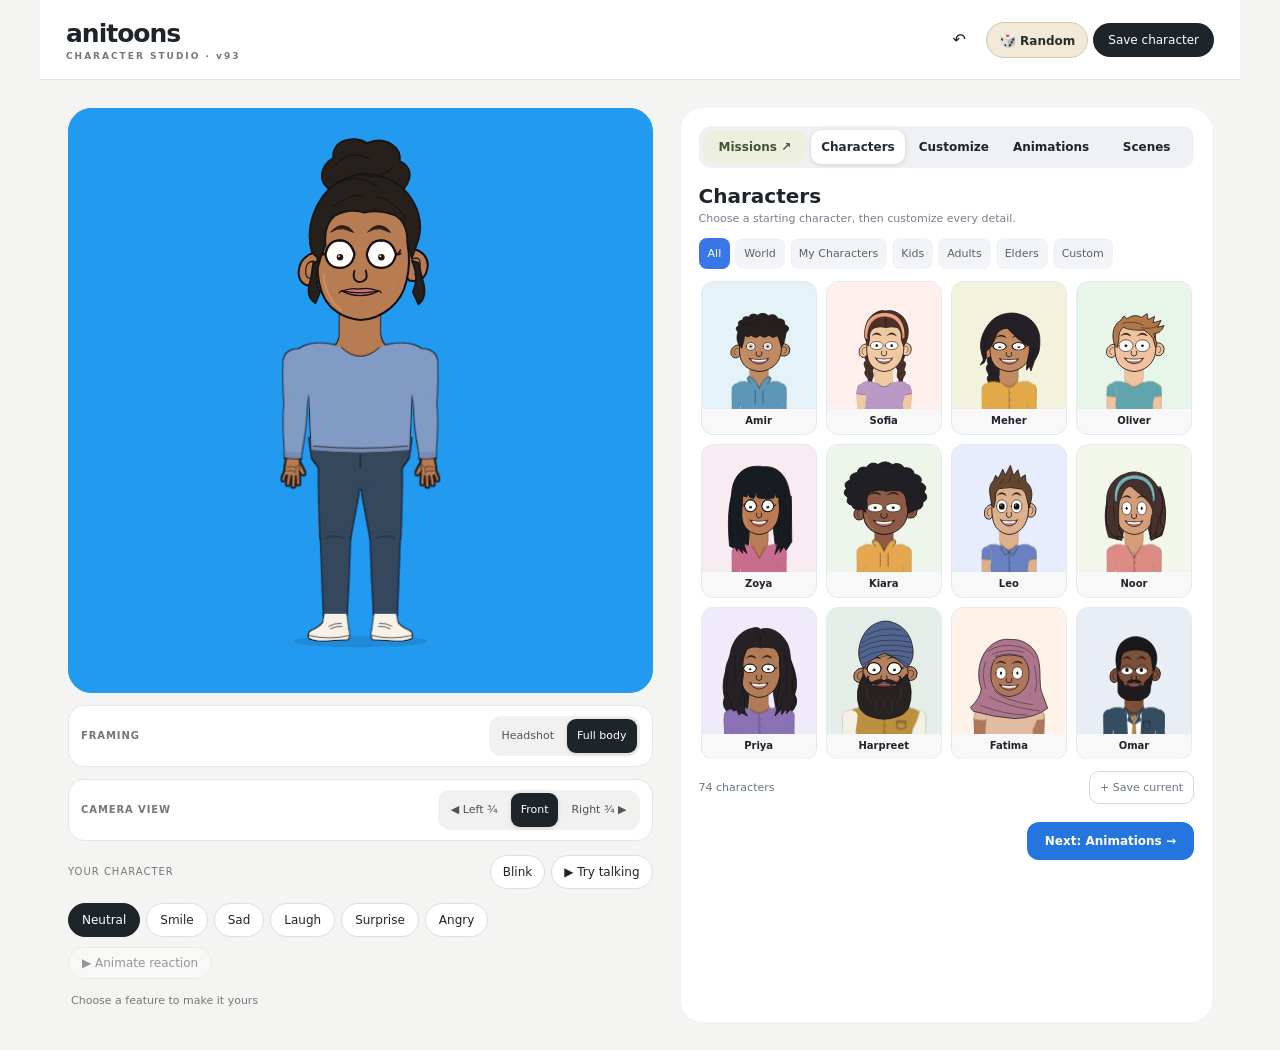
<file: index.html>
<!DOCTYPE html><html lang="en"><head><meta charset="utf-8"><meta name="viewport" content="width=device-width,initial-scale=1"><meta name="theme-color" content="#161b23"><title>Umto · Character Studio v93</title>
<style>
:root{font-family:system-ui,-apple-system,"Segoe UI",sans-serif;color-scheme:dark;--line:#394454;--card:#1d2632;--text:#eef2fa;--muted:#acbad0;--accent:#168eea}*{box-sizing:border-box}body{margin:0;background:#10151e;color:var(--text)}header{padding:19px clamp(16px,4vw,30px);border-bottom:1px solid var(--line)}h1{font-size:clamp(21px,4vw,27px);letter-spacing:-.045em;margin:0 0 5px}header p{margin:0;color:var(--muted);font-size:13px;line-height:1.5}.pill{font-size:11px;display:inline-flex;padding:5px 9px;color:#f9cd91;border:1px solid #6d5632;border-radius:30px;margin-top:9px}.layout{max-width:1210px;margin:auto;padding:14px;display:grid;grid-template-columns:minmax(0,1.07fr) minmax(335px,.93fr);gap:15px}.card{background:var(--card);border:1px solid var(--line);border-radius:18px;padding:14px;min-width:0}.stage{width:100%;aspect-ratio:1;overflow:hidden;border-radius:15px;position:relative;background:#229af0}.stage svg{width:100%;height:100%;display:block}.toolbar,.tabs{display:flex;gap:8px;flex-wrap:wrap;margin-top:12px}.btn,.tab,.choice{font:inherit;color:#f1f5fb;background:#293646;border:1px solid #47566b;border-radius:11px;padding:10px 12px;cursor:pointer;touch-action:manipulation}.btn.primary,.tab[aria-selected=true]{background:#126eb9;border-color:#66b9f9}.choice[aria-pressed=true]{background:#164b77;border-color:#5cbaff;box-shadow:inset 0 0 0 1px #2f8ec9}.btn:focus-visible,.tab:focus-visible,.choice:focus-visible{outline:3px solid #ffba63;outline-offset:2px}.toolbar{margin-bottom:12px}.tab{font-size:13px;padding:9px 10px}.status{color:var(--muted);font-size:12px;line-height:1.5}.status b{color:white}h2{font-size:19px;margin:0 0 8px}h3{font-size:15px;margin:15px 0 10px}.choices{display:grid;grid-template-columns:repeat(3,minmax(0,1fr));gap:8px;margin-top:10px}.choice{min-width:0;display:flex;min-height:86px;flex-direction:column;align-items:center;justify-content:center;gap:5px;padding:7px 4px;font-size:12px}.choice svg{height:47px;width:100%;max-width:112px}.choice b{line-height:1.2}.hint{color:var(--muted);font-size:12px;line-height:1.6;margin:12px 0}.fourup{display:grid;grid-template-columns:repeat(4,1fr);gap:7px}.mini{background:#1895f0;border-radius:9px;overflow:hidden;aspect-ratio:1}.mini svg{width:100%;height:100%}.miniLabel{text-align:center;color:var(--muted);font-size:12px}.row{display:flex;justify-content:space-between;align-items:center;gap:12px}.tag{font-size:11px;color:#f6cd91}.sliders{display:grid;grid-template-columns:repeat(2,1fr);gap:12px;margin:13px 0}.sliders label{font-size:12px;color:var(--muted)}.sliders input{width:100%;accent-color:#3aa2fd;margin:11px 0 3px}.notes{border-top:1px solid #394454;padding-top:12px;margin-top:16px;font-size:12px;color:var(--muted);line-height:1.6} .swatch{height:15px;width:15px;border:2px solid #fff;border-radius:50%;display:inline-block;vertical-align:middle;margin:0 2px}.compact{font-size:12px;color:var(--muted)}.footer{padding:0 18px 20px;text-align:center;color:#718198;font-size:11px}@media(max-width:800px){.layout{grid-template-columns:1fr;padding:10px}.card{padding:11px}.stage{max-width:590px;margin:auto}.btn{padding:10px}.fourup{gap:6px}.choices{grid-template-columns:repeat(3,1fr)}}

.focus-grid{display:grid;grid-template-columns:repeat(3,minmax(0,1fr));gap:8px}.focus-item{padding:8px 4px 10px;min-width:0;cursor:pointer;background:#253444;color:#f2f5fc;border:1px solid #4e6178;border-radius:12px;text-align:center;font:inherit}.focus-item[aria-pressed=true]{border-color:#70c5ff;background:#194c77}.focus-item svg{display:block;width:100%;height:100px}.focus-item b{font-size:13px}.focus-item small{display:block;font-size:11px;color:#b9c6d9;margin-top:3px}.focus-item:focus-visible{outline:3px solid #ffc65f;outline-offset:2px}

/* v19 speech-motion studio */
.motion-panel{margin:12px 0 15px;padding:13px;background:#152130;border:1px solid #3b536e;border-radius:14px}
.motion-panel h3{margin:0 0 5px;font-size:16px}.motion-sub{color:#b7c8dc;font-size:12px;line-height:1.5;margin:0 0 9px}
.motion-row{display:flex;gap:9px;align-items:center;flex-wrap:wrap;margin:8px 0}
.motion-row label{font-size:12px;color:#d2def0}
.motion-row input[type=range]{accent-color:#42a7f9;max-width:125px;vertical-align:middle}
.motion-editor{display:block;width:100%;background:#0c1623;border:1px solid #51647b;border-radius:9px;color:#f8fbff;padding:11px;font-size:14px;min-height:43px}
.motion-label{font-size:12px;display:block;margin:8px 0 4px;color:#d9e3ee}
.motion-timeline{display:flex;width:100%;gap:2px;min-height:49px;align-items:stretch;background:#0b1725;padding:4px;border-radius:9px;overflow-x:auto}
.cue{position:relative;min-width:19px;flex-basis:0;background:#244663;border:1px solid #52738c;border-radius:6px;color:#dfecf8;padding:5px 1px;font:600 10px system-ui;overflow:hidden;text-overflow:clip}
.cue[data-active=true]{background:#1689e3;border-color:#8dd2ff;color:white}
.motion-progress{width:100%;accent-color:#33a2f5;margin:10px 0 0}
.motion-meta{font-size:12px;color:#b9c9db;display:flex;justify-content:space-between;gap:10px;margin:2px 0 8px}
.motion-badge{color:#a8e2ff;font-weight:650}
.motion-file{display:block;font:12px system-ui;width:100%;max-width:370px;color:#dbe4f2}
.motion-file::file-selector-button{background:#254866;color:#f7fbff;border:1px solid #6985a4;border-radius:8px;padding:7px;margin-right:8px}
.motion-note{font-size:11px;color:#93b4ce;line-height:1.5;margin:7px 0 0}
@media(max-width:480px){.motion-row input[type=range]{max-width:100px}.cue{font-size:9px}}
/* Mobile character studio */
[hidden]{display:none!important}:root{color-scheme:light;--text:#1f242b;--muted:#68717d;--line:#e5e7eb}body{background:#f4f4f2;color:var(--text)}.app{max-width:1200px;margin:auto}.appbar{height:80px;display:flex;align-items:center;justify-content:space-between;padding:0 26px;background:#fff;border-bottom:1px solid #e4e4e1}.appbar strong{font-size:25px;letter-spacing:-1px}.appbar strong span{display:block;font-size:9px;letter-spacing:2px;margin-top:3px;color:#777}.app button{font:inherit;cursor:pointer;color:inherit}.appbar button{border:0;background:transparent;padding:10px 15px}.appbar .save{background:#1d252b;color:white;border-radius:24px;font-size:12px}.workspace{display:grid;grid-template-columns:1.1fr 1fr;gap:28px;padding:28px}.portrait{min-width:0}.stage{border-radius:24px;aspect-ratio:1}.previewbar{display:flex;align-items:center;gap:6px;margin:14px 0}.previewbar span{font-size:10px;letter-spacing:1px;color:#777;margin-right:auto}.previewbar button{border:1px solid #ddd;background:white;border-radius:20px;padding:9px 12px;font-size:12px}.expressions{display:flex;gap:6px;overflow:auto}.expressions button{border:1px solid #ddd;background:white;border-radius:20px;padding:9px 13px;font-size:12px;white-space:nowrap}.expressions button[aria-pressed=true]{background:#1d252b;color:white;border-color:#1d252b}.saveStatus{display:block;font-size:11px;color:#777;margin:15px 3px}.customizer{background:white;border-radius:22px;padding:18px;min-width:0}.features{display:flex;overflow:auto;gap:6px;border-bottom:1px solid #eee;padding-bottom:15px}.features button{flex:0 0 63px;border:0;background:transparent;border-radius:15px;padding:10px 4px;font-size:10px}.features button svg{display:block;width:28px;height:28px;margin:0 auto 7px;fill:none;stroke:currentColor;stroke-width:1.5;stroke-linecap:round;stroke-linejoin:round}.features button[aria-pressed=true]{background:#f0e9db;color:#694d20}.pickerHeading{display:flex;justify-content:space-between;align-items:center;margin:24px 0 18px}.pickerHeading h2{font-size:19px}.colorLabel{display:flex;align-items:center;gap:8px;font-size:11px;color:#777}.colorLabel input{width:28px;height:28px;padding:0;border:0;background:none}.designs{display:grid;grid-template-columns:repeat(3,minmax(0,1fr));gap:12px;max-height:350px;overflow:auto;padding:3px}.design{border:2px solid transparent;background:#f5f5f3;border-radius:20px;aspect-ratio:1;min-width:0;padding:10px}.design svg{width:100%;height:70%;display:block}.design span{font-size:11px;display:block;margin-top:5px}.design[aria-pressed=true]{border-color:#bb975b;background:#faf5e9}.colourChoice{aspect-ratio:1;border:4px solid white;border-radius:50%;box-shadow:0 0 0 1px #ddd}.sliders label{color:#656d76}.sliders input{accent-color:#a78349}.advanced{margin-top:24px;border-top:1px solid #eee;padding-top:16px;font-size:12px}.advanced summary{cursor:pointer;color:#777}.advanced .btn{background:#f5f5f3;color:#333;border-color:#ddd;font-size:11px;margin:8px 5px 5px 0}.motion-panel{background:#f7f7f5;border-color:#ddd}.motion-panel *{color:#333}.motion-editor{background:white;border-color:#ccc}.motion-note,.motion-sub{color:#666}.motion-timeline{background:#eee}.cue{background:#dbe6ec;color:#222}.app button:focus-visible{outline:3px solid #328ed6;outline-offset:2px}
@media(max-width:700px){.appbar{height:63px;padding:0 18px}.appbar strong{font-size:23px}.workspace{display:flex;flex-direction:column;gap:0;padding:0}.portrait{background:white}.stage{border-radius:0;aspect-ratio:auto;height:clamp(230px,37dvh,360px)}.previewbar{padding:0 15px;margin:10px 0}.expressions{padding:0 15px 8px}.saveStatus{margin:3px 15px 12px}.customizer{border-radius:0;padding:13px 15px 24px;border-top:1px solid #eee}.features{padding-bottom:9px}.pickerHeading{margin:17px 0 12px}.designs{max-height:290px}.design{border-radius:50%;padding:10px}.design span{font-size:10px}.advanced{margin-top:14px}}
.designs[data-feature="hair"] .design svg{height:82%;}.designs[data-feature="hair"] .design{aspect-ratio:.87;border-radius:18px;padding:5px}.designs[data-feature="hair"] .design span{margin:0;font-size:10px}.designs{overscroll-behavior:contain;scrollbar-width:thin}
.designs[data-feature="facialHair"] .design,.designs[data-feature="beard"] .design,.designs[data-feature="moustache"] .design{border-radius:16px;aspect-ratio:.85;padding:5px}.designs[data-feature="facialHair"] .design svg,.designs[data-feature="beard"] .design svg,.designs[data-feature="moustache"] .design svg{height:80%}

.appbar>div{display:flex;align-items:center;gap:5px}
.appbar .random{background:#f2e9d8;border:1px solid #dac7a9;border-radius:24px;color:#292c2b;font-size:12px;font-weight:700;padding:9px 12px}
.appbar .random:hover{background:#e9d9ba}
.appbar .random:focus-visible{outline:3px solid #328ed6;outline-offset:2px}
.appbar .randomIcon{font-size:14px}
@media(max-width:700px){.appbar{padding:0 12px}.appbar strong{font-size:19px}.appbar strong span{font-size:8px;letter-spacing:.9px}.appbar button{padding:7px 10px}.appbar .random{padding:8px 10px}.appbar .save{padding:9px 11px}}
@media(max-width:395px){.appbar .randomText{display:none}.appbar .random{padding:7px 9px}.appbar .save{font-size:11px;padding:8px}.appbar strong{font-size:18px}}
/* Camera-only 2.5D preview. No character paths or source assets are changed. */
.camera-row{display:flex;gap:12px;align-items:center;justify-content:space-between;margin:12px 0 0;padding:10px 12px;background:#fff;border:1px solid #e6e6e2;border-radius:16px}
.camera-label{font-size:10px;letter-spacing:.09em;font-weight:700;color:#777;white-space:nowrap}
.camera-options{display:flex;gap:3px;background:#f1f1ef;border-radius:12px;padding:3px;min-width:0}
.camera-options button{border:0;background:transparent;border-radius:9px;padding:8px 10px;font-size:11px;white-space:nowrap;color:#4d5358;min-height:34px}
.camera-options button[aria-pressed=true]{background:#1d252b;color:white;box-shadow:0 1px 4px #0002}
.camera-options button:focus-visible{outline:3px solid #328ed6;outline-offset:2px}
@media(max-width:700px){.camera-row{margin:10px 12px 0;padding:8px;gap:6px}.camera-options{flex:1;justify-content:space-between}.camera-options button{flex:1;padding:8px 3px;font-size:10px}}
.designs:is([data-feature="shirt"],[data-feature="bottom"],[data-feature="dress"]) .design{border-radius:16px;aspect-ratio:.92;padding:6px}.designs:is([data-feature="shirt"],[data-feature="bottom"],[data-feature="dress"]) .design svg{height:78%}
.reactionControl{margin:10px 0 0;border:1px solid #ddd;background:white;border-radius:20px;padding:8px 13px;font-size:12px!important}.reactionControl:disabled{opacity:.45;cursor:default}@media(max-width:700px){.reactionControl{margin:2px 15px 10px}}
#previewMount{position:relative}.featureControls{position:absolute;z-index:2;right:8px;bottom:8px;width:108px;padding:8px;border-radius:14px;background:#ffffffeb;box-shadow:0 2px 10px #0001;color:#25303a}.featureControls strong{display:block;text-align:center;font-size:11px;margin-bottom:4px}.fitArrows{display:grid;grid-template-columns:repeat(3,1fr);gap:3px}.fitArrows button{border:1px solid #d6dde0;border-radius:9px;background:white;min-height:29px;padding:2px;font-size:18px!important}.fitArrows [data-move=up]{grid-column:2}.fitArrows [data-move=left]{grid-column:1;grid-row:2}.fitArrows [data-move=reset]{grid-column:2;grid-row:2}.fitArrows [data-move=right]{grid-column:3;grid-row:2}.fitArrows [data-move=down]{grid-column:2;grid-row:3}.featureControls label{display:block;font-size:10px;margin-top:5px}.featureControls output{float:right;font-size:9px;color:#58616a}.featureControls input{display:block;width:100%;margin:3px 0 0;accent-color:#a78349;height:17px}@media(max-width:700px){.featureControls{width:91px;padding:6px;right:6px;bottom:6px}.fitArrows button{min-height:28px}}

/* Premade characters and personal presets */
.studio-switch{display:flex;background:#eff1f4;border-radius:12px;padding:4px;gap:4px;margin-bottom:16px}
.studio-switch button{flex:1;border:0;border-radius:10px;background:transparent;padding:10px;font-size:12px;font-weight:650}
.studio-switch button[aria-selected=true]{background:white;box-shadow:0 1px 5px #0002;color:#1f2937}
.library-heading h2{font-size:20px;margin:0}.library-heading p{font-size:11px;color:#78808c;margin:4px 0 13px}
.library-tabs{display:flex;gap:5px;overflow-x:auto;padding:0 0 10px;scrollbar-width:thin}
.library-tabs button{background:#f2f4f7;border:0;border-radius:8px;white-space:nowrap;font-size:11px;padding:9px;color:#58636c}
.library-tabs button[aria-selected=true]{background:#3977e6;color:white}
.preset-grid{display:grid;grid-template-columns:repeat(4,minmax(0,1fr));gap:9px;max-height:480px;overflow-y:auto;padding:2px;scrollbar-width:thin}
.preset-wrap{position:relative;min-width:0}
.preset-card{display:block;width:100%;border:1px solid #e4e8ef;background:#f8f8f9;border-radius:12px;overflow:hidden;padding:0;text-align:center}
.preset-card[aria-pressed=true]{border-color:#367be9;box-shadow:0 0 0 2px #367be944}
.preset-card:hover{border-color:#367be9}
.preset-card:focus-visible,.studio-switch button:focus-visible,.library-tabs button:focus-visible{outline:3px solid #367be9;outline-offset:2px}
.preset-art{aspect-ratio:.9;background:#e5eef7}.preset-art svg{display:block;width:100%;height:100%}
.preset-name{display:block;font-weight:600;font-size:10px;padding:6px 3px 8px;white-space:nowrap;overflow:hidden;text-overflow:ellipsis}
.preset-delete{position:absolute;right:5px;top:5px;background:#fffffff0;border:1px solid #dce0e4;border-radius:6px;padding:2px 7px}
.preset-empty{grid-column:1/-1;text-align:center;padding:26px 10px;color:#687482;font-size:12px;line-height:1.6}
.library-footer{display:flex;justify-content:space-between;align-items:center;gap:10px;margin-top:12px;font-size:11px;color:#697683}
.library-footer button{border:1px solid #d4dae2;border-radius:10px;background:white;padding:9px 10px;font-size:11px}
@media(max-width:700px){.preset-grid{gap:6px;max-height:390px}.preset-name{font-size:9px}}
@media(max-width:390px){.preset-grid{grid-template-columns:repeat(3,minmax(0,1fr))}}


.animation-navigation{display:flex;justify-content:flex-end;margin-top:18px;gap:8px}.animation-navigation button,.animation-transport button{border:1px solid #dce1e8;background:white;padding:12px 18px;border-radius:12px;font-size:12px}.animation-navigation .next-animation{background:#2476de;color:white;border:0;font-weight:650}.animation-grid{display:grid;grid-template-columns:repeat(3,minmax(0,1fr));gap:10px;margin:20px 0;max-height:480px;overflow-y:auto;overscroll-behavior:contain;padding:2px;scrollbar-width:thin}.animation-card{border:1px solid #e2e7ee;border-radius:14px;background:#f7f9fc;min-height:102px;padding:14px 7px;display:flex;flex-direction:column;align-items:center;gap:7px}.animation-card[aria-pressed=true]{background:#eaf2ff;border-color:#2476de;box-shadow:0 0 0 1px #2476de}.animation-card .animation-icon{font-size:27px}.animation-card strong{font-size:12px}.animation-card small{font-size:10px;color:#68717d}.animation-transport{display:flex;align-items:center;gap:10px;flex-wrap:wrap;border-top:1px solid #e4e8ef;padding-top:16px}.animation-transport label{font-size:12px}.animation-status{font-size:12px;color:#68717d;line-height:1.5;min-height:36px}.animating-screen .expressions,.animating-screen .reactionControl,.animating-screen .camera-row:has([data-framing]),.animating-screen #blinkPreview,.animating-screen #talkPreview{display:none}.studio-switch{flex-wrap:wrap}.animation-heading{font-size:21px;margin:16px 0 7px}.animation-subtitle{font-size:12px;line-height:1.5;color:#68717d;margin:0}
@media(max-width:700px){.animation-grid{gap:7px;margin:14px 0}.animation-card{min-height:90px;padding:10px 4px}.animation-card small{font-size:9px}.animation-navigation{position:sticky;bottom:0;background:white;padding:12px 0 4px;z-index:2}.animation-grid{max-height:390px;overflow:auto}}
.preset-country{display:block;font-size:9px;color:#68717d;padding:0 3px 8px}.preset-card:has(.preset-country) .preset-name{padding-bottom:2px}.animation-framing{display:flex;align-items:center;gap:6px;margin:14px 0}.animation-framing button{border:1px solid #dce1e8;background:#fff;border-radius:9px;padding:8px 12px;font-size:11px}.animation-framing button[aria-pressed=true]{background:#2476de;color:white}.animation-card .animation-poster{display:block;width:100%;height:115px;border-radius:10px;overflow:hidden;background:#edf2ef}.animation-card .animation-poster svg{display:block;width:100%;height:100%;max-height:none}.animation-card{padding:7px 7px 11px;gap:5px;min-height:166px}.animation-card strong{font-size:11px}.animation-card small{font-size:9px}.animation-framing{flex-wrap:wrap}@media(max-width:480px){.animation-card .animation-poster{height:92px}.animation-card{min-height:142px}}.designs[data-feature="dress"] .design,.designs[data-feature="bottom"] .design{aspect-ratio:.76;border-radius:14px;padding:5px}.designs[data-feature="dress"] .design svg,.designs[data-feature="bottom"] .design svg{height:82%}</style></head><body>
<header><h1>🎬 Umto · Character Studio v93</h1><p>v93 · seated poses, props and interactions</p><span class="pill">Single HTML · Offline · Editable SVG parts</span></header>
<main class="layout">
<section class="card"><div class="stage" id="stage">
<svg xmlns="http://www.w3.org/2000/svg" id="character" viewBox="0 0 1254 1254" role="img" aria-label="Anitoons layered character preview">
<defs>
  <linearGradient id="sky" x1="0" y1="0" x2="0" y2="1"><stop stop-color="#299efa"/><stop offset="1" stop-color="#0b8fea"/></linearGradient>
  <linearGradient id="skinFill" x1="0" y1="0" x2="1" y2=".75"><stop stop-color="#f6b36e"/><stop offset=".8" stop-color="#eca064"/><stop offset="1" stop-color="#e79560"/></linearGradient>
  <linearGradient id="shirtFill" x1="0" y1="0" x2=".4" y2="1"><stop stop-color="#f0828c"/><stop offset="1" stop-color="#e56879"/></linearGradient>
  <linearGradient id="hairFill" x1="0" y1="0" x2=".7" y2="1"><stop stop-color="#2b2727"/><stop offset=".6" stop-color="#2b2727"/><stop offset="1" stop-color="#2b2727"/></linearGradient>
  <filter id="softshadow"><feGaussianBlur stdDeviation="3"/></filter>
  <style>.ink{stroke:#15100f;stroke-width:9;stroke-linecap:round;stroke-linejoin:round}.hairline{stroke:#140e0f;stroke-width:7;stroke-linecap:round;stroke-linejoin:round;fill:none}.thin{stroke:#170e0f;stroke-width:5;stroke-linecap:round;stroke-linejoin:round;fill:none}.designs:is([data-feature="shirt"],[data-feature="bottom"],[data-feature="dress"]) .design{border-radius:16px;aspect-ratio:.92;padding:6px}.designs:is([data-feature="shirt"],[data-feature="bottom"],[data-feature="dress"]) .design svg{height:78%}
.reactionControl{margin:10px 0 0;border:1px solid #ddd;background:white;border-radius:20px;padding:8px 13px;font-size:12px!important}.reactionControl:disabled{opacity:.45;cursor:default}@media(max-width:700px){.reactionControl{margin:2px 15px 10px}}
#previewMount{position:relative}.featureControls{position:absolute;z-index:2;right:8px;bottom:8px;width:108px;padding:8px;border-radius:14px;background:#ffffffeb;box-shadow:0 2px 10px #0001;color:#25303a}.featureControls strong{display:block;text-align:center;font-size:11px;margin-bottom:4px}.fitArrows{display:grid;grid-template-columns:repeat(3,1fr);gap:3px}.fitArrows button{border:1px solid #d6dde0;border-radius:9px;background:white;min-height:29px;padding:2px;font-size:18px!important}.fitArrows [data-move=up]{grid-column:2}.fitArrows [data-move=left]{grid-column:1;grid-row:2}.fitArrows [data-move=reset]{grid-column:2;grid-row:2}.fitArrows [data-move=right]{grid-column:3;grid-row:2}.fitArrows [data-move=down]{grid-column:2;grid-row:3}.featureControls label{display:block;font-size:10px;margin-top:5px}.featureControls output{float:right;font-size:9px;color:#58616a}.featureControls input{display:block;width:100%;margin:3px 0 0;accent-color:#a78349;height:17px}@media(max-width:700px){.featureControls{width:91px;padding:6px;right:6px;bottom:6px}.fitArrows button{min-height:28px}}
</style>
</defs>
<rect id="background" width="1254" height="1254" fill="#229af0"/>
<g id="hairBack">
  <path class="ink" fill="url(#hairFill)" d="M356 647 C331 582 340 524 356 472 C348 416 379 352 414 317 C427 282 465 258 482 247 C469 211 486 171 515 145 C536 111 586 91 632 92 C670 53 743 52 779 89 C828 91 852 135 855 184 C895 208 918 259 934 310 C988 358 997 442 982 498 C1002 558 983 624 959 665 C926 704 888 708 856 684 L831 589 C807 516 771 413 669 376 C550 363 475 433 439 556 L427 699 C391 729 368 685 356 647 Z"/>
  <path class="hairline" d="M398 537 Q367 435 434 332 M881 310 Q956 380 934 480 M459 285 Q465 218 517 195 M513 151 Q535 105 608 103"/>
</g>
<g id="headwearBack"></g>
<g id="torso"></g>
<g id="earLeft"></g>
<g id="earRight"></g>
<g id="face">
  <path class="ink" fill="url(#skinFill)" d="M441 550 C426 485 432 414 478 369 C515 330 568 320 627 322 C689 319 747 336 789 376 C834 419 849 483 838 550 C849 611 847 660 834 714 C824 758 799 807 760 838 C720 870 674 890 627 890 C586 887 550 873 523 854 C484 828 455 790 443 722 C429 651 437 582 441 550 Z"/>
  <path d="M463 684 Q468 789 545 849" fill="none" stroke="#ffd2a0" stroke-width="8" opacity=".28"/>
  <path d="M805 696 Q797 790 740 829" fill="none" stroke="#ba744f" stroke-width="5" opacity=".17"/>
  <path d="M474 734 Q487 740 497 736 M763 736 Q778 742 789 734" fill="none" stroke="#d58a61" stroke-width="4" opacity=".4" stroke-linecap="round"/>
</g>
<g id="eyebrowGroup"></g>
<g id="eyeGroup"></g>
<g id="noseGroup"></g>
<g id="beardGroup"></g>
<g id="moustacheGroup"></g>
<g id="mouthGroup"></g>
<g id="glassesGroup"></g>
<g id="frontHair"></g>
<g id="headwearFront"></g>
</svg>
</div><div class="toolbar"><button class="btn primary" id="demo">▶ Speech demo</button><button class="btn" id="artDemo">▶ Smile · Sad · Laugh</button><button class="btn" id="blink">Blink</button><button class="btn" id="png">Save PNG</button><button class="btn" id="exportSvg">Save whole SVG</button><button class="btn" id="exportSheet">Export mouth sheet</button></div><div class="status" id="status"></div><section class="motion-panel" aria-label="Speech motion studio">
<h3>Speech motion studio <span class="motion-badge">NEW</span></h3>
<p class="motion-sub">The default speech set is intentionally smaller: seven practical talking mouths plus separate smile, sad and laugh expression mouths. Use a prepared sequence, or enter your own cues and timing.</p>
<div class="motion-row"><button type="button" class="btn primary" id="speechPlay">▶ Play speech</button><button type="button" class="btn" id="speechStop">■ Stop</button><button type="button" class="btn" id="presetLa">HELLO · WOW</button><button type="button" class="btn" id="presetMama">MAMA</button></div>
<label class="motion-label" for="cueInput">Viseme cues (shape:milliseconds)</label>
<input id="cueInput" class="motion-editor" value="closed:120 MBP:150 A:220 closed:90 EE:190 O:220 closed:90 U:220 FV:170 smile:220 closed:170" spellcheck="false" autocomplete="off" aria-label="Phoneme timeline cues">
<div class="motion-row"><label for="tempo">Speed <strong id="tempoVal">1.0×</strong></label><input id="tempo" type="range" min="60" max="160" step="10" value="100"></div>
<div class="motion-timeline" id="cueTimeline" role="group" aria-label="Viseme sequence timeline"></div>
<input id="playhead" class="motion-progress" type="range" min="0" max="1000" value="0" aria-label="Speech playback position"><div class="motion-meta"><span id="timeReadout">0.00 / 0.00 s</span><span id="activeReadout">Closed</span></div>
<label class="motion-label" for="audioFile">Optional: use your own audio (MP3, WAV, M4A)</label><input class="motion-file" id="audioFile" type="file" accept="audio/*"><div class="motion-note" id="audioStatus">No audio selected · animated cue demo only. With audio, cues are stretched uniformly to its duration; this is manual timing, not automatic speech recognition.</div>
</section><h3>Same character · four mouth positions</h3><div id="fourup" class="fourup"></div><h3>Expression mouths</h3><div id="focus" class="focus-grid"></div><p class="hint">For regular talking, the default library is smaller on purpose: <strong>Closed</strong>, <strong>M/B/P</strong>, <strong>EE/teeth</strong>, <strong>A</strong>, <strong>O</strong>, <strong>U/pucker</strong>, and <strong>F/V</strong>. Separate expressive mouths are available for <strong>Smile</strong>, <strong>Sad</strong>, and <strong>Laugh</strong>.</p><p class="hint">Every mouth uses the same face and mouth anchor. All parts are SVG paths, so the hairstyle, ears, head, face, clothing and mouth can be independently changed without generating a new portrait.</p></section>
<section class="card"><div class="row"><h2>Character parts</h2><span class="tag">ILLUSTRATION REFINEMENT</span></div><div class="tabs" role="tablist"><button class="tab" role="tab" aria-selected="true" data-tab="mouth">Mouth</button><button class="tab" role="tab" aria-selected="false" data-tab="eyes">Eyes</button><button class="tab" role="tab" aria-selected="false" data-tab="brows">Brows</button><button class="tab" role="tab" aria-selected="false" data-tab="nose">Nose</button><button class="tab" role="tab" aria-selected="false" data-tab="hair">Hair</button><button class="tab" role="tab" aria-selected="false" data-tab="ears">Ears</button><button class="tab" role="tab" aria-selected="false" data-tab="mood">Moods</button></div><h3 id="category">Mouth shapes</h3><div id="choices" class="choices"></div><div class="sliders"><label>Mouth width <input id="width" type="range" min="75" max="135" value="110"></label><label>Mouth position <input id="position" type="range" min="-22" max="22" value="5"></label></div><div class="toolbar"><button class="btn" id="reset">Reset mouth</button><button class="btn" id="exportPart">Save selected part SVG</button><button class="btn" id="saveJson">Save rig JSON</button></div><div class="notes"><b>v20 simplified mouth system:</b> The main talking set is intentionally reduced to seven practical speech visemes: Closed, M/B/P, EE/teeth, A, O, U/pucker, and F/V. Extra emotional shapes are provided separately for Smile, Sad, and Laugh. <b>Drawing goal:</b> professional cartoon features, strong line weight, no raster face or image overlays. Consistent eyes, eyebrows, mouth and hair are individual SVG layers, not separately generated full portraits. Speech-motion playback uses hand-set cues; imported audio is not automatically transcribed or analyzed. Timing is scaled to the audio duration for preview.</div></section>
</main><div class="footer">Umto prototype v93 · Local/offline · No uploads or external requests</div>
<script src="scenes/catalog.js"></script><script>
'use strict';

const skin='#efa66a',ink='#161011',lip='#c8757c',lipBright='#ec9a9d',inner='#6d3039',tongue='#ef929a',white='#fffdfa';
function line(d,w=7){return `<path d="${d}" fill="none" stroke="${ink}" stroke-width="${w}" stroke-linecap="round" stroke-linejoin="round"/>`}
function shape(d,fill,w=7){return `<path d="${d}" fill="${fill}" stroke="${ink}" stroke-width="${w}" stroke-linecap="round" stroke-linejoin="round"/>`}
function baseMouthSvg(key){
const corner=`${line('M -73 -2 q -9 1 -12 10',5)}${line('M 73 -2 q 9 1 12 10',5)}`;
switch(key){
case 'closed':return shape('M-74 0 Q-34 -16 -10 -9 Q-1 -13 7 -10 Q34 -17 74 0 Q37 20 0 20 Q-38 20 -74 0Z',lip,6)+line('M-72 0 Q-32 8 0 8 Q33 8 72 0',5)+corner;
case 'MBP':return shape('M-70 3 Q-33 -5 -8 0 Q0 5 10 0 Q38 -6 70 3 Q32 17 0 16 Q-35 16 -70 3Z',lip,6)+line('M-65 3 Q0 10 65 3',6);
case 'A':return shape('M-74 -23 Q-32 -33 0 -23 Q36 -34 74 -22 Q83 28 53 57 Q0 92 -53 57 Q-82 26 -74 -23Z',lip,7)+shape('M-66 -11 Q0 -18 66 -11 Q68 31 40 50 Q0 71 -40 50 Q-69 27 -66 -11Z',inner,4)+shape('M-63 -13 Q0 -3 63 -13 L57 3 Q0 16 -57 3Z',white,2)+shape('M-35 49 Q0 30 35 49 Q0 68 -35 49Z',tongue,2);
case 'EE':return shape('M-92 -12 Q-44 -26 0 -18 Q46 -27 92 -12 Q73 30 0 37 Q-74 30 -92 -12Z',lip,7)+shape('M-81 -10 Q0 -1 81 -10 L69 12 Q0 24 -69 12Z',white,2.5)+line('M0 -3 L0 19',2)+line('M-40 -1 L-40 18 M40 -1 L40 18',2);
case 'E':return shape('M-85 -17 Q-34 -31 0 -17 Q40 -32 85 -17 Q68 36 0 43 Q-69 36 -85 -17Z',lip,7)+shape('M-76 -13 Q0 2 76 -13 L63 16 Q0 32 -63 16Z',inner,3)+shape('M-72 -13 Q0 -4 72 -13 L63 6 Q0 17 -63 6Z',white,2)+shape('M-40 27 Q0 15 40 27 Q0 38 -40 27Z',tongue,2);
case 'I':return shape('M-97 -9 Q-44 -21 0 -13 Q48 -22 97 -9 Q72 24 0 29 Q-72 23 -97 -9Z',lip,7)+shape('M-84 -9 Q0 -1 84 -9 L69 14 Q0 23 -69 14Z',white,3)+line('M0 -1 L0 21',2)+line('M-38 0 L-38 19 M38 0 L38 19',2);
case 'O':return shape('M-45 -35 Q0 -57 45 -35 Q62 -8 52 40 Q31 76 0 78 Q-31 76 -52 40 Q-62 -8 -45 -35Z',lip,7)+shape('M-29 -19 Q0 -36 29 -19 Q42 9 30 39 Q0 60 -30 39 Q-43 9 -29 -19Z',inner,5)+shape('M-23 42 Q0 32 23 42 Q0 57 -23 42Z',tongue,2);
case 'U':return shape('M-34 -23 Q0 -45 34 -23 Q49 0 35 31 Q16 49 0 50 Q-16 49 -35 31 Q-49 0 -34 -23Z',lip,7)+shape('M-21 -11 Q0 -22 21 -11 Q32 9 20 27 Q0 38 -20 27 Q-33 9 -21 -11Z',inner,4);
case 'FV':return shape('M-76 -12 Q-35 -25 0 -14 Q35 -25 76 -12 Q59 22 0 34 Q-61 22 -76 -12Z',lip,7)+shape('M-65 -10 Q0 0 65 -10 L55 8 Q0 21 -55 8Z',white,3)+line('M-59 12 Q0 25 59 12',4);
case 'L':return [
 // L: natural narrow speaking aperture; tongue body rests low, only the tip reaches the alveolar ridge.
 shape('M-70 -13 Q-39 -24 -12 -18 Q0 -15 12 -18 Q39 -24 70 -13 Q73 14 44 32 Q0 46 -44 32 Q-73 14 -70 -13Z',lip,6.8),
 shape('M-59 -8 Q0 -17 59 -8 Q58 12 38 24 Q0 36 -38 24 Q-58 12 -59 -8Z',inner,3.2),
 // White upper teeth, a shallow line of lower teeth, and a dark recess around the tongue.
 shape('M-54 -9 Q-30 -5 -13 -6 Q0 -9 13 -6 Q30 -5 54 -9 L49 1 Q26 8 13 4 Q0 2 -13 4 Q-27 8 -49 1Z',white,2.4),
 shape('M-43 25 Q-19 29 0 29 Q19 29 43 25 L38 29 Q0 36 -38 29Z','#f7dfd5',1.5),
 // Tongue blade blends into the bottom of the mouth; ONLY the narrow tip rises to the top teeth.
 shape('M-35 25 Q-25 15 -14 13 Q-9 12 -7 2 Q-7 -4 0 -5 Q7 -4 7 2 Q9 12 14 13 Q25 15 35 25 Q0 34 -35 25Z',tongue,2.5),
 '<path d="M-10 21 Q0 24 10 21" fill="none" stroke="#d77280" stroke-width="2.5" stroke-linecap="round"/>',
 line('M-73 -11 Q-78 -8 -80 -3 M73 -11 Q78 -8 80 -3',3.2)
 ].join('');
case 'TH':return [
 // Dental fricative. Lower jaw relaxes; tongue is visibly between upper and lower incisors, not in front of lips.
 shape('M-76 -11 Q-41 -25 -10 -17 Q0 -14 10 -17 Q41 -25 76 -11 Q73 17 42 32 Q0 47 -42 32 Q-73 17 -76 -11Z',lip,6.8),
 shape('M-64 -8 Q0 -16 64 -8 Q61 16 41 26 Q0 38 -41 26 Q-61 16 -64 -8Z',inner,3),
 // Upper incisors are visible on either side of the tongue; small central teeth show above its tip.
 shape('M-60 -9 Q-33 -6 -19 -7 L-19 7 Q-36 9 -55 2Z',white,2),
 shape('M19 -7 Q33 -6 60 -9 L55 2 Q36 9 19 7Z',white,2),
 shape('M-18 -8 Q0 -7 18 -8 L17 1 Q0 5 -17 1Z',white,1.8),
 // Lower teeth peek through at sides, framing a broad, softly flattened tongue tip.
 shape('M-52 26 Q-35 29 -25 24 L-23 31 Q-38 35 -49 29Z',white,1.4),
 shape('M25 24 Q35 29 52 26 L49 29 Q38 35 23 31Z',white,1.4),
 shape('M-30 12 Q-22 8 -10 9 Q0 7 10 9 Q22 8 30 12 Q37 17 31 23 Q22 31 0 29 Q-22 31 -31 23 Q-37 17 -30 12Z',tongue,2.8),
 '<path d="M-23 13 Q0 10 23 13" fill="none" stroke="#ffb8b9" stroke-width="2.2" stroke-linecap="round"/>',
 line('M-78 -9 Q-83 -3 -82 1 M78 -9 Q83 -3 82 1',3.2)
 ].join('');
case 'SH':return [
 // Postalveolar fricative: modest protrusion, narrow horizontal gap, almost-touching incisors.
 '<path d="M-73 -14 Q-65 -5 -64 0 M73 -14 Q65 -5 64 0" stroke="#ac665b" stroke-width="3.6" fill="none" stroke-linecap="round"/>',
 // Slightly projecting upper lip with a clear central cupid bow and fuller bottom lip.
 shape('M-52 -13 Q-30 -26 -9 -19 Q0 -15 9 -19 Q30 -26 52 -13 Q62 1 51 16 Q31 29 0 30 Q-31 29 -51 16 Q-62 1 -52 -13Z',lip,6.8),
 shape('M-39 -6 Q-18 -10 0 -9 Q18 -10 39 -6 Q44 2 31 11 Q0 17 -31 11 Q-44 2 -39 -6Z',inner,3),
 // Teeth almost meet; soft lip-line at sides makes this distinct from wide O and tiny U.
 shape('M-34 -6 Q0 -1 34 -6 L31 2 Q0 5 -31 2Z',white,1.6),
 '<path d="M-26 9 Q0 12 26 9" stroke="#b96574" stroke-width="2.4" stroke-linecap="round" fill="none"/>',
 '<path d="M-41 17 Q0 25 41 17" stroke="#f0a2a6" stroke-width="2.3" fill="none" stroke-linecap="round"/>',
 line('M-57 -10 Q-64 -5 -64 0 M57 -10 Q64 -5 64 0',2.9)
 ].join('');
case 'smile':return shape('M-84 -16 Q-37 3 0 -7 Q36 2 84 -16 Q67 37 0 45 Q-66 35 -84 -16Z',lip,7)+shape('M-71 -12 Q0 4 71 -12 L58 13 Q0 31 -58 13Z',white,3)+line('M-78 -14 q-8 -5 -12 -11 M78 -14 q8 -5 12 -11',4);
case 'sad':return shape('M-76 8 Q-38 -4 0 2 Q34 -3 76 8 Q57 20 34 18 Q0 10 -34 18 Q-58 19 -76 8Z',lip,6.5)+line('M-72 8 Q0 -8 72 8',5)+line('M-77 10 q-8 4 -12 10 M77 10 q8 4 12 10',4);
case 'laugh':return shape('M-96 -22 Q-46 -6 0 -16 Q48 -6 96 -22 Q83 52 0 70 Q-82 52 -96 -22Z',lip,7)+shape('M-85 -8 Q0 8 85 -8 Q78 40 48 54 Q0 66 -48 54 Q-78 40 -85 -8Z',inner,4)+shape('M-78 -7 Q0 0 78 -7 L67 10 Q0 21 -67 10Z',white,2.2)+shape('M-42 47 Q0 31 42 47 Q0 61 -42 47Z',tongue,2);
default:return '';
}}
const mouthNames={closed:'Closed',MBP:'M / B / P',EE:'EE / teeth',A:'A · ah',O:'O · oh',U:'U / pucker',FV:'F / V',smile:'Smile',sad:'Sad',laugh:'Laugh'};
const eyeNames={open:'Open',half:'Half-lidded',blink:'Closed',wide:'Surprised',left:'Look left',right:'Look right',happy:'Happy'};
const browNames={neutral:'Neutral',raised:'Raised',angry:'Angry',worried:'Worried',sad:'Sad',one:'One raised'};
const noseNames={soft:'Soft',small:'Small',round:'Round'};
const moodNames={neutral:'Neutral',happy:'Happy',surprised:'Surprised',angry:'Angry',sleepy:'Sleepy',sad:'Sad'};
const catalog={mouth:mouthNames,eyes:eyeNames,brows:browNames,nose:noseNames,moods:moodNames};
let activeTab='mouth',demo=null;

function baseEyesSvg(key){
 let out='';
 for(const [cx,side] of [[546,-1],[711,1]]){
   const cy=607,looking=eyeGaze(key).x*24,lookY=eyeGaze(key).y*23,closed=key==='closed',happy=key==='happy';
   if(closed||happy){
     const curve=happy?-42:18;
     out+=line(`M${cx-60} ${cy+1} Q${cx} ${cy+curve} ${cx+60} ${cy+1}`,9.5);
     if(happy)out+=`<path d="M${cx-39} ${cy-3} Q${cx} ${cy-24} ${cx+37} ${cy-3}" stroke="#ab6b50" stroke-width="3" opacity=".8" fill="none"/>`;
   }else{
     const wide=key==='surprised',half=key==='sleepy';
     const w=wide?57:58,h=wide?62:51;
     const upper=`M${cx-w} ${cy-9} Q${cx-w+11} ${cy-h-14} ${cx} ${cy-h-14} Q${cx+w-13} ${cy-h-12} ${cx+w} ${cy-9}`;
     const p=`${upper} Q${cx+w-10} ${cy+h-8} ${cx} ${cy+h-6} Q${cx-w+8} ${cy+h-7} ${cx-w} ${cy-9}Z`;
     out+=shape(p,'#fffefa',9.2);
     // Pupil and catchlight move together, with consistent registration across visemes.
     out+=`<circle cx="${cx+looking}" cy="${cy+2+lookY}" r="13" fill="#241916"/><circle cx="${cx+looking-4}" cy="${cy-2+lookY}" r="3.5" fill="#fff"/>`;
     if(half){
       out+=shape(`${upper} Q${cx+24} ${cy+7} ${cx} ${cy+4} Q${cx-24} ${cy+7} ${cx-w} ${cy-9}Z`,'url(#skinFill)',5.3);
     }else{
       out+=line(upper,6);
     }
     out+=`<path d="M${cx-34} ${cy+h-2} Q${cx} ${cy+h+5} ${cx+34} ${cy+h-2}" stroke="#b97954" stroke-width="2.5" opacity=".32" fill="none"/>`;
   }
   // Both lashes start at the actual outer corner of the current eyelid.
   const x=cx+side*(closed||happy?60:key==='surprised'?57:58);
   const y=cy+(closed||happy?1:-9);
   out+=line(`M${x} ${y} Q${x+side*12} ${y-1} ${x+side*18} ${y-17}`,6.2);
   out+=line(`M${x} ${y} Q${x+side*13} ${y+5} ${x+side*21} ${y-5}`,4.8);
 }
 return out;
}
function browSvg(key){
 if(key==='sad')return [[546,1],[711,-1]].map(([cx,mirror])=>`<g transform="translate(${cx} 0) scale(${mirror} 1)">${shape('M-51 509 C-30 503 -7 476 27 473 Q43 474 51 482 L47 492 Q31 487 17 493 C-10 502 -30 512 -51 514Z','#2b1c19',3)}<path d="M-32 505 Q5 478 35 480" fill="none" stroke="#5d4037" stroke-width="2.5" opacity=".58" stroke-linecap="round"/></g>`).join('');
 let out='';
 for(const [cx,side] of [[546,-1],[711,1]]){
   let rise=key==='raised'?-26:0;
   if(key==='oneRaised'&&side===-1)rise=-29;
   let left=497+rise,right=497+rise;
   if(key==='angry'){left+=side===-1?13:-14;right+=side===-1?-14:13;}
   if(key==='worried'){left+=side===-1?-11:14;right+=side===-1?14:-11;}
   const top=Math.min(left,right)-20;
   out+=shape(`M${cx-51} ${left} Q${cx-19} ${top-17} ${cx+12} ${top-7} Q${cx+36} ${top-2} ${cx+51} ${right+2} Q${cx+26} ${right-7} ${cx+6} ${top+6} Q${cx-24} ${top+3} ${cx-51} ${left} Z`,'#2b1c19',3);
   out+=`<path d="M${cx-38} ${left-3} Q${cx-5} ${top-12} ${cx+25} ${right-11}" fill="none" stroke="#5d4037" stroke-width="2.7" opacity=".58" stroke-linecap="round"/>`;
 }
 return out;
}
function noseSvg(key){
 if(extraNoses[key])return `<g transform="translate(627 690)">${line(extraNoses[key].d,6.5)}</g>`;
 if(key==='button')return line('M607 676 Q597 705 610 715 Q631 726 651 711 Q663 695 651 681',7)+line('M610 713 Q622 720 637 716',3.2);
 if(key==='petite')return line('M615 678 Q610 697 617 707 Q632 717 646 703 Q648 694 644 683',6.8);
 return line('M601 671 Q593 697 604 711 Q626 732 651 708 Q660 694 651 669',8.4);
}

const hairBack={"bun": "\n<path class=\"ink\" fill=\"url(#hairFill)\" d=\"M470 290 Q428 265 439 216 Q453 170 502 149 Q504 99 570 88 Q624 56 678 82 Q729 49 776 83 Q820 105 823 142 Q865 165 863 206 Q855 252 814 279 Q875 296 898 358 Q936 426 895 537 Q870 485 841 444 Q815 415 788 390 Q743 393 707 360 Q679 380 626 378 Q592 391 569 407 Q505 410 470 462 Q448 531 418 610 Q388 542 414 451 Q399 359 470 290 Z\"/>\n<path class=\"hairline\" d=\"M499 234 Q493 154 560 114 M549 175 Q536 101 617 88 M608 162 Q618 83 697 88 M695 102 Q754 93 766 146 M770 138 Q799 200 742 225 M557 326 Q539 260 601 232 M615 226 Q681 180 739 227 M728 306 Q783 322 826 390 M459 403 Q484 350 529 340\"/>\n<path class=\"hairline\" d=\"M446 540 Q412 636 422 717 Q405 779 423 833 Q441 867 464 892 M823 476 Q855 564 850 648 Q875 722 837 805 Q796 863 816 915\"/>\n<path class=\"thin\" d=\"M443 738 Q437 822 472 868 M841 718 Q844 807 812 859\"/>\n", "long": "\n<path class=\"ink\" fill=\"url(#hairFill)\" d=\"M353 715 Q321 574 352 425 Q378 277 488 233 Q511 156 605 153 Q720 117 811 197 Q907 253 929 411 Q971 635 957 943 Q930 1012 867 1049 L828 1003 Q885 880 853 731 Q827 590 802 452 Q727 398 623 385 Q504 386 454 506 Q421 611 424 720 Q397 906 430 1014 L380 1030 Q333 921 353 715Z\"/>\n<path class=\"hairline\" d=\"M385 605 Q380 420 452 322 M451 483 Q485 366 605 339 M575 236 Q717 209 824 342 M871 497 Q920 794 903 972 M401 743 Q394 901 410 973\"/>\n", "crop": "\n<path class=\"ink\" fill=\"url(#hairFill)\" d=\"M407 574 Q361 497 392 398 Q385 315 458 264 Q503 186 599 195 Q683 150 766 207 Q873 220 899 344 Q936 432 859 530 Q853 462 822 442 L780 413 Q739 395 698 413 Q657 404 627 412 Q579 378 547 409 Q473 419 444 483 L422 576Z\"/>\n<path class=\"hairline\" d=\"M442 385 Q511 270 611 278 M524 315 Q604 241 701 290 M694 265 Q800 268 847 374 M790 377 Q822 403 836 444\"/>\n"};
const hairFront={"bun": "<path class=\"ink\" fill=\"url(#hairFill)\" d=\"M405 599 Q382 525 415 445 Q426 381 474 357 Q503 347 543 366 Q583 342 625 359 Q659 320 712 338 Q769 331 818 376 Q875 419 872 567 Q850 552 836 520 Q803 477 785 452 Q748 430 706 384 Q666 400 634 400 Q570 392 518 425 Q455 458 443 551 Q428 603 405 599Z\"/>\n<path class=\"hairline\" d=\"M441 486 Q461 397 532 382 M560 373 Q598 354 630 384 M649 378 Q674 343 718 362 M766 374 Q838 413 850 493\"/>\n<path class=\"hairline\" d=\"M423 517 Q379 641 394 721 Q373 817 455 888 M831 503 Q859 628 856 713 Q874 820 818 919\"/>\n", "long": "<path class=\"ink\" fill=\"url(#hairFill)\" d=\"M423 562 Q393 470 449 382 Q467 324 543 297 Q612 257 693 287 Q785 291 838 373 Q877 428 858 580 Q823 489 777 434 Q718 401 640 398 Q570 403 513 439 Q458 482 423 562Z\"/>\n<path class=\"hairline\" d=\"M458 447 Q491 363 571 325 M615 301 Q698 283 776 350 M821 400 Q849 466 856 535\"/>\n", "crop": "<path class=\"ink\" fill=\"url(#hairFill)\" d=\"M411 540 Q384 471 419 384 Q445 321 505 306 Q548 249 634 264 Q691 240 741 284 Q817 273 856 365 Q882 430 855 565 Q828 471 795 445 Q763 416 724 417 Q704 392 682 393 Q635 399 607 388 Q539 397 505 425 Q453 457 429 579 L411 540Z\"/>\n<path class=\"hairline\" d=\"M473 389 Q518 321 576 316 M570 361 Q634 295 691 334 M690 352 Q750 330 806 403\"/>\n"};
const ears={"round": {"L": "<path class=\"ink\" fill=\"url(#skinFill)\" d=\"M441 590 C405 584 363 615 355 654 C340 714 384 755 427 728 Q448 709 446 683Z\"/><path class=\"thin\" d=\"M421 627 Q380 626 384 680 Q383 699 403 705\"/>", "R": "<path class=\"ink\" fill=\"url(#skinFill)\" d=\"M825 580 Q878 560 914 602 Q939 634 920 683 Q899 725 846 714 L824 687Z\"/><path class=\"thin\" d=\"M859 617 Q902 601 893 656 Q892 682 870 686\"/>"}, "small": {"L": "<path class=\"ink\" fill=\"url(#skinFill)\" d=\"M443 631 Q405 605 379 642 Q358 682 387 710 Q408 731 436 711Z\"/><path class=\"thin\" d=\"M418 652 Q390 654 399 689\"/>", "R": "<path class=\"ink\" fill=\"url(#skinFill)\" d=\"M828 626 Q871 602 898 638 Q921 669 896 704 Q870 729 836 700Z\"/><path class=\"thin\" d=\"M855 645 Q883 649 876 684\"/>"}, "pointed": {"L": "<path class=\"ink\" fill=\"url(#skinFill)\" d=\"M442 640 Q395 590 371 581 Q355 644 374 702 Q392 737 436 717Z\"/><path class=\"thin\" d=\"M392 651 Q402 634 426 659\"/>", "R": "<path class=\"ink\" fill=\"url(#skinFill)\" d=\"M823 640 Q877 590 906 580 Q920 643 902 702 Q878 735 836 713Z\"/><path class=\"thin\" d=\"M884 650 Q869 639 849 659\"/>"}};
const state={gestureSide:-1,armPose:'rest',talkGestures:true,framing:'full',pose:'relaxed',trouserColour:'#34465d',shoeColour:'#f6f2e9',head:'balanced',headSize:100,gazeX:0,gazeY:0,glasses:'none',glassesColour:'#242424',lensColour:'#6c5040',lensOpacity:20,mouth:'closed',eyes:'open',brows:'neutral',nose:'soft',hair:'bun',ears:'round',width:110,position:5,mouthStyle:'soft',eyeStyle:'round',headwear:'none',headwearColour:'#2b2727',beard:'none',moustache:'none',beardColour:'#2b2727',moustacheColour:'#2b2727',facialHair:'none',facialHairColour:'#2b2727'};
const catalogs={mouth:mouthNames,eyes:{open:'Open',sleepy:'Sleepy',closed:'Closed',surprised:'Wide',left:'Look left',right:'Look right',happy:'Happy'},brows:{neutral:'Neutral',raised:'Raised',angry:'Angry',worried:'Worried',sad:'Sad',oneRaised:'One raised'},nose:{soft:'Soft',button:'Button',petite:'Petite'},hair:{bun:'High bun',long:'Long waves',crop:'Short crop'},ears:{round:'Round',small:'Small',pointed:'Pointed'},mood:{neutral:'Neutral',smile:'Happy',surprise:'Surprised',anger:'Angry',sleepy:'Sleepy',sad:'Sad'}};
// v19 illustration refinements: fine hair strands, soft highlight facets, and silhouette details.
hairFront.bun += `<path d="M458 391 Q479 359 517 351 M514 374 Q539 347 565 358 M678 357 Q707 339 730 352 M790 397 Q812 416 829 447" stroke="#765247" opacity=".72" stroke-width="8" fill="none" stroke-linecap="round"/><path d="M481 174 Q493 131 535 121 M662 99 Q695 81 719 98 M774 178 Q785 209 762 227" stroke="#775146" opacity=".6" stroke-width="9" fill="none" stroke-linecap="round"/>`;
hairFront.long += `<path d="M475 423 Q518 345 591 326 M706 321 Q782 332 813 393 M412 682 Q415 825 430 902" fill="none" stroke="#755247" opacity=".6" stroke-width="8" stroke-linecap="round"/>`;
hairFront.crop += `<path d="M472 366 Q503 325 538 313 M610 296 Q665 283 696 308 M749 335 Q793 352 813 398" fill="none" stroke="#795146" opacity=".55" stroke-width="9" stroke-linecap="round"/>`;

// Art pass: cleaned fringe silhouette, restrained highlights, and decisive ink contours.
hairFront.bun = `<path class="ink" fill="url(#hairFill)" d="M405 593 Q384 537 403 467 Q417 383 470 355 Q515 332 552 358 Q595 329 628 345 Q678 312 727 342 Q782 341 821 382 Q864 433 871 557 Q848 535 831 495 Q810 461 782 448 Q751 422 707 392 Q668 407 628 402 Q562 401 520 430 Q458 463 447 540 Q438 593 405 593Z"/>
<path d="M434 493 Q453 410 526 386 M552 376 Q601 358 631 386 M663 378 Q702 348 741 375 M771 386 Q827 422 843 484" stroke="#140e0f" stroke-width="7" fill="none" stroke-linecap="round"/>
<path d="M451 457 Q468 403 505 393 M676 366 Q707 353 733 369 M791 415 Q816 444 824 458" stroke="#916454" stroke-width="6" opacity=".48" fill="none" stroke-linecap="round"/>
<path d="M423 517 Q403 590 403 670 Q388 753 410 817 Q426 854 465 891 M831 503 Q848 599 847 688 Q865 783 828 850 Q808 881 817 917" class="hairline"/>
<path d="M414 734 Q413 806 458 863 M845 736 Q849 800 814 858" stroke="#745042" stroke-width="5" fill="none" opacity=".55" stroke-linecap="round"/>`;
// Muted, curved side locks; full hairstyles remain independently interchangeable.
hairFront.long += `<path d="M445 527 Q424 595 435 662 M840 525 Q856 583 854 650" fill="none" stroke="#8b5d4f" opacity=".55" stroke-width="6" stroke-linecap="round"/>`;
hairFront.crop += `<path d="M489 353 Q524 324 556 321 M679 315 Q723 303 763 337" fill="none" stroke="#8b5d4f" opacity=".5" stroke-width="7" stroke-linecap="round"/>`;


// Original interchangeable hair artwork, registered to the shared head.
// Local drawing coordinates map to the same temples for every style.
function addHair(key,label,outline,details='',back=''){
 const draw=(d)=>d?`<g transform="translate(377 210) scale(5)" stroke="#171111" stroke-width="1.8" stroke-linecap="round" stroke-linejoin="round"><path fill="url(#hairFill)" d="${d}"/></g>`:'';
 hairFront[key]=draw(outline)+(details?`<g transform="translate(377 210) scale(5)" fill="none" stroke="#171111" stroke-width="1.2" stroke-linecap="round" stroke-linejoin="round"><path d="${details}"/></g>`:'');
 hairBack[key]=draw(back);catalogs.hair[key]=label;
}
addHair('bald','No hair','');
addHair('quiff','Sculpted quiff','M12 77 L9 47 Q6 31 19 23 L17 16 Q28 20 35 12 L42 17 Q60 2 68 12 Q77 -3 81 13 L81 21 L93 20 Q95 30 84 35 L86 73 L80 57 L77 38 Q56 43 34 37 L21 41 L18 65Z','M20 30 Q35 29 44 23 M45 30 Q63 29 75 18');
addHair('mullet','Retro mullet','M13 78 L10 47 Q5 30 23 24 Q44 8 71 23 Q91 27 86 51 L85 76 L80 56 L76 40 Q62 47 54 36 Q39 40 25 35 L20 55Z','M21 29 Q44 22 65 29','M14 63 Q-7 67 7 77 Q-10 80 4 92 Q-4 103 19 100 L26 82 L74 82 L81 101 Q104 102 94 91 Q112 83 94 78 Q109 69 86 63Z');
addHair('receding','Receding hairline','M12 76 L10 48 Q9 32 25 27 Q49 14 75 27 Q91 34 87 52 L85 75 L80 60 Q80 37 69 35 Q50 43 31 35 Q20 36 19 60Z','M16 45 Q20 33 29 32 M73 32 Q84 36 83 46');
addHair('curlyFringe','Curly fringe','M12 75 Q7 62 9 46 Q3 40 10 32 Q6 24 17 23 Q15 14 27 17 Q28 7 38 13 Q44 4 53 13 Q64 4 70 15 Q82 9 84 21 Q98 24 88 34 Q96 43 85 51 L83 72 L77 48 Q69 53 65 45 Q57 53 50 45 Q41 54 36 46 Q27 53 22 45 L18 66Z','M17 32 Q20 25 27 29 M39 24 Q45 16 53 24 M68 27 Q73 20 80 29');
addHair('clown','Side wings','M9 76 Q-2 79 -7 68 L-14 55 L-24 54 L-17 64 L-22 69 Q-15 82 5 86 L13 82Z M87 80 Q104 89 119 66 L125 52 L114 55 L110 65 L101 67 Q96 75 87 72Z M43 34 Q37 25 45 24 Q42 15 50 19 Q54 11 58 23 Q68 25 59 34Z','M-9 69 L3 77 M102 75 L114 65');
addHair('crownTuft','Crown tuft','M43 35 Q36 28 44 25 Q42 17 49 21 Q55 17 57 24 Q67 28 59 34Z');
addHair('baldSides','Bald with sides','M11 76 L10 59 Q4 55 8 48 L15 48 L18 69Z M84 73 L83 49 Q94 46 91 57 L89 70Z');
addHair('tuftSides','Tuft and sides','M11 76 L10 59 Q4 55 8 48 L15 48 L18 69Z M84 73 L83 49 Q94 46 91 57 L89 70Z M42 35 Q39 30 43 28 L51 30 L58 28 L62 33 L55 36Z');
addHair('sweptSpikes','Swept spikes','M12 76 L10 43 L6 32 L14 34 L14 23 L22 27 Q33 16 46 21 Q63 13 78 23 L87 17 L85 28 L94 25 Q99 42 85 47 L84 73 L77 44 Q54 48 30 40 L21 42 L18 64Z','M22 31 Q43 24 65 32 M57 37 Q76 37 84 29');
addHair('sideFringe','Long side fringe','M12 76 L9 48 Q4 26 27 21 Q53 6 78 25 Q93 38 87 59 L83 76 L75 53 Q52 51 36 36 Q37 46 46 50 Q25 46 21 40 L18 63Z','M23 29 Q48 22 68 39 M47 25 Q68 31 79 48');
addHair('classicShort','Classic short','M12 75 L10 48 Q8 28 28 24 Q54 15 77 28 Q90 33 87 53 L84 74 L78 46 Q58 50 35 43 Q25 47 20 44 L18 63Z','M22 34 Q44 27 67 35');
addHair('sidePart','Side part','M12 75 L10 46 Q8 28 28 24 Q53 15 75 26 Q91 31 87 52 L84 74 L78 44 Q70 38 62 33 Q43 48 22 43 L18 63Z','M62 28 Q55 36 30 38 M67 31 Q79 34 83 44');
addHair('buzz','Buzz cut','M12 74 L10 47 Q10 27 29 24 Q53 15 76 28 Q89 35 87 54 L84 72 L80 49 Q54 37 23 46 L18 64Z','M21 36 L24 34 M31 30 L34 29 M43 27 L46 26 M57 26 L60 27 M70 30 L73 32 M79 38 L81 41');
addHair('spiked','Upright spikes','M12 76 L9 44 L13 28 L18 33 L23 18 L29 26 L37 8 L42 22 L50 1 L57 20 L64 9 L68 24 L76 18 L80 31 L86 27 L90 45 L84 74 L77 45 Q52 38 23 45 L18 65Z','M28 34 L35 27 M49 31 L51 20 M66 34 L66 27');
addHair('tightCurls','Tight curls','M12 75 Q8 67 9 57 Q4 53 8 47 Q3 41 9 37 Q7 29 15 28 Q13 21 23 22 Q24 14 32 18 Q36 10 43 15 Q51 8 58 15 Q68 9 72 18 Q81 14 83 23 Q92 22 89 31 Q98 36 90 43 Q95 51 87 57 L84 73 L79 47 Q70 43 65 46 Q56 42 50 46 Q40 43 34 46 Q26 42 21 47 L18 66Z','M16 38 q3 -6 7 0 M30 29 q3 -6 7 0 M46 25 q3 -6 7 0 M63 29 q3 -6 7 0 M78 38 q3 -6 7 0');
addHair('tousled','Soft tousled','M12 75 L9 49 Q5 31 20 26 L26 19 L31 22 L42 17 L47 22 L61 18 L68 24 L79 23 L83 32 Q93 37 87 52 L84 73 L77 44 L69 47 L61 41 L52 46 L43 41 L34 45 L24 40 L18 64Z','M25 31 Q38 25 48 31 M58 31 L69 34');
addHair('topKnot','Top knot','M12 76 L10 45 Q12 27 35 24 Q29 16 34 8 Q42 -3 56 3 Q70 7 66 18 Q64 22 58 24 Q84 25 88 47 L84 75 L78 47 Q61 47 50 40 Q38 48 23 44 L18 64Z','M39 14 Q48 5 58 14 M27 35 Q40 29 48 37 M56 36 Q68 29 78 38');
addHair('crew','Crew cut','M12 75 L10 47 Q7 31 22 27 L25 23 L31 25 L36 21 L42 23 L49 20 L56 22 L63 21 L68 25 L75 24 L81 29 Q91 34 87 54 L84 73 L79 45 L23 44 L18 64Z','M23 35 L77 35');
addHair('shoulderWave','Shoulder waves','M12 75 L9 46 Q5 25 29 20 Q54 10 77 26 Q95 40 87 64 L84 78 L78 49 Q62 43 54 34 Q40 46 23 42 L18 65Z','M22 31 Q34 25 45 28 M64 29 Q82 34 83 49','M14 49 Q-4 64 1 87 Q-7 103 4 119 L-3 130 L23 126 L26 90 L74 88 L79 127 L104 130 L97 116 Q108 99 98 85 Q104 64 86 49Z');
addHair('messy','Messy fringe','M12 75 L8 47 L2 45 L8 35 L3 29 L16 29 L21 17 L28 23 L40 15 L41 22 L59 14 L60 22 L76 18 L73 26 L89 29 L83 36 L93 43 L84 53 L83 75 L74 47 L65 55 L61 43 L48 50 L44 39 L31 49 L25 42 L18 65Z','M21 33 L36 28 M50 31 L65 27');
addHair('mohawk','Mohawk','M45 42 L40 28 L45 23 L44 7 L51 17 L55 -2 L60 16 L65 9 L64 29 L60 42Z M11 74 L10 51 L17 48 L18 66Z M84 72 L83 50 L90 51 L88 67Z','M50 34 L54 20');
addHair('afro','Full afro','M12 78 Q-2 77 0 66 Q-10 61 -4 51 Q-12 41 -3 35 Q-9 24 1 20 Q-2 10 10 9 Q10 -2 22 1 Q28 -8 38 -2 Q48 -12 58 -3 Q69 -9 77 1 Q90 -1 91 11 Q103 12 100 24 Q111 30 104 40 Q113 51 104 59 Q107 72 93 76 L83 83 L78 48 Q69 49 65 42 Q56 49 49 42 Q40 49 33 43 Q26 50 22 46 L18 72Z','M4 35 q-3 -8 5 -10 M21 12 q2 -9 11 -5 M58 7 q9 -7 14 2 M91 34 q8 3 6 11 M5 61 q-4 -8 2 -12');
addHair('sweptWave','Swept waves','M12 75 L9 48 Q8 31 23 26 Q34 13 51 20 Q74 11 84 30 Q95 41 86 58 L84 76 L77 56 Q66 49 64 35 Q45 44 26 38 L20 52 L18 65Z','M25 30 Q45 24 61 28 M70 29 Q80 36 80 48','M85 54 Q93 61 92 76 Q98 82 89 87 L82 78Z');
addHair('flatCurls','Flat curls','M12 74 L9 45 Q7 35 16 31 Q15 25 24 26 Q27 19 34 23 Q41 17 49 22 Q58 17 65 23 Q75 20 78 27 Q88 27 88 39 L85 72 L79 47 L73 49 L66 46 L59 49 L52 46 L45 49 L38 46 L31 49 L23 45 L18 65Z','M23 34 q5 -5 9 0 M42 30 q5 -5 9 0 M62 34 q5 -5 9 0');
addHair('windswept','Windswept','M12 74 L10 48 Q8 32 23 27 L33 18 L35 23 Q52 16 65 23 L70 16 L73 26 L83 19 L81 31 L94 25 L87 39 L96 37 Q93 52 79 54 L72 43 Q49 48 28 37 L20 48 L18 65Z','M26 31 Q44 27 62 36 M61 41 Q80 43 85 35');
addHair('highFade','High fade','M12 74 L10 48 Q11 32 29 27 Q49 17 73 26 Q88 31 87 51 L84 72 L80 49 Q62 40 50 40 Q34 41 21 48 L18 65Z','M16 50 L18 43 M83 49 L81 43 M27 34 Q47 27 67 34');
addHair('widowPeak','Widow peak','M12 75 L10 48 Q8 29 29 25 Q52 16 75 28 Q90 34 87 54 L84 74 L78 47 Q67 38 57 39 L50 47 L42 39 Q29 37 22 46 L18 65Z','M24 33 Q38 28 49 35 M60 32 Q72 30 81 40');
addHair('punkSpikes','Radial spikes','M10 78 L-1 70 L9 59 L-9 48 L9 44 L-6 24 L16 29 L13 2 L34 22 L46 -16 L55 15 L77 -6 L74 23 L103 13 L89 37 L113 42 L91 57 L104 73 L86 77 L79 48 Q78 30 54 31 Q31 28 23 46 L18 72Z','M19 37 L5 28 M39 26 L45 7 M69 29 L79 14 M84 47 L97 43');
addHair('bluntFringe','Blunt fringe','M12 75 L9 47 Q7 29 25 24 Q50 12 76 27 Q93 35 87 58 L84 75 L78 49 L73 52 L71 46 L64 51 L62 46 L55 51 L53 46 L46 51 L44 46 L37 51 L35 46 L27 50 L22 46 L18 65Z','M22 34 Q48 24 76 36');
addHair('dreads','Short locs','M12 75 L9 49 Q8 28 26 24 Q51 14 76 27 Q91 33 87 51 L84 74 L78 48 L77 65 Q73 70 71 64 L70 45 L66 45 L66 68 Q62 73 59 67 L58 44 L54 44 L54 70 Q50 75 47 69 L46 44 L42 44 L42 68 Q38 73 35 67 L34 44 L29 44 L29 65 Q25 70 23 63 L22 45 L18 65Z','M23 35 Q50 24 77 37');
addHair('centerPart','Centre part','M12 76 L8 48 Q5 26 27 20 Q44 14 50 24 Q61 12 78 24 Q96 36 87 64 L84 76 L77 51 Q62 44 52 31 Q42 44 23 49 L18 66Z','M49 26 Q30 27 19 42 M54 26 Q75 27 83 47','M13 48 L6 87 L16 92 L24 66 L77 65 L85 94 L96 89 L87 49Z');
// Hats use the same selected colour and keep their brims clear of the eyes.
addHair('beanie','Beanie','M8 50 Q7 4 49 4 Q91 4 92 50 L88 55 Q47 48 11 55Z','M11 48 Q49 41 88 48 M16 39 Q50 32 84 39 M24 16 Q18 26 20 34 M41 10 L39 32 M59 10 L61 32 M76 17 Q82 25 80 34');
addHair('flatCap','Flat cap','M8 47 Q5 17 45 14 Q81 13 91 39 L97 50 Q83 56 69 49 Q37 44 8 50Z','M13 43 Q48 35 88 42 M46 17 Q65 24 69 39');
addHair('cap','Baseball cap','M9 48 Q8 14 47 12 Q84 12 89 46 Q105 48 107 54 Q87 61 65 53 Q37 46 9 51Z','M49 16 Q60 26 60 43 M12 43 Q36 37 65 45');
addHair('backCap','Backwards cap','M9 50 Q7 14 48 12 Q88 13 89 51 L67 50 Q66 32 49 32 Q32 32 31 49Z M10 47 L-8 48 L-10 55 L12 55Z','M49 17 L49 27 M14 42 L26 42 M72 43 L84 44');
addHair('cowboy','Cowboy hat','M14 42 L19 8 Q28 13 34 9 Q43 3 50 13 Q57 3 67 9 Q76 15 82 8 L88 43 Q108 35 112 44 Q114 62 87 59 Q50 50 13 59 Q-14 64 -13 46 Q-10 36 14 42Z','M17 34 Q50 44 85 34 M15 43 Q48 52 88 44');


// Long-hair collection: back volume is behind the neck and shoulders;
// fringes and face-framing locks sit in front of the head.
const previousHairCatalog={...catalogs.hair};
const longFront={
 middle:'M12 77 L9 48 Q6 22 28 18 Q45 11 50 24 Q60 10 79 23 Q96 37 87 63 L84 78 L77 51 Q62 44 51 30 Q41 43 23 48 L18 66Z',
 side:'M12 77 L9 49 Q5 24 28 19 Q55 7 78 24 Q96 37 87 62 L84 77 L77 51 Q52 48 33 31 Q35 42 42 46 Q26 43 22 40 L18 66Z',
 bangs:'M12 77 L9 48 Q6 22 28 18 Q53 8 78 24 Q94 36 87 61 L84 78 L78 46 L72 47 L70 42 L63 47 L60 42 L53 47 L50 42 L43 47 L40 42 L33 47 L23 44 L18 66Z',
 swept:'M12 77 L9 48 Q5 24 28 19 Q55 8 78 24 Q95 37 87 63 L84 77 L77 48 Q56 50 43 38 L35 30 Q33 44 22 48 L18 66Z',
 pulled:'M12 77 L10 46 Q11 24 31 20 Q53 11 76 24 Q91 34 87 57 L84 76 L78 49 Q61 46 51 35 Q38 46 22 47 L18 66Z'
};
function longBack(kind,length=145){
 const y=length;
 if(kind==='straight')return `M15 38 Q0 47 3 79 L2 ${y} L24 ${y-4} L27 82 L73 82 L77 ${y-4} L98 ${y} L96 77 Q100 48 84 38Z`;
 if(kind==='taper')return `M15 37 Q-2 58 4 88 Q-1 114 14 ${y} L26 ${y-12} L27 83 L73 83 L78 ${y-10} L95 ${y} Q103 108 96 85 Q102 54 84 37Z`;
 if(kind==='waves')return `M15 37 Q-2 48 3 70 Q-9 86 0 102 Q-8 119 6 ${y-12} L2 ${y} Q16 ${y+5} 25 ${y-8} L28 83 L72 83 L77 ${y-7} Q90 ${y+5} 102 ${y-2} L95 ${y-12} Q109 118 100 103 Q109 87 98 73 Q104 49 84 37Z`;
 if(kind==='bob')return `M15 38 Q-3 57 6 88 L3 ${y-6} Q14 ${y+2} 28 ${y-4} L28 83 L72 83 L73 ${y-4} Q88 ${y+2} 99 ${y-8} L94 85 Q101 55 84 38Z`;
 return `M15 38 Q-7 53 0 75 Q-10 81 -3 91 Q-12 100 -4 110 Q-11 119 -2 127 Q-8 ${y-3} 4 ${y+2} Q12 ${y+8} 24 ${y-4} L29 81 L71 81 L76 ${y-4} Q90 ${y+8} 100 ${y} Q110 ${y-6} 101 ${y-14} Q112 121 103 111 Q114 100 104 91 Q112 80 101 73 Q105 51 84 38Z`;
}
function frameLocks(length,curly=false){const y=length;return curly?`M17 52 Q4 66 14 76 Q4 88 15 99 Q6 112 19 ${y} L25 ${y-5} Q17 111 23 100 Q14 88 23 77 L23 51Z M78 51 Q91 66 81 78 Q93 89 82 102 Q93 115 81 ${y} L75 ${y-5} Q83 113 76 101 Q85 89 76 77Z`:`M17 51 Q10 78 15 ${y} L24 ${y-5} Q16 92 23 52Z M78 51 Q87 78 84 ${y} L75 ${y-5} Q83 92 76 51Z`;}
function longStyle(key,label,part,kind,length,locks=false){
 const details=part==='bangs'?'M22 31 Q49 20 77 33 M30 34 L30 42 M46 31 L46 41 M62 32 L62 41':part==='side'?'M23 30 Q49 19 75 38 M37 26 Q56 35 72 40':'M26 30 Q39 21 47 27 M55 26 Q73 23 82 40';
 addHair(key,label,longFront[part]+(locks?frameLocks(length,kind==='curls'):''),details,longBack(kind,length));
}
longStyle('longStraight','Long straight','middle','straight',151,true);
longStyle('longSideSweep','Long side sweep','side','taper',147,true);
longStyle('longBluntBangs','Long blunt bangs','bangs','straight',150,true);
longStyle('longSoftWaves','Long soft waves','middle','waves',148,true);
longStyle('longWavyBangs','Wavy with bangs','bangs','waves',140,true);
longStyle('longLooseCurls','Long loose curls','middle','curls',147,true);
longStyle('volumeCurls','Voluminous curls','swept','curls',139,true);
longStyle('shoulderCurls','Shoulder curls','middle','curls',117,true);
longStyle('shoulderLayers','Shoulder layers','side','taper',122,true);
longStyle('shoulderStraight','Shoulder straight','middle','straight',118,true);
longStyle('shoulderBangs','Shoulder bangs','bangs','straight',119,true);
longStyle('chinBob','Chin-length bob','middle','bob',100);
longStyle('bobSide','Side-swept bob','side','bob',104,true);
longStyle('bobBangs','Bob with bangs','bangs','bob',102);
longStyle('angledBob','Angled bob','swept','taper',112,true);
longStyle('wavyLob','Wavy long bob','middle','waves',121,true);
longStyle('layeredLob','Layered long bob','swept','taper',125,true);
longStyle('softLongLayers','Soft long layers','swept','waves',145,true);
longStyle('curlyBangs','Curly bangs','bangs','curls',125,true);
longStyle('sleekLob','Sleek long bob','middle','bob',120,true);
addHair('pixieSweep','Swept pixie',longFront.side,'M24 30 Q48 21 73 38 M18 52 L17 64 M80 49 L83 65','M15 55 L6 79 L14 88 L26 79 L76 78 L86 89 L96 80 L86 53Z');
addHair('shortTucked','Short tucked',longFront.pulled,'M25 31 Q41 22 48 29 M56 29 Q72 25 80 40','M14 53 L6 80 L16 94 L27 81 L75 81 L86 94 L96 79 L85 51Z');
const ponyBack='M74 26 Q98 12 104 40 Q115 48 106 65 Q117 76 107 90 Q117 105 102 122 Q92 131 80 125 Q91 113 87 99 Q98 86 89 73 Q99 59 88 49 L74 43Z';
addHair('highPony','High ponytail',longFront.pulled,'M23 32 Q39 22 48 29 M57 28 Q73 26 80 39',ponyBack);
addHair('wavyPony','Wavy ponytail',longFront.swept,'M23 31 Q45 23 68 35 M74 42 L82 48',ponyBack+' M8 51 Q-7 59 -1 78 Q-11 92 0 109 Q-8 122 10 130 L20 118 Q11 101 18 84 L24 56Z');
addHair('lowPony','Low ponytail',longFront.pulled,'M25 32 Q40 24 48 31 M56 30 Q73 27 81 42','M79 72 Q104 63 104 87 Q111 99 101 115 Q107 127 91 142 L77 133 Q87 115 80 102 L72 89Z');
const bunTop='M31 23 Q20 17 25 6 Q20 -5 34 -9 Q37 -22 50 -16 Q66 -23 72 -9 Q86 -4 77 10 Q82 24 62 25Z';
addHair('messyBun','Messy bun',bunTop+longFront.pulled,'M31 9 Q41 -2 56 7 M46 15 Q59 18 69 6 M22 35 Q41 23 48 32 M56 31 Q71 26 81 43 M16 62 Q9 78 15 94 M84 60 Q93 78 85 94');
addHair('bunBangs','Bun with bangs',bunTop+longFront.bangs,'M31 8 Q45 -4 62 8 M39 17 Q56 23 72 7 M26 32 L27 42 M43 29 L44 42 M62 30 L63 42 M17 62 Q9 80 16 94 M83 62 Q92 80 85 94');
addHair('sleekHighBun','Sleek high bun','M34 22 Q23 10 35 -2 Q47 -10 60 -3 Q77 5 65 23Z '+longFront.pulled,'M36 10 Q48 -1 62 9 M24 33 Q42 24 49 31 M55 30 Q73 26 81 42');
addHair('lowBun','Low bun',longFront.middle,'M23 30 Q40 20 48 28 M56 27 Q75 24 82 42','M24 85 Q5 90 13 108 Q10 124 31 127 L70 127 Q92 125 87 108 Q95 91 77 85Z');
// Braided lengths follow the same shoulder anchors, with alternating lobes.
let braidLeft='M15 65 Q3 73 13 82 Q2 90 13 98 Q3 106 14 114 Q6 122 17 129 Q11 137 21 145 L20 154 L27 147 L24 139 Q34 131 24 123 Q34 114 24 106 Q35 98 24 90 Q34 82 23 73Z';
let braidRight='M84 65 Q96 73 86 82 Q97 90 86 98 Q96 106 85 114 Q93 122 82 129 Q88 137 78 145 L79 154 L72 147 L75 139 Q65 131 75 123 Q65 114 75 106 Q64 98 75 90 Q65 82 76 73Z';
addHair('twinBraids','Twin braids',longFront.middle+braidLeft+braidRight,'M15 82 L24 89 M15 99 L24 106 M17 115 L24 123 M85 82 L76 89 M85 99 L76 106 M83 115 L76 123 M27 30 Q40 22 48 28 M55 28 Q73 24 81 41');
addHair('sideBraid','Side braid',longFront.side+braidRight,'M85 82 L76 89 M85 99 L76 106 M83 115 L76 123 M24 30 Q44 22 72 38','M16 50 Q0 64 9 89 L25 87 L28 62Z');
addHair('halfUp','Half-up waves',longFront.pulled,'M25 32 Q40 22 49 31 M56 30 Q72 26 80 42',longBack('waves',143));
addHair('curlyUpdo','Curly updo',bunTop+longFront.pulled+frameLocks(100,true),'M29 6 q6 -7 11 0 M48 0 q8 -6 12 2 M58 14 q8 -5 12 1 M26 31 Q39 22 48 30 M57 29 Q73 25 80 41');
addHair('asymmetricCurls','Asymmetric curls',longFront.side+frameLocks(130,true),'M24 30 Q48 20 74 39',longBack('curls',139));
// New collection first, keeping saved IDs and the existing collection intact.
const newHairEntries=Object.entries(catalogs.hair).filter(([key])=>!previousHairCatalog[key]);
catalogs.hair=Object.fromEntries([...newHairEntries,...Object.entries(previousHairCatalog)]);
// Join the bun crown to its fringe in front of the filled scalp.
hairFront.bun='<path fill="url(#hairFill)" d="M500 385 C500 330 550 300 627 300 C700 300 750 330 760 385 L730 405 Q627 365 530 405Z"/>'+hairFront.bun;
// Every hair set shares the complete scalp outline; hair openings reveal skin.


// v25: complete, registered curve redraw of all 74 hairstyles.
const refinedHair={"longStraight":{"front":"M-8 143 C-13 110 -12 76 -8 48 C-4 17 14 -3 39 -5 C46 -6 51 -3 53 -2 C70 -8 96 2 108 25 C123 56 119 109 111 146 C107 161 100 170 89 175 L94 161 L85 169 C86 147 91 127 93 104 C96 77 93 55 84 40 C75 34 62 32 53 36 C41 32 30 33 23 39 C14 58 12 84 14 109 C16 138 20 158 27 174 L17 168 L21 178 C7 169 -3 158 -8 143Z","back":"M-2 46 C-18 76 -16 130 -10 158 C-3 177 10 180 24 172 L29 111 L78 111 L85 173 C100 180 114 169 119 149 C125 112 123 65 107 39Z","lines":"M53 36 C52 21 51 12 53 6 M39 6 Q49 5 52 13 M65 7 Q57 6 53 16 M13 40 C2 65 1 93 4 119 M101 39 C112 72 110 118 102 145 M16 119 Q18 149 24 163","backLines":""},"longBluntBangs":{"front":"M-9 147 C-13 115 -12 77 -8 45 C-4 15 17 -4 43 -4 Q53 -5 59 -3 C86 -6 106 12 113 39 C123 73 117 120 113 150 L107 167 L104 159 L95 173 L95 163 L84 177 C91 154 93 129 94 107 L94 61L87 60L84 48L82 61Q67 64 47 61L43 48L39 62L30 60L27 48L24 59L15 57 C12 97 12 131 18 157 L24 175 L13 166 L15 175 L5 164 L3 170Z","back":"M-6 49 C-19 79 -16 133 -13 160 L12 172 L28 159 L31 104 L78 103 L85 162 L108 169 L120 151 L119 58Z","lines":"M12 32 Q7 46 6 60 M98 30 Q105 46 105 62 M52 2 Q57 6 58 13 M32 3 Q43 0 51 5 M5 92 Q4 132 10 153 M106 89 Q107 132 98 156 M40 40 L40 57 M82 43 L82 57","backLines":""},"longSideSweep":{"front":"M-7 140 C-17 114 -10 84 -10 58 C-7 29 8 9 29 5 C31 -7 50 -12 67 -8 C95 -2 111 18 115 43 C122 70 113 98 119 122 C124 142 111 158 94 160 L100 149 L88 157 C89 129 84 112 89 91 C93 69 82 61 69 52 C51 42 43 27 34 28 C23 31 21 41 19 59 C17 79 9 90 3 94 C8 105 14 113 11 127 C8 143 10 153 19 161 C4 162 -3 153 -7 140Z","back":"M9 50 C-3 77 -15 102 -24 118 C-39 142 -30 160 -15 167 Q-19 156 -7 151 L28 143 L31 113 L77 110 L83 144 L109 153 Q125 162 127 151 C137 132 122 117 116 98 L105 48Z","lines":"M34 28 Q32 12 40 2 M43 0 C67 7 91 27 99 49 M98 60 Q109 84 104 104 M6 52 Q6 73 -1 84 M-9 125 Q-17 145 -12 155 M100 123 Q110 141 103 150","backLines":""},"longSoftWaves":{"front":"M-12 139 C-23 124 -15 104 -17 91 C-24 76 -13 63 -10 49 C-6 23 11 3 35 -2 Q47 -6 53 0 C76 -7 100 9 110 31 C117 48 113 62 120 78 C128 94 115 104 120 119 C130 138 121 155 107 168 L108 157 L97 170 L97 159 L83 173 C91 152 84 134 91 117 C98 100 92 85 93 69 C94 55 89 43 81 38 Q66 34 53 37 Q38 32 25 40 C18 53 15 67 17 81 C20 99 10 112 17 128 C24 147 14 158 26 173 L14 167 L8 171 L4 161 L-3 163Z","back":"M-5 51 C-22 80 -29 109 -22 136 Q-31 157 -6 173 L26 165 L32 107 L76 104 L86 166 L112 170 Q137 149 124 130 C134 106 124 76 109 47Z","lines":"M53 37 Q52 18 53 9 M42 9 Q49 8 52 16 M63 10 Q57 8 53 20 M4 46 Q-2 60 0 78 C4 93 -6 108 -1 121 M103 45 C103 61 112 69 108 86 C102 102 111 116 106 129 M12 137 Q7 152 18 163 M97 137 Q99 151 91 162","backLines":""},"longLooseCurls":{"front":"M-13 140 C-24 133 -21 120 -18 114 C-29 101 -18 91 -20 82 C-29 68 -15 59 -15 48 C-18 32 -2 26 2 16 C8 1 25 -4 36 -3 Q48 -9 54 -2 C67 -8 86 -1 91 10 C108 9 111 24 110 34 C126 40 121 55 123 64 C136 76 121 87 126 99 C138 112 126 122 129 132 C135 149 119 160 111 164 L112 154 L100 169 L101 158 L87 174 C91 154 83 148 89 131 C97 116 89 107 94 93 C101 79 89 71 93 56 Q90 43 81 38 Q66 33 54 38 Q41 32 27 40 C15 52 22 66 15 78 C6 90 20 100 13 113 C5 127 21 137 15 151 L25 171 L13 166 L7 173 L3 162 L-5 165Z","back":"M-5 51 C-22 80 -29 109 -22 136 Q-31 157 -6 173 L26 165 L32 107 L76 104 L86 166 L112 170 Q137 149 124 130 C134 106 124 76 109 47Z","lines":"M54 38 Q52 20 53 12 M26 8 Q37 4 45 10 M72 9 Q87 10 90 23 M-5 39 Q-13 48 -6 57 M108 47 Q118 57 108 66 M1 78 Q-6 90 3 98 M111 92 Q119 106 110 117 M-2 118 Q-8 132 3 143 M102 131 Q112 146 99 155","backLines":""},"chinBob":{"front":"M-8 103 C-13 80 -10 48 -3 28 C7 3 30 -6 52 -1 C75 -7 98 5 109 31 C121 58 116 91 106 112 Q101 124 88 129 L94 118 L82 124 C89 107 93 89 94 70 C93 54 89 43 81 38 Q66 34 53 37 Q39 32 26 40 C17 55 15 76 16 95 C18 111 21 121 28 130 C12 126 -2 119 -8 103Z","back":"M-2 41 Q-19 87 -4 119 Q9 133 29 118 L32 93 L78 91 L83 120 Q104 128 117 111 Q127 77 109 34Z","lines":"M53 37 Q53 19 54 9 M40 10 Q48 8 53 15 M65 10 Q59 8 54 19 M7 34 Q-2 62 0 82 M103 35 Q112 71 103 100 M17 103 Q19 117 25 124","backLines":""},"bobBangs":{"front":"M-7 106 C-13 79 -9 43 -1 24 C11 0 35 -5 53 -2 C77 -7 101 7 110 32 C120 58 117 89 108 111 Q101 124 87 128 L94 116 L81 122 Q96 91 93 68 L87 59L84 48L81 61Q65 63 48 61L44 50L40 61L30 60L27 49L23 59L16 58 C12 91 18 115 28 128 Q5 128 -7 106Z","back":"M-2 41 Q-19 87 -4 119 Q9 133 29 118 L32 93 L78 91 L83 120 Q104 128 117 111 Q127 77 109 34Z","lines":"M9 31 Q1 51 1 72 M102 34 Q110 65 105 87 M38 43 L39 58 M80 43 L81 58 M45 2 Q54 4 58 13","backLines":""},"bobSide":{"front":"M-8 104 C-14 76 -10 49 -1 29 C8 9 29 1 43 3 C55 -7 77 1 91 15 C111 31 120 62 115 88 Q117 113 94 128 L99 115 L84 123 C90 106 90 87 91 71 C71 64 54 50 40 29 C25 30 25 52 17 65 C13 78 14 105 27 128 Q4 124 -8 104Z","back":"M-2 41 Q-19 87 -4 119 Q9 133 29 118 L32 93 L78 91 L83 120 Q104 128 117 111 Q127 77 109 34Z","lines":"M43 3 Q57 7 67 16 M44 18 C64 27 72 51 92 59 M9 42 Q-2 66 3 91 M104 83 Q109 104 96 117","backLines":""},"angledBob":{"front":"M-5 98 C-14 72 -7 37 8 18 C21 1 39 -5 54 1 C77 -5 104 11 112 39 C119 64 113 94 100 119 L86 140 L88 125 L79 134 C87 111 91 91 91 73 C83 55 63 47 49 32 Q35 35 25 45 C17 61 16 88 20 108 L29 139 L17 130 L13 135 Q1 118 -5 98Z","back":"M-2 37 C-18 73 -7 120 17 138 L30 122 L34 92 L78 91 L84 133 Q110 119 117 88 L109 35Z","lines":"M54 1 C65 13 78 30 91 42 M49 32 Q36 19 24 25 M6 48 Q1 79 9 102 M101 61 Q105 91 94 111","backLines":""},"sleekLob":{"front":"M-8 126 C-14 93 -11 50 -3 29 C8 4 31 -5 52 0 C77 -7 100 6 111 34 C121 65 117 104 108 129 Q103 141 88 148 L94 134 L81 142 Q94 103 93 74 C94 57 88 44 80 39 Q67 35 53 37 Q39 33 26 40 C17 57 14 82 17 106 C19 123 22 137 30 149 L17 142 L18 150 C4 143 -4 137 -8 126Z","back":"M0 39 C-19 78 -14 119 -5 142 L23 149 L31 109 L78 108 L87 149 L111 138 Q129 89 108 34Z","lines":"M53 37 L54 10 M40 10 Q48 8 53 16 M65 10 Q58 9 54 20 M5 46 Q0 79 3 109 M104 48 Q110 90 101 123","backLines":""},"wavyLob":{"front":"M-10 116 C-19 102 -10 89 -13 77 C-19 60 -7 47 -5 33 C3 8 27 -5 51 0 C76 -8 100 9 109 31 C115 47 110 59 118 74 C126 91 114 104 117 117 Q120 137 99 147 L101 136 L86 146 C91 129 83 120 91 104 C98 90 89 79 93 65 Q92 49 82 40 Q68 35 53 38 Q39 32 27 41 C18 53 14 67 18 80 C22 95 12 106 19 119 L29 147 L18 141 L11 147 Q-3 139 -10 116Z","back":"M0 39 C-19 78 -14 119 -5 142 L23 149 L31 109 L78 108 L87 149 L111 138 Q129 89 108 34Z","lines":"M53 38 Q51 22 54 11 M4 44 Q-3 64 2 79 M105 43 Q100 60 109 75 M3 98 Q-4 117 9 131 M103 99 Q110 119 96 135","backLines":""},"layeredLob":{"front":"M-8 111 C-13 91 -7 78 -10 65 C-13 38 5 11 26 5 C42 -6 67 -3 83 7 C107 22 118 52 112 77 C107 98 122 115 107 135 L96 141 L101 128 L88 142 C89 121 82 108 91 89 C91 67 74 52 52 34 Q35 30 25 44 C18 59 15 77 18 92 L15 119 L27 142 L13 135 L16 144 Q1 133 -8 111Z","back":"M0 39 C-19 78 -14 119 -5 142 L23 149 L31 109 L78 108 L87 149 L111 138 Q129 89 108 34Z","lines":"M37 7 Q56 4 73 19 M52 34 Q39 20 25 30 M94 47 Q106 65 101 81 M3 65 Q4 88 0 101 M17 110 Q11 123 22 134","backLines":""},"softLongLayers":{"front":"M-9 140 C-19 115 -11 97 -13 78 C-16 46 1 17 24 7 C43 -6 67 -3 85 8 C111 27 119 59 112 86 C108 106 122 124 115 145 L102 159 L104 147 L91 165 C90 144 82 124 91 106 C97 85 79 55 52 35 Q34 31 24 46 C16 64 15 88 19 109 C15 130 16 148 29 168 L16 161 L17 171 Q-1 158 -9 140Z","back":"M-5 51 C-22 80 -29 109 -22 136 Q-31 157 -6 173 L26 165 L32 107 L76 104 L86 166 L112 170 Q137 149 124 130 C134 106 124 76 109 47Z","lines":"M37 8 Q56 4 74 20 M52 35 Q39 22 25 31 M97 49 Q107 73 101 92 M4 71 Q6 94 2 110 M16 123 Q10 145 23 157 M101 120 Q109 141 98 153","backLines":""},"shoulderStraight":{"front":"M-6 121 C-14 91 -10 51 -2 30 C7 7 28 -4 50 0 C73 -6 98 4 109 29 C121 55 116 98 109 123 L101 140 L99 132 L87 145 C93 121 96 97 94 72 C94 56 87 43 81 40 Q65 34 53 37 Q38 32 26 40 C15 58 12 89 17 115 L26 145 L14 137 L16 145 Q1 136 -6 121Z","back":"M0 39 C-19 78 -14 119 -5 142 L23 149 L31 109 L78 108 L87 149 L111 138 Q129 89 108 34Z","lines":"M53 37 Q52 20 54 9 M40 9 Q49 8 53 16 M7 43 Q1 72 4 103 M102 44 Q111 79 103 115","backLines":""},"shoulderLayers":{"front":"M-8 119 C-14 99 -8 82 -10 64 C-11 36 7 12 29 6 C50 -5 77 3 93 21 C111 42 117 69 109 90 Q102 109 115 123 L105 140 L96 142 L99 131 L85 145 C89 123 83 108 91 88 C90 68 69 53 43 32 C27 33 25 52 18 65 C14 86 18 109 16 121 L27 143 L12 139 L15 148 Q-2 137 -8 119Z","back":"M0 39 C-19 78 -14 119 -5 142 L23 149 L31 109 L78 108 L87 149 L111 138 Q129 89 108 34Z","lines":"M44 10 Q64 13 78 30 M43 32 Q59 49 78 57 M6 65 Q3 88 8 102 M103 95 Q104 118 98 129","backLines":""},"shoulderBangs":{"front":"M-8 123 C-13 91 -11 50 -2 28 C10 3 35 -5 54 -2 C80 -6 104 10 112 39 C120 71 116 103 107 128 L102 141 L98 133 L87 148 C92 120 96 93 93 69 L86 59L83 48L80 61Q62 64 47 61L43 50L39 61L28 59L25 49L22 59L15 57 C12 90 15 117 24 145 L13 138 L13 145 Q-1 136 -8 123Z","back":"M0 39 C-19 78 -14 119 -5 142 L23 149 L31 109 L78 108 L87 149 L111 138 Q129 89 108 34Z","lines":"M7 35 Q0 56 1 80 M103 37 Q110 64 105 90 M41 43 L41 58 M80 44 L80 57 M4 103 Q5 123 14 133","backLines":""},"longWavyBangs":{"front":"M-12 140 C-20 121 -12 108 -16 94 C-21 77 -9 62 -9 48 C-8 18 15 -5 45 -4 Q55 -7 61 -3 C87 -5 109 15 114 41 C119 62 115 77 122 91 C129 106 116 117 122 133 Q126 152 106 168 L108 156 L94 173 L95 161 L83 177 C88 155 83 139 91 122 C99 103 90 89 94 69 L86 59L82 48L79 61Q60 64 46 60L42 49L38 61L27 59L24 49L21 60L14 57 C12 86 19 102 15 119 C9 139 19 152 27 172 L13 165 L13 173 Q-6 159 -12 140Z","back":"M-5 51 C-22 80 -29 109 -22 136 Q-31 157 -6 173 L26 165 L32 107 L76 104 L86 166 L112 170 Q137 149 124 130 C134 106 124 76 109 47Z","lines":"M8 35 Q1 55 2 75 M103 40 Q110 62 106 78 M42 42 L42 57 M79 42 L80 57 M2 99 Q-4 117 5 132 M104 103 Q112 123 102 139","backLines":""},"volumeCurls":{"front":"M-16 132 C-28 121 -19 107 -22 97 C-32 86 -21 77 -23 65 C-29 52 -14 43 -14 33 C-16 19 -1 17 4 9 C12 -5 29 -5 40 -4 Q48 -10 55 -3 C68 -9 84 -2 91 7 C107 7 112 21 110 31 C126 35 125 48 123 57 C138 67 127 80 129 90 C142 101 131 114 131 123 C140 140 122 157 107 161 L109 151 L95 167 L94 155 L80 168 C88 149 82 133 92 119 C101 104 88 93 94 79 C100 64 91 48 81 40 Q65 33 54 38 Q39 32 28 41 C17 55 22 66 15 79 C8 92 20 102 13 116 C7 131 17 145 26 163 L12 158 L8 165 L0 155 L-7 157Z","back":"M-5 51 C-22 80 -29 109 -22 136 Q-31 157 -6 173 L26 165 L32 107 L76 104 L86 166 L112 170 Q137 149 124 130 C134 106 124 76 109 47Z","lines":"M54 38 Q54 22 55 12 M20 9 Q30 1 40 9 M77 10 Q89 11 91 23 M-8 33 Q-15 44 -8 54 M110 47 Q122 54 111 65 M-6 79 Q-13 91 -3 100 M116 95 Q127 108 116 120 M2 123 Q-7 137 5 146","backLines":""},"shoulderCurls":{"front":"M-12 116 C-24 105 -16 94 -20 84 C-28 71 -15 62 -16 52 C-20 37 -6 31 -2 20 C5 4 25 -4 40 -2 Q48 -8 54 -2 C72 -8 92 4 99 19 C115 22 119 36 116 47 C130 57 120 71 124 81 C134 94 122 105 126 116 Q124 137 106 143 L107 133 L95 148 L92 136 L81 149 Q91 125 90 108 C98 93 89 83 94 69 Q94 50 81 40 Q65 34 53 38 Q39 33 27 41 C16 55 21 68 15 80 C7 92 19 103 15 115 L26 145 L13 139 L9 147 Q-5 139 -12 116Z","back":"M0 39 C-19 78 -14 119 -5 142 L23 149 L31 109 L78 108 L87 149 L111 138 Q129 89 108 34Z","lines":"M54 38 Q53 22 54 12 M7 23 Q-3 31 2 42 M105 35 Q117 45 108 56 M-3 70 Q-11 83 -1 93 M110 83 Q121 96 112 106 M7 111 Q0 127 13 135","backLines":""},"curlyBangs":{"front":"M-12 124 C-25 112 -16 99 -20 88 C-29 75 -16 65 -16 55 C-22 40 -7 33 -5 22 C1 7 18 4 29 -2 Q44 -9 54 -3 C68 -10 85 -2 92 9 C107 9 112 23 110 32 C126 36 123 49 124 59 C137 69 123 83 128 94 C137 108 122 118 126 129 Q121 144 104 149 L107 138 L92 154 L91 142 L81 154 C89 130 85 112 93 99 L94 59Q86 66 80 58Q72 66 64 60Q55 67 48 60Q40 66 33 59Q26 67 20 57L15 61 C11 92 19 108 14 125 L26 151 L14 145 L9 153 Q-7 142 -12 124Z","back":"M0 39 C-19 78 -14 119 -5 142 L23 149 L31 109 L78 108 L87 149 L111 138 Q129 89 108 34Z","lines":"M14 31 Q19 22 29 27 M41 19 Q51 14 60 22 M77 23 Q86 18 93 29 M-6 52 Q-13 63 -4 73 M112 61 Q121 72 111 82 M0 98 Q-8 113 3 124 M108 112 Q119 125 105 137","backLines":""},"asymmetricCurls":{"front":"M-12 129 C-23 118 -16 106 -19 94 C-27 79 -15 67 -17 57 C-19 32 1 10 24 5 C42 -8 68 -4 86 11 C104 27 115 53 112 73 C123 84 113 99 119 111 C128 128 112 147 96 153 L100 140 L85 154 C89 131 83 115 90 98 C99 78 81 54 45 31 C27 33 27 51 19 67 C10 84 19 99 13 114 C10 129 18 141 27 156 L12 149 L8 157 Q-8 144 -12 129Z","back":"M-5 51 C-22 80 -29 109 -22 136 Q-31 157 -6 173 L26 165 L32 107 L76 104 L86 166 L112 170 Q137 149 124 130 C134 106 124 76 109 47Z","lines":"M41 7 Q65 12 80 32 M45 31 Q58 47 78 56 M-5 54 Q-12 67 -4 78 M108 82 Q118 93 109 105 M1 108 Q-7 124 6 136 M104 121 Q113 132 100 143","backLines":""},"twinBraids":{"front":"M11 72 C4 52 9 24 24 13 Q40 0 53 4 Q72 -1 91 16 C105 31 107 54 98 73 L93 81 L88 66 Q90 47 79 40 Q66 37 54 40 Q41 36 28 41 Q16 47 18 66 L15 80Z","back":"M13 89 C2 96 8 106 10 112 C1 119 10 128 10 133 C3 141 13 148 15 153 L16 161 L23 162 L23 153 C30 145 23 137 25 132 C32 125 24 117 26 112 C32 102 22 94 22 88Z M87 89 C99 95 95 106 92 112 C103 119 94 128 94 133 C102 140 92 148 91 153 L90 161 L83 162 L83 153 C75 146 82 137 80 132 C73 125 82 117 79 112 C73 102 82 94 82 89Z","lines":"M54 40 L54 12 M43 14 Q51 13 54 20 M65 14 Q58 13 54 24 M13 42 Q15 29 25 24 M93 42 Q91 29 82 24","backLines":"M11 103 Q18 107 23 113 M11 121 Q18 124 23 131 M15 139 Q19 142 22 148 M93 103 Q86 107 81 113 M93 121 Q86 124 81 131 M89 139 Q85 142 82 148 M15 153 L24 153 M82 153 L91 153"},"sideBraid":{"front":"M-4 97 C-13 72 -3 43 11 24 C24 5 50 -4 72 4 C98 12 113 38 112 66 Q113 91 101 112 L94 135 L91 124 L85 133 C84 113 92 96 91 78 C81 74 64 58 47 36 Q28 37 23 56 C18 76 7 86 4 91 Q7 104 0 116 L-8 121 L-2 110Z","back":"M18 95 Q1 105 8 119 C-1 130 9 138 9 145 C1 155 12 165 14 170 L14 179 L25 181 L26 170 C37 162 28 152 30 146 C40 135 30 128 32 122 Q40 108 29 100Z","lines":"M40 12 Q56 9 73 20 M47 36 Q62 56 84 64 M7 54 Q1 72 -2 81 M99 78 Q100 99 94 113","backLines":"M10 116 Q21 119 30 125 M11 137 Q20 139 28 147 M15 158 Q21 160 26 168 M13 170 L27 172"},"messyBun":{"front":"M7 75 C1 52 9 26 26 15 Q47 1 66 8 C92 12 107 36 102 61 L96 80 L92 69 Q92 51 81 43 Q64 39 53 41 Q39 36 26 43 Q16 51 18 68 L14 79Z M14 79 C10 90 18 100 12 111 Q7 115 8 121 C-3 116 8 100 6 90Z M96 78 C101 90 92 102 101 114 L97 123 C85 115 93 100 91 91Z","back":"M27 19 C15 12 16 -1 26 -8 C23 -22 41 -26 52 -20 C66 -29 82 -21 83 -9 C99 -6 99 11 85 22 L66 29 L40 29Z M25 -5 C11 -8 8 4 14 11 Q0 8 5 -3 Q11 -13 25 -10Z","lines":"M23 37 Q40 22 57 27 M65 28 Q82 30 93 49 M32 -6 Q43 -17 57 -9 M48 3 Q63 9 76 -1 M26 12 Q47 1 66 14 M12 61 Q13 50 17 46","backLines":""},"bunBangs":{"front":"M7 75 C1 51 10 25 28 13 Q49 1 69 9 C95 15 108 40 102 64 L96 80 L92 57L87 57L84 46L80 59Q67 62 53 59L50 48L46 60L33 58L29 47L26 58L18 56 L14 80Z M14 80 Q7 96 13 111 L7 121 Q0 111 5 101 L8 84Z M96 79 Q104 95 97 110 L103 121 Q111 110 105 99 L102 84Z","back":"M27 19 C15 12 16 -1 26 -8 C23 -22 41 -26 52 -20 C66 -29 82 -21 83 -9 C99 -6 99 11 85 22 L66 29 L40 29Z M25 -5 C11 -8 8 4 14 11 Q0 8 5 -3 Q11 -13 25 -10Z","lines":"M22 35 Q48 19 82 38 M49 37 L50 56 M82 41 L83 55 M31 -5 Q45 -17 59 -7 M47 5 Q63 11 78 0 M27 13 Q44 4 61 14","backLines":""},"sleekHighBun":{"front":"M9 73 C3 50 12 23 32 13 Q52 2 71 11 C95 20 105 44 99 65 L95 79 L91 64 Q91 47 79 42 Q65 39 54 42 Q40 37 28 43 Q17 49 19 65 L15 79Z","back":"M34 17 C23 9 25 -7 38 -13 C50 -20 67 -15 73 -4 C84 9 70 22 56 24Z M16 83 Q7 105 21 115 L28 106 L78 106 L87 115 Q100 101 91 81Z","lines":"M54 42 Q55 23 54 15 M30 33 Q39 23 47 23 M63 24 Q77 25 86 39 M35 0 Q49 -10 64 0 M39 10 Q50 17 65 8","backLines":""},"lowBun":{"front":"M9 75 C2 52 10 25 29 13 Q51 2 72 11 C96 22 105 45 99 67 L94 80 L90 66 Q92 48 80 42 Q65 38 54 41 Q40 36 27 42 Q16 49 18 66 L14 80Z","back":"M24 100 C6 98 0 115 8 128 C6 142 26 149 40 143 L70 144 C88 145 102 131 97 118 C98 103 81 96 72 102Z","lines":"M54 41 Q54 23 54 14 M29 32 Q41 22 49 25 M62 24 Q77 25 86 40","backLines":"M17 113 Q30 103 44 112 M21 130 Q35 140 48 130 M64 111 Q83 103 89 119 M63 134 Q79 140 87 127"},"highPony":{"front":"M8 76 C1 52 11 24 30 13 Q50 0 70 8 C95 17 108 43 101 64 L96 81 L91 66 Q93 47 80 41 Q65 37 54 40 Q39 35 27 42 Q16 50 18 68 L14 80Z","back":"M77 13 C98 -4 119 12 123 31 C135 45 125 63 130 78 C141 99 128 115 130 131 Q131 151 109 161 L115 145 L102 151 C112 130 102 114 111 96 C118 80 107 64 112 48 Q108 29 87 31Z","lines":"M30 32 Q40 21 50 23 M62 23 Q79 25 89 43 M89 23 Q102 15 110 29","backLines":"M115 42 Q119 58 115 69 M120 83 Q126 101 118 118 M118 129 Q124 141 115 148"},"wavyPony":{"front":"M7 76 C0 52 10 24 31 13 Q52 1 73 11 C99 23 107 47 99 68 L94 82 L90 67 Q92 48 79 42 Q65 38 54 41 Q39 36 27 43 Q16 51 18 68 L14 81Z M16 81 Q8 99 14 115 L9 124 Q0 113 6 100 L10 84Z","back":"M80 16 C104 -2 127 14 129 34 C141 47 128 62 132 77 C143 91 130 104 134 119 C140 142 121 158 104 161 L112 148 L98 154 C110 132 100 120 109 106 C119 90 106 77 112 62 C120 47 106 30 86 32Z","lines":"M29 33 Q41 22 51 25 M63 25 Q80 28 89 44 M89 23 Q105 17 115 34","backLines":"M119 45 Q129 55 120 68 M123 83 Q132 96 122 108 M123 121 Q129 137 116 147"},"lowPony":{"front":"M9 75 C2 52 11 25 30 13 Q51 3 71 11 C96 21 106 45 100 66 L95 81 L91 66 Q93 49 80 42 Q66 38 54 41 Q41 36 28 43 Q17 50 19 67 L15 80Z","back":"M84 91 C108 80 119 96 117 112 C127 126 112 143 117 154 Q114 171 93 179 L99 163 L86 172 Q100 149 91 134 Q103 114 81 108Z","lines":"M54 41 Q53 24 54 15 M29 32 Q43 22 50 25 M62 25 Q78 27 88 43","backLines":"M102 108 Q113 121 104 134 M106 145 Q111 157 101 166"},"halfUp":{"front":"M-10 141 C-20 118 -12 103 -14 84 C-18 54 -2 23 22 9 Q40 -4 54 2 C77 -4 103 14 111 38 C117 58 111 72 119 89 C127 107 115 120 121 136 Q122 156 103 168 L104 155 L89 172 C94 149 84 133 92 117 C99 100 91 88 94 72 Q93 51 80 42 Q65 37 54 41 Q39 36 27 43 C16 60 16 80 19 96 C12 115 20 133 17 146 L28 170 L13 164 L13 172 Q-3 159 -10 141Z","back":"M-5 51 C-22 80 -29 109 -22 136 Q-31 157 -6 173 L26 165 L32 107 L76 104 L86 166 L112 170 Q137 149 124 130 C134 106 124 76 109 47Z","lines":"M54 41 Q53 23 54 13 M14 38 Q33 18 49 22 M61 22 Q86 26 99 49 M4 79 Q0 99 6 114 M105 85 Q113 104 106 120","backLines":""},"curlyUpdo":{"front":"M7 75 C0 51 12 24 30 13 Q51 0 71 10 C97 22 108 45 101 66 L95 81 L91 66 Q92 48 80 42 Q64 37 54 41 Q39 36 27 43 Q17 51 19 68 L14 81Z M14 82 C5 91 17 100 9 110 Q2 118 9 125 C-3 121 0 110 4 103 C-1 93 5 86 8 83Z M95 82 C105 91 94 100 101 110 Q108 119 101 126 C114 121 111 110 107 103 C111 94 105 86 102 84Z","back":"M26 20 C13 11 18 -1 27 -7 C22 -19 38 -26 48 -20 C59 -28 76 -22 78 -10 C93 -8 96 7 84 17 Q77 31 59 27Z","lines":"M30 -5 Q38 -13 46 -6 M57 -10 Q66 -15 72 -5 M44 9 Q52 16 63 9 M75 6 Q87 8 79 16 M27 34 Q43 23 51 26 M64 25 Q80 28 89 43","backLines":""},"bun":{"front":"M7 76 C0 54 10 27 28 14 Q49 1 69 8 C95 16 108 42 102 64 L96 81 L92 66 Q92 48 80 42 Q65 37 54 40 Q40 36 27 43 Q17 52 19 69 L14 82Z M14 83 Q8 99 14 111 L10 121 Q0 115 6 99 L8 85Z M96 83 Q103 98 97 111 L102 122 Q111 115 105 98 L102 85Z","back":"M25 21 C10 12 15 -2 26 -9 C24 -24 44 -30 56 -22 C72 -29 88 -18 85 -6 C101 1 94 19 80 25 L59 30 L39 28Z","lines":"M28 -3 Q42 -17 58 -8 M47 5 Q64 13 79 0 M27 15 Q45 3 66 17 M25 35 Q43 22 52 25 M64 26 Q80 28 91 46","backLines":""},"long":{"front":"M-12 139 C-23 124 -15 104 -17 91 C-24 76 -13 63 -10 49 C-6 23 11 3 35 -2 Q47 -6 53 0 C76 -7 100 9 110 31 C117 48 113 62 120 78 C128 94 115 104 120 119 C130 138 121 155 107 168 L108 157 L97 170 L97 159 L83 173 C91 152 84 134 91 117 C98 100 92 85 93 69 C94 55 89 43 81 38 Q66 34 53 37 Q38 32 25 40 C18 53 15 67 17 81 C20 99 10 112 17 128 C24 147 14 158 26 173 L14 167 L8 171 L4 161 L-3 163Z","back":"M-5 51 C-22 80 -29 109 -22 136 Q-31 157 -6 173 L26 165 L32 107 L76 104 L86 166 L112 170 Q137 149 124 130 C134 106 124 76 109 47Z","lines":"M53 37 Q53 19 54 10 M13 39 Q-2 62 2 85 M101 39 Q113 66 105 88 M2 108 Q-5 129 9 149 M104 112 Q112 136 97 154","backLines":""},"crop":{"front":"M9 76 C0 55 7 31 19 18 C29 7 42 8 52 3 C68 -2 88 10 98 24 C109 39 110 58 100 76 L94 83 L89 67 Q83 47 73 43 Q60 48 48 39 Q32 46 24 45 Q16 55 18 68 L14 82Z","back":"","lines":"M19 35 Q31 20 46 21 M47 25 Q62 13 78 26 M73 34 Q88 35 97 51 M12 58 Q12 46 17 42","backLines":""},"bald":{"front":"","back":"","lines":"","backLines":""},"classicShort":{"front":"M11 77 C5 59 8 36 18 25 C31 10 48 10 59 13 C78 11 96 24 101 42 Q107 62 97 78 L92 82 L89 65 Q87 49 79 44 Q62 48 50 42 Q36 46 26 43 Q18 50 19 67 L15 82Z","back":"","lines":"M21 34 Q40 21 59 25 M61 27 Q81 28 92 43","backLines":""},"sidePart":{"front":"M10 77 C5 58 8 35 19 24 C34 8 56 8 70 15 C90 19 103 36 103 54 Q104 69 97 79 L92 83 L89 65 Q88 48 79 42 L65 33 Q45 49 26 43 Q18 51 19 68 L15 83Z","back":"","lines":"M65 20 Q58 34 30 37 M69 27 Q88 32 95 48 M19 40 Q22 30 30 27","backLines":""},"receding":{"front":"M11 77 C5 57 9 33 22 23 C39 10 62 9 79 19 C99 30 106 52 99 72 L94 82 L90 65 Q88 39 76 37 Q54 48 31 37 Q20 40 20 65 L16 82Z","back":"","lines":"M21 35 Q26 25 37 23 M75 25 Q90 31 95 47","backLines":""},"buzz":{"front":"M11 77 C6 57 9 35 22 24 C39 9 63 10 80 20 C99 31 105 53 98 73 L94 81 L90 65 Q88 49 80 44 Q55 37 27 44 Q19 49 20 66 L16 81Z","back":"","lines":"M26 30 l2 -1 M37 24 l2 -1 M49 22 l2 0 M62 23 l2 1 M75 27 l2 1 M87 36 l1 2","backLines":""},"highFade":{"front":"M11 77 C5 56 10 32 24 21 C41 8 63 8 80 18 C99 29 106 50 100 69 L95 82 L91 66 Q91 51 80 43 Q55 33 28 43 Q18 51 20 66 L16 82Z","back":"","lines":"M24 32 Q48 19 72 27 M18 47 l-1 9 M96 47 l1 9 M84 32 Q92 39 95 45","backLines":""},"crew":{"front":"M11 77 C5 56 9 34 22 24 Q28 19 34 20 Q40 14 46 18 Q53 12 59 17 Q65 13 72 18 Q82 16 86 24 C102 34 105 54 98 73 L94 82 L90 65 Q89 49 80 44 Q55 40 27 44 Q19 50 20 66 L16 82Z","back":"","lines":"M26 33 Q52 26 79 34 M19 45 L18 52 M94 45 L95 52","backLines":""},"widowPeak":{"front":"M11 77 C5 56 9 33 24 22 C41 10 64 9 82 22 C100 34 106 55 98 74 L94 82 L90 66 Q89 48 78 42 Q64 37 55 47 Q47 37 33 41 Q21 46 20 65 L16 82Z","back":"","lines":"M26 32 Q42 24 53 34 M64 28 Q83 28 94 46","backLines":""},"quiff":{"front":"M10 77 C4 59 5 41 13 30 L10 20 Q20 24 29 17 Q39 8 51 11 C66 -2 76 -7 81 4 Q87 12 82 20 L101 18 Q103 33 89 40 Q104 58 98 73 L94 83 L89 65 Q88 51 78 44 Q53 49 29 41 Q19 48 19 66 L15 83Z","back":"","lines":"M21 32 C39 29 60 25 76 11 M43 36 Q72 35 88 26 M17 46 Q14 56 15 64","backLines":""},"sweptSpikes":{"front":"M10 77 C5 61 6 42 13 31 L10 24 L22 24 L26 13 L35 19 Q48 8 62 16 L73 6 L75 19 L89 11 L87 25 L103 19 Q103 34 91 40 L102 38 Q105 58 98 74 L94 83 L89 65 Q88 50 78 44 Q52 50 29 42 Q19 49 19 67 L15 83Z","back":"","lines":"M25 32 Q45 24 61 31 M62 35 Q81 34 91 27","backLines":""},"spiked":{"front":"M11 77 L7 54 Q4 38 15 28 L20 17 L26 23 L36 5 L42 17 L53 -3 L60 17 L70 6 L75 23 L86 16 L88 30 Q105 43 100 65 L95 83 L90 65 Q88 51 79 45 Q53 39 28 44 Q18 50 20 66 L16 82Z","back":"","lines":"M30 34 L37 25 M51 30 L54 18 M72 34 L71 26","backLines":""},"windswept":{"front":"M11 77 C4 58 8 34 22 25 L30 14 L36 20 Q50 8 65 17 L76 9 L78 22 L91 15 L88 29 L104 24 L97 39 L110 35 Q104 53 89 53 L96 76 L93 83 L88 64 Q81 52 70 45 Q47 47 28 39 Q18 49 20 66 L16 83Z","back":"","lines":"M28 30 Q50 24 68 34 M65 40 Q89 44 99 34","backLines":""},"tousled":{"front":"M11 77 C4 60 7 39 17 27 L20 19 L28 23 L37 13 L44 19 L55 11 L63 18 L75 13 L80 23 L91 22 L92 32 Q108 45 101 65 L95 83 L90 65 Q84 52 75 47 L66 49 L58 43 L49 48 L40 42 L30 45 Q18 50 20 66 L16 83Z","back":"","lines":"M24 34 Q38 25 48 31 M57 30 Q73 24 85 38","backLines":""},"messy":{"front":"M10 77 C3 60 7 42 14 33 L4 30 L18 24 L16 16 L31 20 L37 9 L44 18 L59 8 L61 19 L78 12 L75 25 L94 20 L88 33 L104 31 L96 43 Q108 58 99 73 L95 83 L89 65 L80 49 L70 57 L65 44 L53 52 L47 40 L35 49 L28 43 Q18 51 20 67 L16 83Z","back":"","lines":"M26 33 Q39 25 49 31 M64 33 L77 29 M87 43 L93 47","backLines":""},"sideFringe":{"front":"M10 77 C4 59 6 37 18 23 C35 6 60 4 79 16 C101 29 108 51 101 70 L95 84 L89 66 Q72 58 52 45 L37 30 Q39 43 47 49 Q29 46 25 41 Q18 52 20 67 L16 83Z","back":"","lines":"M25 25 Q48 17 68 34 M45 24 Q62 43 83 49 M92 48 Q96 60 94 66","backLines":""},"bluntFringe":{"front":"M11 77 C5 58 8 35 21 24 C38 9 62 8 81 21 C101 33 106 55 99 73 L94 83 L90 65 L86 59 L82 65 L79 58 L74 65 L70 59 L65 65 L61 59 L56 65 L52 59 L47 65 L43 59 L38 64 L34 58 L29 64 L25 58 Q18 56 20 69 L16 83Z","back":"","lines":"M23 34 Q49 21 76 32 M34 43 L34 53 M57 40 L57 53 M80 44 L80 53","backLines":""},"dreads":{"front":"M11 77 C5 58 8 35 22 24 Q44 7 68 15 C91 20 106 40 101 62 L95 83 L90 65 L89 54 L89 64 Q85 69 82 63 L81 48 L77 48 L77 66 Q73 72 70 65 L69 47 L65 47 L65 68 Q61 74 58 67 L57 47 L53 47 L53 68 Q49 73 46 66 L45 47 L41 47 L41 66 Q37 71 34 64 L33 48 L29 48 L29 62 Q25 68 23 60 L23 53 L20 68 L16 83Z","back":"","lines":"M25 34 Q49 23 78 34 M35 42 L35 52 M58 38 L58 51 M79 41 L79 52","backLines":""},"curlyFringe":{"front":"M11 77 C5 64 7 53 9 47 Q1 37 11 32 Q6 22 18 20 Q18 10 30 13 Q35 2 47 9 Q58 0 68 10 Q82 3 87 17 Q102 17 100 30 Q114 37 103 48 L99 70 L94 82 L89 64 L86 55 Q77 63 69 54 Q60 63 52 54 Q43 64 35 54 Q25 62 22 53 L20 68 L16 83Z","back":"","lines":"M17 34 Q21 25 30 30 M40 22 Q48 14 56 23 M73 28 Q84 19 92 31","backLines":""},"tightCurls":{"front":"M11 77 Q4 65 9 55 Q2 50 9 44 Q3 37 11 32 Q9 24 18 23 Q18 15 27 17 Q31 9 39 13 Q45 5 53 12 Q64 5 70 14 Q80 9 85 20 Q96 17 98 29 Q108 31 103 42 Q111 49 102 58 L97 77 L94 83 L90 66 L86 55 Q79 51 73 56 Q65 50 58 56 Q51 50 44 56 Q36 50 29 56 L23 53 L20 68 L16 83Z","back":"","lines":"M19 36 q4 -7 10 -1 M37 25 q5 -7 11 0 M60 26 q5 -7 11 1 M80 38 q5 -7 10 1 M13 52 q4 -5 8 -1","backLines":""},"flatCurls":{"front":"M11 77 Q4 61 9 48 Q3 39 12 33 Q12 24 22 25 Q26 16 36 21 Q44 12 53 19 Q64 12 72 21 Q83 16 88 27 Q102 25 103 39 Q109 54 101 70 L95 83 L90 65 L85 56 Q78 61 71 55 Q63 62 56 56 Q47 62 40 55 Q31 60 24 54 L20 68 L16 83Z","back":"","lines":"M23 36 q5 -7 12 0 M45 29 q6 -6 12 1 M69 35 q6 -7 12 1","backLines":""},"afro":{"front":"M10 82 Q-6 87 -9 74 Q-21 72 -16 58 Q-28 50 -19 39 Q-26 26 -12 21 Q-14 7 1 5 Q3 -9 18 -6 Q26 -20 39 -12 Q52 -23 65 -12 Q79 -18 87 -5 Q103 -7 105 8 Q122 12 117 26 Q132 34 123 46 Q134 59 121 68 Q123 82 106 85 L95 91 L91 71 Q91 50 79 44 Q65 41 54 45 Q40 39 27 46 Q16 54 19 73 L16 89Z","back":"","lines":"M-8 27 Q-16 36 -8 45 M9 1 Q17 -8 27 -1 M47 -8 Q58 -14 68 -5 M95 11 Q107 10 109 22 M114 44 Q122 52 113 61 M-8 61 Q-17 70 -5 77","backLines":""},"sweptWave":{"front":"M11 77 C4 59 8 36 22 25 Q34 10 48 14 Q66 4 81 18 C101 29 108 52 101 72 L95 83 L90 66 Q75 60 73 43 Q55 50 29 39 Q19 49 20 66 L16 83Z","back":"M92 57 Q108 64 105 78 Q112 86 99 92 L89 80Z","lines":"M25 30 Q46 22 65 29 M72 25 Q91 34 96 49 M77 44 Q81 57 88 61","backLines":""},"centerPart":{"front":"M10 77 C3 57 9 32 24 21 Q42 5 54 17 Q68 4 86 19 C104 33 111 57 101 75 L95 83 L89 65 Q80 50 70 42 Q58 34 54 28 Q44 44 29 48 Q19 53 20 68 L16 83Z","back":"M12 64 Q3 85 12 104 L24 102 L30 79 L79 79 L87 103 L101 103 Q111 85 99 63Z","lines":"M54 28 Q52 20 54 17 M45 18 Q31 21 23 35 M63 18 Q82 22 94 43","backLines":""},"mullet":{"front":"M11 77 C5 58 8 34 23 23 Q43 7 62 13 C85 15 104 34 103 55 L98 76 L94 83 L89 64 Q87 50 77 43 Q63 48 54 40 Q40 47 29 40 Q18 49 20 67 L16 83Z","back":"M14 69 Q0 68 1 79 Q-12 82 -1 93 Q-7 107 13 111 L28 94 L77 93 L92 111 Q112 106 106 93 Q121 83 106 78 Q109 66 96 69Z","lines":"M25 31 Q47 21 68 29 M76 29 Q92 35 97 49","backLines":"M4 87 Q8 96 18 98 M102 87 Q98 97 89 99"},"topKnot":{"front":"M11 77 C4 55 11 31 28 20 Q49 5 68 15 C91 20 106 42 101 64 L95 83 L90 65 Q89 49 78 43 Q65 48 54 40 Q40 47 28 42 Q18 50 20 67 L16 83Z","back":"M35 22 Q23 13 30 1 C38 -11 57 -10 65 2 Q77 13 65 24Z","lines":"M54 40 Q54 25 54 19 M29 33 Q41 22 49 25 M63 25 Q80 28 90 44","backLines":"M37 7 Q49 -3 61 8 M39 17 Q51 22 62 14"},"baldSides":{"front":"M11 79 Q5 66 9 54 Q13 50 18 54 L20 69 L16 84Z M94 81 L90 66 L91 53 Q101 48 101 60 L98 76Z","back":"","lines":"","backLines":""},"crownTuft":{"front":"M42 25 Q36 17 44 13 Q41 4 49 7 Q56 0 60 10 Q70 12 64 22 L57 28Z","back":"","lines":"M48 17 Q52 10 57 12","backLines":""},"tuftSides":{"front":"M11 79 Q5 66 9 54 Q13 50 18 54 L20 69 L16 84Z M94 81 L90 66 L91 53 Q101 48 101 60 L98 76Z M42 25 Q38 18 45 16 Q49 10 54 16 Q64 12 66 21 L57 28Z","back":"","lines":"","backLines":""},"clown":{"front":"M11 81 Q-7 88 -18 75 L-31 57 Q-18 61 -12 67 Q-14 57 -9 52 Q0 69 12 70Z M95 81 Q113 89 126 73 L138 54 Q124 58 120 67 Q123 56 117 51 Q106 69 95 70Z M42 25 Q36 17 44 13 Q41 4 49 7 Q56 0 60 10 Q70 12 64 22 L57 28Z","back":"","lines":"M-18 69 Q-8 78 2 78 M123 67 Q115 77 106 78","backLines":""},"mohawk":{"front":"M43 39 C38 28 39 19 44 13 L43 -2 L51 5 L57 -15 L62 5 L70 -4 L67 17 Q72 31 63 41Z M11 79 Q5 66 9 54 Q13 50 18 54 L20 69 L16 84Z M94 81 L90 66 L91 53 Q101 48 101 60 L98 76Z","back":"","lines":"M50 29 Q49 14 56 4 M60 29 L62 12","backLines":""},"punkSpikes":{"front":"M10 81 L-5 75 L6 61 L-17 51 L4 44 L-14 24 L10 29 L5 2 L29 20 L39 -15 L51 10 L75 -13 L72 18 L106 6 L92 33 L126 34 L105 53 L121 71 L99 81 L93 88 L89 65 Q88 47 77 42 Q64 38 54 42 Q40 36 28 44 Q18 51 20 70 L16 88Z","back":"","lines":"M18 38 L4 27 M36 30 L39 7 M64 29 L72 9 M88 44 L103 35","backLines":""},"beanie":{"front":"M10 48 C7 33 13 18 27 11 C43 3 64 3 79 12 C94 20 101 34 99 49 L96 54 Q54 43 14 54Z","back":"","lines":"M13 44 Q55 33 97 44 M15 50 Q55 39 95 50 M28 16 Q20 26 20 36 M45 10 Q40 22 41 33 M62 10 Q67 22 67 33 M80 18 Q89 26 91 36","backLines":""},"flatCap":{"front":"M7 53 C0 31 14 11 37 7 C64 0 93 14 104 36 L112 52 Q101 62 79 54 Q44 46 9 57Z","back":"","lines":"M10 49 Q52 36 100 44 M47 10 Q72 18 79 39 M100 44 L111 51","backLines":""},"cap":{"front":"M6 53 C4 29 17 8 40 4 C64 -2 90 11 99 31 L103 47 C114 48 127 53 129 58 Q115 68 90 60 Q48 47 8 58Z","back":"","lines":"M10 49 Q49 36 95 47 M53 7 Q64 21 63 40 M95 50 Q114 53 123 58","backLines":""},"backCap":{"front":"M7 56 C3 29 18 8 41 4 C66 -2 94 13 102 36 L103 57 L78 55 Q79 34 57 33 Q34 33 34 55Z M8 49 L-13 50 Q-18 52 -15 58 L10 59Z","back":"","lines":"M53 7 Q52 18 52 26 M12 47 L28 46 M85 46 L99 48","backLines":""},"cowboy":{"front":"M9 43 L17 2 Q30 9 38 0 Q48 -10 57 4 Q66 -10 77 0 Q86 9 96 1 L103 44 Q127 32 132 44 C135 60 113 69 96 62 Q55 51 12 63 C-7 72 -28 63 -25 47 Q-22 34 9 43Z","back":"","lines":"M14 33 Q55 46 99 33 M11 44 Q54 57 103 44 M-20 47 Q-10 58 9 53 M107 53 Q122 53 127 45","backLines":""},"shoulderWave":{"front":"M-8 113 C-15 88 -9 55 -4 35 C4 12 23 0 46 1 C72 -6 98 8 109 34 C118 57 110 79 117 98 Q124 120 106 137 L108 125 L94 141 C91 122 84 108 91 91 Q93 63 79 43 Q65 36 53 39 Q39 33 27 42 C16 57 15 78 18 96 Q13 119 26 142 L12 136 L13 143 Q-1 131 -8 113Z","back":"M0 39 C-19 78 -14 119 -5 142 L23 149 L31 109 L78 108 L87 149 L111 138 Q129 89 108 34Z","lines":"M53 39 Q53 22 54 12 M6 46 Q0 64 3 80 M103 46 Q112 67 105 85 M2 99 Q-4 119 10 131 M103 105 Q111 122 99 133","backLines":""},"pixieSweep":{"front":"M10 78 C3 56 9 32 24 20 C41 4 64 4 81 16 C102 29 109 52 101 73 L95 84 L90 66 Q72 59 55 44 L39 28 Q35 42 26 47 Q17 55 20 69 L16 84Z","back":"M13 74 L5 98 L19 107 L30 88 L79 87 L91 108 L106 97 L98 72Z","lines":"M24 26 Q48 16 69 34 M42 23 Q59 43 82 51 M91 49 Q98 61 95 69","backLines":""},"shortTucked":{"front":"M11 77 C4 57 10 32 24 21 C41 7 64 8 81 20 C100 32 106 54 100 73 L95 82 L91 66 Q91 49 80 43 Q64 38 54 42 Q40 36 28 43 Q17 50 20 67 L16 82Z","back":"M12 75 Q0 91 12 104 L25 104 L30 89 L79 89 L87 106 L102 102 Q111 90 99 75Z","lines":"M54 42 Q54 26 54 17 M26 34 Q40 24 49 27 M63 27 Q80 30 90 45","backLines":""}};
function hairLayer(outline,details=''){
 if(!outline)return '';
 return `<g transform="translate(377 210) scale(5)" stroke="#171414" stroke-linecap="round" stroke-linejoin="round"><path d="${outline}" fill="url(#hairFill)" stroke-width="1.65"/>${details?`<path d="${details}" fill="none" stroke-width="1.05"/>`:''}</g>`;
}
for(const [key,art] of Object.entries(refinedHair)){hairFront[key]=hairLayer(art.front,art.lines);hairBack[key]=hairLayer(art.back,art.backLines);}


// Long hairstyles share the established temple and crown registration.
const indianLongHair={indianSilky:'Long centre-part',indianWaves:'Long flowing waves',indianSideBraid:'Long side braid',indianTwinBraids:'Long twin braids',indianPonytail:'Long ponytail',indianJasmine:'Braid with jasmine'};
const longCrown='M8 68 C-1 44 5 16 28 5 Q50 -5 71 5 C96 15 105 43 94 68 L88 60 Q87 38 76 32 Q63 29 51 34 Q39 28 26 34 Q15 44 14 63Z';
const crownLines='M51 34 Q50 15 51 5 M47 9 Q23 12 15 37 M57 9 Q81 15 90 40';
for(const [key,label] of Object.entries(indianLongHair)){
 // Braided styles use independent, layered plait geometry below.
 if(['indianSideBraid','indianTwinBraids','indianJasmine'].includes(key))continue;
 let back='',front=longCrown,lines=crownLines;
 if(key==='indianSilky'||key==='indianWaves'){
  const waves=key==='indianWaves';
  back=waves?'M7 43 C-10 76 1 93 -9 119 C-19 148 0 169 -6 194 Q-9 222 17 238 L31 226 L29 105 H76 L76 227 L91 240 Q118 221 108 194 C99 171 116 149 108 124 C98 96 111 72 94 43Z':'M6 42 Q-3 92 1 150 L3 229 Q14 240 30 232 L29 106 H75 L75 232 Q91 242 104 228 L105 150 Q110 89 96 42Z';
  lines+=' M7 62 Q1 131 12 214 M96 62 Q104 137 93 215';
 }else{
  back='M8 42 Q0 80 12 116 L31 120 L31 96 H73 L74 119 L93 114 Q106 80 95 43Z';
  const xs=key==='indianTwinBraids'?[12,91]:key==='indianSideBraid'?[98]:[83];
  for(const x of xs){if(key==='indianPonytail'){back+=` M${x-15} 75 Q${x+35} 100 ${x+18} 156 Q${x+8} 187 ${x+22} 229 Q${x-4} 221 ${x-9} 191 Q${x-20} 141 ${x-15} 75Z`;continue;}
   for(let j=0;j<7;j++){const y=99+j*18;back+=` M${x} ${y} Q${x-22} ${y+8} ${x-9} ${y+20} Q${x+4} ${y+30} ${x+12} ${y+15} Q${x+20} ${y+2} ${x} ${y}Z`;}
   back+=` M${x-6} 229 L${x+9} 229 L${x+12} 246 L${x-8} 244Z`;
  }
 }
 if(key==='indianSilky'||key==='indianWaves'){front=longCrown.replace('C-1 44 5 16 28 5 Q50 -5 71 5 C96 15 105 43 94 68','C-6 44 0 10 26 0 Q50 -12 74 0 C103 12 110 43 94 68');front+=' M8 59 Q4 77 12 90 L18 87 L15 64Z M89 60 Q98 74 93 90 L85 87 L87 65Z';lines=crownLines;}
 if(['indianSideBraid','indianTwinBraids','indianJasmine'].includes(key)){const tail=back.slice(back.indexOf(' M'));front+=tail;}
 addHair(key,label,front,lines,back);
 if(key==='indianJasmine')hairFront[key]+='<g fill="#fff7df" stroke="#625745" stroke-width="2">'+Array.from({length:7},(_,i)=>`<circle cx="${815+Math.sin(i)*12}" cy="${850+i*18}" r="17"/>`).join('')+'</g>';
}
// Interwoven braid assets: shared crown registration, distinct continuous/tapered plaits,
// and local-space jasmine blossoms. Do not copy braid tails into both SVG layers.
(function installWovenIndianBraids(){
 const localGroup=(art)=>`<g transform="translate(377 210) scale(5)" stroke-linecap="round" stroke-linejoin="round">${art}</g>`;
 const rootBack='M8 43 Q1 68 9 100 Q11 113 24 116 L27 94 L74 94 L77 116 Q90 113 95 99 Q103 69 95 43 L86 61 Q90 79 82 96 L20 96 Q12 80 15 61Z';
 const braidCrown='M8 68 C-7 44 -1 10 24 -1 Q50 -14 76 -1 C103 12 111 44 94 68 L88 60 Q87 38 76 32 Q63 29 51 34 Q39 28 26 34 Q15 44 14 63Z';
 const crownArt=`<path d="${braidCrown}" fill="url(#hairFill)" stroke="#171414" stroke-width="1.65"/><path d="${crownLines}" fill="none" stroke="#171414" stroke-width="1.05"/>`;
 function braid(x,y0,n=7,flip=1){
  // A single silhouette with crossing seams; no overlapping closed knot shapes.
  const step=16,end=y0+n*step;
  const center=y=>x+flip*2*Math.sin((y-y0)/80);
  const width=y=>10.5-6*Math.max(0,Math.min(1,(y-y0)/(n*step)));
  let left=`M${center(y0)-width(y0)} ${y0}`,right='';
  for(let i=0;i<n;i++){
   const y=y0+i*step,ny=y+step;
   left+=` Q${center(y+8)-width(y+8)-1.5} ${y+8} ${center(ny)-width(ny)} ${ny}`;
  }
  left+=` Q${center(end)} ${end+5} ${center(end)+width(end)} ${end}`;
  for(let i=n-1;i>=0;i--){const y=y0+i*step;left+=` Q${center(y+8)+width(y+8)+1.5} ${y+8} ${center(y)+width(y)} ${y}`;}
  let art=`<path d="${left}Z" fill="url(#hairFill)"/><path d="${left}" fill="none" stroke="#171414" stroke-width="1.5"/>`;
  for(let i=0;i<n;i++){
   const y=y0+i*step,c=center(y),w=width(y),sign=i%2===0?flip:-flip;
   art+=`<path d="M${c-sign*w} ${y+1} Q${c-sign*w*.3} ${y+6} ${center(y+step)+sign*width(y+step)} ${y+step}" fill="none" stroke="#171414" stroke-width="1.05"/>`;
   art+=`<path d="M${c-sign*(w-2)} ${y+4} Q${c} ${y+9} ${c+sign*(w-3)} ${y+12}" fill="none" stroke="#998578" stroke-width=".65" opacity=".26"/>`;
  }
  const c=center(end);
  art+=`<path d="M${c-3} ${end+3} Q${c-6} ${end+12} ${c-2} ${end+19} Q${c+4} ${end+16} ${c+3} ${end+3}Z" fill="url(#hairFill)" stroke="#171414" stroke-width="1.3"/><path d="M${c-4} ${end} L${c+4} ${end}" stroke="#866448" stroke-width="2.5"/>`;
  return art;
 }
 function jasmineFlowers(x,y0){
  let flowers='';
  for(let i=0;i<6;i++){
   const cx=x+(i%2===0?6.7:-5.8),cy=y0+9+i*18;
   flowers+=`<g transform="translate(${cx} ${cy})" stroke="#8d8065" stroke-width=".55">`;
   for(let petal=0;petal<5;petal++)flowers+=`<ellipse cx="0" cy="-3.25" rx="2.55" ry="3.75" transform="rotate(${petal*72})" fill="#fff5dc"/>`;
   flowers+='<circle r="1.65" fill="#d9b565" stroke="none"/></g>';
  }
  return flowers;
 }
 const designs=[
  {key:'indianSideBraid',label:'Long side braid',xs:[103],root:'M89 65 Q101 80 99 94 L103 108 Q94 115 83 107 Q80 95 85 85 Q89 75 89 65Z'},
  {key:'indianTwinBraids',label:'Long twin braids',xs:[-1,103],root:'M10 63 Q7 86 10 106 L19 111 L22 99 Q17 82 17 67Z M91 63 Q94 86 92 106 L83 111 L80 99 Q85 82 85 67Z'},
  {key:'indianJasmine',label:'Braid with jasmine',xs:[103],root:'M89 65 Q101 80 99 94 L103 108 Q94 115 83 107 Q80 95 85 85 Q89 75 89 65Z'}
 ];
 for(const style of designs){
  
  const plaits=style.xs.map((x,i)=>braid(x,104,7,i===0&&style.xs.length>1?-1:1)).join('');
  const flowers=style.key==='indianJasmine'?jasmineFlowers(style.xs[0],104):'';
  const gathered=style.xs.map(anchor=>{const x=103;return `<g transform="${anchor<51?'translate(102 0) scale(-1 1)':''}"><path d="M${x-20} 40 C${x+9} 42 ${x+17} 69 ${x+13} 91 Q${x+12} 101 ${x+10} 108 Q${x} 116 ${x-10} 108 C${x-14} 93 ${x-8} 78 ${x-14} 62Z" fill="url(#hairFill)" stroke="#171414" stroke-width="1.5"/></g>`;}).join('');
  hairBack[style.key]=localGroup(`<path d="${rootBack}" fill="url(#hairFill)" stroke="#171414" stroke-width="1.65"/>`+gathered+plaits+flowers);
  hairFront[style.key]=localGroup(crownArt);
  catalogs.hair[style.key]=style.label;
 }
})();
const hairSections={all:'All',girls:'Girls',boys:'Boys'};
let hairSection='all';
function hairSectionFor(key){return /crop|short|fade|quiff|buzz|mohawk|crew|slick|pompadour|bald|undercut|spik|bowl|flatTop|sidePart|mullet/i.test(key)?'boys':'girls';}
const headwearNames={none:'No head covering',headband:'Fabric headband',kufi:'Kufi cap',keffiyeh:'Keffiyeh with agal',hijab:'Draped hijab',wrappedHijab:'Wrapped hijab',dastaar:'Sikh dastaar',punjabiTurban:'Pleated Punjabi turban',dumalla:'Sikh dumalla',patka:'Sikh patka'};
catalogs.headwear=headwearNames;
function coveringShape(d,colour,stroke=1.65){return `<path d="${d}" fill="${colour}" fill-rule="evenodd" stroke="#211d1d" stroke-width="${stroke}" stroke-linejoin="round"/>`}
function coveringLines(d,stroke='#292525',width=1.05){return `<path d="${d}" fill="none" stroke="${stroke}" stroke-width="${width}" stroke-linecap="round" stroke-linejoin="round"/>`}
let headwearSerial=0;
function headwearSvg(key,colour=state.headwearColour){
 if(key==='none')return '';
 let art='';
 const hole='M25 43 Q51 32 77 43 C88 54 93 75 89 96 C85 116 71 132 50 134 C32 132 19 118 15 100 C11 81 13 57 25 43Z';
 // A curved fabric band rests across the existing hairstyle; it does not replace
 // or mask the user's bun, long hair or fringe. Source is local headwear geometry.
 if(key==='headband'){
  art=coveringShape('M7 62 C5 25 23 8 51 7 C80 7 98 27 96 62 L90 67 C91 35 76 17 51 17 C27 17 12 35 14 67Z',colour,1.4);
  art+=coveringLines('M10 52 C11 24 29 12 51 12 C74 12 91 28 93 52','#fff5ef',.7);
 }
 if(key==='kufi')art=coveringShape('M12 55 C10 43 12 29 19 22 Q50 9 81 22 C89 28 94 41 93 55 Q53 47 12 55Z',colour)+coveringLines('M13 39 Q52 26 91 40 M12 49 Q52 38 93 50')+coveringLines('M24 37 l4 4 l-4 4 l-4 -4Z M39 34 l4 4 l-4 4 l-4 -4Z M54 33 l4 4 l-4 4 l-4 -4Z M69 35 l4 4 l-4 4 l-4 -4Z M83 38 l4 4 l-4 4 l-4 -4Z','#8c8376',.7);
 if(key==='keffiyeh')art=coveringShape('M-7 110 C-14 77 -10 37 8 18 C24 1 46 -5 66 -2 C96 1 116 25 118 55 L121 105 Q125 129 137 149 L116 163 L96 153 Q91 126 95 99 C98 76 94 53 82 39 Q55 27 28 39 C17 54 10 82 12 102 Q15 127 9 153 L-8 165 L-27 149 Q-11 127 -7 110Z',colour)+coveringLines('M9 20 Q53 1 98 22 M8 24 Q54 7 102 26','#211d1d',4.4)+coveringLines('M15 33 Q54 18 96 35 M-2 49 Q-7 81 0 106 M109 48 Q116 80 110 105 M4 113 Q3 135 -7 150 M103 114 Q107 137 119 151')+coveringLines('M-4 57 l10 8 l-9 9 l10 8 l-8 9 M107 58 l-9 8 l11 9 l-9 9 l11 9 M-1 112 l8 6 l-8 8 l8 7 M108 114 l-7 7 l9 7 l-6 7','#9c8e7e',.75);
 if(key==='hijab')art=coveringShape('M-8 119 C-13 86 -11 48 3 25 C14 6 34 0 52 2 C75 -1 96 12 105 32 C116 55 110 89 113 116 Q114 142 130 165 Q99 184 66 187 Q24 187 -23 169 L-29 163 Q-10 143 -8 119Z '+hole,colour)+coveringLines('M24 39 Q51 28 78 40 M1 44 Q-7 77 -1 110 Q1 139 -16 160 M101 46 Q108 78 103 111 Q103 138 119 160 M20 119 Q35 143 79 150 M10 134 Q42 160 110 168 M-6 158 Q30 178 76 180');
 if(key==='wrappedHijab')art=coveringShape('M-6 116 C-17 83 -10 46 6 24 C20 6 36 -1 55 2 C76 0 98 16 106 37 C116 64 110 96 115 121 L128 161 Q103 183 62 185 Q20 182 -22 168 L-28 159 Q-9 140 -6 116Z '+hole,colour)+coveringLines('M7 29 Q35 8 72 19 Q91 25 101 43 M16 36 Q44 21 80 31 M23 40 Q51 30 78 41 M20 120 Q39 144 98 153 M10 134 Q46 158 111 167 M-7 155 Q42 176 87 177 M101 63 Q109 99 103 123 M2 54 Q-6 86 3 116');
 if(key==='dastaar')art=coveringShape('M7 60 C-1 44 5 19 21 8 Q37 -7 57 -3 C79 -8 102 8 108 29 Q113 44 103 62 L94 71 Q79 48 55 42 Q32 46 16 69Z',colour)+coveringLines('M11 49 Q35 17 90 10 M10 39 Q34 9 74 4 M16 60 Q49 29 103 25 M26 58 Q58 36 108 36 M55 42 Q80 47 98 63 M42 45 Q29 32 14 28 M65 39 Q52 24 31 16')+coveringLines('M16 54 Q51 22 95 20','#fff5d8',.65);
 if(key==='dumalla')art=coveringShape('M13 76 C3 63 1 41 8 20 C13 3 25 -12 40 -17 Q54 -23 68 -16 C86 -9 98 9 101 28 C106 48 101 66 91 76 Q76 56 51 46 Q28 55 13 76Z',colour)+coveringLines('M7 35 Q36 11 98 23 M5 46 Q41 20 101 34 M7 57 Q46 30 101 45 M12 68 Q51 40 97 55 M11 24 Q39 1 94 12 M18 9 Q46 -9 81 -2 M51 46 Q75 54 94 69');
 if(key==='punjabiTurban'){const outline='M13 76 C4 65 -2 45 1 25 C4 2 22 -9 50.5 -9 C79 -9 97 2 100 25 C103 45 100 66 94 77 L50.5 27.1904761905 L13 76Z',clipId='turban-edge-'+(++headwearSerial);art=coveringShape(outline,colour)+`<defs><clipPath id="${clipId}"><path d="${outline}"/></clipPath></defs><g clip-path="url(#${clipId})">`+coveringLines('M76 -6 L13 76 M70.71 1 C83 4 94 12 99 24 M65.42 8 C82 16 96 28 101 41 M60.13 15 C79 27 94 42 100 55 M54.84 22 C74 39 88 55 96 67','#292525',1.05)+`</g><path d="${outline}" fill="none" stroke="#211d1d" stroke-width="1.65" stroke-linejoin="round"/>`;}
 if(key==='patka')art=coveringShape('M32 20 Q22 12 29 0 C35 -11 53 -14 64 -5 Q77 4 69 18 L64 25Z',colour)+coveringShape('M11 65 C4 48 10 25 27 18 Q53 7 80 20 C99 28 107 48 99 67 L93 75 Q81 50 55 45 Q29 49 17 74Z',colour)+coveringLines('M14 54 Q54 33 99 56 M17 62 Q54 42 95 64 M55 45 L54 16 M35 9 Q48 -2 61 9')+coveringShape('M10 57 Q0 63 -5 73 L3 72 L2 84 L14 66Z',colour,1.2);
 return `<g transform="translate(377 210) scale(5)" stroke-linecap="round" stroke-linejoin="round">${art}</g>`;
}


// Facial hair is registered to the jaw, independently of the animated mouth.
const beardNames={none:'None',light:'Light stubble',heavy:'Heavy stubble',short:'Short full',boxed:'Boxed beard',round:'Rounded full',square:'Square full',pointed:'Pointed full',flowing:'Long flowing',wide:'Wide natural',extraLong:'Extra long natural',wavy:'Long wavy',curly:'Full curly',tied:'Tied beard',rolled:'Rolled / tucked',fork:'Forked beard',goatee:'Goatee',longGoatee:'Long goatee',circle:'Circle beard',anchor:'Anchor',chinstrap:'Chin strap',chinCurtain:'Chin curtain',mutton:'Mutton chops',sideburns:'Sideburns',soul:'Soul patch'};
const moustacheNames={none:'None',short:'Short trimmed',natural:'Natural',thick:'Thick natural',chevron:'Chevron',pencil:'Pencil',parted:'Centre parted',handlebar:'Handlebar',punjabi:'Full curled',imperial:'Imperial',walrus:'Walrus',horseshoe:'Horseshoe',fu:'Long drooping',english:'English tips',dali:'Fine upturned',petite:'Petite',brush:'Brush'};
catalogs.beard=beardNames;catalogs.moustache=moustacheNames;

// Complete looks share one picker and one colour, while retaining separate animation layers.
beardNames.bushyReference='Bushy natural';beardNames.connectedReference='Connected rounded';
moustacheNames.fullParted='Full soft moustache';
const facialHairLooks={none:{label:'Clean shaven',beard:'none',moustache:'none'},bushyFull:{label:'Bushy full + thick moustache',beard:'bushyReference',moustache:'fullParted'},connectedFull:{label:'Connected rounded + moustache',beard:'connectedReference',moustache:'natural'}};
for(const [key,label] of Object.entries(beardNames)){if(['none','bushyReference','connectedReference'].includes(key))continue;const bare=['chinCurtain','chinstrap','sideburns','mutton','soul'].includes(key);facialHairLooks['beard_'+key]={label:label+(bare?'':' + moustache'),beard:key,moustache:bare?'none':['flowing','wide','extraLong','wavy','curly'].includes(key)?'thick':'natural'}}
for(const [key,label] of Object.entries(moustacheNames)){if(key==='none'||key==='fullParted')continue;facialHairLooks['moustache_'+key]={label:label+' moustache',beard:'none',moustache:key}}
Object.assign(facialHairLooks,{
 flowingCurled:{label:'Flowing beard + curled moustache',beard:'flowing',moustache:'punjabi'},
 wideCurled:{label:'Wide beard + handlebar',beard:'wide',moustache:'handlebar'},
 tuckedCurled:{label:'Tucked beard + curled moustache',beard:'rolled',moustache:'punjabi'},
 tiedNatural:{label:'Tied beard + full moustache',beard:'tied',moustache:'thick'},
 roundTrimmed:{label:'Rounded beard + trimmed moustache',beard:'round',moustache:'short'},
 longTrimmed:{label:'Long beard + trimmed moustache',beard:'extraLong',moustache:'short'},
 fullNoMoustache:{label:'Full beard, no moustache',beard:'round',moustache:'none'},
 longNoMoustache:{label:'Long beard, no moustache',beard:'flowing',moustache:'none'},
 goateeHandlebar:{label:'Goatee + handlebar',beard:'goatee',moustache:'handlebar'},
 anchorPencil:{label:'Anchor + pencil moustache',beard:'anchor',moustache:'pencil'}
});
catalogs.facialHair=Object.fromEntries(Object.entries(facialHairLooks).map(([k,v])=>[k,v.label]));
function referenceBeardSvg(key,c){
 const hole='M550 738 Q627 723 704 738 C719 750 721 768 704 780 Q627 791 550 780 C533 768 535 750 550 738Z';
 const outer=key==='bushyReference'?'M442 646 Q464 694 500 710 Q527 719 550 738 L704 738 Q727 719 754 710 Q790 694 833 646 L835 761 Q849 818 838 834 Q856 863 832 861 Q846 894 821 884 Q832 922 805 907 Q811 944 785 928 Q784 966 760 945 Q750 990 729 965 Q711 1007 691 981 Q670 1026 649 998 Q627 1041 605 998 Q584 1026 563 981 Q543 1007 525 965 Q504 990 494 945 Q470 966 469 928 Q443 944 449 907 Q422 922 433 884 Q408 894 422 861 Q398 863 416 834 Q405 818 419 761Z':'M442 646 Q459 694 498 709 Q526 718 550 738 L704 738 Q728 718 756 709 Q795 694 833 646 L835 783 Q832 875 765 926 Q699 982 627 984 Q555 982 489 926 Q422 875 419 783Z';
 return `<path d="${outer} ${hole}" fill="${c}" fill-rule="evenodd" stroke="#161011" stroke-width="6" stroke-linejoin="round"/>`+hairDetail(key==='bushyReference'?'M455 780 Q445 833 472 867 M794 780 Q804 833 777 867 M501 879 L520 923 M753 879 L734 923 M568 913 L585 966 M686 913 L669 966':'M453 773 Q448 848 497 885 M797 773 Q802 848 753 885 M553 921 Q627 956 701 921');
}
function combinedFacialHairTile(key){const look=facialHairLooks[key];return `<svg viewBox="360 570 535 670" aria-hidden="true"><path d="M443 615 Q424 786 515 854 Q627 941 739 854 Q830 786 833 615" fill="#efd0ac" stroke="#777" stroke-width="6"/>${beardSvg(look.beard,'#34302e')}<path d="M600 684 Q627 704 654 684" fill="none" stroke="#777" stroke-width="6" stroke-linecap="round"/><g transform="translate(627 761) scale(1.1 1)">${mouthSvg('closed')}</g>${moustacheSvg(look.moustache,'#34302e')}</svg>`}

function facialPath(d,c,w=7){return `<path d="${d}" fill="${c}" stroke="#161011" stroke-width="${w}" stroke-linecap="round" stroke-linejoin="round"/>`}
function hairDetail(d){return `<path d="${d}" fill="none" stroke="#fff" opacity=".16" stroke-width="4" stroke-linecap="round"/>`}
function beardSvg(key,c=state.beardColour){
 if(key==='none'||!beardNames[key])return '';
 if(key==='bushyReference'||key==='connectedReference')return referenceBeardSvg(key,c);
 const P=d=>facialPath(d,c),D=hairDetail;
 const openRim='M443 651 Q456 702 491 719 Q509 730 515 769 Q522 840 567 852 Q627 878 687 852 Q732 840 739 769 Q745 730 763 719 Q798 702 833 651';
 const fullRim='M443 651 Q456 702 491 719 Q509 730 515 769 Q537 777 567 778 Q627 790 687 778 Q717 777 739 769 Q745 730 763 719 Q798 702 833 651';
 const rim=key==='chinCurtain'?openRim:fullRim;
 // Full beards reach beneath the lip; animated mouths draw above this layer.
 const ends={short:'Q839 798 766 863 Q628 958 490 863 Q429 798 443 651Z',boxed:'L810 840 Q797 867 777 884 L705 921 H549 L477 884 Q457 867 444 840Z',round:'Q854 903 754 965 Q627 1030 500 965 Q400 903 443 651Z',square:'L834 919 Q834 974 790 984 H464 Q420 974 420 919Z',pointed:'Q856 888 745 950 L627 1057 L509 950 Q398 888 443 651Z',flowing:'Q870 894 789 1027 Q746 1101 709 1117 L683 1106 L654 1137 L627 1124 L599 1137 L572 1106 L544 1117 Q504 1098 465 1027 Q384 894 443 651Z',wide:'Q905 821 851 996 Q812 1071 739 1089 Q624 1134 515 1089 Q442 1071 403 996 Q349 821 443 651Z',extraLong:'Q866 896 791 1078 L749 1168 L718 1157 L690 1194 L657 1177 L627 1210 L597 1177 L564 1194 L536 1157 L505 1168 L463 1078 Q388 896 443 651Z',wavy:'Q865 794 831 866 Q877 915 819 965 Q833 1024 778 1058 Q755 1132 687 1112 Q627 1164 567 1112 Q499 1132 476 1058 Q421 1024 435 965 Q377 915 423 866 Q389 794 443 651Z',curly:'Q865 754 840 791 Q873 832 835 859 Q866 907 822 932 Q842 980 793 989 Q790 1038 743 1024 Q724 1071 679 1046 Q627 1085 575 1046 Q530 1071 511 1024 Q464 1038 461 989 Q412 980 432 932 Q388 907 419 859 Q381 832 414 791 Q389 754 443 651Z',tied:'Q849 806 774 908 Q706 980 662 1008 Q627 1032 592 1008 Q548 980 480 908 Q405 806 443 651Z',rolled:'Q852 809 782 882 Q757 960 627 960 Q497 960 472 882 Q402 809 443 651Z',fork:'Q863 875 792 1028 L701 1123 Q666 1077 627 1023 Q588 1077 553 1123 L462 1028 Q391 875 443 651Z',chinCurtain:'Q857 856 758 928 Q627 997 496 928 Q397 856 443 651Z'};
 if(ends[key]){
 let art=P(rim+' '+ends[key]);
 if(['flowing','wide','extraLong','wavy','curly','fork','round','pointed'].includes(key))art+=D('M475 792 Q460 891 518 971 M779 792 Q794 891 736 971 M554 910 Q536 994 579 1063 M700 910 Q718 994 675 1063 M627 923 L627 1000');
 if(key==='tied')art+=P('M590 1004 Q627 1020 664 1004 L656 1025 Q627 1036 598 1025Z')+P('M600 1028 Q590 1060 610 1083 L627 1099 L644 1083 Q664 1060 654 1028Z');
 if(key==='rolled')art+=D('M496 889 Q627 946 758 889 M510 908 Q627 961 744 908');
 return art;
 }
 if(key==='light'||key==='heavy'){
 let a='';for(let y=705;y<=893;y+=key==='heavy'?14:22)for(let x=454;x<=800;x+=key==='heavy'?15:23){const dx=(x-627)/185,dy=(y-720)/190;if(dx*dx+dy*dy>1.05)continue;if(x>501&&x<753&&y<790)continue;a+=`<path d="M${x} ${y}l3 -6" fill="none" stroke="${c}" stroke-width="${key==='heavy'?4:2.7}" stroke-linecap="round"/>`}return a;
 }
 if(key==='goatee'||key==='longGoatee')return P(`M573 785 Q627 800 681 785 Q690 898 664 ${key==='longGoatee'?1000:932} L627 ${key==='longGoatee'?1040:954} L590 ${key==='longGoatee'?1000:932} Q564 838 573 785Z`)+D('M607 886 Q596 920 627 944 M646 887 L645 926');
 if(key==='soul')return P('M608 851 Q627 862 646 851 L639 883 L627 895 L615 883Z');
 if(key==='circle')return P('M515 744 Q523 713 550 716 L554 736 Q534 749 539 785 Q539 790 589 794 Q627 803 665 794 Q715 790 715 785 Q720 749 700 736 L704 716 Q731 713 739 744 Q755 824 715 872 Q627 935 539 872 Q499 824 515 744Z');
 if(key==='anchor')return P('M611 786 H643 L645 887 Q695 879 739 847 Q721 896 678 918 L627 951 L576 918 Q533 896 515 847 Q559 879 609 887Z');
 if(key==='chinstrap')return P('M443 665 Q456 803 537 857 Q627 919 717 857 Q798 803 833 665 L824 764 Q796 854 725 890 Q627 944 529 890 Q458 854 430 764Z');
 if(key==='sideburns')return P('M440 639 L471 655 L486 762 L457 787 Q430 727 440 639Z')+P('M814 655 L833 639 Q844 727 817 787 L788 762Z');
 if(key==='mutton')return P('M440 647 Q454 696 479 715 Q492 753 530 784 L551 837 Q487 845 456 797 Q425 742 440 647Z')+P('M833 647 Q800 696 775 715 Q762 753 724 784 L703 837 Q767 845 798 797 Q829 742 833 647Z');

 return '';
}
function moustacheSvg(key,c=state.moustacheColour){
 if(key==='none'||!moustacheNames[key])return '';
 const P=d=>facialPath(d,c,5);
 if(key==='fullParted')return P('M627 715 C602 690 566 697 550 711 L558 716 Q529 719 521 741 Q559 758 598 743 L627 728 L656 743 Q695 758 733 741 Q725 719 696 716 L704 711 C688 697 652 690 627 715Z');
 const shapes={short:'M627 716 Q602 704 577 723 L570 737 Q601 740 627 728 Q653 740 684 737 L677 723 Q652 704 627 716Z',natural:'M627 715 Q581 693 542 733 Q580 753 627 729 Q674 753 712 733 Q673 693 627 715Z',thick:'M627 712 Q572 685 526 732 L540 750 Q589 759 627 735 Q665 759 714 750 L728 732 Q682 685 627 712Z',chevron:'M627 704 L548 718 L526 749 L627 733 L728 749 L706 718Z',pencil:'M627 723 Q584 708 548 737 Q587 727 627 732 Q667 727 706 737 Q670 708 627 723Z',parted:'M620 712 Q577 698 538 741 Q582 751 620 726Z M634 712 Q677 698 716 741 Q672 751 634 726Z',handlebar:'M627 717 Q581 690 542 720 Q504 747 490 709 Q475 681 496 674 Q473 665 469 692 Q464 753 524 755 Q583 756 627 729 Q671 756 730 755 Q790 753 785 692 Q781 665 758 674 Q779 681 764 709 Q750 747 712 720 Q673 690 627 717Z',punjabi:'M627 712 Q578 681 531 712 Q479 744 472 699 Q471 678 492 676 Q463 659 451 689 Q436 753 511 765 Q573 771 627 733 Q681 771 743 765 Q818 753 803 689 Q791 659 762 676 Q783 678 782 699 Q775 744 723 712 Q676 681 627 712Z',imperial:'M627 712 Q574 688 537 716 Q490 718 472 663 Q456 727 521 748 Q574 766 627 731 Q680 766 733 748 Q798 727 782 663 Q764 718 717 716 Q680 688 627 712Z',walrus:'M627 704 Q566 684 530 724 L518 771 L548 760 L565 774 L588 752 L604 762 L627 739 L650 762 L666 752 L689 774 L706 760 L736 771 L724 724 Q688 684 627 704Z',horseshoe:'M627 711 Q568 689 536 720 Q511 755 521 864 L550 867 L552 753 Q580 738 627 730 Q674 738 702 753 L704 867 L733 864 Q743 755 718 720 Q686 689 627 711Z',fu:'M627 718 Q571 691 538 728 Q522 766 517 907 L533 917 Q554 814 556 748 Q584 735 627 730 Q670 735 698 748 Q700 814 721 917 L737 907 Q732 766 716 728 Q683 691 627 718Z',english:'M627 719 Q578 695 545 724 L466 710 Q510 747 550 741 Q595 745 627 730 Q659 745 704 741 Q744 747 788 710 L709 724 Q676 695 627 719Z',dali:'M627 721 Q583 704 547 730 Q481 722 474 644 Q452 730 542 741 Q585 735 627 730 Q669 735 712 741 Q802 730 780 644 Q773 722 707 730 Q671 704 627 721Z',petite:'M627 718 Q601 703 582 730 Q606 738 627 727 Q648 738 672 730 Q653 703 627 718Z',brush:'M578 714 Q627 700 676 714 L682 740 L627 731 L572 740Z'};
 return `<g transform="translate(0 ${Math.min(0,state.position||0)})">${P(shapes[key])}</g>`;
}
function facialHairTile(tab,key){return `<svg viewBox="${tab==='moustache'?'405 640 445 330':'385 570 485 660'}" aria-hidden="true"><path d="M443 615 Q424 786 515 854 Q627 941 739 854 Q830 786 833 615" fill="#efd0ac" stroke="#777" stroke-width="6"/><path d="M600 684 Q627 704 654 684" fill="none" stroke="#777" stroke-width="6" stroke-linecap="round"/>${tab==='beard'?beardSvg(key,'#34302e'):moustacheSvg(key,'#34302e')}</svg>`}

const svg=document.getElementById('character');let active='mouth',running=null;
function partMarkup(which,key){if(which==='beard')return beardSvg(key);if(which==='moustache')return moustacheSvg(key);if(which==='mouth')return mouthSvg(key);if(which==='eyes')return eyesSvg(key);if(which==='brows')return browSvg(key);if(which==='nose')return noseSvg(key);if(which==='hair')return hairBack[key]+hairFront[key];if(which==='ears')return ears[key].L+ears[key].R;return ''}
const extraNoses={
 straight:{label:'Straight bridge',d:'M-8 -30 L-10 9 Q-19 22 -5 25 Q12 29 22 17 M-20 18 Q-27 19 -26 11'},
 round:{label:'Rounded tip',d:'M-24 -9 C-40 8 -24 27 -6 23 C5 35 32 23 30 7 Q28 -6 21 -9 M-27 17 Q-33 22 -36 14 M27 18 Q35 22 37 13'},
 broad:{label:'Broad nose',d:'M-21 -31 Q-20 -9 -34 7 C-47 24 -28 32 -16 24 Q0 38 16 24 C28 32 47 24 34 7 Q20 -9 21 -31 M-27 19 Q-20 11 -14 21 M14 21 Q20 11 27 19'},
 upturned:{label:'Upturned',d:'M-17 -24 Q-21 -9 -17 1 M18 -22 Q22 -8 18 1 M-28 3 Q-34 22 -13 18 Q0 27 13 18 Q34 22 28 3 M-19 12 Q-13 6 -8 13 M8 13 Q13 6 19 12'},
 flat:{label:'Low bridge',d:'M-28 -3 Q-37 15 -22 20 Q-10 13 0 23 Q10 13 22 20 Q37 15 28 -3 M-21 12 L-14 13 M14 13 L21 12'},
 nostrils:{label:'Subtle nostrils',d:'M-26 -5 Q-35 11 -24 16 M26 -5 Q35 11 24 16 M-18 12 Q-12 8 -8 13 M8 13 Q12 8 18 12'}
};
Object.assign(catalogs.nose,Object.fromEntries(Object.entries(extraNoses).map(([k,v])=>[k,v.label])));
const adjustableFeatures=['mouth','eyes','brows','nose','ears','glasses'];
for(const key of adjustableFeatures)Object.assign(state,{[key+'X']:0,[key+'Y']:0,[key+'W']:100,[key+'H']:100});
function adjustedFeatureSvg(id,art,view){
 const key={glassesGroup:'glasses',mouthGroup:'mouth',eyeGroup:'eyes',eyebrowGroup:'brows',noseGroup:'nose',earLeft:'ears',earRight:'ears'}[id];
 if(!key||!art)return art;
 const x=state[key+'X']||0,y=state[key+'Y']||0,w=(state[key+'W']||100)/100,h=(state[key+'H']||100)/100;
 if(!x&&!y&&w===1&&h===1)return art;
 const turn=cameraDirections[view],baseX=id==='earLeft'?412:id==='earRight'?853:627;
 const cx=!turn?baseX:id==='noseGroup'?627+turn*82:cameraX(baseX,turn)+(id==='mouthGroup'?turn*9:0);
 const cy={glasses:607,mouth:761,eyes:607,brows:495,nose:694,ears:665}[key];
 return `<g data-feature-fit="${key}" transform="translate(${x} ${y}) translate(${cx} ${cy}) scale(${w} ${h}) translate(${-cx} ${-cy})">${art}</g>`;
}
// Shared proportions: preserve the face and deform the garment surface around
// its neck, shoulders, waist and hips. Height is anchored at the standing sole.
const BODY_PROFILES={
 classic:{label:'Classic',shoulder:1,waist:1,hip:1,arm:1,leg:1,height:1,head:1,foot:1},
 slim:{label:'Slim',shoulder:.88,waist:.76,hip:.84,arm:.82,leg:.80,height:1,head:.97,foot:.94},
 broad:{label:'Broad',shoulder:1.19,waist:1.12,hip:1.10,arm:1.18,leg:1.10,height:1.02,head:1.02,foot:1.04},
 rounded:{label:'Rounded',shoulder:1.10,waist:1.38,hip:1.30,arm:1.17,leg:1.23,height:.94,head:1.03,foot:1.03},
 short:{label:'Short',shoulder:1.02,waist:1.04,hip:1.04,arm:1.04,leg:1.02,height:.82,head:1.02,foot:.97},
 tall:{label:'Tall',shoulder:.94,waist:.91,hip:.92,arm:.91,leg:.91,height:1.14,head:.97,foot:1},
 child:{label:'Child',shoulder:.78,waist:.82,hip:.81,arm:.76,leg:.83,height:.70,head:1.07,foot:.83},
 toddler:{label:'Toddler',shoulder:.78,waist:.97,hip:.97,arm:.78,leg:.94,height:.50,head:1.12,foot:.75}
};
state.bodyType='classic';catalogs.bodyType=Object.fromEntries(Object.entries(BODY_PROFILES).map(([k,p])=>[k,p.label]));
function bodyShapeProfile(){return BODY_PROFILES[state.bodyType]||BODY_PROFILES.classic;}
function bodyHeight(full=state.framing==='full'){return full?bodyShapeProfile().height:1;}
function bodyHeadShift(){return (2239.36-890)*(1-bodyHeight());}
function bodyHeadPivot(){return 900+bodyHeadShift();}
function bodyShapeX(x,y){
 const p=bodyShapeProfile(),anchors=[[830,1],[960,1],[1000,p.shoulder],[1210,p.shoulder],[1400,p.waist],[1550,p.hip],[2454,p.hip]];
 let width=anchors.at(-1)[1];
 for(let i=1;i<anchors.length;i++)if(y<=anchors[i][0]){const [a,wa]=anchors[i-1],[b,wb]=anchors[i];width=wa+(wb-wa)*Math.max(0,Math.min(1,(y-a)/(b-a)));break;}
 return 627+(x-627)*width;
}
function bodyBottomProfile(){const p=bottomProfile(),b=bodyShapeProfile();return {...p,hip:p.hip*b.hip,knee:p.knee*b.leg,cuff:p.cuff*b.leg};}
function bodyAnkleX(pose=state.pose){return (100+(pose==='wide'?70:pose==='straight'?-15:12))*bodyShapeProfile().hip;}

const headPresets={
 // Keep character identities distinct without making broad or round heads oversized.
 balanced:{label:'Balanced',w:1,h:1},round:{label:'Round',w:1.065,h:.92},
 oval:{label:'Oval',w:.96,h:1},broad:{label:'Broad',w:1.075,h:.96},
 slender:{label:'Slender',w:.90,h:1},soft:{label:'Soft & short',w:1.01,h:.88},
 petite:{label:'Petite',w:.90,h:.91},bold:{label:'Bold cartoon',w:1.09,h:.99}
};
catalogs.head=Object.fromEntries(Object.entries(headPresets).map(([k,p])=>[k,p.label]));
function fittedHeadSvg(id,art,preset=state.head,size=state.headSize){
 if(id==='torso'||!art)return art;
 const p=headPresets[preset]||headPresets.balanced;
 const s=Math.max(75,Math.min(103,size??100))/100;
 // Full-body proportions: bring the oversized heads into balance with the torso
 // while leaving the close-up/headshot artwork and feature registration intact.
 const bodyFit=(state.framing==='full'?.94:1)*bodyShapeProfile().head;
 const w=p.w*s*bodyFit,h=p.h*s*bodyFit;
 if(w===1&&h===1&&bodyHeadShift()===0)return art;
 return `<g data-head-fit="${preset}" transform="translate(0 ${bodyHeadShift()}) translate(627 890) scale(${w} ${h}) translate(-627 -890)">${art}</g>`;
}
function cameraMarkup(id,original,view=cameraView){return fittedHeadSvg(id,adjustedFeatureSvg(id,projectCameraMarkup(id,original,view),view));}
function eyeGaze(key){
 // Neutral gaze follows the face yaw; deliberate looks and expression offsets remain available.
 const turn=cameraDirections[cameraView]||0,offset=(state.gazeX||0)/100;
 return {x:key==='left'?-1:key==='right'?1:Math.max(-1,Math.min(1,turn*.8+offset)),y:Math.max(-1,Math.min(1,(state.gazeY||0)/100))};
}
function headTile(key){return `<svg viewBox="310 275 635 670" aria-hidden="true">${fittedHeadSvg('face',cameraFaceOriginal,key,100)}</svg>`;}

const mouthStyles={soft:'Soft lips',classic:'Clean ink',petite:'Petite lips',fine:'Fine line',full:'Full lips',bow:'Cupid bow',wide:'Broad cartoon',smirk:'Slanted smile',gap:'Gap tooth'};
const mouthProfiles={
 fine:{width:76,lip:0,colour:'#c8757c',slant:0},
 full:{width:78,lip:11,colour:'#d85d65',slant:0},
 bow:{width:69,lip:8,colour:'#d65465',slant:0,bow:true},
 wide:{width:96,lip:0,colour:'#c8757c',slant:0,teeth:true},
 smirk:{width:84,lip:0,colour:'#c8757c',slant:-.12,teeth:true},
 gap:{width:80,lip:0,colour:'#c8757c',slant:0,gap:true,teeth:true}
};
// Each appearance is a complete family, registered to the same mouth anchor.
// Aperture, teeth and tongue are derived from the cue, never from a static icon.
function styledMouthSvg(key,p){
 const w=p.width, L=p.lip, paint=p.colour;
 let art='';
 if(key==='closed'||key==='MBP'||key==='sad'){
  const sad=key==='sad',pressed=key==='MBP';
  const y=sad?9:0,curve=sad?-15:pressed?2:10;
  if(L){
   const top=p.bow?`C${-w*.6} ${y-7-L} -18 ${y-13-L} -9 ${y-7} Q0 ${y-1} 9 ${y-7} C18 ${y-13-L} ${w*.6} ${y-7-L} ${w} ${y}`:`Q0 ${y-L*2} ${w} ${y}`;
   art+=shape(`M${-w} ${y} ${top} Q0 ${y+L*2+5} ${-w} ${y}Z`,paint,5);
  }
  art+=line(`M${-w} ${y} Q0 ${curve} ${w} ${y}`,pressed?6:5);
  if(!pressed)art+=line(`M${-w-4} ${y-3} q-4 4 0 9 M${w+4} ${y-3} q4 4 0 9`,3);
 }else{
  const round=key==='O'||key==='U',fv=key==='FV',ee=key==='EE',smile=key==='smile',laugh=key==='laugh';
  const width=round?w*(key==='O'?.48:.34):ee?w*1.04:fv?w*.88:w;
  const top=round?(key==='O'?-31:-19):laugh?-18:smile?-14:ee?-9:fv?-7:-16;
  const topControl=round?top-22:top+(smile||laugh?22:ee?8:-3);
  const bottom=round?(key==='O'?67:38):laugh?73:smile?42:ee?24:fv?25:67;
  const d=round?`M0 ${top-11} C${width*.78} ${top-11} ${width} ${top+2} ${width} ${(top+bottom)/2} C${width} ${bottom-3} ${width*.5} ${bottom} 0 ${bottom} C${-width*.5} ${bottom} ${-width} ${bottom-3} ${-width} ${(top+bottom)/2} C${-width} ${top+2} ${-width*.78} ${top-11} 0 ${top-11}Z`:`M${-width} ${top} Q0 ${topControl} ${width} ${top} C${width*1.08} ${bottom*.45} ${width*.5} ${bottom} 0 ${bottom} C${-width*.5} ${bottom} ${-width*1.08} ${bottom*.45} ${-width} ${top}Z`;
  if(L)art+=`<g transform="translate(0 4) scale(${1+L/Math.max(width,30)} ${1+L/85})">${shape(d,paint,5)}</g>`;
  art+=shape(d,inner,5.5);
  if(!round){
   const t=width-5,lower=ee?13:fv?8:top+20;
   const upper=top+2,mid=topControl+2;
   if(p.gap){
    // Open central gap remains dark at every speaking aperture.
    art+=shape(`M${-t} ${upper} Q${-t*.5} ${mid} -5 ${upper+(mid-upper)*.5} L-5 ${lower+3} Q${-t*.5} ${lower+3} ${-t+8} ${lower}Z`,white,2);
    art+=shape(`M5 ${upper+(mid-upper)*.5} Q${t*.5} ${mid} ${t} ${upper} L${t-8} ${lower} Q${t*.5} ${lower+3} 5 ${lower+3}Z`,white,2);
   }else art+=shape(`M${-t} ${upper} Q0 ${mid} ${t} ${upper} L${t-8} ${lower} Q0 ${lower+9} ${-t+8} ${lower}Z`,white,2.2);
   if(p.teeth)for(const ratio of [-.55,-.28,.28,.55]){
    const x=t*ratio;
    art+=line(`M${x} ${upper+(mid-upper)*(1-ratio*ratio)/2} L${x*.92} ${lower+3}`,1.7);
   }
  }
  if(!ee&&!fv&&key!=='U'&&!smile){
   const t=width*.43,y=bottom-13;
   art+=shape(`M${-t} ${y} Q0 ${y-20} ${t} ${y} Q0 ${bottom+1} ${-t} ${y}Z`,tongue,1.8);
  }
  if(fv)art+=line(`M${-width*.72} 12 Q0 30 ${width*.72} 12`,4.5);
  if(smile||laugh)art+=line(`M${-width-3} ${top} l-6 -5 M${width+3} ${top} l6 -5`,3.2);
 }
 return `<g transform="matrix(1 ${p.slant} 0 1 0 0)">${art}</g>`;
}
const eyeStyles={halfCircle:'Flat-top half circle',lowAlmond:'Low almond',slit:'Narrow crescent',heavyLid:'Heavy-lid cartoon',round:'Round lashes',almond:'Almond lashes',compact:'Compact lashes',toon:'Classic cartoon',oval:'Tall oval',wideOval:'Soft oval',button:'Button eyes',dot:'Dot eyes',bold:'Bold pupils',hooded:'Hooded',tapered:'Tapered',droop:'Gentle droop',ring:'Ring iris'};
const eyeProfiles={
 toon:{w:70,h:64,pupil:14},oval:{w:51,h:70,pupil:15,vertical:true},wideOval:{w:70,h:44,pupil:14},
 button:{w:43,h:44,pupil:12,iris:true},dot:{w:43,h:40,pupil:13,dot:true},
 bold:{w:58,h:64,pupil:32},hooded:{w:69,h:49,pupil:20,lid:.48},
 tapered:{w:70,h:36,pupil:15,slant:-.13},droop:{w:64,h:42,pupil:14,slant:.18},
 ring:{w:56,h:51,pupil:15,iris:true}
};
function styledEyesSvg(key,p){
 let out='';
 for(const [cx,side] of [[546,-1],[711,1]]){
  const cy=607,closed=key==='closed',happy=key==='happy',wide=key==='surprised',sleepy=key==='sleepy';
  const w=p.w,h=p.h*(wide?1.18:1),slant=(p.slant||0)*-side;
  let eye='';
  if(closed||happy){
   const arch=happy?-h*.8:h*.32;
   eye+=line(`M${-w} 3 Q0 ${arch} ${w} 3`,p.dot?5:6.5);
   if(happy&&!p.dot)eye+=`<path d="M${-w*.65} ${-h*.20} Q0 ${-h*.63} ${w*.65} ${-h*.20}" fill="none" stroke="#a76c53" stroke-width="2.3" opacity=".45"/>`;
  }else{
   const gaze=eyeGaze(key),dx=gaze.x*Math.min(25,w*.35),dy=gaze.y*Math.min(22,h*.36);
   const r=p.pupil*(wide?.77:1);
   if(!p.dot){
    const d=p.slant?`M${-w} 0 Q${-w*.55} ${-h} 0 ${-h*.82} Q${w*.65} ${-h*.75} ${w} 0 Q${w*.6} ${h} 0 ${h} Q${-w*.5} ${h} ${-w} 0Z`:`M${-w} 0 C${-w} ${-h*.68} ${-w*.5} ${-h} 0 ${-h} C${w*.5} ${-h} ${w} ${-h*.68} ${w} 0 C${w} ${h*.68} ${w*.5} ${h} 0 ${h} C${-w*.5} ${h} ${-w} ${h*.68} ${-w} 0Z`;
    eye+=shape(d,white,6.5)+`<defs><clipPath id="gaze-${cx}-${key}-${w}-${h}"><path d="${d}"/></clipPath></defs><g clip-path="url(#gaze-${cx}-${key}-${w}-${h})">`;
    if(p.iris)eye+=`<circle cx="${dx}" cy="${1+dy}" r="${Math.min(w*.62,h*.72,r+9)}" fill="#fffdfa" stroke="${ink}" stroke-width="3"/>`;
   }
   eye+=p.vertical?`<ellipse cx="${dx}" cy="${1+dy}" rx="${r*.72}" ry="${r*1.2}" fill="${ink}"/>`:`<circle cx="${dx}" cy="${1+dy}" r="${r}" fill="${ink}"/>`;
   if(p.pupil>20)eye+=`<circle cx="${dx-r*.3}" cy="${-r*.35+dy}" r="${r*.18}" fill="white"/>`;
   if(!p.dot)eye+='</g>';
   if(!p.dot&&(sleepy||p.lid)){
    const lidY=sleepy?h*.12:-h*(1-(p.lid||0));
    // The eyelid follows the original upper eye contour and meets its corners.
    const top=p.slant?`Q${-w*.55} ${-h} 0 ${-h*.82} Q${w*.65} ${-h*.75} ${w} 0`:`C${-w} ${-h*.68} ${-w*.5} ${-h} 0 ${-h} C${w*.5} ${-h} ${w} ${-h*.68} ${w} 0`;
    eye+=shape(`M${-w} 0 ${top} Q${w*.45} ${lidY} 0 ${lidY} Q${-w*.45} ${lidY} ${-w} 0Z`,'url(#skinFill)',4);
   }
   if(p.dot&&sleepy)eye+=line(`M${-r-3+dx} -4 H${r+3+dx}`,3);
  }
  out+=`<g transform="translate(${cx} ${cy}) matrix(1 ${slant} 0 1 0 0)">${eye}</g>`;
 }
 return out;
}
// Rounded vowels use an articulated upper lip and relaxed lower jaw rather
// than a scaled outline ring. Each appearance keeps its own proportions.
const roundedMouthProfiles={
 soft:{w:32,h:48,top:-9,bow:1,lip:4,c:'#c8757c'},
 classic:{w:42,h:29,top:-6,bow:0,lip:0,c:'#c8757c'},
 petite:{w:24,h:32,top:-7,bow:1,lip:3,c:'#c8757c'},
 fine:{w:29,h:43,top:-12,bow:-3,lip:0,c:'#c8757c'},
 full:{w:40,h:35,top:-10,bow:2,lip:7,c:'#d85d65'},
 bow:{w:32,h:42,top:-9,bow:8,lip:5,c:'#d65465'},
 wide:{w:50,h:32,top:-5,bow:-3,lip:0,c:'#c8757c',teeth:true},
 smirk:{w:40,h:35,top:-8,bow:2,lip:0,c:'#c8757c',slant:-.12},
 gap:{w:43,h:34,top:-8,bow:1,lip:0,c:'#c8757c',gap:true}
};
function roundedMouthSvg(key,style){
 const p=roundedMouthProfiles[style]||roundedMouthProfiles.soft;
 const puckered=key==='U',w=p.w*(puckered?.72:1),h=p.h*(puckered?.55:1),top=p.top+(puckered?3:0),b=p.bow;
 // Corners pull inward; the lower aperture broadens with the dropped jaw.
 const d=`M${-w} 3 C${-w*.95} ${top-3} ${-w*.45} ${top-7} -8 ${top+b} Q0 ${top+b+3} 8 ${top+b} C${w*.45} ${top-7} ${w*.95} ${top-3} ${w} 3 C${w*1.06} ${h*.5} ${w*.62} ${h} 0 ${h} C${-w*.62} ${h} ${-w*1.06} ${h*.5} ${-w} 3Z`;
 let art='';
 if(p.lip){
  art+=`<path d="M${-w-2} 1 C${-w*.8} ${top-p.lip} -15 ${top-p.lip-4} -8 ${top+b-2} Q0 ${top+b+1} 8 ${top+b-2} C15 ${top-p.lip-4} ${w*.8} ${top-p.lip} ${w+2} 1 L${w-2} 3 Q0 ${top} ${-w+2} 3Z" fill="${p.c}"/>`;
  art+=`<path d="M${-w*.82} ${h-6} Q0 ${h+5+p.lip*2} ${w*.82} ${h-6} Q0 ${h+1} ${-w*.82} ${h-6}Z" fill="${p.c}"/>`;
 }
 art+=shape(d,inner,4.7);
 if(!puckered&&(p.teeth||p.gap)){
  const t=w*.65,ty=top+5;
  if(p.gap)art+=shape(`M${-t} ${ty} Q${-t*.5} ${ty+3} -4 ${ty+3} L-4 ${ty+10} L${-t+3} ${ty+8}Z`,white,1.3)+shape(`M4 ${ty+3} Q${t*.5} ${ty+3} ${t} ${ty} L${t-3} ${ty+8} L4 ${ty+10}Z`,white,1.3);
  else art+=shape(`M${-t} ${ty} Q0 ${ty+5} ${t} ${ty} L${t-4} ${ty+8} Q0 ${ty+12} ${-t+4} ${ty+8}Z`,white,1.3);
 }
 if(!puckered){const t=w*.43,y=h-8;art+=`<path d="M${-t} ${y} Q0 ${y-10} ${t} ${y} Q0 ${h-1} ${-t} ${y}Z" fill="${tongue}"/>`;}
 if(!p.lip)art+=`<path d="M${-w*.4} ${h+7} Q0 ${h+11} ${w*.4} ${h+7}" fill="none" stroke="#a76c53" stroke-width="2" opacity=".5" stroke-linecap="round"/>`;
 return `<g transform="matrix(1 ${p.slant||0} 0 1 0 0)">${art}</g>`;
}
function mouthStyleTile(style){
 return `<svg viewBox="-125 -45 250 178" aria-hidden="true"><g transform="translate(0 -1) scale(.98)">${mouthSvg('closed',style)}</g><g transform="translate(-61 66) scale(.48)">${mouthSvg('smile',style)}</g><g transform="translate(61 66) scale(.48)">${mouthSvg('A',style)}</g><g fill="#68717d" font-family="sans-serif" font-size="12" text-anchor="middle"><text y="35">REST</text><text x="-61" y="122">SMILE</text><text x="61" y="122">TALK</text></g></svg>`;
}
function mouthSvg(key,style=state.mouthStyle){
 if(key==='O'||key==='U')return roundedMouthSvg(key,style);
 if(mouthProfiles[style])return styledMouthSvg(key,mouthProfiles[style]);
 let art=baseMouthSvg(key);
 if(style==='classic')art=art.replaceAll(lip,state.skinColour||skin);
 const scale=style==='petite'?'0.78 0.82':style==='classic'?'1.08 0.88':'1 1';
 return `<g transform="scale(${scale})">${art}</g>`;
}
function eyesSvg(key,style=state.eyeStyle){
 if(['halfCircle','lowAlmond','slit','heavyLid'].includes(style))return referenceEyesSvg(key,style);
 if(eyeProfiles[style])return styledEyesSvg(key,eyeProfiles[style]);
 const scale=style==='almond'?'1.16 .78':style==='compact'?'.92 .95':'1.12 1.12';
 return `<g transform="translate(627 607) scale(${scale}) translate(-627 -607)">${baseEyesSvg(key)}</g>`;
}


function referenceEyesSvg(key,style){
 return [546,711].map(cx=>{
  const dx=eyeGaze(key).x*25,dy=eyeGaze(key).y*14,wide=key==='surprised',sleepy=key==='sleepy';
  const w=style==='slit'?66:64;
  if(key==='closed'||key==='happy')return `<g transform="translate(${cx} 607)">${line(key==='happy'?`M-${w} 12 Q0 -35 ${w} 12`:`M-${w} 4 Q0 17 ${w} 4`,7)}</g>`;
  let d;
  if(style==='halfCircle'||style==='heavyLid'){
   const top=style==='heavyLid'?0:-15,h=wide?67:sleepy?24:47;
   d=`M-${w} ${top} H${w} C${w-4} ${h} ${-w+4} ${h} -${w} ${top}Z`;
  }else{
   const up=wide?56:sleepy?14:style==='slit'?19:42,low=wide?29:style==='slit'?11:8;
   d=`M-${w} 9 Q-5 ${-up} ${w} 9 Q0 ${low} -${w} 9Z`;
  }
  const id=`reference-eye-${style}-${key}-${cx}`,r=style==='slit'?21:30;
  return `<g transform="translate(${cx} 607)"><defs><clipPath id="${id}"><path d="${d}"/></clipPath></defs><path d="${d}" fill="${white}"/><g clip-path="url(#${id})"><circle cx="${dx}" cy="${(style==='halfCircle'?-14:style==='heavyLid'?-2:-4)+dy}" r="${r}" fill="${ink}"/></g><path d="${d}" fill="none" stroke="${ink}" stroke-width="7" stroke-linejoin="round"/></g>`;
 }).join('');
}
catalogs.glasses={none:'No glasses',round:'Round wire',rectangle:'Rectangle',browline:'Browline',aviator:'Aviator',oval:'Narrow oval',catEye:'Cat eye',square:'Oversized square',sport:'Sport shades'};
function glassesSvg(key=state.glasses,frame=state.glassesColour,lens=state.lensColour,opacity=state.lensOpacity){
 if(key==='none')return '';
 const paths={round:'M-63 0 A63 58 0 1 0 63 0 A63 58 0 1 0 -63 0Z',rectangle:'M-65 -40 Q-69 -43 -68 -30 L-62 34 Q-60 43 -49 43 H49 Q61 42 63 30 L68 -30 Q70 -42 56 -42Z',browline:'M-69 -37 Q0 -52 69 -37 L58 23 Q42 57 0 54 Q-48 57 -60 23Z',aviator:'M-68 -37 Q0 -49 68 -35 L58 25 Q51 72 8 63 Q-46 54 -61 19Z',oval:'M-65 0 C-65 -36 65 -36 65 0 C65 36 -65 36 -65 0Z',catEye:'M-75 -44 Q-20 -31 63 -31 Q72 25 27 43 Q-41 65 -75 -44Z',square:'M-71 -45 Q0 -58 71 -45 L65 41 Q63 56 44 58 H-43 Q-65 56 -66 38Z',sport:'M-74 -34 L66 -25 L53 43 Q0 45 -57 16Z'};
 const d=paths[key]||paths.round,weight=['browline','catEye','square','sport'].includes(key)?11:6;
 let art=`<path d="M459 593 L477 601 M778 601 L798 591 M609 600 Q627 587 645 600" fill="none" stroke="${frame}" stroke-width="${weight}" stroke-linecap="round"/>`;
 for(const [cx,side] of [[542,1],[712,-1]])art+=`<g transform="translate(${cx} 607) scale(${side} 1)"><path d="${d}" fill="${lens}" fill-opacity="${Math.max(0,Math.min(100,opacity))/100}" stroke="${frame}" stroke-width="${weight}" stroke-linejoin="round"/>${key==='browline'?`<path d="M-69 -37 Q0 -52 69 -37" fill="none" stroke="${frame}" stroke-width="17"/>`:''}</g>`;
 if(key==='aviator')art+=`<path d="M604 569 Q627 563 650 569" fill="none" stroke="${frame}" stroke-width="5"/>`;
 return art;
}

/** Shared cylindrical 2.5D rig; original artwork is never rewritten.
 * Piecewise-affine strips approximate a smooth surface rather than hinging
 * every feature at the centre. All attached layers use the same projection.
 * It remains an illustration of a turn, not reconstructed hidden 3D geometry.
 */
const cameraDirections={left:-1,front:0,right:1};
let cameraView='front';
const cameraAnimatedLayerIds=['hairBack','headwearBack','earLeft','earRight','eyebrowGroup','eyeGroup','noseGroup','beardGroup','moustacheGroup','mouthGroup','glassesGroup','frontHair','headwearFront'];
const cameraFace=document.getElementById('face');
const cameraFaceOriginal=cameraFace.innerHTML;
const cameraTorso=document.getElementById('torso');

// CLOTHING API: add/remove designs here. Geometry and animation never branch on IDs.
const GARMENT_TEMPLATES={
 sleeveless:{sleeve:0,hem:1435,flare:0},short:{sleeve:.46,hem:1435,flare:0},
 long:{sleeve:1,hem:1435,flare:0},jacket:{sleeve:1,hem:1470,flare:18},
 tunic:{sleeve:1,hem:1640,flare:45},dress:{sleeve:.38,hem:1900,flare:100}
};
const WARDROBE={
 crew:{label:'Classic sweater',template:'long',neck:'round'},
 tee:{label:'Everyday T-shirt',template:'short',neck:'round'},
 vneck:{label:'V-neck knit',template:'long',neck:'v'},
 polo:{label:'Polo shirt',template:'short',neck:'collar',buttons:true},
 button:{label:'Oxford shirt',template:'long',neck:'collar',buttons:true,pocket:true},
 hoodie:{label:'Pullover hoodie',template:'long',neck:'hood',pouch:true},
 kurti:{label:'Long kurti',template:'tunic',neck:'round',buttons:true},
 dress:{label:'Flared day dress',template:'dress',neck:'round',belt:true},
 cardigan:{label:'Cardigan',template:'long',neck:'v',buttons:true},
 tank:{label:'Sleeveless top',template:'sleeveless',neck:'scoop'},
 stripeTank:{label:'Striped sleeveless top',template:'sleeveless',neck:'scoop',pattern:'stripe'},
 blazer:{label:'Tailored blazer',template:'jacket',neck:'lapel',pocket:true},
 tuxedo:{label:'Dinner jacket',template:'jacket',neck:'lapel',bow:true}
};
// Wardrobe records select shared silhouettes and details; animation never branches on clothing IDs.
Object.assign(WARDROBE,{
 stripedTee:{label:'Striped T-shirt',template:'short',neck:'round',pattern:'stripe'},
 raglan:{label:'Raglan tee',template:'short',neck:'round',panel:true},
 sportTee:{label:'Sports jersey',template:'short',neck:'v',pattern:'sport'},
 henley:{label:'Henley top',template:'long',neck:'henley'},
 turtleneck:{label:'Turtleneck',template:'long',neck:'high'},
 sweatshirt:{label:'Ribbed sweatshirt',template:'long',neck:'round',rib:true},
 zipHoodie:{label:'Zip-up hoodie',template:'long',neck:'hood',zip:true,pouch:true},
 bomber:{label:'Bomber jacket',template:'jacket',neck:'round',zip:true,rib:true,pocket:true},
 denimJacket:{label:'Denim jacket',template:'jacket',neck:'collar',buttons:true,doublePocket:true},
 waistcoat:{label:'Waistcoat',template:'sleeveless',neck:'lapel',buttons:true,pocket:true},
 blouse:{label:'Three-quarter blouse',template:'long',sleeve:.74,neck:'scoop',hem:1490,flare:15},
 camisole:{label:'Camisole',template:'sleeveless',neck:'scoop',hem:1400},
 wrapTop:{label:'Wrap blouse',template:'long',sleeve:.74,neck:'wrap',hem:1470,flare:20},
 dottedBlouse:{label:'Polka-dot blouse',template:'short',neck:'round',pattern:'dots',hem:1470},
 shiftDress:{label:'Short shift dress',template:'dress',hem:1750,flare:30,neck:'round'},
 sundress:{label:'Sleeveless sundress',template:'dress',sleeve:0,hem:1880,flare:105,neck:'scoop',belt:true},
 wrapDress:{label:'Wrap dress',template:'dress',sleeve:.74,hem:1930,flare:95,neck:'wrap',belt:true},
 maxiDress:{label:'Flowing maxi dress',template:'dress',sleeve:0,hem:2110,flare:125,neck:'scoop'},
 sweaterDress:{label:'Long-sleeve knit dress',template:'dress',sleeve:1,hem:1880,flare:30,neck:'high',rib:true},
 shirtDress:{label:'Belted shirt dress',template:'dress',sleeve:.74,hem:1920,flare:65,neck:'collar',buttons:true,belt:true},
 kurtaDress:{label:'Long kurta',template:'dress',sleeve:1,hem:2040,flare:35,neck:'henley',buttons:true},
 partyDress:{label:'Flared party dress',template:'dress',sleeve:.30,hem:1870,flare:145,neck:'round',belt:true,pattern:'dots'},
 floralDress:{label:'Daisy dress',template:'dress',sleeve:.46,hem:1950,flare:105,neck:'scoop',pattern:'flowers'}
});
Object.assign(WARDROBE,{
 linenTunic:{label:'Linen tunic',template:'tunic',neck:'henley',sleeve:.74,hem:1590},
 embroideredKurta:{label:'Embroidered kurta · South Asia',template:'tunic',neck:'henley',sleeve:1,hem:1770,trim:'embroidery'},
 bandCollar:{label:'Band-collar jacket',template:'jacket',neck:'high',buttons:true,trim:'piping'},
 happi:{label:'Happi-inspired jacket · Japan',template:'jacket',neck:'wrap',sleeve:.74,hem:1570,trim:'wideBand'},
 barong:{label:'Barong-inspired shirt · Philippines',template:'long',neck:'collar',buttons:true,trim:'embroidery',hem:1510},
 batik:{label:'Batik-inspired shirt · Indonesia',template:'short',neck:'collar',buttons:true,pattern:'diamonds'},
 dashiki:{label:'Dashiki-inspired top · West Africa',template:'short',neck:'v',hem:1530,flare:25,trim:'embroideredYoke'},
 breton:{label:'Breton striped top · France',template:'long',neck:'round',pattern:'stripe'},
 guayabera:{label:'Guayabera-inspired shirt · Latin America',template:'short',neck:'collar',buttons:true,doublePocket:true,trim:'pleats',hem:1510},
 huipil:{label:'Huipil-inspired blouse · Mexico',template:'short',sleeve:.74,neck:'scoop',hem:1500,flare:35,trim:'embroideredYoke'},
 alpacaKnit:{label:'Andean-inspired knit top',template:'long',neck:'round',trim:'geometricBand'},
 overshirt:{label:'Checked overshirt',template:'jacket',neck:'collar',buttons:true,pattern:'check',doublePocket:true},
 kaftan:{label:'Kaftan-inspired dress · North Africa',template:'dress',sleeve:1,neck:'v',hem:2090,flare:100,trim:'embroidery'},
 abaya:{label:'Abaya-inspired dress',template:'dress',sleeve:1,neck:'round',hem:2150,flare:85,trim:'piping'},
 aoDai:{label:'Áo dài-inspired tunic · Vietnam',template:'dress',sleeve:1,neck:'high',hem:2040,flare:30,trim:'piping'},
 hanbok:{label:'Hanbok-inspired dress · Korea',template:'dress',sleeve:1,neck:'wrap',hem:2010,flare:160,belt:true,trim:'wideBand'},
 yukata:{label:'Yukata-inspired robe · Japan',template:'dress',sleeve:.74,neck:'wrap',hem:2100,flare:80,belt:true,trim:'wideBand'},
 qipao:{label:'Qipao-inspired dress · China',template:'dress',sleeve:.3,neck:'high',hem:1900,flare:25,trim:'piping',pattern:'flowers'}
});
// Reference-inspired outfits reuse the same garment and arm rig.
Object.assign(WARDROBE,{
 kurtaChunni:{label:'Kurta with draped chunni',template:'tunic',neck:'round',sleeve:.74,hem:1790,flare:35,dupatta:true,trim:'embroidery',suggestedColour:'#487d80'},
 salwarChunni:{label:'Long kurta with chunni',template:'dress',neck:'round',sleeve:1,hem:1970,flare:50,dupatta:true,suggestedColour:'#a5647e'},
 sherwani:{label:'Sherwani · formal long coat',template:'tunic',neck:'high',sleeve:1,hem:1850,flare:22,buttons:true,trim:'piping',suggestedColour:'#70436e'},
 nehruVest:{label:'Nehru waistcoat & shirt',template:'long',neck:'high',sleeveColour:'#f5f0e7',buttons:true,pocket:true,suggestedColour:'#bb9140'},
 suitTie:{label:'Business suit & tie',template:'jacket',neck:'lapel',tie:true,pocket:true,suggestedColour:'#364e62'},
 shirtTie:{label:'Shirt & tie',template:'long',neck:'collar',tie:true,buttons:true,suggestedColour:'#82acc0'},
 formalVest:{label:'Formal waistcoat & shirt',template:'long',neck:'lapel',sleeveColour:'#eef2f4',tie:true,buttons:true,suggestedColour:'#485d7d'},
 scrubs:{label:'Medical scrubs',template:'short',neck:'v',pocket:true,pouch:true,suggestedColour:'#58a88f'},
 labCoat:{label:'Lab coat & shirt',template:'tunic',neck:'lapel',hem:1730,flare:18,buttons:true,doublePocket:true,suggestedColour:'#e8edef'},
 utilityVest:{label:'Utility vest & T-shirt',template:'short',neck:'v',sleeveColour:'#3f4943',utility:true,suggestedColour:'#bf793d'},
 safetyVest:{label:'High-visibility vest & shirt',template:'short',neck:'v',sleeveColour:'#4a5d4d',safety:true,suggestedColour:'#b7ce45'},
 rolledShirt:{label:'Rolled-sleeve shirt',template:'long',sleeve:.74,neck:'collar',buttons:true,doublePocket:true,rolled:true,suggestedColour:'#5a8585'},
 suspenders:{label:'Shirt & suspenders',template:'long',neck:'collar',buttons:true,suspenders:true,suggestedColour:'#b45e55'}
});
const BOTTOMS={
 straight:{label:'Straight trousers',hip:183,knee:66,cuff:51},
 slim:{label:'Slim trousers',hip:171,knee:55,cuff:41},
 jeans:{label:'Classic jeans',hip:185,knee:68,cuff:53,seams:true},
 chinos:{label:'Chinos',hip:180,knee:63,cuff:49,crease:true},
 wide:{label:'Wide-leg trousers',hip:203,knee:94,cuff:90},
 palazzo:{label:'Palazzo pants',hip:215,knee:108,cuff:106},
 joggers:{label:'Cuffed joggers',hip:189,knee:75,cuff:42,cuffed:true},
 cargo:{label:'Cargo trousers',hip:199,knee:80,cuff:60,cargo:true},
 leggings:{label:'Leggings',hip:165,knee:52,cuff:36},
 shorts:{label:'Casual shorts',hip:187,knee:66,cuff:51,length:245},
 bermuda:{label:'Bermuda shorts',hip:198,knee:74,cuff:56,length:360},
 pleatedSkirt:{label:'Pleated skirt',hip:183,knee:60,cuff:46,skirt:true,hem:1810,flare:95,pleats:true},
 maxiSkirt:{label:'Maxi skirt',hip:183,knee:60,cuff:46,skirt:true,hem:2110,flare:115},
 salwar:{label:'Salwar-inspired trousers · South Asia',hip:215,knee:104,cuff:37,cuffed:true},
 hakama:{label:'Hakama-inspired wide pants · Japan',hip:220,knee:112,cuff:108,crease:true},
};
state.bottom='straight';catalogs.bottom=Object.fromEntries(Object.entries(BOTTOMS).map(([k,v])=>[k,v.label]));
function bottomProfile(){const p=BOTTOMS[state.bottom]||BOTTOMS.straight;return garmentDesign().template==='dress'&&p.skirt?BOTTOMS.leggings:p;}
// Hide the covered leg area using the actual curved hem, with an underlap.
// Clip in torso coordinates: legs have a separate length transform.
function garmentLegClipPath(seconds=0,view=cameraView){
 const t=garmentTemplate(),b=bottomProfile(),skirt=b.skirt&&b.hem>t.hem;
 const hem=skirt?b.hem:t.hem,half=skirt?200+b.flare:218+t.flare;
 const turn=cameraDirections[view]||0,phase=seconds*Math.PI*2/1.2;
 const sway=12*Math.sin(phase),flutter=5*Math.sin(phase*2);
 const project=x=>{const p=bodyCameraX(bodyShapeX(x,hem),turn);return p+sway+(p-627)*.035*(1-Math.cos(phase*2));};
 const left=project(627-half),right=project(627+half),middle=project(627);
 const y=hem-18+flutter,curve=skirt?24:20;
 return `M-1000 ${y} H${left} Q${middle} ${y+curve} ${right} ${y} H2254 V4000 H-1000Z`;
}
function bottomSkirtSvg(){
 const p=bottomProfile();if(!p.skirt)return '';
 const h=p.hem,w=200+p.flare,c=state.trouserColour;
 let art=rigFill(`M438 1425 Q627 1408 816 1425 L${627+w} ${h} Q627 ${h+24} ${627-w} ${h}Z`,c);
 art+=rigFill('M438 1425 Q627 1408 816 1425 L820 1453 Q627 1437 434 1453Z',bodyShade(c,.1));
 if(p.pleats)for(const x of [-150,-75,0,75,150])art+=rigDetail(`M${627+x} 1462 L${627+x*1.4} ${h-20}`,2.5);
 return art+rigDetail(`M${627-w+8} ${h-13} Q627 ${h+9} ${627+w-8} ${h-13}`,3);
}
function bottomDetailsSvg(p=bottomProfile()){
 if(p.skirt)return '';
 let art='';
 if(p.cargo)art+=rigFill('M118 133 L167 139 L165 237 L116 232Z',bodyShade(state.trouserColour,.08))+rigDetail('M118 133 L167 139 L165 237 L116 232Z M118 157 L166 164',3);
 if(p.seams)art+=rigDetail('M158 10 Q166 130 149 324',2.5);
 if(p.crease)art+=rigDetail('M104 40 L108 312',2);
 return art;
}
const BODY_RIG=Object.freeze({shoulderX:280,shoulderY:1020,upperArm:230,forearm:210,hipY:1450,kneeY:1830,ankleY:2190});
function garmentDesign(id=state.shirt){return WARDROBE[id]||WARDROBE.crew;}
function garmentTemplate(id=state.shirt){const d=garmentDesign(id);return {...GARMENT_TEMPLATES[d.template],...d};}
const topNames=Object.fromEntries(Object.entries(WARDROBE).filter(([,v])=>v.template!=='dress').map(([k,v])=>[k,v.label]));
const dressNames=Object.fromEntries(Object.entries(WARDROBE).filter(([,v])=>v.template==='dress').map(([k,v])=>[k,v.label]));
catalogs.shirt={...topNames,...dressNames};catalogs.dress=dressNames;state.shirt='crew';
const standingPoses={relaxed:'Relaxed standing',straight:'Straight standing',wide:'Wide stance',hip:'Hand on hip'};
catalogs.pose=standingPoses;catalogs.framing={head:'Headshot',full:'Full body'};
function rigCloth(){return state.shirtColour||'#829bc5';}
function rigFill(d,c=rigCloth()){return `<path d="${d}" fill="${c}" stroke="none"/>`;}
function bodyShade(colour,amount=.14){
 if(!/^#[0-9a-f]{6}$/i.test(colour))return colour;
 return '#'+[1,3,5].map(i=>Math.round(parseInt(colour.slice(i,i+2),16)*(1-amount)).toString(16).padStart(2,'0')).join('');
}
function rigDetail(d,w=4){return `<path d="${d}" fill="none" stroke="#161011" stroke-width="${w}" stroke-linecap="round" stroke-linejoin="round"/>`;}
function garmentBodiceSvg(){
 const d=garmentDesign(),t=garmentTemplate(),hem=t.hem,half=218+t.flare;
 const opening=d.neck==='wrap'?'L627 1130 L542 1005':d.neck==='v'?'L627 1120 L542 1005':d.neck==='scoop'?'Q627 1140 542 1005':'Q627 1080 542 1005';
 const body=`M542 1005 C463 979 382 980 335 1028 Q354 1130 399 1210 L${627-half} ${hem} Q627 ${hem+20} ${627+half} ${hem} L855 1210 Q900 1130 919 1028 C872 980 791 979 712 1005 ${opening}Z`;
 let a=rigFill('M535 830 H715 V952 Q721 986 739 1000 L718 1142 H536 L515 1000 Q535 980 535 952Z','url(#skinFill)')+rigFill(body);
 if(d.pattern==='stripe'){
  a+=`<defs><clipPath id="rigGarmentClip"><path d="${body}"/></clipPath></defs><g clip-path="url(#rigGarmentClip)">`;
  for(let y=1110;y<hem;y+=75)a+=`<path d="M300 ${y} H950" stroke="#fffdfa" stroke-width="21" opacity=".65"/>`;a+='</g>';
 }
 a+=rigDetail(`M542 1005 ${opening==='L627 1120 L542 1005'?'L627 1120 L712 1005':d.neck==='scoop'?'Q627 1140 712 1005':'Q627 1080 712 1005'}`);
 if(d.neck==='collar')a+=rigFill('M539 991 L627 1063 L576 1092 L515 1011Z')+rigFill('M715 991 L627 1063 L678 1092 L739 1011Z')+rigDetail('M539 991 L627 1063 L576 1092 L515 1011 M715 991 L627 1063 L678 1092 L739 1011');
 if(d.neck==='hood')a+=rigFill('M522 1006 C493 978 505 939 536 943 Q585 951 627 1056 Q669 951 718 943 C749 939 761 978 732 1006 L681 1057 L627 1056 L573 1057Z')+rigDetail('M522 1006 C493 978 505 939 536 943 Q585 951 627 1056 Q669 951 718 943 C749 939 761 978 732 1006 M578 1075 V1200 M676 1075 V1200');
 if(d.neck==='lapel')a+=rigFill(`M542 1005 L627 1120 L712 1005 L693 ${Math.min(1454,hem-14)} H561Z`,'#fffdfa')+rigFill('M520 993 L547 998 L627 1157 L551 1115 L566 1075Z')+rigFill('M734 993 L707 998 L627 1157 L703 1115 L688 1075Z')+rigDetail('M520 993 L547 998 L627 1157 L551 1115 L566 1075 M734 993 L707 998 L627 1157 L703 1115 L688 1075');
 if(d.trim||['diamonds','check'].includes(d.pattern)){
  a+=`<defs><clipPath id="regionalTrim"><path d="${body}"/></clipPath></defs><g clip-path="url(#regionalTrim)">`;
  const accent=bodyShade(rigCloth(),.33),gold='#e7c57c';
  if(d.trim==='piping')a+=`<path d="M546 1009 Q627 1085 708 1009 M642 1065 V${hem-25}" fill="none" stroke="${gold}" stroke-width="7"/>`;
  if(d.trim==='wideBand')a+=rigFill(`M530 995 L657 1140 L740 1000 L766 1010 L658 1183 L504 1010Z`,accent)+rigFill('M414 1350 H840 V1413 H414Z',accent);
  if(d.trim==='pleats')for(const x of [499,514,529,725,740,755])a+=rigDetail(`M${x} 1080 V${hem-35}`,2);
  if(d.trim==='embroidery'){
   a+=rigFill(`M591 1040 H665 V${Math.min(1270,hem-60)} H591Z`,bodyShade(rigCloth(),.10));
   for(let y=1090;y<Math.min(1270,hem-60);y+=34)a+=`<path d="M610 ${y} L627 ${y+13} L644 ${y} L627 ${y-13}Z" fill="none" stroke="${gold}" stroke-width="3"/>`;
   a+=`<path d="M${627-half+8} ${hem-28} Q627 ${hem-10} ${627+half-8} ${hem-28}" fill="none" stroke="${gold}" stroke-width="6"/>`;
  }
  if(d.trim==='embroideredYoke'){
   a+=rigFill('M510 1010 Q627 1130 744 1010 L765 1110 Q627 1220 489 1110Z',accent);
   for(let x=495;x<760;x+=36)a+=`<path d="M${x} 1092 L${x+14} 1075 L${x+28} 1092 L${x+14} 1109Z" fill="${gold}"/>`;
  }
  if(d.trim==='geometricBand'){
   a+=rigFill('M365 1110 H890 V1204 H365Z',accent);
   for(let x=390;x<890;x+=65)a+=`<path d="M${x} 1189 L${x+28} 1127 L${x+56} 1189Z" fill="none" stroke="${gold}" stroke-width="6"/>`;
  }
  if(d.pattern==='diamonds')for(let y=1110;y<hem-25;y+=85)for(let x=430;x<850;x+=75)a+=`<path d="M${x} ${y-15} L${x+13} ${y} L${x} ${y+15} L${x-13} ${y}Z" fill="${gold}" opacity=".8"/>`;
  if(d.pattern==='check'){for(let y=1110;y<hem;y+=66)a+=`<path d="M350 ${y} H920" stroke="${accent}" stroke-width="20" opacity=".6"/>`;for(let x=410;x<900;x+=70)a+=`<path d="M${x} 1000 V${hem}" stroke="${accent}" stroke-width="15" opacity=".5"/>`;}
  a+='</g>';
 }
 if(d.panel)a+=rigDetail('M545 1007 L407 1195 M709 1007 L847 1195',4);
 if(d.rib)a+=rigDetail(`M${627-half+12} ${hem-31} Q627 ${hem-12} ${627+half-12} ${hem-31}`,4);
 if(d.neck==='high')a+=rigFill('M542 1005 V948 Q627 925 712 948 V1005 Q627 1080 542 1005Z')+rigDetail('M542 948 Q627 971 712 948 M542 1005 Q627 1030 712 1005',3);
 if(d.neck==='henley')a+=rigDetail('M608 1053 V1165 H646 V1053',3)+rigDetail('M627 1080 V1084 M627 1120 V1124',5);
 if(d.neck==='wrap')a+=rigDetail(`M542 1005 L735 ${Math.min(1390,hem-30)} M712 1005 L627 1130`,3);
 if(d.zip) a+=rigDetail(`M627 1063 V${hem-27}`,4)+rigFill('M619 1130 H635 V1153 H619Z',bodyShade(rigCloth(),.35));
 if(d.doublePocket)a+=rigDetail('M455 1118 H522 V1191 Q487 1207 455 1191Z M455 1134 H522 M733 1118 H800 V1191 Q766 1207 733 1191Z M733 1134 H800',3);
 if(d.pattern==='sport')a+=rigFill('M527 1160 H727 V1200 H527Z','#fffaf0')+rigDetail('M608 1225 V1290 M635 1225 V1290',8);
 if(['dots','flowers'].includes(d.pattern)){a+=`<defs><clipPath id="wardrobePattern"><path d="${body}"/></clipPath></defs><g clip-path="url(#wardrobePattern)" fill="#fff5de" opacity=".8">`;for(let y=1125;y<hem-25;y+=100)for(let x=430;x<850;x+=100){if(d.pattern==='dots')a+=`<circle cx="${x+(y%200?30:0)}" cy="${y}" r="8"/>`;else{for(const [dx,dy] of [[-9,0],[9,0],[0,-9],[0,9]])a+=`<circle cx="${x+dx}" cy="${y+dy}" r="7"/>`;a+=`<circle cx="${x}" cy="${y}" r="4" fill="#e6bb55"/>`;}}a+='</g>';}
 if(d.buttons){a+=rigDetail(`M627 1060 V${hem-25}`,3);for(let y=1100;y<hem-30;y+=65)a+=`<circle cx="641" cy="${y}" r="4" fill="#161011"/>`;}
 if(d.pocket)a+=rigDetail('M735 1120 H804 V1190 Q769 1210 735 1190Z M735 1134 H804');
 if(d.pouch)a+=rigDetail('M531 1294 Q627 1287 723 1294 L746 1389 Q627 1400 508 1389Z');
 if(d.belt)a+=rigDetail('M414 1380 Q627 1401 840 1380',10);
 if(d.tie)a+=rigFill('M608 1062 H646 L650 1090 L627 1112 L604 1090Z','#bd8440')+rigFill('M618 1103 H636 L653 1290 L627 1322 L601 1290Z','#bd8440')+rigDetail('M618 1103 H636 L653 1290 L627 1322 L601 1290Z',2.5);
 if(d.utility){a+=rigFill('M593 1060 H660 V1430 H593Z','#39443b')+rigDetail('M451 1190 H550 V1280 H451Z M704 1190 H803 V1280 H704Z M451 1340 H550 V1412 H451Z M704 1340 H803 V1412 H704Z',4);}
 if(d.safety)a+=rigFill('M464 1023 H501 V1434 H464Z','#ececc7')+rigFill('M753 1023 H790 V1434 H753Z','#ececc7')+rigFill('M415 1270 H839 V1305 H415Z M411 1380 H843 V1414 H411Z','#ececc7');
 if(d.suspenders)a+=rigFill('M475 1020 L513 1029 L548 1433 H517Z M779 1020 L741 1029 L706 1433 H737Z','#423a36')+rigFill('M513 1400 H549 V1433 H513Z M705 1400 H741 V1433 H705Z','#c5a467');
 if(d.dupatta){
  const scarf=bodyShade(rigCloth(),.25),gold='#e6ca8c',end=Math.min(hem-36,1850);
  // Two fabric ends hang over the bodice; the loose chest drape joins both shoulders.
  a+=rigFill(`M400 1010 Q433 991 479 1026 L481 ${end-18} Q448 ${end+1} 408 ${end-10} L422 1120Z`,scarf);
  a+=rigFill(`M786 1022 Q821 993 853 1012 L825 ${end-170} Q795 ${end-156} 761 ${end-170} L774 1122Z`,scarf);
  a+=rigFill('M401 1010 Q437 994 472 1018 Q625 1191 791 1018 Q823 997 853 1012 L837 1070 Q631 1259 418 1070Z',scarf);
  a+=`<path d="M420 1065 Q630 1242 834 1065 M427 1134 L424 ${end-32} M794 1137 L782 ${end-189}" fill="none" stroke="${gold}" stroke-width="7" stroke-linecap="round"/>`;
  a+=rigDetail(`M425 ${end-25} L466 ${end-30} M775 ${end-186} L814 ${end-186}`,3);
 }
 if(d.bow)a+=rigFill('M616 1060 L574 1038 V1088 L616 1076 H638 L680 1088 V1038 L638 1060Z','#161011');
 if(t.hem<1500)a+=rigFill(`M${627-half} ${hem-18} Q627 ${hem-3} ${627+half} ${hem-18} L${627+half} ${hem} Q627 ${hem+20} ${627-half} ${hem}Z`,bodyShade(rigCloth(),.09));
 return a+rigDetail(`M${627-half+8} ${hem-16} Q627 ${hem+2} ${627+half-8} ${hem-16}`,3);
}
function rigArmSvg(side,view=cameraView){
 const turn=cameraDirections[view]||0,armX=bodyCameraX(bodyShapeX(627+side*BODY_RIG.shoulderX,1020),turn),depth=turn?(side===turn?.82:1):1;
 const t=garmentTemplate(),skin='url(#skinFill)',cloth=t.sleeveColour||rigCloth();
 const upper='M-61 44 C-60 13 -30 -6 0 -6 C30 -6 60 13 61 44 C65 87 57 158 49 230 Q0 274 -49 230 C-57 158 -65 87 -61 44Z';
 const fore='M-49 -18 Q0 -42 49 -18 C53 47 47 117 38 181 Q36 200 35 218 H-35 Q-36 200 -38 181 C-47 117 -53 47 -49 -18Z';
 let a=`<g data-rig-arm="${side}" transform="translate(${armX} ${BODY_RIG.shoulderY+(turn&&side===turn?-9:0)}) scale(${side*depth*bodyShapeProfile().arm} 1)">`+`<ellipse data-shoulder-socket cx="0" cy="48" rx="62" ry="55" fill="${t.sleeve>0?cloth:skin}"/><g data-rig-shoulder>`+rigFill(upper,t.sleeve===1?cloth:skin);
 if(t.sleeve>0&&t.sleeve<1){const end=t.sleeve*230,w=61-end*.027;a+=`<defs><clipPath id="sleeveCloth-${side}"><path d="M-90 -30 H90 V${end} Q0 ${end+18} -90 ${end}Z"/></clipPath></defs><g clip-path="url(#sleeveCloth-${side})">${rigFill(upper,cloth)}</g>`+rigDetail(`M${-w} ${end+3} Q0 ${end+15} ${w} ${end+3}`,3);}

 if(t.rolled){const end=t.sleeve*230;a+=rigFill(`M-56 ${end-17} Q0 ${end-7} 56 ${end-17} L55 ${end+5} Q0 ${end+17} -55 ${end+5}Z`,bodyShade(cloth,.12))+rigDetail(`M-55 ${end+5} Q0 ${end+17} 55 ${end+5}`,3);}

 a+=`<g transform="translate(0 ${BODY_RIG.upperArm})"><ellipse data-elbow-bridge cx="0" cy="0" rx="49" ry="47" fill="${t.sleeve===1?cloth:skin}"/><g data-rig-elbow>`+rigFill(fore,t.sleeve===1?cloth:skin)+`<g transform="translate(0 ${BODY_RIG.forearm})"><g data-rig-wrist>`+`<g data-hand-open display="none">${actionHandSvg('open','palm')}</g><g data-hand-point display="none">${actionHandSvg('point','palm')}</g><g data-hand-palm display="none">${actionHandSvg('relaxed','palm')}</g><g data-hand-relaxed>${actionHandSvg('relaxed',turn?'edge':'back')}</g><g data-hand-action display="none"></g>`+
 // Cuff is drawn on top of the hand to hide the wrist/sleeve seam.
 (t.sleeve===1?`<g data-hand-cuff>${rigFill('M-36 -15 Q0 -11 36 -15 L35 11 Q0 18 -35 11Z',bodyShade(cloth,.09))}${rigDetail('M-35 11 Q0 18 35 11',3)}</g>`:'')+
 ' </g></g></g></g></g></g>';
 return a;
}
function bodyCameraX(x,turn){
 const u=x-627;return turn?627+turn*52+.84*u-turn*.20*(Math.sqrt(u*u+6400)-80):x;
}
function bodySurfaceSvg(art,turn){
 const counts={M:2,L:2,H:1,V:1,C:6,Q:4,S:4,T:2,Z:0};
 const project=(x,y)=>bodyCameraX(bodyShapeX(x,y),turn);
 return art.replace(/ d="([^"]+)"/g,(_,path)=>{
  const tokens=path.match(/[a-zA-Z]|[-+]?(?:\d*\.\d+|\d+)(?:e[-+]?\d+)?/g)||[];let cmd='',i=0,x=627,y=1000,out=[];
  while(i<tokens.length){
   if(/^[a-zA-Z]$/.test(tokens[i])){cmd=tokens[i++];if(cmd==='Z'){out.push('Z');continue;}}
   const n=counts[cmd];if(!n){if(i<tokens.length)i++;continue;}
   const values=tokens.slice(i,i+n).map(Number);i+=n;
   if(cmd==='H'){x=values[0];out.push('L',project(x,y),y);}
   else if(cmd==='V'){y=values[0];out.push('L',project(x,y),y);}
   else {out.push(cmd);for(let j=0;j<n;j+=2)out.push(project(values[j],values[j+1]),values[j+1]);x=values[n-2];y=values[n-1];}
  }
  return ' d="'+out.join(' ')+'"';
 }).replace(/<(?:circle|ellipse)\b[^>]*>/g,tag=>{const cx=tag.match(/ cx="([\d.-]+)"/),cy=tag.match(/ cy="([\d.-]+)"/);return cx&&cy?tag.replace(cx[0],` cx="${project(+cx[1],+cy[1])}"`):tag;});
}

function relaxedHandSvg(view='back'){return actionHandSvg('relaxed',view);}

function rigLegSvg(side,pose,view){
 const p=bodyBottomProfile(),spread=pose==='wide'?70:pose==='straight'?-15:12,ankle=bodyAnkleX(pose),turn=cameraDirections[view]||0;
 const bare=!!p.length||p.skirt,skin='url(#skinFill)',c=state.trouserColour;
 const thigh=`M0 -50 H${p.hip} C${p.hip+5} 85 ${p.hip+1} 252 ${ankle+p.knee} 388 H${ankle-p.knee} L8 180Z`;
 let thighArt=rigFill(thigh,bare?skin:c);
 if(p.length)thighArt+=`<defs><clipPath id="shortLeg-${side}"><rect x="-100" y="-80" width="500" height="${p.length+80}"/></clipPath></defs><g clip-path="url(#shortLeg-${side})">${rigFill(thigh,c)}</g>`+rigDetail(`M32 ${p.length-8} H${p.hip-6}`,3);
 const shin=`M${-p.knee-1} -18 Q0 -30 ${p.knee-1} -18 L${p.cuff} 360 H${-p.cuff} L${-p.knee+6} 180Z`;
 return `<g data-rig-leg="${side}" transform="translate(${bodyCameraX(627,turn)} 1450) scale(${side*(turn?.84:1)} 1)"><g data-rig-hip>`+
 `<path data-walk-trouser fill="${bare?skin:c}" visibility="hidden"/><path data-walk-shorts fill="${c}" visibility="hidden"/><g data-rig-thigh>${thighArt}</g><g data-moving-leg-details>${bottomDetailsSvg(p)}</g>`+
 `<g data-rig-knee transform="translate(${ankle} 380)"><g data-rest-shin>${rigFill(shin,bare?skin:c)}${!bare?rigDetail('M-40 6 Q0 -9 39 6',2.5):''}</g>`+
 `<g data-rig-ankle transform="translate(0 360) scale(${turn&&side!==turn?-1:1} 1)">`+
 `<g data-rig-foot transform="translate(0 111) scale(${bodyShapeProfile().foot} ${Math.max(1,bodyShapeProfile().foot/bodyHeight())}) translate(0 -111)">`+
 (p.cuffed?rigFill(`M${-p.cuff} -18 H${p.cuff} V5 H${-p.cuff}Z`,bodyShade(c,.2)):'' )+
 rigFill(turn?'M-43 -8 H40 L48 26 Q64 44 105 57 Q135 69 132 94 Q110 111 33 111 L-55 102 Q-64 79 -51 39Z':'M-49 -8 H47 L53 32 Q66 53 102 69 Q122 79 116 100 Q95 116 29 112 L-55 107 Q-66 92 -58 65Z',state.shoeColour)+rigDetail(turn?'M-56 87 Q36 109 130 88 M24 31 L58 43 M16 44 L51 56':'M-59 91 Q24 112 117 91 M-26 35 Q3 33 28 48 M-30 49 Q0 47 21 60',3)+'</g></g></g></g></g>';
}
function bodyRigSvg(pose=state.pose,view=cameraView,full=state.framing==='full'){
 const turn=cameraDirections[view]||0,near=turn?-turn:-1,far=-near;
 const sx=full?.94:1,shift=627*(1-sx);
 const waist=Math.max(bottomProfile().hip,garmentTemplate().hem<1535?228+garmentTemplate().flare:190);
 const pelvis=`M${627-waist} 1380 H${627+waist} L${627+waist-12} 1470 Q800 1535 752 1585 Q654 1570 627 1620 Q600 1570 502 1585 Q454 1535 ${627-waist+12} 1470Z`;
 // Follow the curved garment edge and keep a generous hidden underlap.
 const lower='translate(0 1450) scale(1 .92) translate(0 -1450)';
 const filter='<defs><filter id="sharedBodyInk" x="-30%" y="-30%" width="160%" height="160%"><feMorphology in="SourceAlpha" operator="dilate" radius="4.4" result="edge"/><feFlood flood-color="#161011"/><feComposite in2="edge" operator="in"/><feMerge><feMergeNode/><feMergeNode in="SourceGraphic"/></feMerge></filter></defs>';
 return filter+`<g data-body-rig="1" data-garment="${Object.hasOwn(WARDROBE,state.shirt)?state.shirt:'crew'}" transform="matrix(${sx} 0 0 1 ${shift} 0)">`+(full?'<ellipse cx="627" cy="2239.36" rx="300" ry="24" fill="#102b42" opacity=".14"/>':'')+`<g data-body-shape="${state.bodyType||'classic'}" transform="translate(0 2239.36) scale(1 ${bodyHeight(full)}) translate(0 -2239.36)"><g filter="url(#sharedBodyInk)">`+(full?`<defs><clipPath id="garmentLegClip"><path data-leg-occlusion d="${garmentLegClipPath(0,view)}"/></clipPath></defs><g clip-path="url(#garmentLegClip)"><g data-lower-body transform="${lower}">${rigLegSvg(far,pose,view)+rigLegSvg(near,pose,view)}</g></g>`:'')+(full?`<g data-rig-pelvis transform="${lower}">`+bodySurfaceSvg(rigFill(pelvis,state.trouserColour)+rigDetail('M627 1450 V1515',3),turn)+'</g>':'')+(full&&bottomProfile().skirt?`<g data-moving-garment data-cloth-hem="${bottomProfile().hem}">${bodySurfaceSvg(bottomSkirtSvg(),turn)}</g>`:'')+rigArmSvg(far,view)+`<g data-moving-garment data-cloth-hem="${garmentTemplate().hem}">${bodySurfaceSvg(garmentBodiceSvg(),turn)}</g>`+rigArmSvg(near,view)+'</g></g></g>';
}
function torsoSvg(){return bodyRigSvg(state.pose,'front',false);}
function standingBodyCompositeSvg(pose=state.pose,view=cameraView){return bodyRigSvg(pose,view,true);}
function poseTile(key){return `<svg viewBox="220 800 820 1600" aria-hidden="true">${bodyRigSvg(key,'front',true)}</svg>`;}
function clothingTile(key,section='shirt'){
 const oldShirt=state.shirt,oldBottom=state.bottom,oldColour=state.shirtColour;
 try{
  if(section==='bottom'){state.bottom=key;state.shirt='crew';}else {state.shirt=key;if(WARDROBE[key]?.suggestedColour)state.shirtColour=WARDROBE[key].suggestedColour;}
  const full=section!=='shirt',box=section==='bottom'?'220 1310 820 1050':section==='dress'?'220 880 820 1500':'220 900 814 650';
  const art=bodyRigSvg('straight','front',full),prefix='clothes-'+section+'-'+key+'-';
  return `<svg viewBox="${box}" aria-hidden="true">${art.replace(/id="([^"]+)"/g,(_,id)=>`id="${prefix+id}"`).replace(/url\(#([^)]*)\)/g,(_,id)=>id==='skinFill'?'url(#skinFill)':`url(#${prefix+id})`)}</svg>`;
 }finally{state.shirt=oldShirt;state.bottom=oldBottom;state.shirtColour=oldColour;}
}
function bodySizeTile(key){
 const old=state.bodyType,frame=state.framing;
 try{
  state.bodyType=key;state.framing='full';
  const face=rigFill('M420 560 Q420 350 627 350 Q834 350 834 560 V680 Q834 890 627 890 Q420 890 420 680Z','url(#skinFill)')+`<circle cx="550" cy="610" r="15" fill="#242025"/><circle cx="704" cy="610" r="15" fill="#242025"/>`+rigDetail('M550 730 Q627 800 704 730',9);
  const art=bodyRigSvg('straight','front',true)+fittedHeadSvg('face',face),prefix='body-size-'+key+'-';
  return `<svg viewBox="-200 -200 1654 2600" aria-hidden="true">${art.replace(/id="([^"]+)"/g,(_,id)=>`id="${prefix+id}"`).replace(/url\(#([^)]*)\)/g,(_,id)=>id==='skinFill'?'url(#skinFill)':`url(#${prefix+id})`)}</svg>`;
 }finally{state.bodyType=old;state.framing=frame;}
}
function topTile(key){return clothingTile(key);}
function setBodyArmPose(poses,hands={},root=document){
 for(const arm of root.querySelectorAll('#torso [data-rig-arm]')){
  const side=+arm.dataset.rigArm,which=side===-1?'left':'right',angles=poses[which]||[0,0,0];
  const gesture=Math.abs(angles[1])>40;
  const selected=hands[which]||(gesture?{pose:'open',view:'palm'}:{pose:'relaxed',view:cameraView==='front'?'palm':side===cameraDirections[cameraView]?'edge':'back'});
  const spec=typeof selected==='string'?{pose:selected,view:'palm'}:selected;
  const pose=spec.pose==='palm'?'relaxed':spec.pose;
  for(const kind of ['open','point','palm','relaxed'])arm.querySelector('[data-hand-'+kind+']').setAttribute('display','none');
  const target=arm.querySelector('[data-hand-action]'),signature=pose+':'+spec.view;
  target.setAttribute('display','inline');
  if(target.dataset.signature!==signature){target.innerHTML=actionHandSvg(pose,spec.view||'palm');target.dataset.signature=signature;}
  const turn=cameraDirections[cameraView]||0,depth=turn&&spec.view!=='edge'?(side===turn?.84:.96):1;
  target.setAttribute('transform',`rotate(${spec.roll||0}) scale(${depth} 1)`);
  for(const [i,j] of ['shoulder','elbow','wrist'].entries())arm.querySelector('[data-rig-'+j+']').setAttribute('transform',`rotate(${angles[i]} ${j==='shoulder'?'0 48':'0 0'})`);
 }
}
function restingBodyPose(){
 const poses={left:[-3,0,0],right:[-3,0,0]};
 if(state.pose==='hip')poses.right=[-18,95,15];
 const p={rest:[-3,0,0],explain:[-12,-120,-12],present:[-15,-110,-15],point:[-12,-118,0],wave:[-18,-145,10]};
 if(state.armPose!=='rest')poses[state.gestureSide===1?'right':'left']=p[state.armPose]||p.rest;
 return poses;
}
function poseTalkingArms(ms=0,duration=0){
 if(svg.dataset.animationFrame==='bust'){setBodyArmPose({left:[-3,0,0],right:[-3,0,0]});return;}
 const p=restingBodyPose();
 if(duration>0&&state.talkGestures&&!matchMedia('(prefers-reduced-motion: reduce)').matches){const a=p[state.gestureSide===1?'right':'left'];a[1]=-110+10*Math.sin(ms/350);a[2]=8*Math.sin(ms/280);}
 const which=state.gestureSide===1?'right':'left';
 const hands=state.handPose!=='auto'?{[which]:{pose:state.handPose,view:state.handSurface==='auto'?'palm':state.handSurface}}:state.armPose==='point'?{[which]:{pose:'point',view:'back'}}:(duration>0&&state.talkGestures||['explain','present'].includes(state.armPose))?{[which]:{pose:'palmUp',view:'up',roll:-5}}:{};
 setBodyArmPose(p,hands);
}
function armRigSnapshot(){return {version:3,proportions:bodyShapeProfile(),coordinateSpace:'nested local joint coordinates',body:BODY_RIG,garment:garmentDesign(),pose:restingBodyPose()};}

// Anatomical hand drawings in one wrist-local coordinate system. All poses use
// the same palm, wrist and digit widths; only articulation changes.
const HAND_REAL_PATH='M -25 -12 C -26 10 -32 28 -32 47 L-30 70 Q-24 82 -12 82 H19 Q32 79 33 64 L31 31 Q26 12 25 -12 Z';
const HAND_FOLDED_THUMB='M-30 33 C-45 33 -49 45 -39 53 L-13 69 C-3 74 4 66 -3 59 L-23 43';
const HAND_FIST_PATH=HAND_REAL_PATH;
const HAND_POINT_PATH=HAND_REAL_PATH;
const HAND_POSES={
 open:{label:'Open fingers',fingers:[[-43,124],[-15,137],[17,130],[44,110]],thumb:'spread'},
 relaxed:{label:'Relaxed',fingers:[[-29,121],[-8,132],[16,126],[38,108]],thumb:'relaxed'},
 palmUp:{label:'Offering palm',fingers:[[-40,119],[-12,130],[18,124],[43,105]],thumb:'spread'},
 point:{label:'One finger',fingers:[[-30,137],[-8,77],[12,78],[31,72]],thumb:'folded'},
 victory:{label:'Victory',fingers:[[-48,132],[2,140],[14,78],[32,72]],thumb:'folded'},
 thumbsUp:{label:'Thumbs up',fingers:[[-23,83],[-5,87],[14,84],[32,76]],thumb:'raised'},
 fist:{label:'Fist',fingers:[[-24,83],[-6,88],[13,85],[31,77]],thumb:'folded'},
 okay:{label:'OK',fingers:[[-39,83],[-12,136],[19,129],[46,110]],thumb:'ring'},
 pinch:{label:'Pinch',fingers:[[-44,92],[-7,82],[13,81],[32,74]],thumb:'pinch'}
};
state.handPose='auto';state.handSurface='auto';
catalogs.handPose={auto:'Automatic',...Object.fromEntries(Object.entries(HAND_POSES).map(([k,v])=>[k,v.label]))};catalogs.handSurface={auto:'Automatic',palm:'Palm',back:'Back',edge:'Side',up:'Palm up'};
function actionHandSvg(pose='relaxed',view='palm'){
 const h=HAND_POSES[pose]||HAND_POSES.relaxed,back=view==='back';
 const ink='#161011',skin='url(#skinFill)';
 const fill=d=>`<path d="${d}" fill="${skin}" stroke="${ink}" stroke-width="3.2" stroke-linecap="round" stroke-linejoin="round"/>`;
 // Narrow finger silhouettes and splayed tips leave actual background between
 // fingers, including under the body's shared 4.4-unit ink outline filter.
 let art='';
 h.fingers.forEach(([x,y],i)=>{
  const root=-24+i*17,w=i===3?6:7,bend=y<95?5:0;
  art+=fill(`M${root-w} 60 C${root-w-1} 82 ${x-w-bend} ${y-25} ${x-w} ${y-7} C${x-w} ${y+3} ${x+w} ${y+3} ${x+w} ${y-7} C${x+w+bend} ${y-25} ${root+w} 81 ${root+w} 60 Z`);
 });
 const thumb={
  spread:'M-26 23 C-37 28 -43 41 -53 49 L-66 60 C-76 69 -66 79 -57 73 L-35 58 L-20 51 Z',
  relaxed:'M-27 26 C-37 31 -40 43 -47 53 L-55 66 C-61 77 -49 83 -43 74 L-28 58 L-19 47 Z',
  raised:'M-29 26 C-41 26 -47 41 -51 56 L-64 103 C-67 116 -54 120 -49 109 L-30 70 L-18 47 Z',
  ring:'M-27 31 C-48 34 -63 49 -61 65 C-59 82 -38 91 -28 81 C-22 74 -27 67 -34 70 C-44 75 -53 67 -47 58 L-22 47 Z',
  pinch:'M-29 30 C-45 35 -56 51 -56 67 L-54 86 C-53 96 -40 97 -39 86 L-38 66 L-21 49 Z'
 };
 if(thumb[h.thumb])art+=fill(thumb[h.thumb]);
 // Cover finger roots with the palm, then draw only its side contour. No
 // transverse seam across the knuckles and no doubled lines at the wrist.
 art+=`<path d="${HAND_REAL_PATH}" fill="${skin}" stroke="none"/>`;
 art+=rigDetail('M-25 -12 C-26 10 -32 28 -32 47 L-30 65 M25 -12 C26 12 31 31 33 52 L32 67',3.2);
 if(h.thumb==='folded')art+=fill(HAND_FOLDED_THUMB);
 const detail=back?'M-18 57 L-20 70 M-3 57 L-3 71 M13 56 L15 69':
  'M-26 39 C-16 42 -12 53 -14 65 M-17 70 Q1 57 23 65 M-11 47 Q5 42 22 49';
 art+=rigDetail(detail,2.3);
 if(['folded','raised','pinch'].includes(h.thumb))art+=rigDetail('M-21 59 Q-16 53 -11 59 L-10 73 M-5 57 Q1 51 6 58 L7 73 M12 58 Q19 53 23 60 L24 71',2.3);
 // Perspective compresses width only; never stretch fingers between poses.
 return `<g data-action-hand="${pose}" data-hand-surface="${view}" transform="scale(${view==='edge'?.78:1} 1)">${art}</g>`;
}
function proportionalHandSvg(x=0,y=0,scale=1,pose='open'){
 return `<g data-proportional-hand="${pose}" transform="translate(${x} ${y}) scale(${scale})">${actionHandSvg(pose,'palm')}</g>`;
}

function applyFraming(){
 const mode=svg.dataset.animationFrame||'',full=state.framing==='full';
 const h=bodyHeight(),top=h>1?-220:0,upperTop=Math.max(0,(1-h)*1000),upperBottom=2239.36+(1780-2239.36)*h;
 const box=mode==='bust'?[0,bodyShapeProfile().head>1.08?-100:0,1254,bodyShapeProfile().head>1.08?1354:1254]:mode==='upper'?[-200,upperTop+top,1654,upperBottom-upperTop-top]:full?[-600,top,2454,2454-top]:[0,0,1254,1254];
 svg.setAttribute('viewBox',box.join(' '));
 const bg=document.getElementById('background');for(const [i,attr] of ['x','y','width','height'].entries())bg.setAttribute(attr,box[i]);
 document.querySelectorAll('[data-framing]').forEach(b=>b.setAttribute('aria-pressed',String(b.dataset.framing===state.framing)));
}

function poseTile(key){return `<svg viewBox="220 800 820 1600" aria-hidden="true">${standingBodyCompositeSvg(key,'front')}</svg>`;}

const cameraCuts=[-2500,327,387,447,507,567,627,687,747,807,867,927,3754];
const cameraClipDefs=document.createElementNS('http://www.w3.org/2000/svg','g');
cameraClipDefs.innerHTML=cameraCuts.slice(0,-1).map((x,i)=>`<clipPath id="anitoonsCameraStrip${i}" clipPathUnits="userSpaceOnUse"><rect x="${x-1.5}" y="-2500" width="${cameraCuts[i+1]-x+3}" height="6200"/></clipPath>`).join('');
cameraClipDefs.innerHTML+='<clipPath id="anitoonsEyeLeft" clipPathUnits="userSpaceOnUse"><rect x="0" y="0" width="627" height="1254"/></clipPath><clipPath id="anitoonsEyeRight" clipPathUnits="userSpaceOnUse"><rect x="627" y="0" width="627" height="1254"/></clipPath>';
// Generic depth split: the far lower hair is composited behind the face.
for(const [side,x] of [['Left',0],['Right',627]]){
 cameraClipDefs.innerHTML+=`<clipPath id="cameraFar${side}" clipPathUnits="userSpaceOnUse"><rect x="${x}" y="610" width="627" height="1800"/></clipPath><clipPath id="cameraNear${side}" clipPathUnits="userSpaceOnUse"><rect x="0" y="-1000" width="1254" height="1611"/><rect x="${x===0?627:0}" y="610" width="627" height="1800"/></clipPath>`;
}
svg.querySelector('defs').append(cameraClipDefs);
function cameraX(x,turn){
 const u=x-627;
 // Facing right: screen-left is the broad near cheek; right is the far cheek.
 return 627+turn*45+ .94*u-turn*.14*(Math.sqrt(u*u+10000)-100);
}
// A broad torso has less depth than the face. The shared strip projection
// turns every neckline, sleeve, seam and pattern without editing the assets.
// Shear carries the neck towards the turned head and keeps the lower bust centred.
function torsoCameraX(x,turn){
 const u=x-627;
 return 627+turn*20+.94*u-turn*.10*(Math.sqrt(u*u+22500)-150);
}
function projectTorsoMarkup(original,turn){
 return cameraCuts.slice(0,-1).map((x,i)=>{
  const end=cameraCuts[i+1],scale=(torsoCameraX(end,turn)-torsoCameraX(x,turn))/(end-x);
  const shift=torsoCameraX(x,turn)-scale*x+129.6*turn;
  return `<g transform="matrix(${scale} 0 ${-.12*turn} 1 ${shift} 0)"><g clip-path="url(#anitoonsCameraStrip${i})">${original}</g></g>`;
 }).join('');
}
function projectCameraMarkup(id,original,view=cameraView){
 if(view==='front'||!original)return original;
 const turn=cameraDirections[view];
 if(id==='torso')return projectTorsoMarkup(original,turn);
 if((id==='earRight'&&turn>0)||(id==='earLeft'&&turn<0))return '';
 // Keep each eye and brow as one shape on the curved surface: a moderate
 // far-eye reduction preserves the iris and expression instead of stretching it.
 if(id==='eyeGroup'||id==='eyebrowGroup')return [[548,'Left',-1],[719,'Right',1]].map(([cx,side,sign])=>{
  const near=sign!==turn, scale=near?.98:.87;
  return `<g transform="translate(${cameraX(cx,turn)} 0) scale(${scale} 1) translate(${-cx} 0)"><g clip-path="url(#anitoonsEye${side})">${original}</g></g>`;
 }).join('');
 // Nose projects forward from the shared surface. Never split it at the tip.
 if(id==='noseGroup')return `<g transform="translate(${627+turn*82} 0) scale(.90 1) translate(-627 0)">${original}</g>`;
 return cameraCuts.slice(0,-1).map((x,i)=>{
  const end=cameraCuts[i+1],scale=(cameraX(end,turn)-cameraX(x,turn))/(end-x);
  const depth=['mouthGroup','moustacheGroup'].includes(id)?turn*9:0;
  const shift=cameraX(x,turn)-scale*x+depth;
  return `<g transform="matrix(${scale} 0 0 1 ${shift} 0)"><g clip-path="url(#anitoonsCameraStrip${i})">${original}</g></g>`;
 }).join('');
}
function cameraProjectLayer(id,original){
 document.getElementById(id).innerHTML=cameraMarkup(id,original);
}
function applyCameraView(){
 cameraFace.removeAttribute('transform');
 cameraTorso.removeAttribute('transform');
 applyFraming();
 cameraTorso.innerHTML=bodyRigSvg(state.pose,cameraView,state.framing==='full');
 cameraProjectLayer('face',cameraFaceOriginal);
 poseTalkingArms();
 const sourceHair=document.getElementById('frontHair').innerHTML;
 const sourceBack=document.getElementById('hairBack').innerHTML;
 const farSide=cameraView==='left'?'Left':'Right';
 if(cameraView!=='front'&&sourceHair){
  document.getElementById('frontHair').innerHTML=`<g clip-path="url(#cameraNear${farSide})">${sourceHair}</g>`;
 }
 for(const id of cameraAnimatedLayerIds){
  const layer=document.getElementById(id);
  cameraProjectLayer(id,layer.innerHTML);
 }
 if(cameraView!=='front'&&sourceHair){
  const turn=cameraDirections[cameraView];
  document.getElementById('hairBack').innerHTML=cameraMarkup('hairBack',`<g clip-path="url(#cameraNear${farSide})">${sourceBack}</g>`)+`<g transform="matrix(1 0 ${-turn*.18} 1 ${turn*109.8} 0)">${cameraMarkup('hairBack',`<g clip-path="url(#cameraFar${farSide})">${sourceBack}</g>`)}</g>`;
  document.getElementById('hairBack').innerHTML+=`<g transform="matrix(1 0 ${-turn*.18} 1 ${turn*109.8} 0)">${cameraMarkup('frontHair',`<g clip-path="url(#cameraFar${farSide})">${sourceHair}</g>`)}</g>`;
 }
}
// Lower jaw movement shares each hard-cut speech cue. Upper attachments stay put.
function jawBeardSvg(viseme){
 const opening={closed:0,MBP:0,EE:.15,A:.8,O:.65,U:.2,FV:.1,smile:.2,sad:0,laugh:1}[viseme]||0;
 const fixed=['none','light','heavy','sideburns','mutton'].includes(state.beard);
 return `<g transform="translate(0 650) scale(1 ${1+(fixed?0:opening*.04)}) translate(0 -650)">${beardSvg(state.beard)}</g>`;
}

const reaction={playing:false,raf:0,started:0,key:'neutral',last:'',button:null};
const reactionHeadIds=[...cameraAnimatedLayerIds,'face'];
function reactionPose(key,seconds){
 const t=seconds%3.6,active=Math.min(1,Math.max(0,(3.0-t)/.4)),rise=Math.min(1,t/.32),weight=active*rise;
 const blink=t>2.82&&t<2.96;
 const pose={mouth:'closed',eyes:blink?'closed':'open',brows:'neutral',x:0,y:0,angle:0,body:0};
 if(key==='smile')Object.assign(pose,{mouth:'smile',eyes:blink?'closed':'happy',brows:'raised',angle:Math.sin(t*2.5)*1.4*weight,y:-3*Math.sin(t*2.5)*weight,body:Math.sin(t*2.5)*.6*weight});
 if(key==='laugh'){
  const beat=Math.sin(t*15),burst=t<2.6;
  Object.assign(pose,{mouth:burst&&beat>-.35?'laugh':'smile',eyes:burst&&beat>.25?'closed':'happy',brows:'raised',y:burst?-Math.abs(beat)*9*weight:0,angle:Math.sin(t*5)*1.7*weight,body:burst?-Math.abs(beat)*3*weight:0});
 }
 if(key==='sad')Object.assign(pose,{mouth:'sad',eyes:blink?'closed':'sleepy',brows:'sad',angle:-2.5*weight,y:(5+2*Math.sin(t*2.3))*weight,body:2*Math.sin(t*2.3)*weight});
 if(key==='surprise')Object.assign(pose,{mouth:t<1.7?'O':'U',eyes:blink?'closed':'surprised',brows:'raised',y:-6*weight,angle:Math.sin(t*3)*.7*weight,body:-2*weight});
 if(key==='angry')Object.assign(pose,{mouth:t<1.8?'MBP':'closed',eyes:blink?'closed':'open',brows:'angry',x:Math.sin(t*17)*2*weight,y:2*weight,angle:Math.sin(t*7)*.65*weight,body:Math.sin(t*3)*.6*weight});
 return extendAnimationPose(key,t,weight,pose);
}
function stopReaction(restore=true){
 reaction.pausedAt=0;reaction.playing=false;if(reaction.raf)cancelAnimationFrame(reaction.raf);reaction.raf=0;reaction.last='';
 for(const id of [...reactionHeadIds,'torso'])document.getElementById(id).removeAttribute('transform');
 svg.removeAttribute('data-reaction');
 const arms=document.getElementById('headshotArms');if(arms)arms.remove();
 if(typeof restoreHeadshotTorso==='function')restoreHeadshotTorso();
 if(typeof syncAnimationPlayback==='function')syncAnimationPlayback(false);
 if(reaction.button)reaction.button.textContent='▶ Animate reaction';
 if(restore)render();
}
function reactionTick(now){
 if(!reaction.playing)return;
 const p=reactionPose(reaction.key,(now-reaction.started)/1000);
 if(reaction.key==='walk'){p.y=-3*(1-Math.cos((now-reaction.started)/1000*Math.PI*4/1.2));p.mouth='smile';}
 const faceKey=[p.mouth,p.eyes,p.brows,p.gazeX,p.gazeY,p.wink].join(':');
 if(reaction.last!==faceKey){
  composeMouth(p.mouth);
  cameraProjectLayer('eyeGroup',animationEyesSvg(p));
  cameraProjectLayer('eyebrowGroup',browSvg(p.brows));
  reaction.last=faceKey;
 }
 const head=`translate(${p.x.toFixed(3)} ${p.y.toFixed(3)}) rotate(${p.angle.toFixed(3)} 627 ${bodyHeadPivot()})`;
 for(const id of reactionHeadIds)document.getElementById(id).setAttribute('transform',head);
 document.getElementById('torso').setAttribute('transform',`translate(0 ${p.body.toFixed(3)})`);
 poseHeadshotArms(p,(now-reaction.started)/1000);
 reaction.raf=requestAnimationFrame(reactionTick);
}
function startReaction(key,explicit=false){
 stopReaction(false);
 if(key==='neutral'||(!explicit&&window.matchMedia('(prefers-reduced-motion: reduce)').matches))return;
 reaction.key=key;reaction.started=performance.now();reaction.playing=true;reaction.last='';
 svg.setAttribute('data-reaction',key);
 if(reaction.button)reaction.button.textContent='■ Pause reaction';
 reaction.raf=requestAnimationFrame(reactionTick);
}
function render(skipPreviewTiles=false){document.getElementById('glassesGroup').innerHTML=glassesSvg();document.getElementById('beardGroup').innerHTML=jawBeardSvg(state.mouth);document.getElementById('moustacheGroup').innerHTML=moustacheSvg(state.moustache);const covered=state.headwear&&state.headwear!=='none'&&state.headwear!=='headband';document.getElementById('headwearBack').innerHTML='';document.getElementById('headwearFront').innerHTML=headwearSvg(state.headwear||'none');document.getElementById('hairBack').innerHTML=covered?'':hairBack[state.hair];document.getElementById('frontHair').innerHTML=covered?'':hairFront[state.hair];document.getElementById('earLeft').innerHTML=ears[state.ears].L;document.getElementById('earRight').innerHTML=ears[state.ears].R;
 document.getElementById('eyebrowGroup').innerHTML=browSvg(state.brows);document.getElementById('eyeGroup').innerHTML=eyesSvg(state.eyes);document.getElementById('noseGroup').innerHTML=noseSvg(state.nose);document.getElementById('mouthGroup').innerHTML=`<g transform="translate(627 ${756+state.position}) scale(${state.width/100} 1)">${mouthSvg(state.mouth)}</g>`;
 document.getElementById('status').innerHTML=`Mouth <b>${mouthNames[state.mouth]}</b> · Eyes <b>${catalogs.eyes[state.eyes]}</b> · Hair <b>${catalogs.hair[state.hair]}</b>`;
 for(const e of document.querySelectorAll('.choice'))e.setAttribute('aria-pressed',String(e.dataset.key===state[active]));
 reaction.last='';applyCameraView();if(!skipPreviewTiles){updateFour();updateFocus();}
}
function smallTile(tab,key){if(tab==='glasses')return `<svg viewBox="440 525 375 170" aria-hidden="true">${key==='none'?line('M590 570 L665 645 M665 570 L590 645',6):glassesSvg(key)}</svg>`;if(tab==='facialHair')return combinedFacialHairTile(key);if(tab==='beard'||tab==='moustache')return facialHairTile(tab,key);if(tab==='headwear')return `<svg viewBox="175 50 950 1190" aria-hidden="true"><path d="M441 550 C426 485 432 414 478 369 C515 330 568 320 627 322 C689 319 747 336 789 376 C834 419 849 483 838 550 C849 611 847 660 834 714 C824 758 799 807 760 838 C720 870 674 890 627 890 C586 887 550 873 523 854 C484 828 455 790 443 722 C429 651 437 582 441 550Z" fill="#fff" stroke="#777" stroke-width="7"/>${headwearSvg(key,'#2b2727')}</svg>`;if(tab==='hair'){return `<svg viewBox="225 70 825 1080" aria-hidden="true"><path d="M441 550 C426 485 432 414 478 369 C515 330 568 320 627 322 C689 319 747 336 789 376 C834 419 849 483 838 550 C849 611 847 660 834 714 C824 758 799 807 760 838 C720 870 674 890 627 890 C586 887 550 873 523 854 C484 828 455 790 443 722 C429 651 437 582 441 550 Z" fill="#fff" stroke="#777" stroke-width="7"/>${hairBack[key]}<path d="M441 550 C426 485 432 414 478 369 C515 330 568 320 627 322 C689 319 747 336 789 376 C834 419 849 483 838 550 C849 611 847 660 834 714 C824 758 799 807 760 838 C720 870 674 890 627 890 C586 887 550 873 523 854 C484 828 455 790 443 722 C429 651 437 582 441 550 Z" fill="#fff" stroke="#777" stroke-width="7"/>${hairFront[key]}</svg>`}
 if(tab==='ears')return `<svg viewBox="300 570 670 200">${ears[key].L}${ears[key].R}</svg>`;
 if(tab==='eyes')return `<svg viewBox="430 540 400 150">${eyesSvg(key)}</svg>`;
 if(tab==='brows')return `<svg viewBox="440 460 375 100">${browSvg(key)}</svg>`;
 if(tab==='nose')return `<svg viewBox="570 645 130 96">${noseSvg(key)}</svg>`;
 let m=tab==='mood'?{neutral:'closed',smile:'smile',surprise:'O',anger:'MBP',sleepy:'closed',sad:'closed'}[key]:key;
 return `<svg viewBox="-115 -67 230 150">${mouthSvg(m)}</svg>`;
}
function drawChoices(){document.getElementById('category').textContent={mouth:'Talking visemes + expression mouths',eyes:'Independent eye states',brows:'Eyebrow expressions',nose:'Nose variations',hair:'Complete hair silhouettes',ears:'Actual ear outlines',mood:'Emotion presets'}[active];const choices=document.getElementById('choices');choices.textContent='';for(const [key,label] of Object.entries(catalogs[active])){const b=document.createElement('button');b.className='choice';b.dataset.key=key;b.setAttribute('aria-pressed','false');b.innerHTML=smallTile(active,key)+'<b>'+label+'</b>';b.onclick=()=>{stopDemo();if(active==='mood'){const o={neutral:['closed','open','neutral'],smile:['smile','happy','raised'],surprise:['O','surprised','raised'],anger:['MBP','open','angry'],sleepy:['closed','sleepy','neutral'],sad:['sad','open','sad']};[state.mouth,state.eyes,state.brows]=o[key];}else state[active]=key;render()};choices.appendChild(b)}render()}
for(const b of document.querySelectorAll('[data-tab]'))b.onclick=()=>{active=b.dataset.tab;for(const a of document.querySelectorAll('[data-tab]'))a.setAttribute('aria-selected',String(a===b));drawChoices()};
// Motion compositor: same registered SVG mouth anchor for all visemes.
const presetLa='closed:100 EE:170 O:180 closed:80 U:220 O:170 closed:150';
const presetMama='closed:120 MBP:155 A:260 MBP:145 A:265 closed:220';
const motion={playing:false,raf:0,startedAt:0,cues:[],duration:0,prevActive:-1,audioUrl:null,useAudio:false,speed:1};
const speechAudio=new Audio();speechAudio.preload='metadata';
const cueInput=document.getElementById('cueInput'), playhead=document.getElementById('playhead');
const validVisemes=new Set(Object.keys(mouthNames));
function parseCues(){
 const tokens=cueInput.value.trim().split(/[\s,;]+/).filter(Boolean).slice(0,100);
 const result=[];
 for(const token of tokens){const match=token.match(/^([a-zA-Z]+)(?::(\d{1,4}))?$/);if(!match)continue;
  let name=match[1].toUpperCase();if(name==='CLOSED')name='closed';if(['SMILE','SAD','LAUGH'].includes(name))name=name.toLowerCase();
  if(!validVisemes.has(name))continue;
  result.push({key:name,ms:Math.max(65,Math.min(1800,Number(match[2]||220)))});
 }
 if(!result.length)result.push({key:'closed',ms:300});
 return result;
}
function calculateTimeline(){
 const cues=parseCues();const sum=cues.reduce((a,c)=>a+c.ms,0);
 const scale=motion.useAudio&&isFinite(speechAudio.duration)&&speechAudio.duration>0?(speechAudio.duration*1000/sum):1;
 let t=0;motion.cues=cues.map(c=>{const out={...c,start:t,duration:c.ms*scale};t+=out.duration;out.end=t;return out});motion.duration=t;
 const lane=document.getElementById('cueTimeline');lane.textContent='';
 for(const [i,c] of motion.cues.entries()){
  const b=document.createElement('button');b.type='button';b.className='cue';b.style.flexGrow=String(Math.max(1,c.duration));b.dataset.active='false';b.textContent=c.key;b.title=`${c.key} · ${(c.duration/1000).toFixed(2)} sec`;
  b.setAttribute('aria-label',`${c.key} at ${(c.start/1000).toFixed(2)} seconds`);
  b.onclick=()=>seekSpeech(c.start);lane.appendChild(b);
 }
 document.getElementById('timeReadout').textContent=`0.00 / ${(motion.duration/1000).toFixed(2)} s`;
 return motion.cues;
}
const clamp=(x,a,b)=>Math.max(a,Math.min(b,x));
// Hard-cut visemes: one SVG mouth at a time, with no opacity blending, scaling or interpolation.
function composeMouth(viseme){
 const root=document.getElementById('mouthGroup');
 const center=`translate(627 ${756+state.position}) scale(${state.width/100} 1)`;
 const original=`<g transform="${center}">${mouthSvg(viseme)}</g>`;
 cameraProjectLayer('mouthGroup',original);
 cameraProjectLayer('beardGroup',jawBeardSvg(viseme));
}
function seekSpeech(ms){
 const t=clamp(ms,0,motion.duration);
 if(motion.useAudio&&speechAudio.src){try{speechAudio.currentTime=t/1000}catch{}}
 motion.startedAt=performance.now()-t/motion.speed;
 showSpeechAt(t);
}
function showSpeechAt(ms){
 const cues=motion.cues;if(!cues.length)return;
 const t=clamp(ms,0,Math.max(0,motion.duration-0.01));
 let idx=cues.findIndex(c=>t<c.end);if(idx<0)idx=cues.length-1;
 const cur=cues[idx];
 composeMouth(cur.key);
 state.mouth=cur.key;
 const label=document.getElementById('activeReadout');label.textContent=mouthNames[cur.key]||({E:'EE / teeth',I:'EE / teeth',L:'EE / teeth',TH:'EE / teeth',SH:'U / pucker'}[cur.key])||cur.key;
 document.getElementById('timeReadout').textContent=`${(ms/1000).toFixed(2)} / ${(motion.duration/1000).toFixed(2)} s`;
 playhead.value=String(Math.round(ms/motion.duration*1000)||0);
 if(idx!==motion.prevActive){
  const btns=document.querySelectorAll('.cue');btns.forEach((b,i)=>b.dataset.active=String(i===idx));motion.prevActive=idx;
  document.getElementById('status').innerHTML=`Playing <b>${mouthNames[cur.key]}</b> · ${motion.useAudio?'Audio-guided duration':'Manual cue sequence'} · direct viseme cuts`;
 }
}
function motionTick(now){
 if(!motion.playing)return;
 const elapsed=motion.useAudio?Math.max(0,speechAudio.currentTime*1000):Math.max(0,(now-motion.startedAt)*motion.speed);
 showSpeechAt(Math.min(motion.duration,elapsed));
 poseTalkingArms(elapsed,motion.duration);
 if(elapsed>=motion.duration-10 ||(motion.useAudio&&speechAudio.ended)){stopDemo(false);return}
 motion.raf=requestAnimationFrame(motionTick);
}
function stopDemo(resetView=true){
 stopReaction(false);
 motion.playing=false;if(motion.raf)cancelAnimationFrame(motion.raf);motion.raf=0;
 speechAudio.pause();poseTalkingArms();
 document.getElementById('demo').textContent='▶ Speech demo';document.getElementById('artDemo').textContent='▶ Smile · Sad · Laugh';
 document.getElementById('speechPlay').textContent='▶ Play speech';
 if(resetView){motion.prevActive=-1;for(const b of document.querySelectorAll('.cue'))b.dataset.active='false';render()}
}
async function startSpeech(){
 stopDemo();calculateTimeline();motion.prevActive=-1;
 motion.speed=+document.getElementById('tempo').value/100;motion.startedAt=performance.now();motion.playing=true;
 if(motion.useAudio){speechAudio.currentTime=0;speechAudio.playbackRate=motion.speed;
  try{await speechAudio.play()}catch(e){motion.playing=false;document.getElementById('audioStatus').textContent='Audio playback blocked by browser: '+e.message;render();return}}
 document.getElementById('speechPlay').textContent='■ Stop speech';
 motion.raf=requestAnimationFrame(motionTick);
}
document.getElementById('speechPlay').onclick=()=>motion.playing?stopDemo():startSpeech();
document.getElementById('speechStop').onclick=()=>stopDemo();
document.getElementById('presetLa').onclick=()=>{stopDemo();cueInput.value=presetLa;calculateTimeline();showSpeechAt(0)};
document.getElementById('presetMama').onclick=()=>{stopDemo();cueInput.value=presetMama;calculateTimeline();showSpeechAt(0)};
cueInput.addEventListener('change',()=>{stopDemo();calculateTimeline()});
document.getElementById('tempo').oninput=e=>{motion.speed=e.target.value/100;document.getElementById('tempoVal').textContent=motion.speed.toFixed(1)+'×';if(motion.useAudio)speechAudio.playbackRate=motion.speed;if(motion.playing&&!motion.useAudio){let t=Number(playhead.value)/1000*motion.duration;motion.startedAt=performance.now()-t/motion.speed}};
playhead.oninput=e=>{if(!motion.cues.length)calculateTimeline();seekSpeech(e.target.value/1000*motion.duration)};
speechAudio.onended=()=>{if(motion.playing)stopDemo(false)};
document.getElementById('audioFile').onchange=e=>{
 stopDemo();if(motion.audioUrl)URL.revokeObjectURL(motion.audioUrl);
 const f=e.target.files?.[0];motion.audioUrl=f?URL.createObjectURL(f):null;motion.useAudio=!!f;
 if(f){speechAudio.src=motion.audioUrl;document.getElementById('audioStatus').textContent=`Selected ${f.name} · reading duration…`;speechAudio.onloadedmetadata=()=>{calculateTimeline();document.getElementById('audioStatus').textContent=`${f.name} · ${speechAudio.duration.toFixed(2)} s · viseme timing scaled to track length (not automatically recognized)`}}else{speechAudio.removeAttribute('src');speechAudio.load();document.getElementById('audioStatus').textContent='No audio selected · cue demo only'}
 calculateTimeline();
};
document.getElementById('demo').onclick=()=>{if(motion.playing){stopDemo();return}cueInput.value='closed:100 MBP:145 A:200 EE:190 closed:90 O:210 U:200 FV:160 smile:200 laugh:260 sad:220 closed:170';startSpeech()};
document.getElementById('artDemo').onclick=()=>{if(motion.playing){stopDemo();return}cueInput.value='smile:260 closed:120 sad:260 closed:120 laugh:320 closed:160';startSpeech()};
document.getElementById('blink').onclick=()=>{const e=state.eyes;state.eyes='closed';render();setTimeout(()=>{state.eyes=e;render()},160)};
document.getElementById('width').oninput=e=>{state.width=+e.target.value;render()};document.getElementById('position').oninput=e=>{state.position=+e.target.value;render()};document.getElementById('reset').onclick=()=>{state.width=110;state.position=5;document.getElementById('width').value=110;document.getElementById('position').value=5;render()};
function toSVGString(node){const copy=node.cloneNode(true);copy.setAttribute('xmlns','http://www.w3.org/2000/svg');return new XMLSerializer().serializeToString(copy)}
function saveFile(data,name,type){let blob=data instanceof Blob?data:new Blob([data],{type});let url=URL.createObjectURL(blob),a=document.createElement('a');a.href=url;a.download=name;document.body.appendChild(a);a.click();a.remove();setTimeout(()=>URL.revokeObjectURL(url),3000)}
document.getElementById('exportSvg').onclick=()=>saveFile(toSVGString(svg),'anitoons-v36-character.svg','image/svg+xml');
document.getElementById('exportPart').onclick=()=>{const s=`<svg xmlns="http://www.w3.org/2000/svg" viewBox="${active==='mouth'?'-115 -70 230 160':'0 0 1254 1254'}"><defs><linearGradient id="hairFill"><stop stop-color="#473129"/><stop offset="1" stop-color="#281b1a"/></linearGradient><linearGradient id="skinFill"><stop stop-color="#f5b36f"/><stop offset="1" stop-color="#e79760"/></linearGradient><style>.ink{stroke:#15100f;stroke-width:9;stroke-linecap:round;stroke-linejoin:round}.hairline{stroke:#140e0f;stroke-width:7;stroke-linecap:round;stroke-linejoin:round;fill:none}.thin{stroke:#170e0f;stroke-width:5;stroke-linecap:round;stroke-linejoin:round;fill:none}.designs:is([data-feature="shirt"],[data-feature="bottom"],[data-feature="dress"]) .design{border-radius:16px;aspect-ratio:.92;padding:6px}.designs:is([data-feature="shirt"],[data-feature="bottom"],[data-feature="dress"]) .design svg{height:78%}
.reactionControl{margin:10px 0 0;border:1px solid #ddd;background:white;border-radius:20px;padding:8px 13px;font-size:12px!important}.reactionControl:disabled{opacity:.45;cursor:default}@media(max-width:700px){.reactionControl{margin:2px 15px 10px}}
#previewMount{position:relative}.featureControls{position:absolute;z-index:2;right:8px;bottom:8px;width:108px;padding:8px;border-radius:14px;background:#ffffffeb;box-shadow:0 2px 10px #0001;color:#25303a}.featureControls strong{display:block;text-align:center;font-size:11px;margin-bottom:4px}.fitArrows{display:grid;grid-template-columns:repeat(3,1fr);gap:3px}.fitArrows button{border:1px solid #d6dde0;border-radius:9px;background:white;min-height:29px;padding:2px;font-size:18px!important}.fitArrows [data-move=up]{grid-column:2}.fitArrows [data-move=left]{grid-column:1;grid-row:2}.fitArrows [data-move=reset]{grid-column:2;grid-row:2}.fitArrows [data-move=right]{grid-column:3;grid-row:2}.fitArrows [data-move=down]{grid-column:2;grid-row:3}.featureControls label{display:block;font-size:10px;margin-top:5px}.featureControls output{float:right;font-size:9px;color:#58616a}.featureControls input{display:block;width:100%;margin:3px 0 0;accent-color:#a78349;height:17px}@media(max-width:700px){.featureControls{width:91px;padding:6px;right:6px;bottom:6px}.fitArrows button{min-height:28px}}
</style></defs>${partMarkup(active,state[active])}</svg>`;saveFile(s,'anitoons-'+active+'-'+state[active]+'.svg','image/svg+xml')};
document.getElementById('saveJson').onclick=()=>saveFile(JSON.stringify({version:59,rig:state,armRig:armRigSnapshot(),viewBox:svg.getAttribute('viewBox'),coordinateSystem:[1254,2454]},null,2),'anitoons-rig-v59.json','application/json');
document.getElementById('png').onclick=()=>{const str=toSVGString(svg);const url=URL.createObjectURL(new Blob([str],{type:'image/svg+xml'}));const image=new Image();image.onload=()=>{const canvas=document.createElement('canvas');canvas.width=1254;canvas.height=1254;canvas.getContext('2d').drawImage(image,0,0);URL.revokeObjectURL(url);canvas.toBlob(blob=>saveFile(blob,'anitoons-v36-'+state.mouth+'.png','image/png'),'image/png')};image.onerror=()=>{URL.revokeObjectURL(url);alert('PNG export failed')};image.src=url};

document.getElementById('exportSheet').onclick=async()=>{
 const keys=Object.keys(mouthNames),cols=4,rows=Math.ceil(keys.length/cols),tile=360,labelH=42;
 const canvas=document.createElement('canvas');canvas.width=cols*tile;canvas.height=rows*(tile+labelH);
 const ctx=canvas.getContext('2d');ctx.fillStyle='#152130';ctx.fillRect(0,0,canvas.width,canvas.height);
 const snapshot=state.mouth;
 try{
  for(let i=0;i<keys.length;i++){
   const key=keys[i];state.mouth=key;render();
   const data=toSVGString(svg),url=URL.createObjectURL(new Blob([data],{type:'image/svg+xml'}));
   const img=new Image();try{await new Promise((resolve,reject)=>{img.onload=resolve;img.onerror=reject;img.src=url});ctx.drawImage(img,(i%cols)*tile,Math.floor(i/cols)*(tile+labelH),tile,tile);}finally{URL.revokeObjectURL(url)}
   ctx.font='600 20px system-ui';ctx.fillStyle='#f6f7fc';ctx.textAlign='center';ctx.fillText(mouthNames[key],(i%cols)*tile+tile/2,Math.floor(i/cols)*(tile+labelH)+tile+27);
  }
  await new Promise(resolve=>canvas.toBlob(blob=>{if(blob)saveFile(blob,'anitoons-v36-mouth-sheet.png','image/png');resolve()},'image/png'));
 }catch(e){alert('Viseme sheet export failed: '+e.message)}finally{state.mouth=snapshot;render();}
};

function makeFocus(){const e=document.getElementById('focus');for(const [key,subtitle] of [['smile','Friendly grin'],['sad','Downturned mouth'],['laugh','Open laughing mouth']]){const b=document.createElement('button');b.type='button';b.className='focus-item';b.dataset.viseme=key;b.innerHTML=`<svg viewBox="-105 -60 210 140" aria-hidden="true"><rect x="-103" y="-58" width="206" height="136" rx="18" fill="#efa66a"/>${mouthSvg(key)}</svg><b>${mouthNames[key]}</b><small>${subtitle}</small>`;b.onclick=()=>{stopDemo();active='mouth';document.querySelector('[data-tab="mouth"]').click();state.mouth=key;render()};e.appendChild(b)}updateFocus()}
function updateFocus(){for(const el of document.querySelectorAll('.focus-item'))el.setAttribute('aria-pressed',String(state.mouth===el.dataset.viseme))}
function makeFour(){const root=document.getElementById('fourup');for(const key of ['closed','EE','A','smile']){const div=document.createElement('div');div.innerHTML=`<div class="mini" data-viseme="${key}"></div><div class="miniLabel">${mouthNames[key]||key}</div>`;root.appendChild(div)}updateFour()}
function updateFour(){
 // Each preview owns its paint servers. Duplicate IDs can redirect gradients and
 // getElementById calls into hidden previews after the mobile stage is moved.
 for(const [index,el] of [...document.querySelectorAll('.mini[data-viseme]')].entries()){
  const clone=svg.cloneNode(true);clone.removeAttribute('id');
  clone.querySelector('#mouthGroup').innerHTML=cameraMarkup('mouthGroup',`<g transform="translate(627 ${756+state.position}) scale(${state.width/100} 1)">${mouthSvg(el.dataset.viseme)}</g>`);
  clone.querySelector('#beardGroup').innerHTML=cameraMarkup('beardGroup',jawBeardSvg(el.dataset.viseme));
  const ids=new Map();for(const node of clone.querySelectorAll('[id]')){const id=node.id;ids.set(id,`preview-${index}-${id}`);node.id=ids.get(id)}
  for(const node of [clone,...clone.querySelectorAll('*')])for(const attr of [...node.attributes]){
   let value=attr.value;for(const [id,replacement] of ids){value=value.replaceAll(`url(#${id})`,`url(#${replacement})`);if(value===`#${id}`)value=`#${replacement}`}
   if(value!==attr.value)node.setAttribute(attr.name,value);
  }
  el.replaceChildren(clone);
 }
}
render();makeFocus();drawChoices();calculateTimeline();
</script><script>
stopDemo();
const oldHeader=document.querySelector('header');oldHeader.remove();
const legacy=document.querySelector('main');legacy.hidden=true;
const app=document.createElement('div');app.className='app';
app.innerHTML=`<header class="appbar"><strong>anitoons<span>CHARACTER STUDIO · ${document.title.match(/v\d+$/)?.[0] || ''}</span></strong><div><button id="undoCharacter" aria-label="Undo last edit">↶</button><button id="randomCharacter" class="random" type="button" aria-label="Create random character" title="Generate a new character from the existing parts"><span class="randomIcon" aria-hidden="true">🎲</span><span class="randomText"> Random</span></button><button id="saveCharacter" class="save">Save character</button></div></header>
<div class="workspace"><section class="portrait"><div id="previewMount"></div><div class="previewbar"><span>YOUR CHARACTER</span><button id="blinkPreview">Blink</button><button id="talkPreview">▶ Try talking</button></div><div class="expressions" aria-label="Expression preview"></div><span class="saveStatus" role="status" id="saveStatus">Choose a feature to make it yours</span></section>
<section class="customizer">
<div class="studio-switch" role="tablist" aria-label="Studio mode"><a href="missions/" style="padding:10px 16px;border-radius:12px;background:#edf0df;color:#425436;font:600 12px system-ui;text-decoration:none;display:inline-flex;align-items:center">Missions ↗</a><button id="charactersMode" type="button" role="tab" aria-selected="true">Characters</button><button id="customizeMode" type="button" role="tab" aria-selected="false">Customize</button></div>
<section id="characterLibrary" aria-label="Premade characters">
<div class="library-heading"><h2>Characters</h2><p>Choose a starting character, then customize every detail.</p></div>
<div id="libraryTabs" class="library-tabs" role="tablist" aria-label="Character groups"></div>
<div id="presetGrid" class="preset-grid" aria-label="Character portraits"></div>
<div class="library-footer"><span id="libraryCount"></span><button id="saveToMyCharacters" type="button">+ Save current</button></div>
</section><div id="editorPanel" hidden><nav class="features" aria-label="Character features"></nav><div class="pickerHeading"><h2 id="pickerTitle">Mouth style</h2><label class="colorLabel"><span id="featureColourTitle">Colour</span> <input id="partColor" type="color" value="#efa66a" aria-label="Feature colour"></label></div><div id="glassesSettings" hidden style="padding:0 0 18px;display:flex;gap:16px;align-items:center;flex-wrap:wrap"><label class="colorLabel">Lens colour <input id="lensColor" type="color" aria-label="Lens colour"></label><label style="font-size:12px">Lens opacity <output id="lensOpacityValue"></output><input id="lensOpacity" type="range" min="0" max="100" aria-label="Lens opacity" style="display:block;width:180px"></label><span style="font-size:11px;color:#777">0% clear · 100% opaque</span></div><div id="designs" class="designs"></div><p id="facialHairHint" class="hint" hidden>Choose a complete beard and moustache look. Colour applies to both. Includes full, flowing, tucked, trimmed and moustache-only options.</p><div id="adjustMount"></div><details class="advanced"><summary>Drawing & export tools</summary><div id="exportMount"></div><div id="advancedMount"></div></details></div></section></div>`;
document.body.appendChild(app);
document.querySelector('.footer').remove();
document.getElementById('previewMount').append(document.getElementById('stage'));

const cameraRow=document.createElement('div');
cameraRow.className='camera-row';
cameraRow.innerHTML='<span class="camera-label">CAMERA VIEW</span><div class="camera-options" role="group" aria-label="Camera view"><button type="button" data-camera-view="left" aria-pressed="false">◀ Left ¾</button><button type="button" data-camera-view="front" aria-pressed="true">Front</button><button type="button" data-camera-view="right" aria-pressed="false">Right ¾ ▶</button></div>';
document.getElementById('previewMount').after(cameraRow);
function selectCameraView(view){
 if(!Object.hasOwn(cameraDirections,view))return;
 cameraView=view;
 const animatedArms=document.getElementById('headshotArms');if(animatedArms)animatedArms.remove();
 for(const b of cameraRow.querySelectorAll('[data-camera-view]'))b.setAttribute('aria-pressed',String(b.dataset.cameraView===view));
 render();
 try{localStorage.setItem('anitoons-camera-view',view)}catch{}
}
cameraRow.querySelectorAll('[data-camera-view]').forEach(b=>b.onclick=()=>selectCameraView(b.dataset.cameraView));

document.getElementById('adjustMount').append(document.querySelector('.sliders'));
document.getElementById('advancedMount').append(document.querySelector('.motion-panel'));
for(const id of ['png','exportSvg','exportSheet','saveJson'])document.getElementById('exportMount').append(document.getElementById(id));

const hairSheetButton=document.createElement('button');hairSheetButton.className='btn';hairSheetButton.textContent='Export hair sheet';document.getElementById('exportMount').append(hairSheetButton);
hairSheetButton.onclick=async()=>{
 stopDemo();hairSheetButton.disabled=true;hairSheetButton.textContent='Preparing hair sheet…';
 const keys=Object.keys(catalogs.hair),cols=8,tile=300,labelH=36;
 const canvas=document.createElement('canvas');canvas.width=cols*tile;canvas.height=Math.ceil(keys.length/cols)*(tile+labelH);
 const ctx=canvas.getContext('2d');ctx.fillStyle='#f7f7f4';ctx.fillRect(0,0,canvas.width,canvas.height);
 try{for(const [i,key] of keys.entries()){
  const clone=svg.cloneNode(true);clone.querySelector('#headwearFront').innerHTML='';clone.querySelector('#headwearBack').innerHTML='';clone.querySelector('#frontHair').innerHTML=hairFront[key];clone.querySelector('#hairBack').innerHTML=hairBack[key];
  const url=URL.createObjectURL(new Blob([toSVGString(clone)],{type:'image/svg+xml'}));const img=new Image();
  try{await new Promise((resolve,reject)=>{img.onload=resolve;img.onerror=reject;img.src=url});ctx.drawImage(img,(i%cols)*tile,Math.floor(i/cols)*(tile+labelH),tile,tile)}finally{URL.revokeObjectURL(url)}
  ctx.font='600 16px system-ui';ctx.fillStyle='#292929';ctx.textAlign='center';ctx.fillText(catalogs.hair[key],(i%cols)*tile+tile/2,Math.floor(i/cols)*(tile+labelH)+tile+24);
 }
 await new Promise(resolve=>canvas.toBlob(blob=>{if(blob)saveFile(blob,'anitoons-v25-all-hairstyles.png','image/png');resolve()},'image/png'));
 }catch(e){document.getElementById('saveStatus').textContent='Hair sheet export failed: '+e.message}finally{hairSheetButton.disabled=false;hairSheetButton.textContent='Export hair sheet'}
};

let feature='shirt',expression='neutral';const history=[];
const freshCharacterDefaults={...JSON.parse(JSON.stringify(state)),skinColour:'#efa66a',shirtColour:'#e56879',hairColour:'#2b2727',backgroundColour:'#229af0'};
const featureControls=document.createElement('div');featureControls.className='featureControls';featureControls.setAttribute('role','group');featureControls.setAttribute('aria-label','Selected feature position and size');
featureControls.innerHTML='<strong id="fitFeatureName">Mouth</strong><div class="fitArrows"><button type="button" data-move="up">↑</button><button type="button" data-move="left">←</button><button type="button" data-move="reset" title="Reset position and size">↺</button><button type="button" data-move="right">→</button><button type="button" data-move="down">↓</button></div><label>Width <output id="fitWValue">100%</output><input id="fitW" type="range" min="65" max="140" value="100" aria-label="Selected feature width"></label><label>Height <output id="fitHValue">100%</output><input id="fitH" type="range" min="65" max="140" value="100" aria-label="Selected feature height"></label>';
document.getElementById('previewMount').append(featureControls);
function syncFeatureControls(){
 const enabled=adjustableFeatures.includes(feature);featureControls.hidden=!enabled;if(!enabled)return;
 document.getElementById('fitFeatureName').textContent=featureNames[feature];
 for(const button of featureControls.querySelectorAll('[data-move]'))button.setAttribute('aria-label',button.dataset.move==='reset'?`Reset ${featureNames[feature].toLowerCase()} position and size`:`Move ${featureNames[feature].toLowerCase()} ${button.dataset.move}`);
 for(const axis of ['W','H']){
  const value=state[feature+axis]||100;document.getElementById('fit'+axis).value=value;document.getElementById('fit'+axis+'Value').textContent=value+'%';
 }
}
for(const button of featureControls.querySelectorAll('[data-move]'))button.onclick=()=>{
 checkpoint();const direction=button.dataset.move;
 if(direction==='reset')Object.assign(state,{[feature+'X']:0,[feature+'Y']:0,[feature+'W']:100,[feature+'H']:100});
 else{const axis=direction==='left'||direction==='right'?'X':'Y',delta=direction==='up'||direction==='left'?-8:8;state[feature+axis]=Math.max(-70,Math.min(70,(state[feature+axis]||0)+delta));}
 render();syncFeatureControls();
};
for(const axis of ['W','H']){
 const input=document.getElementById('fit'+axis);input.onpointerdown=checkpoint;input.onkeydown=e=>{if(e.key.startsWith('Arrow'))checkpoint()};
 input.oninput=()=>{state[feature+axis]=+input.value;render();syncFeatureControls()};
}

const featureNames={head:'Head',bodyType:'Body size',mouth:'Mouth',eyes:'Eyes',glasses:'Glasses',brows:'Eyebrows',nose:'Nose',ears:'Ears',hair:'Hair',facialHair:'Beard & moustache',headwear:'Headwear',skin:'Skin',shirt:'Tops',bottom:'Bottoms',dress:'Dresses',background:'Backdrop'};
const icons={pose:'M12 1 A3 3 0 1 0 12 7 A3 3 0 1 0 12 1 M8 9 H16 L20 17 M8 9 L4 17 M9 10 V18 L7 25 M15 10 V18 L17 25 M9 18 H15',head:'M12 2 C2 2 2 9 3 15 Q4 23 12 25 Q20 23 21 15 C22 9 22 2 12 2Z',glasses:'M1 12 A5 5 0 1 0 11 12 A5 5 0 1 0 1 12 M13 12 A5 5 0 1 0 23 12 A5 5 0 1 0 13 12 M11 12 Q12 10 13 12',facialHair:'M3 8 Q5 13 8 12 L9 16 Q12 19 15 16 L16 12 Q19 13 21 8 L21 17 Q12 29 3 17Z M7 10 Q10 7 12 10 Q14 7 17 10',beard:'M3 8 Q5 13 8 12 L9 16 Q12 19 15 16 L16 12 Q19 13 21 8 L21 17 Q12 29 3 17Z',moustache:'M12 10 Q8 5 5 10 Q2 13 1 8 Q0 16 7 15 Q10 15 12 12 Q14 15 17 15 Q24 16 23 8 Q22 13 19 10 Q16 5 12 10Z',headwear:'M3 15 Q1 7 7 4 Q12 0 18 5 Q24 9 21 16 L18 19 Q12 13 6 19Z M4 12 Q12 5 20 8 M6 15 Q13 9 22 12',mouth:'M3 10 Q12 3 21 10 Q12 21 3 10Z M3 10 Q12 13 21 10',eyes:'M2 12 Q12 -1 22 12 Q12 25 2 12Z M16 12 A4 4 0 1 0 8 12 A4 4 0 1 0 16 12',brows:'M3 12 Q12 3 21 10 L21 13 Q12 7 3 15Z',nose:'M9 3 Q10 12 6 16 Q12 23 18 16 Q14 12 15 3',ears:'M17 19 Q8 27 5 14 Q3 2 13 2 Q23 4 17 13 Q12 12 12 17',hair:'M3 22 L3 10 Q1 0 11 3 Q21 -2 22 12 L20 22 L17 11 Q10 13 7 7Z',skin:'M12 2 C0 2 0 22 12 22 C24 22 24 2 12 2Z',bottom:'M5 3 H19 L21 24 H13 L12 10 L11 24 H3Z',dress:'M8 3 Q12 7 16 3 L18 10 L16 11 L22 24 H2 L8 11 L6 10Z',shirt:'M7 3 L2 6 L4 12 L7 11 L7 22 L17 22 L17 11 L20 12 L22 6 L17 3 Q12 8 7 3Z',background:'M2 3 H22 V22 H2Z M2 20 L9 12 L14 17 L18 10 L22 16'};
function checkpoint(){history.push(JSON.stringify(state));if(history.length>40)history.shift()}
function updateApp(){expression=({smile:'smile',sad:'sad',laugh:'laugh',O:'surprise',MBP:state.brows==='angry'?'angry':'neutral'})[state.mouth]||'neutral';if(reaction.button)reaction.button.disabled=expression==='neutral';render();drawDesigns();document.querySelectorAll('.expressions button').forEach(b=>b.setAttribute('aria-pressed',String(b.dataset.expression===expression)))}
function chooseExpression(key){stopDemo();expression=key;const map={neutral:['closed','open','neutral'],smile:['smile','happy','raised'],sad:['sad','open','sad'],laugh:['laugh','happy','raised'],surprise:['O','surprised','raised'],angry:['MBP','open','angry']};[state.mouth,state.eyes,state.brows]=map[key];updateApp();if(reaction.button)reaction.button.disabled=key==='neutral';startReaction(key)}
for(const [key,label] of Object.entries({neutral:'Neutral',smile:'Smile',sad:'Sad',laugh:'Laugh',surprise:'Surprise',angry:'Angry'})){const b=document.createElement('button');b.textContent=label;b.dataset.expression=key;b.onclick=()=>{checkpoint();chooseExpression(key)};document.querySelector('.expressions').append(b)}
reaction.button=document.createElement('button');
reaction.button.type='button';reaction.button.className='reactionControl';reaction.button.textContent='▶ Animate reaction';reaction.button.disabled=true;
reaction.button.onclick=()=>{if(reaction.playing)stopReaction();else if(expression!=='neutral'){stopDemo();startReaction(expression,true)}};
document.querySelector('.expressions').after(reaction.button);
document.addEventListener('visibilitychange',()=>{if(document.hidden&&reaction.playing)stopReaction()});
icons.bodyType=icons.pose;
for(const [key,label] of Object.entries(featureNames)){const b=document.createElement('button');b.innerHTML=`<svg viewBox="0 0 24 26" aria-hidden="true"><path d="${icons[key]}"/></svg><span>${label}</span>`;b.dataset.feature=key;b.onclick=()=>{feature=key;if(['bottom','dress','bodyType'].includes(key)){state.framing='full';render();}drawDesigns()};document.querySelector('.features').append(b)}
function drawDesigns(){
 document.getElementById('bottomSettings').hidden=feature!=='bottom';document.getElementById('shoeColor').value=state.shoeColour;
 document.getElementById('headSettings').hidden=feature!=='head';document.getElementById('gazeSettings').hidden=feature!=='eyes';document.getElementById('headSize').value=state.headSize;document.getElementById('headSizeValue').textContent=state.headSize+'%';syncGaze();for(const [id,key] of [['handPoseControl','handPose'],['handSurfaceControl','handSurface']]){const control=document.getElementById(id);if(control)control.value=state[key];}
 document.getElementById('glassesSettings').hidden=feature!=='glasses';
 document.getElementById('featureColourTitle').textContent=feature==='glasses'?'Frame colour':feature==='bottom'?'Bottom colour':'Colour';
 document.getElementById('lensColor').value=state.lensColour;document.getElementById('lensOpacity').value=state.lensOpacity;document.getElementById('lensOpacityValue').value=state.lensOpacity+'%';
 document.getElementById('facialHairHint').hidden=!['facialHair'].includes(feature);
 document.getElementById('partColor').value=(feature==='bottom'?state.trouserColour:feature==='dress'?state.shirtColour:state[feature+'Colour'])||({skin:'#efa66a',shirt:'#e56879',hair:'#2b2727',headwear:state.headwearColour,background:'#229af0'})[feature]||'#efa66a';
 document.querySelectorAll('[data-feature]').forEach(b=>b.setAttribute('aria-pressed',String(b.dataset.feature===feature)));
 document.getElementById('designs').dataset.feature=feature;
 document.getElementById('pickerTitle').textContent=featureNames[feature]+(['skin','background'].includes(feature)?' colour':' styles');
 document.getElementById('adjustMount').hidden=true;syncFeatureControls();
 document.querySelector('.colorLabel').hidden=!['skin','shirt','bottom','dress','background','hair','headwear','facialHair','glasses'].includes(feature);
 const entries=feature==='mouth'?mouthStyles:feature==='eyes'?eyeStyles:feature==='shirt'?topNames:feature==='dress'?dressNames:catalogs[feature];const root=document.getElementById('designs');root.replaceChildren();
 if(!entries){const colours=feature==='skin'?['#f8d4b4','#efa66a','#ca895a','#925b3c','#593a2c']:feature==='shirt'?['#e56879','#999999','#287fd2','#e8b448','#4e8171']:['#229af0','#ff438a','#c4d8f8','#e8c596','#a9c7af'];for(const c of colours){const b=document.createElement('button');b.className='colourChoice';b.style.background=c;b.setAttribute('aria-label',c);b.onclick=()=>{checkpoint();setColour(c)};root.append(b)}return}
 if(feature==='hair'){const nav=document.createElement('div');nav.style.cssText='grid-column:1/-1;display:flex;gap:8px';for(const [key,label] of Object.entries(hairSections)){const b=document.createElement('button');b.className='design';b.textContent=label;b.dataset.hairSection=key;b.setAttribute('aria-pressed',String(key===hairSection));b.onclick=()=>{hairSection=key;drawDesigns()};nav.append(b)}root.append(nav);}
 for(const [key,label] of Object.entries(entries)){if(feature==='hair'&&hairSection!=='all'&&hairSectionFor(key)!==hairSection)continue;const b=document.createElement('button');b.className='design';const selected=feature==='mouth'?state.mouthStyle:feature==='eyes'?state.eyeStyle:feature==='dress'?state.shirt:state[feature];b.setAttribute('aria-pressed',String(selected===key));
 let art=feature==='bodyType'?bodySizeTile(key):feature==='pose'?poseTile(key):feature==='head'?headTile(key):feature==='mouth'?mouthStyleTile(key):['shirt','bottom','dress'].includes(feature)?clothingTile(key,feature):feature==='eyes'?`<svg viewBox="425 520 405 170">${eyesSvg('open',key)}</svg>`:smallTile(feature,key);
 b.innerHTML=art+`<span>${label}</span>`;b.onclick=()=>{checkpoint();stopDemo();if(feature==='mouth')state.mouthStyle=key;else if(feature==='eyes')state.eyeStyle=key;else if(feature==='facialHair'){state.facialHair=key;const look=facialHairLooks[key];state.beard=look.beard;state.moustache=look.moustache;state.beardColour=state.moustacheColour=state.facialHairColour}else if(feature==='headwear'){state.headwear=key}else{if(feature==='bottom'&&garmentDesign().template==='dress')state.shirt='crew';state[feature==='dress'?'shirt':feature]=key;if(['shirt','dress'].includes(feature)&&WARDROBE[key]?.suggestedColour)state.shirtColour=WARDROBE[key].suggestedColour;if(['bottom','dress','bodyType'].includes(feature))state.framing='full';if(feature==='hair')state.headwear='none'}updateApp()};root.append(b)}
}
function setColour(c){state[feature==='bottom'?'trouserColour':feature==='dress'?'shirtColour':feature+'Colour']=c;if(feature==='facialHair')state.beardColour=state.moustacheColour=c;applyColours();document.getElementById('partColor').value=c}
function applyColours(skipPreviewTiles=false){for(const [key,id] of [['skin','skinFill'],['shirt','shirtFill'],['hair','hairFill']])if(state[key+'Colour'])document.querySelectorAll('#'+id+' stop').forEach(n=>n.setAttribute('stop-color',state[key+'Colour']));const backdrop=state.backgroundColour||'#229af0';document.getElementById('background').setAttribute('fill',backdrop);document.getElementById('stage').style.background=backdrop;render(skipPreviewTiles)}
for(const [id,key] of [['lensColor','lensColour'],['lensOpacity','lensOpacity']]){const input=document.getElementById(id);input.onpointerdown=checkpoint;input.oninput=()=>{state[key]=key==='lensOpacity'?+input.value:input.value;render();drawDesigns()}}
const framingRow=document.createElement('div');framingRow.className='camera-row';framingRow.innerHTML='<span class="camera-label">FRAMING</span><div class="camera-options" role="group" aria-label="Character framing"><button data-framing="head">Headshot</button><button data-framing="full">Full body</button></div>';cameraRow.before(framingRow);
framingRow.querySelectorAll('button').forEach(b=>b.onclick=()=>{checkpoint();state.framing=b.dataset.framing;render()});
const bottomSettings=document.createElement('div');bottomSettings.id='bottomSettings';bottomSettings.hidden=true;bottomSettings.innerHTML='<label class="colorLabel" style="margin:0 0 15px">Shoe colour <input id="shoeColor" type="color" aria-label="Shoe colour"></label>';document.getElementById('designs').before(bottomSettings);
document.getElementById('shoeColor').onpointerdown=checkpoint;document.getElementById('shoeColor').oninput=e=>{state.shoeColour=e.target.value;render();};
const headSettings=document.createElement('div');headSettings.id='headSettings';headSettings.hidden=true;
headSettings.innerHTML='<label>Head size <output id="headSizeValue">100%</output><input id="headSize" aria-label="Head size" type="range" min="75" max="103" value="100" style="width:100%;margin:16px 0"></label><p class="hint">Full-body heads are now scaled to match the shoulders. Hair, facial features and headwear stay aligned; use this slider to adjust further.</p>';
document.getElementById('designs').before(headSettings);
document.getElementById('headSize').onpointerdown=checkpoint;
document.getElementById('headSize').onkeydown=e=>{if(e.key.startsWith('Arrow'))checkpoint()};
document.getElementById('headSize').oninput=e=>{state.headSize=+e.target.value;render();document.getElementById('headSizeValue').textContent=state.headSize+'%'};
const gazeSettings=document.createElement('div');gazeSettings.id='gazeSettings';gazeSettings.hidden=true;
gazeSettings.innerHTML='<span>Look direction</span><div role="group" aria-label="Look direction" style="display:grid;grid-template-columns:repeat(3,44px);gap:5px;margin:12px 0"></div><p class="hint">Neutral eyes follow the camera direction. These controls offset the gaze; blinks and reactions still work.</p>';
document.getElementById('designs').before(gazeSettings);
for(const [x,y,label,symbol] of [[-100,-100,'Up left','↖'],[0,-100,'Up','↑'],[100,-100,'Up right','↗'],[-100,0,'Left','←'],[0,0,'Centre','•'],[100,0,'Right','→'],[-100,100,'Down left','↙'],[0,100,'Down','↓'],[100,100,'Down right','↘']]){const b=document.createElement('button');b.textContent=symbol;b.setAttribute('aria-label','Look '+label.toLowerCase());b.dataset.gaze=x+','+y;b.style.cssText='height:40px;border:1px solid #ccc;border-radius:12px;background:#fff;color:#20272b;font-size:20px';b.onclick=()=>{checkpoint();state.gazeX=x;state.gazeY=y;if(['left','right'].includes(state.eyes))state.eyes='open';render();syncGaze()};gazeSettings.querySelector('[role=group]').append(b)}
function syncGaze(){document.querySelectorAll('[data-gaze]').forEach(b=>{const selected=b.dataset.gaze===state.gazeX+','+state.gazeY;b.setAttribute('aria-pressed',String(selected));b.style.background=selected?'#eee5d5':'#fff'})}
document.getElementById('partColor').oninput=e=>setColour(e.target.value);
document.getElementById('partColor').onpointerdown=checkpoint;
document.getElementById('undoCharacter').onclick=()=>{if(!history.length)return;for(const k of Object.keys(state))delete state[k];Object.assign(state,JSON.parse(history.pop()));for(const [id,colors] of [['skinFill',['#f6b36e','#eca064','#e79560']],['shirtFill',['#f0828c','#e56879']],['hairFill',['#2b2727','#2b2727','#2b2727']]])document.querySelectorAll('#'+id+' stop').forEach((n,i)=>n.setAttribute('stop-color',colors[i]));document.getElementById('background').setAttribute('fill','#229af0');document.getElementById('width').value=state.width;document.getElementById('position').value=state.position;applyColours();updateApp()};
document.getElementById('talkPreview').onclick=()=>{expression='neutral';reaction.button.disabled=true;document.getElementById('demo').click()};
document.getElementById('blinkPreview').onclick=()=>document.getElementById('blink').click();

/**
 * Generate a whole character exclusively from the same editable SVG catalogs as
 * the manual pickers. Preserves the current camera view, but presents the result
 * full-body. Each click creates one undo checkpoint; nothing is autosaved.
 */
const randomAppearancePalettes=[
 {skin:'#f8d8ba',hair:'#442d26',shirt:'#c35c63',trousers:'#36485c',shoes:'#e8dfd1',background:'#e6f0ed',headwear:'#744d67'},
 {skin:'#eebd93',hair:'#24201e',shirt:'#3183a2',trousers:'#4b3d4a',shoes:'#f6eee0',background:'#f8e8d9',headwear:'#234b6b'},
 {skin:'#cf966b',hair:'#211c1c',shirt:'#e0a52e',trousers:'#355248',shoes:'#ece6df',background:'#dce9ed',headwear:'#933f41'},
 {skin:'#a66d4c',hair:'#2c211d',shirt:'#5c799a',trousers:'#40383b',shoes:'#e6d8bf',background:'#f4e9d9',headwear:'#27475b'},
 {skin:'#784e37',hair:'#1a1b22',shirt:'#cf7771',trousers:'#293b51',shoes:'#ded2bd',background:'#e0ebe5',headwear:'#ad8f50'},
 {skin:'#5c3c2c',hair:'#15171b',shirt:'#77a787',trousers:'#474250',shoes:'#f1e3ce',background:'#f3e2df',headwear:'#433858'},
 {skin:'#e6b19c',hair:'#704d36',shirt:'#ab85b8',trousers:'#344d61',shoes:'#eee8de',background:'#eaf1d9',headwear:'#774e6b'},
 {skin:'#b67d59',hair:'#51332b',shirt:'#d17536',trousers:'#354350',shoes:'#eae2d7',background:'#dfe9f7',headwear:'#445e44'}
];
function randomChoice(arr){return arr[Math.floor(Math.random()*arr.length)];}
function randomAppearance(){
 checkpoint();
 stopDemo();
 const palette=randomChoice(randomAppearancePalettes);
 const glassesOn=Math.random()<.28,coveringOn=Math.random()<.18,facialHairOn=Math.random()<.36;
 // Prefer eye styles with clear, readable eyeballs and pupils at small sizes.
 const attractiveEyes=['round','almond','toon','oval','wideOval','bold','ring','hooded','heavyLid','tapered'];
 const hairstyles=Object.keys(catalogs.hair);
 const facialHairChoices=Object.keys(catalogs.facialHair).filter(k=>k!=='none'&&k!=='savedCustom');
 const coveringChoices=Object.keys(catalogs.headwear).filter(k=>k!=='none');
 const posture=randomChoice(['relaxed','straight','wide','hip']);
 const gestureSide=posture==='hip'?-1:randomChoice([-1,1]);
 const facialHair=facialHairOn&&facialHairChoices.length?randomChoice(facialHairChoices):'none';
 const look=facialHairLooks[facialHair]||facialHairLooks.none;
 const headwear=coveringOn&&coveringChoices.length?randomChoice(coveringChoices):'none';
 const next={
  framing:'full',pose:posture,armPose:randomChoice(['rest','rest','explain','present','point']),gestureSide,
  head:randomChoice(Object.keys(catalogs.head)),headSize:randomChoice([85,88,91,94,97,99]),
  hair:randomChoice(hairstyles),headwear,headwearColour:palette.headwear,
  faceColour:palette.skin,skinColour:palette.skin,hairColour:palette.hair,
  mouth:'smile',mouthStyle:randomChoice(Object.keys(mouthStyles)),width:randomChoice([97,104,110,115]),position:randomChoice([-2,2,5,9]),
  eyes:'open',eyeStyle:randomChoice(attractiveEyes.filter(k=>Object.hasOwn(eyeStyles,k))),
  gazeX:randomChoice([-25,0,0,0,25]),gazeY:0,brows:randomChoice(['neutral','neutral','raised','oneRaised']),
  nose:randomChoice(Object.keys(catalogs.nose)),ears:randomChoice(Object.keys(catalogs.ears)),
  facialHair,beard:look.beard,moustache:look.moustache,
  facialHairColour:palette.hair,beardColour:palette.hair,moustacheColour:palette.hair,
  glasses:glassesOn?randomChoice(Object.keys(catalogs.glasses).filter(k=>k!=='none')):'none',
  glassesColour:randomChoice(['#232b34','#563c2e','#8e663f']),
  lensColour:'#7c8b98',lensOpacity:15,
  shirt:randomChoice(Object.keys(catalogs.shirt)),shirtColour:palette.shirt,
  trouserColour:palette.trousers,shoeColour:palette.shoes,backgroundColour:palette.background
 };
 Object.assign(state,next);
 for(const key of adjustableFeatures)Object.assign(state,{[key+'X']:0,[key+'Y']:0,[key+'W']:100,[key+'H']:100});
 document.getElementById('width').value=state.width;
 document.getElementById('position').value=state.position;
 applyColours();
 updateApp();
 document.getElementById('saveStatus').textContent='New character created · Customize or Save character';
}
document.getElementById('randomCharacter').onclick=randomAppearance;


const premadeCharacters=[
 {"id":"kid-amir","category":"kids","name":"Amir","changes":{"skinColour":"#c08b63","hair":"curlyFringe","hairColour":"#25201f","head":"round","headSize":88,"eyeStyle":"button","brows":"raised","mouth":"smile","shirt":"hoodie","shirtColour":"#5c97b9","backgroundColour":"#e5f2f8"}},
 {"id":"kid-sofia","category":"kids","name":"Sofia","changes":{"skinColour":"#f0c8a1","hair":"twinBraids","hairColour":"#4d3026","headwear":"headband","headwearColour":"#e89771","head":"petite","headSize":92,"eyeStyle":"wideOval","mouth":"smile","shirt":"dress","shirtColour":"#b998c6","backgroundColour":"#fff0ed"}},
 {"id":"kid-meher","category":"kids","name":"Meher","changes":{"skinColour":"#c18a60","hair":"sideBraid","hairColour":"#252026","head":"soft","headSize":90,"eyeStyle":"almond","mouth":"smile","shirt":"kurti","shirtColour":"#e2aa4a","backgroundColour":"#f3f2dc"}},
 {"id":"kid-oliver","category":"kids","name":"Oliver","changes":{"skinColour":"#f0c39e","hair":"windswept","hairColour":"#b17746","head":"bold","headSize":84,"eyeStyle":"toon","mouth":"smile","shirt":"tee","shirtColour":"#61a5ad","backgroundColour":"#e7f6e9"}},
 {"id":"kid-zoya","category":"kids","name":"Zoya","changes":{"skinColour":"#ba7b54","hair":"longBluntBangs","hairColour":"#171c22","head":"oval","headSize":89,"eyeStyle":"round","mouth":"smile","shirt":"vneck","shirtColour":"#c96d8f","backgroundColour":"#f9ebf2"}},
 {"id":"kid-kiara","category":"kids","name":"Kiara","changes":{"skinColour":"#8c5a45","hair":"afro","hairColour":"#202024","head":"round","headSize":94,"eyeStyle":"wideOval","brows":"raised","mouth":"smile","shirt":"hoodie","shirtColour":"#e5a74f","backgroundColour":"#eef6ec"}},
 {"id":"kid-leo","category":"kids","name":"Leo","changes":{"skinColour":"#ddb18b","hair":"spiked","hairColour":"#62462d","head":"slender","headSize":91,"eyeStyle":"bold","mouth":"smile","shirt":"polo","shirtColour":"#6b81c1","backgroundColour":"#e8edfd"}},
 {"id":"kid-noor","category":"kids","name":"Noor","changes":{"skinColour":"#d49e78","hair":"shoulderLayers","hairColour":"#47312e","headwear":"headband","headwearColour":"#65a4a6","head":"petite","headSize":93,"eyeStyle":"oval","mouth":"smile","shirt":"cardigan","shirtColour":"#dc8c85","backgroundColour":"#f2f7ea"}},
 {"id":"adult-priya","category":"adults","name":"Priya","changes":{"skinColour":"#b17b55","hair":"longSoftWaves","hairColour":"#262125","head":"oval","headSize":98,"eyeStyle":"almond","mouthStyle":"soft","mouth":"smile","shirt":"kurti","shirtColour":"#8b72b3","backgroundColour":"#efebfa"}},
 {"id":"adult-harpreet","category":"adults","name":"Harpreet","changes":{"skinColour":"#b4805f","hair":"crop","hairColour":"#212124","headwear":"dumalla","headwearColour":"#4f648f","head":"broad","headSize":98,"facialHair":"wideCurled","beard":"wide","moustache":"handlebar","beardColour":"#282322","moustacheColour":"#282322","shirt":"button","shirtColour":"#738d92","backgroundColour":"#e5ede9"}},
 {"id":"adult-fatima","category":"adults","name":"Fatima","changes":{"skinColour":"#af775a","headwear":"wrappedHijab","headwearColour":"#ad768d","hairColour":"#221f20","head":"soft","headSize":96,"eyeStyle":"oval","mouth":"smile","shirt":"dress","shirtColour":"#e2bca0","backgroundColour":"#fff3e9"}},
 {"id":"adult-omar","category":"adults","name":"Omar","changes":{"skinColour":"#7c5039","hair":"highFade","hairColour":"#19181d","head":"slender","headSize":98,"eyeStyle":"hooded","facialHair":"beard_boxed","beard":"boxed","moustache":"natural","beardColour":"#201c1e","moustacheColour":"#201c1e","shirt":"blazer","shirtColour":"#46516b","backgroundColour":"#e9edf5"}},
 {"id":"adult-carmen","category":"adults","name":"Carmen","changes":{"skinColour":"#d69c79","hair":"wavyLob","hairColour":"#603d2d","head":"balanced","eyeStyle":"tapered","mouthStyle":"bow","mouth":"smile","shirt":"vneck","shirtColour":"#e1957d","backgroundColour":"#fdf0e6"}},
 {"id":"adult-jun","category":"adults","name":"Jun","changes":{"skinColour":"#edc49b","hair":"sidePart","hairColour":"#252b32","head":"slender","eyeStyle":"hooded","mouth":"smile","shirt":"crew","shirtColour":"#64918e","backgroundColour":"#e8f1f1"}},
 {"id":"adult-aisha","category":"adults","name":"Aisha","changes":{"skinColour":"#704936","hair":"curlyUpdo","hairColour":"#20191b","headwear":"headband","headwearColour":"#f0ba64","head":"broad","eyeStyle":"round","mouth":"smile","shirt":"cardigan","shirtColour":"#b77f8f","backgroundColour":"#f1e9e3"}},
 {"id":"adult-sam","category":"adults","name":"Sam","changes":{"skinColour":"#e7b693","hair":"tousled","hairColour":"#6a4738","head":"balanced","eyeStyle":"toon","glasses":"rectangle","glassesColour":"#2f3237","lensOpacity":10,"mouth":"smile","shirt":"hoodie","shirtColour":"#7a9bce","backgroundColour":"#edf2fa"}},
 {"id":"adult-nisha","category":"adults","name":"Nisha","changes":{"skinColour":"#966247","hair":"sleekLob","hairColour":"#211c24","head":"petite","eyeStyle":"almond","mouth":"smile","shirt":"dress","shirtColour":"#55a497","backgroundColour":"#e8f7ef"}},
 {"id":"adult-marcus","category":"adults","name":"Marcus","changes":{"skinColour":"#754b38","hair":"tightCurls","hairColour":"#1b2021","head":"bold","eyeStyle":"toon","facialHair":"beard_short","beard":"short","moustache":"natural","beardColour":"#24211f","moustacheColour":"#24211f","mouth":"smile","shirt":"polo","shirtColour":"#c5874f","backgroundColour":"#f6eadc"}},
 {"id":"elder-bibi","category":"elders","name":"Bibi Ji","changes":{"skinColour":"#b98767","hair":"lowBun","hairColour":"#85888a","head":"soft","headSize":97,"glasses":"oval","glassesColour":"#5b564d","lensOpacity":7,"eyeStyle":"droop","mouth":"smile","shirt":"kurti","shirtColour":"#7597a3","backgroundColour":"#f2eee6"}},
 {"id":"elder-baldev","category":"elders","name":"Baldev","changes":{"skinColour":"#bc855e","headwear":"dastaar","headwearColour":"#b9a389","head":"round","headSize":97,"facialHair":"beard_tied","beard":"tied","moustache":"thick","beardColour":"#858487","moustacheColour":"#858487","eyeStyle":"hooded","shirt":"crew","shirtColour":"#728b75","backgroundColour":"#eff3e8"}},
 {"id":"elder-rosa","category":"elders","name":"Rosa","changes":{"skinColour":"#d3a082","hair":"bobSide","hairColour":"#98979a","head":"oval","eyeStyle":"droop","glasses":"catEye","glassesColour":"#795755","lensOpacity":4,"mouth":"smile","shirt":"cardigan","shirtColour":"#b68eab","backgroundColour":"#f8eff1"}},
 {"id":"elder-kenji","category":"elders","name":"Kenji","changes":{"skinColour":"#e2b38d","hair":"receding","hairColour":"#8a8b8e","head":"slender","headSize":97,"eyeStyle":"heavyLid","glasses":"rectangle","glassesColour":"#4a4644","lensOpacity":8,"mouth":"smile","shirt":"button","shirtColour":"#68899c","backgroundColour":"#eaf4f5"}},
 {"id":"elder-mary","category":"elders","name":"Mary","changes":{"skinColour":"#f0c19d","hair":"shortTucked","hairColour":"#b0aa9e","head":"round","headSize":95,"eyeStyle":"wideOval","mouth":"smile","shirt":"vneck","shirtColour":"#9a80ae","backgroundColour":"#f2edf5"}},
 {"id":"elder-hassan","category":"elders","name":"Hassan","changes":{"skinColour":"#967053","headwear":"kufi","headwearColour":"#e3ded2","head":"broad","headSize":96,"facialHair":"beard_round","beard":"round","moustache":"natural","beardColour":"#999a99","moustacheColour":"#999a99","eyeStyle":"hooded","mouth":"smile","shirt":"cardigan","shirtColour":"#718d84","backgroundColour":"#e8efeb"}},
 {id:'kid-ava',category:'kids',name:'Ava',changes:{skinColour:'#e6aa7b',hairColour:'#28242b',hair:'bun',head:'soft',headSize:91,shirt:'hoodie',shirtColour:'#d77a8c',mouth:'smile',eyeStyle:'round',backgroundColour:'#e9f0ff'}},
 {id:'kid-noah',category:'kids',name:'Noah',changes:{skinColour:'#dc965f',hairColour:'#262329',hair:'crop',head:'round',headSize:88,shirt:'polo',shirtColour:'#3675cb',mouth:'smile',eyeStyle:'toon',backgroundColour:'#eef2ff'}},
 {id:'kid-rohan',category:'kids',name:'Rohan',changes:{skinColour:'#a86e4c',hairColour:'#282020',hair:'crop',head:'balanced',headSize:93,shirt:'hoodie',shirtColour:'#e3b12e',eyeStyle:'round',mouth:'smile',backgroundColour:'#fff2d5'}},
 {id:'kid-maya',category:'kids',name:'Maya',changes:{skinColour:'#efbd99',hairColour:'#4c342c',hair:'long',head:'petite',headSize:95,shirt:'dress',shirtColour:'#f1e5d7',eyeStyle:'oval',mouth:'smile',backgroundColour:'#f5e9f1'}},
 {id:'adult-arjan',category:'adults',name:'Arjan',changes:{skinColour:'#c98b62',hairColour:'#2a241f',headwear:'punjabiTurban',headwearColour:'#de822a',facialHair:'beard_flowing',beard:'flowing',moustache:'thick',beardColour:'#28221f',moustacheColour:'#28221f',shirt:'button',shirtColour:'#52818a',head:'broad',mouth:'smile',backgroundColour:'#eef4ef'}},
 {id:'adult-anaya',category:'adults',name:'Anaya',changes:{skinColour:'#b47655',hairColour:'#211b1e',hair:'long',shirt:'kurti',shirtColour:'#bc8a6b',eyeStyle:'oval',head:'oval',mouth:'smile',backgroundColour:'#f7eeea'}},
 {id:'adult-yusuf',category:'adults',name:'Yusuf',changes:{skinColour:'#c28a65',headwear:'kufi',headwearColour:'#eee9da',facialHair:'beard_short',beard:'short',moustache:'natural',beardColour:'#282a2c',moustacheColour:'#282a2c',shirt:'crew',shirtColour:'#455363',head:'balanced',backgroundColour:'#eaf2f5'}},
 {id:'adult-sara',category:'adults',name:'Sara',changes:{skinColour:'#ce9a78',headwear:'hijab',headwearColour:'#373941',shirt:'dress',shirtColour:'#835f52',head:'oval',eyeStyle:'toon',mouth:'smile',backgroundColour:'#eae7f1'}},
 {id:'adult-leena',category:'adults',name:'Leena',changes:{skinColour:'#d3a07a',hair:'long',hairColour:'#322928',head:'soft',shirt:'cardigan',shirtColour:'#907ab5',mouth:'smile',backgroundColour:'#e6f3eb'}},
 {id:'elder-patel',category:'elders',name:'Mr. Patel',changes:{skinColour:'#b7815f',hair:'crop',hairColour:'#777778',head:'slender',shirt:'blazer',shirtColour:'#4d5263',glasses:'round',glassesColour:'#343b40',lensOpacity:5,facialHair:'moustache_short',beard:'none',moustache:'short',moustacheColour:'#777778',backgroundColour:'#e9eef7'}},
 {id:'elder-kaur',category:'elders',name:'Mrs. Kaur',changes:{skinColour:'#c89975',hairColour:'#98969a',hair:'bun',head:'round',shirt:'cardigan',shirtColour:'#63968f',glasses:'oval',glassesColour:'#5c514b',lensOpacity:5,mouth:'smile',backgroundColour:'#f5f1eb'}},
 {id:'elder-david',category:'elders',name:'David',changes:{skinColour:'#e2b08e',hair:'crop',hairColour:'#88898c',head:'broad',shirt:'button',shirtColour:'#a09caa',glasses:'browline',glassesColour:'#464045',lensOpacity:5,facialHair:'beard_light',beard:'light',moustache:'natural',beardColour:'#89868a',moustacheColour:'#89868a',mouth:'smile',backgroundColour:'#eef2e8'}}
];
premadeCharacters.push(...[
 ['meera','Meera','adults','indianSilky','kurti','#c56a80','#bd875f'],['kavya','Kavya','adults','indianWaves','kurti','#397c78','#a96c47'],['simran','Simran','adults','indianSideBraid','kurti','#d5a141','#d19a73'],['isha','Isha','kids','indianTwinBraids','dress','#6f86ba','#c98c61'],['priya','Priya','adults','indianPonytail','hoodie','#a15f85','#9c6446'],['lakshmi','Lakshmi','adults','indianJasmine','kurti','#a65343','#865239'],['arjun','Arjun','adults','crop','button','#478080','#b77c52'],['gurleen','Gurleen','kids','indianSideBraid','kurti','#9c79b7','#cf946c']
].map(([id,name,category,hair,shirt,shirtColour,skinColour])=>({id:'india-'+id,name,category,changes:{hair,shirt,shirtColour,skinColour,hairColour:'#26201d',headwear:'none',head:'balanced',headSize:category==='kids'?92:98,mouth:'smile',eyeStyle:'round',backgroundColour:'#edf1e9'}})));
const worldCharacters=[["Avery","Canada","adults","shoulderLayers","cardigan","#9670ac","#e1ae89","soft","wideOval","#704d36"],["Jordan","United States","adults","tightCurls","hoodie","#ca7558","#8b5b43","balanced","toon","#201b1b"],["Valeria","Mexico","adults","longSoftWaves","vneck","#d99442","#c48d68","oval","almond","#30231f"],["Rafael","Brazil","adults","curlyFringe","polo","#4c9b80","#aa7354","broad","bold","#251f1e"],["Lucia","Colombia","adults","indianWaves","tee","#bd6893","#cd9a78","soft","round","#3c2820"],["Amelia","United Kingdom","adults","bobSide","blazer","#65768f","#ebbd9e","slender","oval","#8c4a32"],["Camille","France","adults","chinBob","stripeTank","#568c98","#ddb08d","petite","wideOval","#473027"],["Diego","Spain","adults","sideFringe","button","#9c7a59","#d49c71","balanced","tapered","#302620"],["Lukas","Germany","adults","quiff","crew","#6b876c","#efc6a5","broad","toon","#9f763e"],["Freja","Sweden","adults","indianSilky","cardigan","#7a84b2","#f0c9ad","oval","ring","#b28a50"],["Giulia","Italy","adults","wavyLob","dress","#af5e64","#d5a180","soft","almond","#3c2924"],["Eleni","Greece","adults","longLooseCurls","vneck","#4c879f","#d09c78","balanced","round","#28201f"],["Amara","Nigeria","adults","volumeCurls","blazer","#c68b3b","#70452f","round","wideOval","#1c181c"],["Kwame","Ghana","adults","crop","button","#5d9183","#6e4937","broad","bold","#201c1c"],["Wanjiku","Kenya","adults","bun","dress","#b66784","#85543d","oval","round","#201a1b"],["Hana","Ethiopia","adults","shoulderCurls","cardigan","#6d87a5","#9a654b","slender","almond","#25201d"],["Omar","Egypt","adults","crop","polo","#c08a58","#b98059","broad","hooded","#24201f"],["Salma","Morocco","adults","longSideSweep","kurti","#648f96","#c18a69","soft","wideOval","#2b2320"],["Yara","Lebanon","adults","softLongLayers","blazer","#a17aab","#d5aa87","petite","round","#362622"],["Deniz","Turkey","adults","sweptWave","hoodie","#ba7757","#d3a27f","balanced","toon","#3b2923"],["Haruka","Japan","adults","longBluntBangs","cardigan","#779886","#e8b996","oval","tapered","#211d21"],["Min-jun","South Korea","adults","centerPart","crew","#7c89aa","#e3b18c","slender","lowAlmond","#252028"],["Mei","China","adults","sleekLob","blazer","#b46d6b","#dfae86","soft","almond","#242024"],["Mika","Philippines","adults","indianPonytail","tee","#b5964c","#bd875e","round","toon","#2c221f"],["Putri","Indonesia","adults","longStraight","dress","#668ca0","#bd8b69","oval","round","#262020"],["Isla","Australia","kids","shoulderWave","hoodie","#b97495","#eabd99","soft","button","#98623e"],["Aria","New Zealand","kids","bobBangs","tee","#65938b","#b88361","round","wideOval","#33241f"],["Santiago","Argentina","elders","receding","cardigan","#7b899a","#dab08e","broad","hooded","#9b9590"]].map(([name,country,category,hair,shirt,shirtColour,skinColour,head,eyeStyle,hairColour],i)=>({id:'world-'+i,name,country,category,changes:{hair,shirt,shirtColour,skinColour,head,eyeStyle,hairColour,headSize:category==='kids'?91:97,mouth:'smile',backgroundColour:['#eaf1ec','#f3eee5','#eaf0f7','#f5eaf0'][i%4]}}));
premadeCharacters.push(...worldCharacters);
const worldWardrobe={
 'Avery':{shirt:'overshirt',bottom:'jeans'},
 'Valeria':{shirt:'huipil',bottom:'straight',shirtColour:'#c46b76'},
 'Rafael':{shirt:'sportTee',bottom:'shorts',shirtColour:'#dbb449'},
 'Lucia':{shirt:'guayabera',bottom:'chinos'},
 'Camille':{shirt:'breton',bottom:'wide'},
 'Freja':{shirt:'sweatshirt',bottom:'jeans'},
 'Amara':{shirt:'dashiki',bottom:'wide',shirtColour:'#bc8142'},
 'Kwame':{shirt:'dashiki',bottom:'straight',shirtColour:'#458c79'},
 'Omar':{shirt:'linenTunic',bottom:'chinos'},
 'Salma':{shirt:'kaftan',bottom:'leggings',shirtColour:'#559493'},
 'Yara':{shirt:'abaya',bottom:'leggings'},
 'Deniz':{shirt:'bandCollar',bottom:'chinos'},
 'Haruka':{shirt:'happi',bottom:'hakama'},
 'Mei':{shirt:'qipao',bottom:'leggings'},
 'Mika':{shirt:'barong',bottom:'straight',shirtColour:'#dfcba0'},
 'Putri':{shirt:'batik',bottom:'wide'},
 'Santiago':{shirt:'guayabera',bottom:'chinos',shirtColour:'#c8ba9e'}
};
for(const preset of worldCharacters)if(worldWardrobe[preset.name])Object.assign(preset.changes,worldWardrobe[preset.name]);
for(const preset of premadeCharacters)if(preset.id==='india-meera')Object.assign(preset.changes,{shirt:'kurtaChunni',bottom:'salwar'});
for(const preset of premadeCharacters)if(preset.id==='india-arjun'||preset.id==='adult-arjan')Object.assign(preset.changes,{shirt:'embroideredKurta',bottom:'straight'});

const referenceOutfits={'adult-harpreet':'nehruVest','adult-omar':'suitTie','adult-jun':'rolledShirt','adult-marcus':'formalVest','india-arjun':'sherwani','world-7':'shirtTie','world-8':'safetyVest','world-21':'utilityVest'};
for(const p of premadeCharacters)if(referenceOutfits[p.id]){p.changes.shirt=referenceOutfits[p.id];p.changes.shirtColour=WARDROBE[p.changes.shirt].suggestedColour;}

for(const p of premadeCharacters)if(p.category==='kids')p.changes.bodyType='child';
const variedBodies={'adult-harpreet':'broad','adult-omar':'slim','adult-marcus':'broad','adult-aisha':'rounded','adult-carmen':'short','world-8':'tall','world-10':'rounded','world-15':'slim','world-27':'short'};
for(const p of premadeCharacters)if(variedBodies[p.id])p.changes.bodyType=variedBodies[p.id];
premadeCharacters.push(...[
 {id:'toddler-milo',name:'Milo',category:'kids',changes:{bodyType:'toddler',hair:'crop',shirt:'hoodie',shirtColour:'#d89a47',skinColour:'#d8a07b',headSize:97,mouth:'smile'}},
 {id:'toddler-asha',name:'Asha',category:'kids',changes:{bodyType:'toddler',hair:'bobBangs',shirt:'dress',shirtColour:'#9274bd',skinColour:'#b8805c',headSize:97,mouth:'smile'}}
]);

const libraryCategories={all:'All',world:'World',mine:'My Characters',kids:'Kids',adults:'Adults',elders:'Elders',custom:'Custom'};
const libraryStorageKey='anitoons-library-v1';
let libraryCategory='all',libraryMode='characters',selectedCharacterId='';
function readCharacterLibrary(){
 try{const val=JSON.parse(localStorage.getItem(libraryStorageKey)||'[]');return Array.isArray(val)?val.filter(p=>p&&p.id&&p.changes).slice(0,40):[]}catch{return []}
}
function writeCharacterLibrary(list){
 try{localStorage.setItem(libraryStorageKey,JSON.stringify(list.slice(0,40)));return true}catch{return false}
}
function applyPremade(preset){
 Object.assign(state,JSON.parse(JSON.stringify(freshCharacterDefaults)));
 for(const [k,v] of Object.entries(preset.changes)){
  if(Object.hasOwn(freshCharacterDefaults,k)&&typeof v===typeof freshCharacterDefaults[k])state[k]=v;
 }
 if(!preset.saved)state.framing='head';
}
function switchStudioMode(mode){
 stopDemo();
 libraryMode=['customize','animations'].includes(mode)?mode:'characters';
 const animationPanel=document.getElementById('animationPanel');
 if(animationPanel)animationPanel.hidden=libraryMode!=='animations';
 const nextButton=document.getElementById('nextAnimations');if(nextButton)nextButton.hidden=libraryMode==='animations';
 const animationsTab=document.getElementById('animationsMode');if(animationsTab)animationsTab.setAttribute('aria-selected',String(libraryMode==='animations'));
 document.querySelector('.app').classList.toggle('animating-screen',libraryMode==='animations');if(libraryMode!=='animations')delete svg.dataset.animationFrame;
 if(libraryMode==='animations')document.getElementById('saveStatus').textContent='Your character · choose an animation to preview';
 if(libraryMode==='animations'){applyAnimationFraming();render();drawAnimationPosters();}else if(typeof animationPosterRevision!=='undefined'){++animationPosterRevision;}
 document.getElementById('characterLibrary').hidden=libraryMode!=='characters';
 document.getElementById('editorPanel').hidden=libraryMode!=='customize';
 if(typeof featureControls!=='undefined')featureControls.hidden=libraryMode!=='customize'||!adjustableFeatures.includes(feature);
 document.getElementById('charactersMode').setAttribute('aria-selected',String(libraryMode==='characters'));
 document.getElementById('customizeMode').setAttribute('aria-selected',String(libraryMode==='customize'));
 if(libraryMode==='characters'){try{drawLibrary()}catch(error){console.error('Anitoons character library failed to render:',error);document.getElementById('presetGrid').textContent='Character previews could not load. Choose Customize to continue editing.';}}
}
document.getElementById('charactersMode').onclick=()=>switchStudioMode('characters');
document.getElementById('customizeMode').onclick=()=>switchStudioMode('customize');
function chooseLibraryCharacter(preset){
 checkpoint();stopDemo();applyPremade(preset);selectedCharacterId=preset.id;
 document.getElementById('width').value=state.width;document.getElementById('position').value=state.position;
 applyColours();updateApp();
 document.querySelectorAll('.preset-card').forEach(b=>b.setAttribute('aria-pressed',String(b.dataset.characterId===preset.id)));
 document.getElementById('saveStatus').textContent='Selected '+preset.name+' · click Next: Animations when ready';
}
function libraryThumbnail(preset,i){
 const snapshot=JSON.parse(JSON.stringify(state)),previousView=cameraView;
 try{
  applyPremade(preset);state.framing='head';cameraView='front';applyColours(true);
  const clone=svg.cloneNode(true);clone.removeAttribute('id');
  clone.setAttribute('viewBox','130 15 994 1240');clone.setAttribute('role','img');
  clone.setAttribute('aria-label',preset.name+' portrait');
  const ids=new Map();
  for(const el of clone.querySelectorAll('[id]')){const id=el.id;ids.set(id,'preset-'+i+'-'+id);el.id=ids.get(id);}
  for(const el of [clone,...clone.querySelectorAll('*')])for(const attr of [...el.attributes]){
   let val=attr.value;
   for(const [key,value] of ids){val=val.replaceAll('url(#'+key+')','url(#'+value+')');if(val==='#'+key)val='#'+value;}
   if(val!==attr.value)el.setAttribute(attr.name,val);
  }
  return clone;
 }finally{
  for(const k of Object.keys(state))delete state[k];
  Object.assign(state,snapshot);cameraView=previousView;applyColours(true);
 }
}
let galleryObserver=null;
let galleryRevision=0;
function drawLibrary(){
 ++galleryRevision;
 if(galleryObserver){galleryObserver.disconnect();galleryObserver=null;}
 const tabs=document.getElementById('libraryTabs'),grid=document.getElementById('presetGrid');
 if(!tabs.childElementCount)for(const [id,label] of Object.entries(libraryCategories)){
  const btn=document.createElement('button');btn.type='button';btn.textContent=label;btn.dataset.category=id;btn.setAttribute('role','tab');
  btn.onclick=()=>{libraryCategory=id;drawLibrary()};tabs.append(btn);
 }
 tabs.querySelectorAll('button').forEach(btn=>btn.setAttribute('aria-selected',String(btn.dataset.category===libraryCategory)));
 const mine=readCharacterLibrary();
 const current={id:'current',name:'Current character',category:'custom',saved:true,changes:JSON.parse(JSON.stringify(state))};
 const items=libraryCategory==='all'?[...premadeCharacters,...mine]:
  libraryCategory==='world'?premadeCharacters.filter(p=>p.country):libraryCategory==='mine'?mine:libraryCategory==='custom'?[current]:
  premadeCharacters.filter(p=>p.category===libraryCategory);
 const fragment=document.createDocumentFragment();
 const queuedThumbnails=[];
 for(const [i,preset] of items.entries()){
  const wrap=document.createElement('div');wrap.className='preset-wrap';
  const card=document.createElement('button');card.type='button';card.className='preset-card';card.title='Use '+preset.name;
  card.dataset.characterId=preset.id;card.setAttribute('aria-pressed',String(selectedCharacterId===preset.id));
  const art=document.createElement('div');art.className='preset-art';
  // Placeholder first; generate only visible actual SVG portraits to keep the
  // larger character library responsive on phones and low-power devices.
  art.setAttribute('aria-label',preset.name+' portrait');
  queuedThumbnails.push({art,preset,index:i});
  const label=document.createElement('span');label.className='preset-name';label.textContent=preset.name;
  card.append(art,label);if(preset.country){const country=document.createElement('small');country.className='preset-country';country.textContent=preset.country;card.append(country);card.title=preset.name+' · '+preset.country;}card.onclick=()=>chooseLibraryCharacter(preset);wrap.append(card);
  if(preset.saved&&preset.id!=='current'){
   const del=document.createElement('button');del.className='preset-delete';del.textContent='×';del.type='button';del.title='Delete saved character';del.setAttribute('aria-label','Delete '+preset.name);
   del.onclick=()=>{if(writeCharacterLibrary(readCharacterLibrary().filter(item=>item.id!==preset.id)))drawLibrary();};
   wrap.append(del);
  }
  fragment.append(wrap);
 }
 if(!items.length){const msg=document.createElement('p');msg.className='preset-empty';msg.textContent='No saved characters yet. Customize a premade character, then click Save character.';fragment.append(msg);}
 grid.replaceChildren(fragment);
 const revision=galleryRevision;
 const paint=(item)=>{
  if(revision!==galleryRevision||!grid.contains(item.art))return;
  try{item.art.replaceChildren(libraryThumbnail(item.preset,item.index))}
  catch(error){console.error('Character thumbnail failed:',item.preset.id,error);item.art.textContent='Preview unavailable';}
 };
 if(typeof IntersectionObserver==='function'){
  const pending=new Map(queuedThumbnails.map(item=>[item.art,item]));
  galleryObserver=new IntersectionObserver(entries=>{
   for(const entry of entries)if(entry.isIntersecting){
    const item=pending.get(entry.target);
    if(!item)continue;
    pending.delete(entry.target);
    galleryObserver?.unobserve(entry.target);
    paint(item);
   }
  },{root:grid,rootMargin:'100px 0px'});
  for(const item of queuedThumbnails)galleryObserver.observe(item.art);
 }else{
  // Fallback: three portraits per frame rather than blocking startup.
  let cursor=0;
  const next=()=>{
   if(revision!==galleryRevision)return;
   for(let count=0;count<3&&cursor<queuedThumbnails.length;count++)paint(queuedThumbnails[cursor++]);
   if(cursor<queuedThumbnails.length)requestAnimationFrame(next);
  };
  requestAnimationFrame(next);
 }
 document.getElementById('libraryCount').textContent=items.length+' character'+(items.length===1?'':'s');
}
function saveCurrentCharacter(){
 const items=readCharacterLibrary(),now=new Date(),id='saved-'+now.getTime()+'-'+Math.random().toString(36).slice(2,6);
 const label='My character · '+now.toLocaleDateString();
 const saved=writeCharacterLibrary([{id,name:label,category:'mine',saved:true,changes:JSON.parse(JSON.stringify(state))},...items]);
 document.getElementById('saveStatus').textContent=saved?'Saved to My Characters on this device':'Unable to save locally · use Save rig JSON';
 return saved;
}
document.getElementById('saveToMyCharacters').onclick=()=>{if(saveCurrentCharacter()){libraryCategory='mine';drawLibrary();}};

document.getElementById('saveCharacter').onclick=()=>{try{localStorage.setItem('anitoons-character-v21',JSON.stringify(state));saveCurrentCharacter()}catch{document.getElementById('saveStatus').textContent='Device storage unavailable — use Save rig JSON below'}};
try{const saved=JSON.parse(localStorage.getItem('anitoons-character-v21'));if(saved&&typeof saved==='object'){if(['pointed','hook','angular'].includes(saved.nose))saved.nose='soft';if(['braid','doubleBraid'].includes(saved.beard)){saved.beard='flowing';saved.facialHair='beard_flowing'}for(const k of Object.keys(state))if(typeof saved[k]===typeof state[k]){if(k==='talkGestures'){state[k]=saved[k]}else if(['gazeX','gazeY','headSize'].includes(k)){if(Number.isFinite(saved[k]))state[k]=k==='headSize'?Math.max(75,Math.min(103,saved[k])):Math.max(-100,Math.min(100,saved[k]))}else if(k==='lensOpacity'){if(Number.isFinite(saved[k]))state[k]=Math.max(0,Math.min(100,saved[k]))}else if(k==='width'||k==='position'||/^(mouth|eyes|brows|nose|ears|glasses)[XYWH]$/.test(k)){if(Number.isFinite(saved[k]))state[k]=/^(mouth|eyes|brows|nose|ears|glasses)[XY]$/.test(k)?Math.max(-70,Math.min(70,saved[k])):/^(mouth|eyes|brows|nose|ears|glasses)[WH]$/.test(k)?Math.max(65,Math.min(140,saved[k])):saved[k]}else if(k==='mouthStyle'?mouthStyles[saved[k]]:k==='eyeStyle'?eyeStyles[saved[k]]:catalogs[k]?.[saved[k]])state[k]=saved[k]}for(const k of ['trouserColour','shoeColour','skinColour','shirtColour','hairColour','backgroundColour','headwearColour','beardColour','moustacheColour','facialHairColour','glassesColour','lensColour'])if(/^#[0-9a-f]{6}$/i.test(saved[k]))state[k]=saved[k]}}catch{}
// Migrate existing separately selected facial hair without discarding the saved look.
if(state.facialHair==='none'&&(state.beard!=='none'||state.moustache!=='none')){const match=Object.entries(facialHairLooks).find(([,v])=>v.beard===state.beard&&v.moustache===state.moustache);if(match)state.facialHair=match[0];else{facialHairLooks.savedCustom={label:'Saved custom look',beard:state.beard,moustache:state.moustache};catalogs.facialHair.savedCustom='Saved custom look';state.facialHair='savedCustom'}state.facialHairColour=state.beard!=='none'?state.beardColour:state.moustacheColour}
document.getElementById('width').value=state.width;document.getElementById('position').value=state.position;
for(const id of ['width','position'])document.getElementById(id).addEventListener('pointerdown',checkpoint);
applyColours();updateApp();
try{const previousCamera=localStorage.getItem('anitoons-camera-view');if(Object.hasOwn(cameraDirections,previousCamera))selectCameraView(previousCamera)}catch{}
switchStudioMode('characters');
</script>
<script>
// Headshot animation library: performance poses never overwrite the saved character.
function animationCardIcon(key){
 const mouths={sad:'M11 23 Q16 18 21 23',angry:'M11 23 Q16 19 21 23',shake:'M12 23 L20 21',surprise:'M14 21 a2 3 0 1 0 4 0 a2 3 0 1 0 -4 0',laugh:'M10 19 Q16 30 22 19 Z',smile:'M10 20 Q16 27 22 20',sleepy:'M14 23 h4'};
 const eyes=key==='eyeRoll'?'<circle cx="12" cy="14" r="2.8"/><circle cx="20" cy="14" r="2.8"/><path d="M12 11.5 v2 M20 11.5 v2"/>':key==='wink'?'<path d="M9 15 q3 -3 6 0 M20 13 v2"/>':['laugh','smile','celebrate'].includes(key)?'<path d="M9 15 q3 -4 6 0 M18 15 q3 -4 6 0"/>':key==='sleepy'?'<path d="M9 15 h5 M18 15 h5"/>':'<path d="M12 13 v2 M20 13 v2"/>';
 const details={nod:'M28 10 v12 m-3 -3 3 3 3 -3',shake:'M2 6 h8 m-3 -3 3 3 -3 3',think:'M24 3 l4 -2 M27 7 h4',sleepy:'M24 2 h5 l-5 5 h5',angry:'M9 9 l5 2 M18 11 l5 -2'};
 if(['point','victory','thumbsUp','stop','fistPump','welcome','okay','pinch','countOne'].includes(key)){const shapeKey={stop:'open',fistPump:'fist',welcome:'palmUp',countOne:'point'}[key]||key;return `<svg width="32" height="32" viewBox="-90 -20 180 170" fill="none" stroke="currentColor" stroke-width="6" stroke-linejoin="round"><g transform="translate(0 110) scale(1 -1)"><path d="${HAND_POSES[shapeKey].d}" fill-rule="evenodd"/></g></svg>`;}
 if(key==='walk')return '<svg width="32" height="32" viewBox="0 0 32 32" fill="none" stroke="currentColor" stroke-width="2" stroke-linecap="round"><circle cx="18" cy="5" r="3"/><path d="M17 10 L14 19 L21 24 L23 29 M14 19 L9 29 M16 12 L23 17 L28 17 M16 11 L9 14 L6 20"/></svg>';
 if(['wave','explain','shrug','celebrate'].includes(key)){
 const hand='<path d="M10 25 V12 q0 -3 2 -2 v8 V5 q2 -3 3 0 v12 V3 q2 -3 3 0 v14 V6 q2 -3 3 0 v14 l3 -6 q3 -1 3 2 l-4 11 q-1 4 -7 4 q-6 0 -6 -6Z"/>';
 return `<svg width="32" height="32" viewBox="0 0 36 36" fill="none" stroke="currentColor" stroke-width="1.8" stroke-linejoin="round" stroke-linecap="round">${hand}${key==='wave'?'<path d="M3 10 q-3 7 0 13 M30 7 q4 7 1 13"/>':key==='celebrate'?'<path d="M2 3 l3 4 M28 2 l-2 4 M32 26 l-3 -1"/>':key==='shrug'?'<path d="M2 12 l3 -3 3 3 M5 9 v14"/>':'<path d="M2 18 h5 m-3 -3 3 3 -3 3"/>'}</svg>`;
 }
 return `<svg width="32" height="32" viewBox="0 0 34 34" fill="none" stroke="currentColor" stroke-width="1.8" stroke-linecap="round" stroke-linejoin="round"><circle cx="16" cy="17" r="12"/>${eyes}<path d="${mouths[key]||mouths.smile}"/>${details[key]?`<path d="${details[key]}"/>`:''}</svg>`;
}
const headshotAnimations=[
 ['walk','Walking','🚶','Full body · front & ¾'],
 ['smile','Smiling','😊','Friendly & warm'],['sad','Sad','😔','A gentle sigh'],
 ['laugh','Laughing','😂','Head & shoulder bounce'],['eyeRoll','Rolling eyes','🙄','Up, around & back'],
 ['wink','Winking','😉','A playful wink'],['surprise','Surprised','😮','Wide-eyed reaction'],
 ['angry','Angry','😠','Frown & head shake'],['think','Thinking','🤔','Look up & consider'],
 ['nod','Yes / nod','🙂','An approving nod'],['shake','No / head shake','😕','Side-to-side motion'],
 ['wave','Hello / wave','👋','Raised hand & wrist wave'],['explain','Explaining','💬','Open-palm arm gesture'],
 ['shrug','Shrugging','🤷','Both palms up'],['celebrate','Celebrating','🙌','Both arms lifted'],
 ['sleepy','Sleepy','😴','Slow blink & head dip'],
 ['point','Pointing','☝','One finger · presenter'],['bow','Thank-you bow','🙇','Full body · gentle bow'],
 ['dance','Happy dance','💃','Full body · step and sway'],['breathe','Calm breathing','🌿','Bust · soft breathing']
];
let chosenAnimation='smile',animationFraming='auto';
function applyAnimationFraming(key=chosenAnimation){
 const frame=animationFraming==='auto'?(['walk','dance','bow'].includes(key)?'full':['wave','explain','shrug','celebrate','point'].includes(key)?'upper':'bust'):animationFraming;
 svg.dataset.animationFrame=frame;
 // The medium crop retains pelvis and legs underneath the top.
 state.framing=frame==='bust'?'head':'full';
 syncAnimationFraming();
}
function syncAnimationFraming(){document.querySelectorAll('[data-animation-framing]').forEach(b=>b.setAttribute('aria-pressed',String(b.dataset.animationFraming===svg.dataset.animationFrame)));}

function extendAnimationPose(key,t,w,p){
 Object.assign(p,{gazeX:state.gazeX||0,gazeY:state.gazeY||0,wink:false,arms:null,hands:null});
 const beat=Math.sin(t*3.4),pulse=(1-Math.cos(t*4))/2;
 if(key==='eyeRoll')Object.assign(p,{mouth:'closed',brows:'raised',gazeX:Math.round(Math.sin(t*2.3)*90*w),gazeY:Math.round(-95*Math.sin(Math.min(1,t/2.4)*Math.PI)*w),angle:-3*w});
 if(key==='wink')Object.assign(p,{mouth:'smile',brows:'raised',wink:t>.5&&t<1.5,angle:-4*w});
 if(key==='think')Object.assign(p,{mouth:'closed',eyes:'open',brows:'raised',gazeX:65*w,gazeY:-75*w,angle:5*w,y:2*beat*w});
 if(key==='nod')Object.assign(p,{mouth:'smile',eyes:'happy',brows:'neutral',y:10*Math.sin(t*5)*w,angle:2*Math.sin(t*5)*w});
 if(key==='shake')Object.assign(p,{mouth:'sad',brows:'raised',x:11*Math.sin(t*5)*w,angle:5*Math.sin(t*5)*w});
 if(key==='wave')Object.assign(p,{mouth:'smile',eyes:'happy',brows:'raised',angle:-2*w,arms:{left:[-18*w,-145*w,12*Math.sin(t*9)*w],right:[0,0,0]}});
 if(key==='explain')Object.assign(p,{mouth:['closed','EE','A','O'][Math.floor(t*6)%4],brows:'raised',angle:beat*w,arms:{left:[-8*w,(-128+5*beat)*w,(35+4*beat)*w],right:[-8*w,(-130+6*beat)*w,0]},hands:w>.35?{left:{pose:'palmUp',view:'up'},right:{pose:'point',view:'back'}}:null});
 if(key==='shrug')Object.assign(p,{mouth:'U',eyes:'open',brows:'raised',y:-5*w,angle:3*w,arms:{left:[-15*w,-120*w,-27*w],right:[-15*w,-120*w,-27*w]}});
 if(key==='celebrate')Object.assign(p,{mouth:'laugh',eyes:'happy',brows:'raised',y:-8*pulse*w,arms:{left:[-22*w,-140*w,8*beat*w],right:[-22*w,-140*w,-8*beat*w]}});
 const hand=(pose,view='palm',roll=0)=>({pose,view,roll});
 if(key==='wave')p.hands={left:hand('open','palm'),right:hand('relaxed','back')};
 if(key==='shrug')p.hands={left:hand('palmUp','up',-12),right:hand('palmUp','up',-12)};
 if(key==='celebrate')p.hands={left:hand('open','palm'),right:hand('open','palm')};
 if(key==='point')Object.assign(p,{mouth:'smile',arms:{left:[-12*w,-95*w,-5*w],right:[-3,0,0]},hands:{left:hand('point','back',-15*w)}});
 if(key==='victory')Object.assign(p,{mouth:'smile',eyes:'happy',arms:{left:[-12*w,-145*w,8*beat*w],right:[-3,0,0]},hands:{left:hand('victory','palm')}});
 if(key==='thumbsUp')Object.assign(p,{mouth:'smile',arms:{left:[-9*w,-105*w,-12*w],right:[-3,0,0]},hands:{left:hand('thumbsUp','palm',-95*w)}});
 if(key==='stop')Object.assign(p,{mouth:'closed',brows:'raised',arms:{left:[-9*w,-145*w,0],right:[-3,0,0]},hands:{left:hand('open','palm')}});
 if(key==='fistPump')Object.assign(p,{mouth:'smile',eyes:'happy',arms:{left:[-18*w,(-138+12*beat)*w,0],right:[-3,0,0]},hands:{left:hand('fist','back')}});
 if(key==='welcome')Object.assign(p,{mouth:'smile',arms:{left:[-18*w,-100*w,-15*w],right:[-18*w,-100*w,-15*w]},hands:{left:hand('palmUp','up'),right:hand('palmUp','up')}});
 if(key==='okay')Object.assign(p,{mouth:'smile',arms:{left:[-10*w,-145*w,0],right:[-3,0,0]},hands:{left:hand('okay','palm')}});
 if(key==='pinch')Object.assign(p,{mouth:'EE',brows:'raised',arms:{left:[-8*w,-128*w,6*beat*w],right:[-3,0,0]},hands:{left:hand('pinch','palm')}});
 if(key==='countOne')Object.assign(p,{mouth:['closed','EE','A'][Math.floor(t*5)%3],arms:{left:[-10*w,-150*w,0],right:[-3,0,0]},hands:{left:hand('point','palm')}});
 if(key==='bow')Object.assign(p,{mouth:'smile',eyes:'closed',y:35*w,angle:5*w,body:0,arms:{left:[5*w,-25*w,0],right:[5*w,-25*w,0]},hands:{left:hand('relaxed','edge'),right:hand('relaxed','edge')}});
 if(key==='dance')Object.assign(p,{mouth:'laugh',eyes:'happy',x:12*beat*w,angle:5*beat*w,y:-8*pulse*w,body:0,arms:{left:[(-15+8*beat)*w,(-110+20*beat)*w,10*beat*w],right:[(-15-8*beat)*w,(-110-20*beat)*w,-10*beat*w]},hands:{left:hand('open','palm'),right:hand('victory','palm')}});
 if(key==='breathe')Object.assign(p,{mouth:'closed',eyes:'sleepy',y:-4*Math.sin(t*1.75)*w,body:-3*Math.sin(t*1.75)*w,arms:{left:[-3,0,0],right:[-3,0,0]},hands:{left:hand('relaxed','palm'),right:hand('relaxed','palm')}});
 if(key==='sleepy')Object.assign(p,{mouth:t>1.4&&t<2.3?'O':'closed',eyes:t>1?'closed':'sleepy',brows:'sad',y:8*w,angle:5*w});
 return p;
}
function animationEyesSvg(p){
 const savedX=state.gazeX,savedY=state.gazeY;
 try{
  state.gazeX=p.gazeX;state.gazeY=p.gazeY;
  if(p.wink)return `<g clip-path="url(#anitoonsEyeLeft)">${eyesSvg('closed')}</g><g clip-path="url(#anitoonsEyeRight)">${eyesSvg('open')}</g>`;
  return eyesSvg(p.eyes);
 }finally{state.gazeX=savedX;state.gazeY=savedY;}
}
// Animation only changes joint rotations. Clothing topology stays identical.
function restoreHeadshotTorso(){poseTalkingArms();}
// Walk in place. Front uses depth foreshortening; ¾ uses a two-bone leg solve.
// One sagittal gait, projected into front / three-quarter views. Distances are rig units.
// One compact gait in sagittal space. A straight support leg carries the body;
// only the returning leg bends. Hermite swing matches stance speed at contact.
function walkingStep(seconds,side){
 const t=((seconds/1.2+(side===1?.5:0))%1+1)%1;
 const stance=t<.6,u=stance?t/.6:(t-.6)/.4,A=105;
 const m=-4*A/3;
 const forward=stance?A-2*A*u:-A+m*u+(6*A-3*m)*u*u+(-4*A+2*m)*u*u*u;
 const lift=stance?0:55*Math.pow(Math.sin(Math.PI*u),2);
 const down=746-lift,dist=Math.hypot(forward,down),upper=380,lower=366;
 const reach=Math.min(dist,upper+lower);
 const bend=Math.acos(Math.max(-1,Math.min(1,(upper*upper+reach*reach-lower*lower)/(2*upper*reach))));
 const angle=Math.atan2(forward,down)+bend;
 // A tiny extension keeps the planted sole on the floor through the stride.
 const stretch=dist/(upper+lower)>1?dist/(upper+lower):1;
 return {t,stance,forward,lift,kneeForward:upper*stretch*Math.sin(angle),kneeDown:upper*stretch*Math.cos(angle),down};
}
function poseWalkingGarment(seconds,root=document){
 const groups=root.querySelectorAll('#torso [data-moving-garment]');
 const phase=seconds*Math.PI*2/1.2;
 const sway=12*Math.sin(phase),flutter=5*Math.sin(phase*2);
 for(const group of groups){const hem=+group.dataset.clothHem||garmentTemplate().hem;
 const progress=y=>Math.max(0,Math.min(1,(y-1400)/Math.max(120,hem-1400)));
 const counts={M:2,L:2,H:1,V:1,C:6,Q:4,S:4,T:2,Z:0};
 for(const path of group.querySelectorAll('path')){
  if(!path.dataset.restPath)path.dataset.restPath=path.getAttribute('d');
  const tokens=path.dataset.restPath.match(/[a-zA-Z]|[-+]?(?:\d*\.\d+|\d+)(?:e[-+]?\d+)?/g)||[];
  let cmd='',i=0,x=627,y=1000;
  for(let j=0;j<tokens.length;j++){
   const token=tokens[j];if(/^[a-zA-Z]$/.test(token)){cmd=token;i=0;continue;}
   const index=i++%(counts[cmd]||1);
   if(cmd==='V'){y=+token;tokens[j]=String(y+flutter*progress(y));}
   else if(cmd==='H'){x=+token;tokens[j]=String(x+sway*progress(y));}
   else if(index%2===0){x=+token;y=Number(tokens[j+1]);const q=progress(y);tokens[j]=String(x+sway*q+(x-627)*.035*q*(1-Math.cos(phase*2)));}
   else tokens[j]=String(+token+flutter*progress(+token));
  }
  path.setAttribute('d',tokens.join(' '));
 }
 for(const el of group.querySelectorAll('circle,ellipse')){if(!el.dataset.restCx){el.dataset.restCx=el.getAttribute('cx');el.dataset.restCy=el.getAttribute('cy');}const x=+el.dataset.restCx,y=+el.dataset.restCy,q=progress(y);el.setAttribute('cx',x+sway*q+(x-627)*.035*q*(1-Math.cos(phase*2)));el.setAttribute('cy',y+flutter*q);}
 }
}
function poseWalking(seconds,root=document){
 poseWalkingGarment(seconds,root);
 const occlusion=root.querySelector('#torso [data-leg-occlusion]');
 if(occlusion)occlusion.setAttribute('d',garmentLegClipPath(seconds));
 const turn=cameraDirections[cameraView]||0,profile=bodyBottomProfile();
 for(const leg of root.querySelectorAll('#torso [data-rig-leg]')){
  const side=+leg.dataset.rigLeg,g=walkingStep(seconds,side);
  const x=bodyAnkleX();
  const project=(f,y)=>({x:turn*side*.72*f,y:y});
  const k=project(g.kneeForward,g.kneeDown),f=project(g.forward,g.down);
  // Each segment aims at the projected joint; width stays constant. No lateral knee bend.
  const segment=(dx,dy,length,ox,oy)=>{const d=Math.hypot(dx,dy);return [dy/d,-dx/d,dx/length,dy/length,ox,oy];};
  const upper=segment(k.x,k.y,380,x,0);upper[4]-=upper[0]*x;upper[5]-=upper[1]*x;
  leg.querySelector('[data-rig-thigh]').setAttribute('transform',`matrix(${upper.join(' ')})`);
  // A single continuous cloth contour spans hip, knee and cuff: no split joint to expose.
  const normal=(dx,dy)=>{const l=Math.hypot(dx,dy);return {x:dy/l,y:-dx/l};};
  const n1=normal(k.x,k.y),n2=normal(f.x-k.x,f.y-k.y);
  const n=normal((k.x/k.y+(f.x-k.x)/(f.y-k.y))/2,1);
  const K={x:x+k.x,y:k.y},F={x:x+f.x,y:f.y+2};
  const edge=(sign)=>({hx:sign<0?0:profile.hip,hy:-50,kx:K.x+sign*n.x*profile.knee,ky:K.y+sign*n.y*profile.knee,fx:F.x+sign*profile.cuff,fy:F.y});
  const l=edge(-1),r=edge(1),clothPath=`M${l.hx} ${l.hy} L${r.hx} ${r.hy} Q${r.hx+n1.x*12} ${K.y*.5} ${r.kx} ${r.ky-24} Q${r.kx+n2.x*3} ${r.ky} ${r.kx} ${r.ky+24} L${r.fx} ${r.fy} L${l.fx} ${l.fy} L${l.kx} ${l.ky+24} Q${l.kx-n2.x*3} ${l.ky} ${l.kx} ${l.ky-24} Q${l.hx-n1.x*12} ${K.y*.5} ${l.hx} ${l.hy}Z`;
  const cloth=leg.querySelector('[data-walk-trouser]');cloth.setAttribute('d',clothPath);cloth.setAttribute('visibility','visible');
  const details=leg.querySelector('[data-moving-leg-details]');details.setAttribute('transform',`matrix(${upper.join(' ')})`);
  const shorts=leg.querySelector('[data-walk-shorts]');if(profile.length){const u=profile.length/400,ex=x+k.x*u,ey=k.y*u,w=profile.knee+12;shorts.setAttribute('d',`M0 -50 H${profile.hip} Q${profile.hip} ${ey*.5} ${ex+n1.x*w} ${ey+n1.y*w} L${ex-n1.x*w} ${ey-n1.y*w} Q0 ${ey*.5} 0 -50Z`);shorts.setAttribute('visibility','visible');}
  leg.querySelector('[data-rig-thigh]').setAttribute('display','none');leg.querySelector('[data-rest-shin]').setAttribute('display','none');
  const shin=segment(f.x-k.x,f.y-k.y,360,x+k.x,k.y);
  leg.querySelector('[data-rig-knee]').setAttribute('transform',`matrix(${shin.join(' ')})`);
  // Undo shin rotation and foreshortening so the shoe does not shear or tilt sideways.
  const [a,b,c,d]=shin,det=a*d-b*c,flip=turn&&side!==turn?-1:1;
  leg.querySelector('[data-rig-ankle]').setAttribute('transform',`translate(0 360) matrix(${d/det} ${-b/det} ${-c/det} ${a/det} 0 0) scale(${flip} 1)`);
 }
 // Opposite arm / leg swing in the same projected direction; relaxed elbows.
 for(const arm of root.querySelectorAll('#torso [data-rig-arm]')){
  const side=+arm.dataset.rigArm,g=walkingStep(seconds,side),swing=-g.forward/105;
  arm.querySelector('[data-hand-action]').setAttribute('display','none');arm.querySelector('[data-hand-open]').setAttribute('display','none');arm.querySelector('[data-hand-point]').setAttribute('display','none');arm.querySelector('[data-hand-palm]').setAttribute('display',turn?'none':'inline');arm.querySelector('[data-hand-relaxed]').setAttribute('display',turn?'inline':'none');
  arm.querySelector('[data-rig-shoulder]').setAttribute('transform',`rotate(${-3-turn*side*11*swing} 0 48) translate(0 48) scale(1 ${1-.06*(1-swing)}) translate(0 -48)`);
  arm.querySelector('[data-rig-elbow]').setAttribute('transform',`rotate(${-8-turn*side*6*Math.max(0,swing)})`);
  arm.querySelector('[data-rig-wrist]').setAttribute('transform','rotate(0)');
 }
}

function poseHeadshotArms(p,seconds=0){if(svg.dataset.animationFrame==='bust'){setBodyArmPose({left:[-3,0,0],right:[-3,0,0]});return;}if(reaction.key==='dance'&&reaction.playing&&state.framing==='full'){poseWalking(seconds*.7);setBodyArmPose(p.arms||restingBodyPose(),p.hands||{});return;}if(reaction.key==='walk'&&reaction.playing&&state.framing==='full')poseWalking(seconds);else setBodyArmPose(p.arms||restingBodyPose(),p.hands||{});}
function syncAnimationPlayback(playing){
 const button=document.getElementById('animationPlay');if(button)button.textContent=playing?'Ⅱ Pause':'▶ Replay';
}
function playHeadshotAnimation(key){
 if(!headshotAnimations.some(a=>a[0]===key))return;
 stopDemo();chosenAnimation=key;
 document.querySelectorAll('[data-animation]').forEach(b=>b.setAttribute('aria-pressed',String(b.dataset.animation===key)));
 document.getElementById('animationStatus').textContent=headshotAnimations.find(a=>a[0]===key)[1]+' · playing'+(document.getElementById('animationLoop').checked?' in a loop':' once');
 applyAnimationFraming(key);render();startReaction(key,true);syncAnimationPlayback(true);
}
let animationPosterRevision=0;
function animationPoster(key,index){
 const oldFrame=state.framing,oldView=cameraView;
 try{
  const body=['walk','dance','bow'].includes(key),gesture=['wave','explain','shrug','celebrate','point'].includes(key);
  state.framing=body||gesture?'full':'head';cameraView='front';
  const clone=svg.cloneNode(true),p=reactionPose(key,key==='sleepy'?1.8:key==='wink'?1:1.3);
  clone.removeAttribute('id');clone.removeAttribute('data-reaction');clone.setAttribute('aria-hidden','true');clone.setAttribute('overflow','hidden');
  clone.setAttribute('viewBox',body?'-200 -200 1654 2600':gesture?'-150 80 1554 1730':'100 80 1054 1120');
  const box=clone.getAttribute('viewBox').split(' ').map(Number),bg=clone.querySelector('#background');for(const [i,attr] of ['x','y','width','height'].entries())bg.setAttribute(attr,box[i]);bg.setAttribute('fill','#edf2ef');
  clone.querySelector('#torso').innerHTML=bodyRigSvg(state.pose,'front',body||gesture);
  const covered=state.headwear&&state.headwear!=='none'&&state.headwear!=='headband';
  const layers={face:cameraFaceOriginal,hairBack:covered?'':hairBack[state.hair],frontHair:covered?'':hairFront[state.hair],headwearBack:'',headwearFront:headwearSvg(state.headwear||'none'),earLeft:ears[state.ears].L,earRight:ears[state.ears].R,eyebrowGroup:browSvg(p.brows),eyeGroup:animationEyesSvg(p),noseGroup:noseSvg(state.nose),beardGroup:jawBeardSvg(p.mouth),moustacheGroup:moustacheSvg(state.moustache),glassesGroup:glassesSvg(),mouthGroup:`<g transform="translate(627 ${756+state.position}) scale(${state.width/100} 1)">${mouthSvg(p.mouth)}</g>`};
  for(const [id,art] of Object.entries(layers)){
   const layer=clone.querySelector('#'+id);layer.innerHTML=cameraMarkup(id,art);layer.setAttribute('transform',`translate(${p.x} ${p.y}) rotate(${p.angle} 627 ${bodyHeadPivot()})`);
  }
  if(key==='walk'||key==='dance')poseWalking(key==='walk'?.26:.65,clone);
  if(key!=='walk')setBodyArmPose(p.arms||restingBodyPose(),p.hands||{},clone);
  const ns='http://www.w3.org/2000/svg',crop=document.createElementNS(ns,'clipPath'),rect=document.createElementNS(ns,'rect');crop.id='animationPosterCrop';for(const [i,attr] of ['x','y','width','height'].entries())rect.setAttribute(attr,box[i]);crop.append(rect);clone.querySelector('defs').append(crop);const art=document.createElementNS(ns,'g');art.setAttribute('clip-path','url(#animationPosterCrop)');for(const child of [...clone.children])if(child.tagName.toLowerCase()!=='defs')art.append(child);clone.append(art);
  const ids=new Map();for(const el of clone.querySelectorAll('[id]')){const id=el.id;ids.set(id,'anim-'+index+'-'+id);el.id=ids.get(id);}
  for(const el of [clone,...clone.querySelectorAll('*')])for(const attr of [...el.attributes]){
   const value=attr.value.replace(/url\(#([^)]*)\)/g,(_,id)=>'url(#'+(ids.get(id)||id)+')');
   if(value!==attr.value)el.setAttribute(attr.name,value);
  }
  return clone;
 }finally{state.framing=oldFrame;cameraView=oldView;}
}
function drawAnimationPosters(){
 const revision=++animationPosterRevision,cards=[...document.querySelectorAll('[data-animation]')];let cursor=0;
 const paint=()=>{
  if(revision!==animationPosterRevision||libraryMode!=='animations')return;
  for(let n=0;n<2&&cursor<cards.length;n++,cursor++){
   const card=cards[cursor];
   try{card.querySelector('.animation-poster').replaceChildren(animationPoster(card.dataset.animation,cursor));}
   catch(error){console.error('Animation preview failed:',card.dataset.animation,error);card.querySelector('.animation-poster').textContent='Preview unavailable';}
  }
  if(cursor<cards.length)requestAnimationFrame(paint);
 };
 paint();
}
const animationTab=document.createElement('button');animationTab.id='animationsMode';animationTab.type='button';animationTab.setAttribute('role','tab');animationTab.setAttribute('aria-selected','false');animationTab.textContent='Animations';
animationTab.onclick=()=>switchStudioMode('animations');document.querySelector('.studio-switch').append(animationTab);
const animationPanel=document.createElement('section');animationPanel.id='animationPanel';animationPanel.hidden=true;animationPanel.setAttribute('aria-label','Character animations');
animationPanel.innerHTML='<h2 class="animation-heading">Bring your character to life</h2><p class="animation-subtitle">Choose a pose preview to play it with your character. Use Bust only for expressions, Bust & hands for gestures, or Full body for movement.</p><div class="animation-framing" role="group" aria-label="Animation framing"><button type="button" data-animation-framing="bust" aria-pressed="true">Bust only</button><button type="button" data-animation-framing="upper" aria-pressed="false">Bust & hands</button><button type="button" data-animation-framing="full" aria-pressed="false">Full body</button></div><div class="animation-grid" role="group" aria-label="Choose animation"></div><div class="animation-transport"><button id="animationPlay" type="button">▶ Play</button><button id="animationStop" type="button">■ Reset</button><label><input type="checkbox" id="animationLoop" checked> Loop</label></div><p class="animation-status" id="animationStatus" role="status">Select an animation to preview it.</p><div class="animation-navigation"><button id="animationBack" type="button">← Back to character</button></div>';
document.querySelector('.customizer').append(animationPanel);
for(const b of document.querySelectorAll('[data-animation-framing]'))b.onclick=()=>{animationFraming=b.dataset.animationFraming;applyAnimationFraming();render();};
for(const [key,label,icon,detail] of headshotAnimations){
 const b=document.createElement('button');b.type='button';b.className='animation-card';b.dataset.animation=key;b.setAttribute('aria-pressed','false');
 b.innerHTML=`<span class="animation-poster" aria-hidden="true"></span><strong>${label}</strong><small>${detail}</small>`;b.onclick=()=>playHeadshotAnimation(key);animationPanel.querySelector('.animation-grid').append(b);
}
const navigation=document.createElement('div');navigation.className='animation-navigation';navigation.innerHTML='<button type="button" id="nextAnimations" class="next-animation">Next: Animations →</button>';document.querySelector('.customizer').append(navigation);
document.getElementById('nextAnimations').onclick=()=>switchStudioMode('animations');
document.getElementById('animationBack').onclick=()=>switchStudioMode('characters');
// Pausing preserves the current pose; reset restores the original character.
reaction.pausedAt=0;
document.getElementById('animationPlay').onclick=()=>{
 if(reaction.playing){reaction.pausedAt=performance.now()-reaction.started;reaction.playing=false;cancelAnimationFrame(reaction.raf);syncAnimationPlayback(false);document.getElementById('animationPlay').textContent='▶ Resume';document.getElementById('animationStatus').textContent='Paused';}
 else if(reaction.pausedAt){reaction.started=performance.now()-reaction.pausedAt;reaction.pausedAt=0;reaction.playing=true;reaction.raf=requestAnimationFrame(reactionTick);syncAnimationPlayback(true);}
 else playHeadshotAnimation(chosenAnimation);
};
document.getElementById('animationStop').onclick=()=>{reaction.pausedAt=0;stopDemo();document.getElementById('animationStatus').textContent='Reset · choose an animation or press Replay';};
// Check once-per-cycle completion in the existing single animation scheduler.
const originalReactionTick=reactionTick;
reactionTick=function(now){
 if(libraryMode==='animations'&&reaction.playing&&!document.getElementById('animationLoop').checked&&now-reaction.started>=3600){stopDemo();reaction.pausedAt=0;document.getElementById('animationStatus').textContent='Finished · press Replay to watch again';return;}
 originalReactionTick(now);
};

// Scene previews share the existing character art and pose functions.
// Each actor owns a state snapshot and a namespaced SVG; editor state stays independent.
const sceneLocations=window.UMTO_SCENES||{};
const sceneActions={talk:'Talking',listen:'Listening',smile:'Smiling',wave:'Waving',explain:'Explaining',laugh:'Laughing',walk:'Walking in place',dance:'Happy dance',celebrate:'Celebrating'};
const scene={location:'living',cast:[],nodes:[],playing:false,raf:0,started:0,elapsed:.9,lastPaint:0,alternate:true};
const sceneStorageKey='anitoons-scene-v1',sceneNS='http://www.w3.org/2000/svg';
const sceneTab=document.createElement('button');sceneTab.id='scenesMode';sceneTab.type='button';sceneTab.setAttribute('role','tab');sceneTab.setAttribute('aria-selected','false');sceneTab.textContent='Scenes';document.querySelector('.studio-switch').append(sceneTab);
const scenePanel=document.createElement('section');scenePanel.id='scenePanel';scenePanel.hidden=true;scenePanel.setAttribute('aria-label','Scene builder');
scenePanel.innerHTML='<h2 class="animation-heading">Build a little world</h2><p class="animation-subtitle">Choose a place, add your cast, and preview their actions together.</p><h3>Choose a setting</h3><div id="sceneLocations" class="scene-locations"></div><div class="scene-cast-heading"><h3>Your cast <span id="sceneCastCount"></span></h3><button type="button" id="sceneAdd">+ Add character</button></div><div id="sceneCast"></div><label class="scene-alternate"><input type="checkbox" id="sceneAlternate" checked> Take turns talking</label><div class="scene-controls"><button type="button" id="scenePlay">▶ Play scene</button><button type="button" id="sceneReset">Reset actions</button><button type="button" id="sceneSaveImage">Save picture</button><button type="button" id="sceneSaveSvg">Save SVG</button></div><p class="scene-note" id="sceneStatus" role="status">Arrange up to four characters. Talking is a silent motion preview.</p>';
document.querySelector('.customizer').append(scenePanel);
const sceneMount=document.createElement('div');sceneMount.id='sceneMount';sceneMount.className='scene-stage';sceneMount.hidden=true;
sceneMount.innerHTML='<svg xmlns="http://www.w3.org/2000/svg" id="sceneCanvas" viewBox="0 0 1280 800" role="img" aria-label="Animated scene with multiple characters"><g id="sceneBackground"></g><g id="sceneActors"></g></svg>';
document.getElementById('previewMount').append(sceneMount);
const sceneCanvas=document.getElementById('sceneCanvas');
const sceneStyle=document.createElement('style');sceneStyle.textContent=`
.designs[data-feature="bodyType"] .design{aspect-ratio:.7;border-radius:15px;padding:6px}.designs[data-feature="bodyType"] .design svg{height:86%}.designs[data-feature="bodyType"] .design span{margin:0;font-weight:600}
.scene-stage{width:100%;aspect-ratio:16/10;overflow:hidden;border-radius:22px;background:#e9e3d9}.scene-stage>svg{display:block;width:100%;height:100%}.scene-screen .camera-row,.scene-screen .previewbar,.scene-screen .expressions,.scene-screen .reactionControl,.scene-screen #saveStatus,.scene-screen #stage{display:none!important}.scene-screen .workspace{grid-template-columns:minmax(0,1.25fr) minmax(340px,.85fr)}.scene-screen .portrait{align-self:start;position:sticky;top:18px}.scene-screen .appbar .save,.scene-screen #randomCharacter,.scene-screen #undoCharacter{display:none}.scene-locations{display:grid;grid-template-columns:repeat(3,1fr);gap:8px}.scene-location{border:1px solid #e2e4e6;background:#f7f7f5;border-radius:12px;padding:7px;font-size:11px}.scene-location svg{display:block;width:100%;height:48px;margin-bottom:5px;border-radius:7px}.scene-location[aria-pressed=true]{border-color:#2476de;background:#edf3ff;box-shadow:0 0 0 1px #2476de}.scene-cast-heading{display:flex;align-items:center;justify-content:space-between;margin-top:15px}.scene-cast-heading h3{margin:0}.scene-cast-heading span{font-size:11px;color:#777}.scene-cast-heading button,.scene-controls button{border:1px solid #dce1e8;background:white;border-radius:10px;padding:10px 12px;font-size:12px}.scene-cast-card{border:1px solid #e4e7eb;border-radius:14px;padding:12px;margin:10px 0;background:#fafbf9}.scene-cast-top{display:flex;align-items:center;gap:8px;margin-bottom:10px}.scene-cast-top strong{font-size:12px;flex:1}.scene-cast-top button{border:0;background:transparent;color:#727b83;font-size:11px}.scene-cast-grid{display:grid;grid-template-columns:1fr 1fr;gap:9px}.scene-cast-grid label{display:block;font-size:10px;color:#65717b}.scene-cast-grid select{display:block;width:100%;min-width:0;margin-top:4px;background:white;border:1px solid #dce1e4;border-radius:8px;padding:8px 5px;color:#25313c;font:inherit;font-size:12px}.scene-cast-grid .scene-character{grid-column:1/-1}.scene-alternate{display:flex;align-items:center;gap:7px;font-size:12px;margin:17px 0}.scene-controls{display:flex;gap:8px;flex-wrap:wrap;border-top:1px solid #e3e7eb;padding-top:16px}.scene-controls #scenePlay{background:#2476de;color:white;border-color:#2476de}.scene-note{font-size:11px;color:#737c84;line-height:1.5}.scene-stage[hidden],#scenePanel[hidden]{display:none}@media(max-width:700px){.scene-stage{border-radius:0;min-height:240px}.scene-screen .portrait{position:static}.scene-screen .workspace{display:flex}.scene-locations{grid-template-columns:repeat(3,1fr)}}`;
document.head.append(sceneStyle);
function sceneBackgroundSvg(key){
 const entry=sceneLocations[key]||sceneLocations.living||Object.values(sceneLocations)[0];
 return entry?entry.svg:'<rect width="1280" height="800" fill="#e9e3d9"/>';
}

for(const [key,p] of Object.entries(sceneLocations)){
 const b=document.createElement('button');b.type='button';b.className='scene-location';b.dataset.sceneLocation=key;b.innerHTML=`<svg viewBox="0 0 1280 800" aria-hidden="true">${sceneBackgroundSvg(key)}</svg><span>${p.label}</span>`;b.onclick=()=>{scene.location=key;drawSceneBackground();persistScene();};document.getElementById('sceneLocations').append(b);
}
function drawSceneBackground(){document.getElementById('sceneBackground').innerHTML=sceneBackgroundSvg(scene.location);for(const b of document.querySelectorAll('[data-scene-location]'))b.setAttribute('aria-pressed',String(b.dataset.sceneLocation===scene.location));}
function sceneWithState(actor,fn){
 const before={...state},oldView=cameraView;
 try{Object.assign(state,actor.appearance,{framing:'full'});cameraView=actor.view;return fn();}
 finally{Object.assign(state,before);cameraView=oldView;}
}
function scenePreset(id){return [...premadeCharacters,...readCharacterLibrary()].find(p=>p.id===id);}
function newSceneActor(id,index){
 let appearance;if(id==='current')appearance=JSON.parse(JSON.stringify(state));else{const p=scenePreset(id)||premadeCharacters[0];appearance={...freshCharacterDefaults,...p.changes};}
 return {id,appearance,view:index%2?'left':'right',action:'talk',position:50};
}
function remapSceneRefs(root,prefix){
 const ids=new Set();
 for(const el of [root,...root.querySelectorAll('[id]')])if(el.id){
  if(!el.id.startsWith(prefix))el.id=prefix+el.id;
  if(ids.has(el.id)&&el.closest('defs'))el.remove();else ids.add(el.id);
 }
 for(const el of [root,...root.querySelectorAll('*')])for(const attr of [...el.attributes])if(attr.value.includes('url(#'))el.setAttribute(attr.name,attr.value.replace(/url\(#([^)]*)\)/g,(_,id)=>`url(#${id.startsWith(prefix)?id:prefix+id})`));
}
function createSceneActor(actor,index){
 const oldFrame=svg.dataset.animationFrame;
 let copy;
 try{delete svg.dataset.animationFrame;sceneWithState(actor,()=>{applyColours(true);copy=svg.cloneNode(true);});}
 finally{if(oldFrame!==undefined)svg.dataset.animationFrame=oldFrame;else delete svg.dataset.animationFrame;applyColours(true);}
 copy.removeAttribute('id');copy.removeAttribute('data-reaction');copy.setAttribute('viewBox','-130 -180 1514 2480');copy.setAttribute('overflow','visible');copy.setAttribute('aria-label',actor.id==='current'?'Your character':scenePreset(actor.id)?.name||'Character');copy.querySelector('#background')?.remove();
 const prefix=`sceneActor${index}-`;
 for(const e of copy.querySelectorAll('[id]')){e.dataset.sceneLayer=e.id;e.id=prefix+e.id;}
 for(const style of copy.querySelectorAll('style'))style.textContent=style.textContent.split('.designs')[0];
 remapSceneRefs(copy,prefix);
 const scope={querySelector:s=>copy.querySelector(s.replace(/#torso/g,'[data-scene-layer="torso"]')),querySelectorAll:s=>copy.querySelectorAll(s.replace(/#torso/g,'[data-scene-layer="torso"]'))};
 return {svg:copy,scope,prefix,faceKey:'',layers:Object.fromEntries([...copy.querySelectorAll('[data-scene-layer]')].map(e=>[e.dataset.sceneLayer,e]))};
}
function layoutSceneActors(){
 const n=scene.cast.length,scale=n===1?1:n===2?.96:n===3?.81:.68;
 const positions=n===1?[640]:n===2?[365,915]:n===3?[240,640,1040]:[160,480,800,1120];
 for(const [i,node] of scene.nodes.entries()){
  const height=700*scale,width=460*scale,cx=positions[i]+(scene.cast[i].position-50)*2;
  for(const [a,v] of Object.entries({x:cx-width/2,y:720-681*scale,width,height}))node.svg.setAttribute(a,v);
 }
}
function rebuildSceneCast(){
 scene.nodes=scene.cast.map(createSceneActor);document.getElementById('sceneActors').replaceChildren(...scene.nodes.map(n=>n.svg));layoutSceneActors();paintScene(scene.elapsed);
}
function paintScene(seconds){
 const talkers=scene.cast.map((a,i)=>a.action==='talk'?i:-1).filter(i=>i>=0),speaker=talkers.length?talkers[Math.floor(seconds/2.4)%talkers.length]:-1;
 for(const [i,actor] of scene.cast.entries())sceneWithState(actor,()=>{
  const node=scene.nodes[i];if(!node)return;
  const t=seconds+i*.23,action=actor.action,active=action!=='talk'||!scene.alternate||speaker===i;
  const p=reactionPose(action==='talk'?(active?'explain':'smile'):action==='listen'?'nod':action,t);
  if(action==='talk'&&active)p.mouth=['closed','EE','A','O','EE','MBP'][Math.floor(t*7)%6];
  if(action==='walk'||action==='dance')poseWalking(t*(action==='dance'?.7:1),node.scope);
  if(action!=='walk')setBodyArmPose(p.arms||restingBodyPose(),p.hands||{},node.scope);
  const faceKey=[p.mouth,p.eyes,p.brows,p.gazeX,p.gazeY,p.wink].join(':');
  if(node.faceKey!==faceKey){
   const parts={eyeGroup:animationEyesSvg(p),eyebrowGroup:browSvg(p.brows),mouthGroup:`<g transform="translate(627 ${756+state.position}) scale(${state.width/100} 1)">${mouthSvg(p.mouth)}</g>`,beardGroup:jawBeardSvg(p.mouth),moustacheGroup:moustacheSvg(state.moustache)};
   for(const [id,art] of Object.entries(parts)){node.layers[id].innerHTML=cameraMarkup(id,art);remapSceneRefs(node.layers[id],node.prefix);}node.faceKey=faceKey;
  }
  for(const id of reactionHeadIds)node.layers[id]?.setAttribute('transform',`translate(${p.x} ${p.y}) rotate(${p.angle} 627 ${bodyHeadPivot()})`);
  // New hand shapes reference this actor's own skin gradient.
  for(const el of node.svg.querySelectorAll('[data-hand-action]'))remapSceneRefs(el,node.prefix);
 });
}
function sceneTick(now){
 if(!scene.playing||libraryMode!=='scenes')return;
 if(now-scene.lastPaint>=66){scene.elapsed=(now-scene.started)/1000;paintScene(scene.elapsed);scene.lastPaint=now;}
 scene.raf=requestAnimationFrame(sceneTick);
}
function pauseScene(){scene.playing=false;if(scene.raf)cancelAnimationFrame(scene.raf);scene.raf=0;document.getElementById('scenePlay').textContent='▶ Play scene';}
function persistScene(){try{localStorage.setItem(sceneStorageKey,JSON.stringify({version:1,location:scene.location,cast:scene.cast,alternate:scene.alternate}));}catch{document.getElementById('sceneStatus').textContent='Scene preview works, but this browser could not save it.';}}
function drawSceneCastControls(){
 const root=document.getElementById('sceneCast');root.replaceChildren();
 const all=[{id:'current',name:'Current character'},...premadeCharacters,...readCharacterLibrary()];
 for(const [i,actor] of scene.cast.entries()){
  const card=document.createElement('div');card.className='scene-cast-card';
  const top=document.createElement('div');top.className='scene-cast-top';const title=document.createElement('strong');title.textContent=`Character ${i+1}`;top.append(title);
  const remove=document.createElement('button');remove.type='button';remove.textContent='Remove';remove.disabled=scene.cast.length===1;remove.setAttribute('aria-label',`Remove character ${i+1}`);remove.onclick=()=>{pauseScene();scene.cast.splice(i,1);drawSceneCastControls();rebuildSceneCast();persistScene();};top.append(remove);card.append(top);
  const grid=document.createElement('div');grid.className='scene-cast-grid';
  const select=(label,field,options)=>{
   const wrap=document.createElement('label');wrap.textContent=label;const input=document.createElement('select');input.setAttribute('aria-label',`${label} for character ${i+1}`);
   for(const [value,text] of options){const option=document.createElement('option');option.value=value;option.textContent=text;input.append(option);}input.value=field==='bodyType'?(actor.appearance.bodyType||'classic'):actor[field];
   input.onchange=()=>{pauseScene();if(field==='id'){Object.assign(actor,{...newSceneActor(input.value,i),view:actor.view,action:actor.action,position:actor.position});drawSceneCastControls();}else if(field==='bodyType')actor.appearance.bodyType=input.value;else actor[field]=input.value;rebuildSceneCast();persistScene();};wrap.append(input);grid.append(wrap);return wrap;
  };
  select('Character','id',all.map(p=>[p.id,p.name+(p.country?' · '+p.country:'')])).className='scene-character';
  select('Action','action',Object.entries(sceneActions));select('Facing','view',[['right','Right ¾'],['front','Front'],['left','Left ¾']]);select('Body size','bodyType',Object.entries(catalogs.bodyType));
  const label=document.createElement('label');label.textContent='Move left / right';label.className='scene-character';const slider=document.createElement('input');slider.type='range';slider.min=0;slider.max=100;slider.value=actor.position;slider.setAttribute('aria-label',`Position for character ${i+1}`);slider.style.width='100%';slider.oninput=()=>{actor.position=+slider.value;layoutSceneActors();persistScene();};label.append(slider);grid.append(label);
  if(actor.id==='current'){const refresh=document.createElement('button');refresh.type='button';refresh.textContent='Use latest customizations';refresh.onclick=()=>{pauseScene();actor.appearance=JSON.parse(JSON.stringify(state));rebuildSceneCast();persistScene();};grid.append(refresh);}
  card.append(grid);root.append(card);
 }
 document.getElementById('sceneCastCount').textContent=`${scene.cast.length} / 4`;document.getElementById('sceneAdd').disabled=scene.cast.length>=4;
}
function initializeScene(){
 if(scene.cast.length)return;
 try{const saved=JSON.parse(localStorage.getItem(sceneStorageKey)||'null');if(saved&&saved.version===1&&sceneLocations[saved.location]&&Array.isArray(saved.cast)&&saved.cast.length>0&&saved.cast.length<=4){
  scene.location=saved.location;scene.alternate=saved.alternate!==false;
  scene.cast=saved.cast.filter(a=>a&&sceneActions[a.action]&&Object.hasOwn(cameraDirections,a.view)&&a.appearance&&typeof a.appearance==='object').map((a,i)=>{
   const fresh=newSceneActor(a.id,i);for(const [key,value] of Object.entries(a.appearance))if(Object.hasOwn(freshCharacterDefaults,key)&&typeof value===typeof freshCharacterDefaults[key])fresh.appearance[key]=value;
   return {...fresh,action:a.action,view:a.view,position:Math.max(0,Math.min(100,Number(a.position)||50))};
  });
 }}catch{}
 if(!scene.cast.length)scene.cast=[newSceneActor('current',0),newSceneActor('adult-harpreet',1)];
 // Use a known preset if a historical ID no longer exists.
 for(const a of scene.cast)if(a.id!=='current'&&!scenePreset(a.id)){const first=premadeCharacters[0];a.id=first.id;}
 document.getElementById('sceneAlternate').checked=scene.alternate;drawSceneCastControls();drawSceneBackground();rebuildSceneCast();
}
const characterStudioSwitch=switchStudioMode;
switchStudioMode=function(mode){
 pauseScene();characterStudioSwitch(mode==='scenes'?'scenes':mode);
 const inScene=mode==='scenes';if(inScene)libraryMode='scenes';
 document.querySelector('.app').classList.toggle('scene-screen',inScene);scenePanel.hidden=!inScene;sceneMount.hidden=!inScene;sceneTab.setAttribute('aria-selected',String(inScene));
 if(inScene){for(const id of ['charactersMode','customizeMode','animationsMode'])document.getElementById(id).setAttribute('aria-selected','false');document.getElementById('characterLibrary').hidden=true;document.getElementById('nextAnimations').hidden=true;initializeScene();}
};
sceneTab.onclick=()=>switchStudioMode('scenes');
document.getElementById('sceneAdd').onclick=()=>{if(scene.cast.length>=4)return;pauseScene();scene.cast.push(newSceneActor(premadeCharacters[(scene.cast.length*7)%premadeCharacters.length].id,scene.cast.length));drawSceneCastControls();rebuildSceneCast();persistScene();};
document.getElementById('sceneAlternate').onchange=e=>{scene.alternate=e.target.checked;paintScene(scene.elapsed);persistScene();};
document.getElementById('scenePlay').onclick=()=>{if(scene.playing)pauseScene();else{scene.playing=true;scene.started=performance.now()-scene.elapsed*1000;scene.lastPaint=0;document.getElementById('scenePlay').textContent='Ⅱ Pause scene';scene.raf=requestAnimationFrame(sceneTick);}};
document.getElementById('sceneReset').onclick=()=>{pauseScene();scene.elapsed=.9;rebuildSceneCast();};
document.getElementById('sceneSaveSvg').onclick=()=>saveFile(toSVGString(sceneCanvas),'anitoons-scene.svg','image/svg+xml');
document.getElementById('sceneSaveImage').onclick=()=>{
 const url=URL.createObjectURL(new Blob([toSVGString(sceneCanvas)],{type:'image/svg+xml'})),picture=new Image();picture.onload=()=>{const canvas=document.createElement('canvas');canvas.width=1280;canvas.height=800;canvas.getContext('2d').drawImage(picture,0,0,1280,800);URL.revokeObjectURL(url);canvas.toBlob(blob=>{if(blob)saveFile(blob,'anitoons-scene.png','image/png');},'image/png');};picture.onerror=()=>{URL.revokeObjectURL(url);document.getElementById('sceneStatus').textContent='Picture export failed. Please try Save SVG.';};picture.src=url;
};
document.addEventListener('visibilitychange',()=>{if(document.hidden)pauseScene();});

</script><script src="props/attachments.js"></script><script src="props/catalog.js"></script><script src="props/scene-props.js?v=93"></script><script src="missions/character-bridge.js?v=004.0"></script></body></html>
</file>
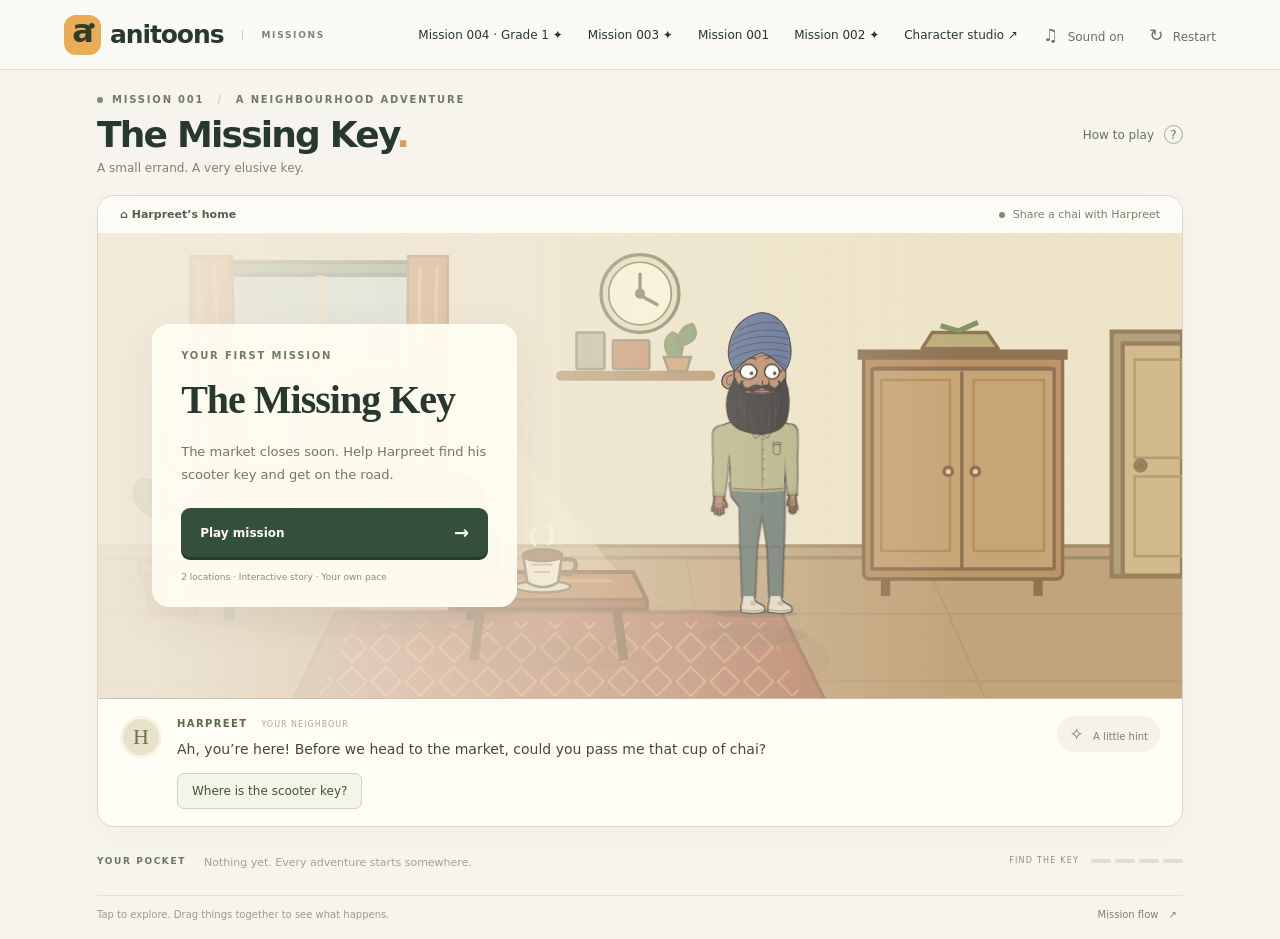
<file: missions/index.html>
<!doctype html>
<html lang="en"><head><meta charset="utf-8"><meta name="viewport" content="width=device-width,initial-scale=1"><meta name="theme-color" content="#f6f4ed"><script>if(new URLSearchParams(location.search).get('mission')==='moon-lantern')location.replace('moon-lantern.html');if(new URLSearchParams(location.search).get('mission')==='last-delivery')location.replace('delivery.html');</script><title>Anitoons Missions · The Missing Key</title><meta name="description" content="A little tea. A little mystery. Play Anitoons’ first illustrated point-and-click mission, with original synthesized music and sound."><link rel="stylesheet" href="missions.css"></head>
<body>
<header class="topbar"><a class="brand" href="./" aria-label="Anitoons Missions home"><span class="brandmark">a<span>•</span></span>anitoons<span class="brandtag">MISSIONS</span></a><nav><a href="moon-lantern.html" title="Play The Missing Moon Lantern">Mission 004 · Grade 1 ✦</a><a href="delivery.html" title="Play The Last Delivery">Mission 003 ✦</a><a href="./" title="Play Mission 001">Mission 001</a><a href="?mission=rooftop-kite" title="Play Mission 002">Mission 002 ✦</a><a id="studioLink" href="../index.html">Character studio ↗</a><button id="sound" aria-label="Mute sound" aria-pressed="false">♫ <span>Sound on</span></button><button id="restart" aria-label="Restart mission">↻ <span>Restart</span></button></nav></header>
<main>
<div class="heading"><div><div class="eyebrow"><span class="green-dot"></span> MISSION 001 <span class="divider">/</span> A NEIGHBOURHOOD ADVENTURE</div><h1>The Missing Key<span>.</span></h1><p>A small errand. A very elusive key.</p></div><button id="howto" class="quiet">How to play <span>?</span></button></div>
<section class="game" aria-label="The Missing Key game">
<div class="scene-top"><span id="location">⌂ Harpreet’s home</span><span><i class="live-dot"></i><span id="objective">Make yourself at home</span></span></div>
<div class="stage" id="stage"><svg id="world" xmlns="http://www.w3.org/2000/svg" viewBox="0 0 1280 650" aria-label="Interactive mission scene"><defs><pattern id="grain" width="7" height="7" patternUnits="userSpaceOnUse"><circle cx="1" cy="1" r=".55" fill="#5e4933" opacity=".08"/></pattern><linearGradient id="windowLight" x2="1" y2="1"><stop stop-color="#fff4cd" stop-opacity=".7"/><stop offset="1" stop-color="#fff4cd" stop-opacity="0"/></linearGradient><pattern id="rugPattern" width="40" height="40" patternUnits="userSpaceOnUse"><path d="M20 3 37 20 20 37 3 20Z" fill="none" stroke="#daaa7f" stroke-width="2"/></pattern></defs><g id="scenery"></g><g id="objects"></g><g id="actors"></g><g id="fx" pointer-events="none"></g></svg>
<div class="start-cover" id="startCover"><div class="start-card"><div class="eyebrow">YOUR FIRST MISSION</div><h2>A little tea.<br>A little mystery.</h2><p>The market closes soon. Help Harpreet find his scooter key and get on the road.</p><button id="start" class="primary">Play mission <span>→</span></button><small>2 locations · A few surprises · Your own pace</small></div></div>
<div id="caption" class="cut-caption" hidden></div><div id="pointerItem" class="pointer-item" hidden></div>
</div>
<div class="dialogue" aria-live="polite"><div class="speaker-avatar" id="avatar">H</div><div class="speech"><div class="speaker" id="speaker">HARPREET <span>YOUR NEIGHBOUR</span></div><p id="speech">Ah, you’re here! A cup of chai before we head out?</p><div id="choices" class="choices"></div></div><button id="hint" class="hint" aria-label="Get a hint">✧ <span>A little hint</span></button></div>
</section>
<div class="bottom"><div class="pocket"><span class="pocket-title">YOUR POCKET</span><div id="inventory"><span class="empty">Nothing yet. Every adventure starts somewhere.</span></div></div><div class="progress"><span id="progressLabel">FIND THE KEY</span><div id="steps"><i></i><i></i><i></i><i></i></div></div></div>
<div class="footnote"><span>Tap to explore. Drag things together to see what happens.</span><button id="flowToggle">Mission flow <span>↗</span></button></div>
<section id="flow" class="flow" hidden><div><span class="eyebrow">MISSION FLOW</span><h2>One little story. A few different paths.</h2><p>The same scene and action system handles the puzzle, choices and cut-frame sequences.</p></div><div class="flow-cards"><article><b>01 · Home</b><p>Give Harpreet chai. Ask about the key.</p></article><article><b>02 · Your choice</b><p>Search the cupboard, or explore outside and return.</p></article><article><b>03 · Courtyard</b><p>Use the key. Help Harpreet onto the scooter.</p></article><article><b>04 · On the road</b><p>Start the engine. A short cutscene completes the mission.</p></article></div></section>
</main>
<dialog id="help"><button id="closeHelp" class="close" aria-label="Close instructions">×</button><span class="eyebrow">HOW TO PLAY</span><h2>A little adventure, at your pace.</h2><p><b>Explore:</b> tap objects and characters.</p><p><b>Combine:</b> drag an item onto something that can use it.</p><p><b>Move:</b> drag a character onto a usable seat or vehicle when the story allows it.</p><p><b>Prefer tapping?</b> tap an item, then its target. Every drag action also works with a keyboard.</p><p>Use Tab and Enter to explore. Press Escape to cancel a selected item. Music starts when you press Play.</p><button id="helpDone" class="primary">Got it →</button></dialog>
<dialog id="complete"><div class="completion-symbol">✦</div><span class="eyebrow">MISSION COMPLETE</span><h2>A key. A chai.<br>A perfect getaway.</h2><p>You helped Harpreet get to the market.<br>Sometimes the smallest adventures are the best ones.</p><div class="complete-stats"><span>✓ Key found</span><span>✓ Scooter started</span><span>✓ Neighbour helped</span></div><button id="again" class="primary">Play again <span>↻</span></button><button id="review" class="quiet">Back to the courtyard</button></dialog>
<script src="mission-engine.js"></script><script src="assets.js"></script><script src="mission-props.js"></script><script src="kite-art.js"></script><script src="voice-player.js"></script><script src="player.js"></script>
<iframe id="characterBridge" title="Anitoons character renderer" src="../index.html?missionBridge=1" hidden></iframe>
</body></html>
</file>
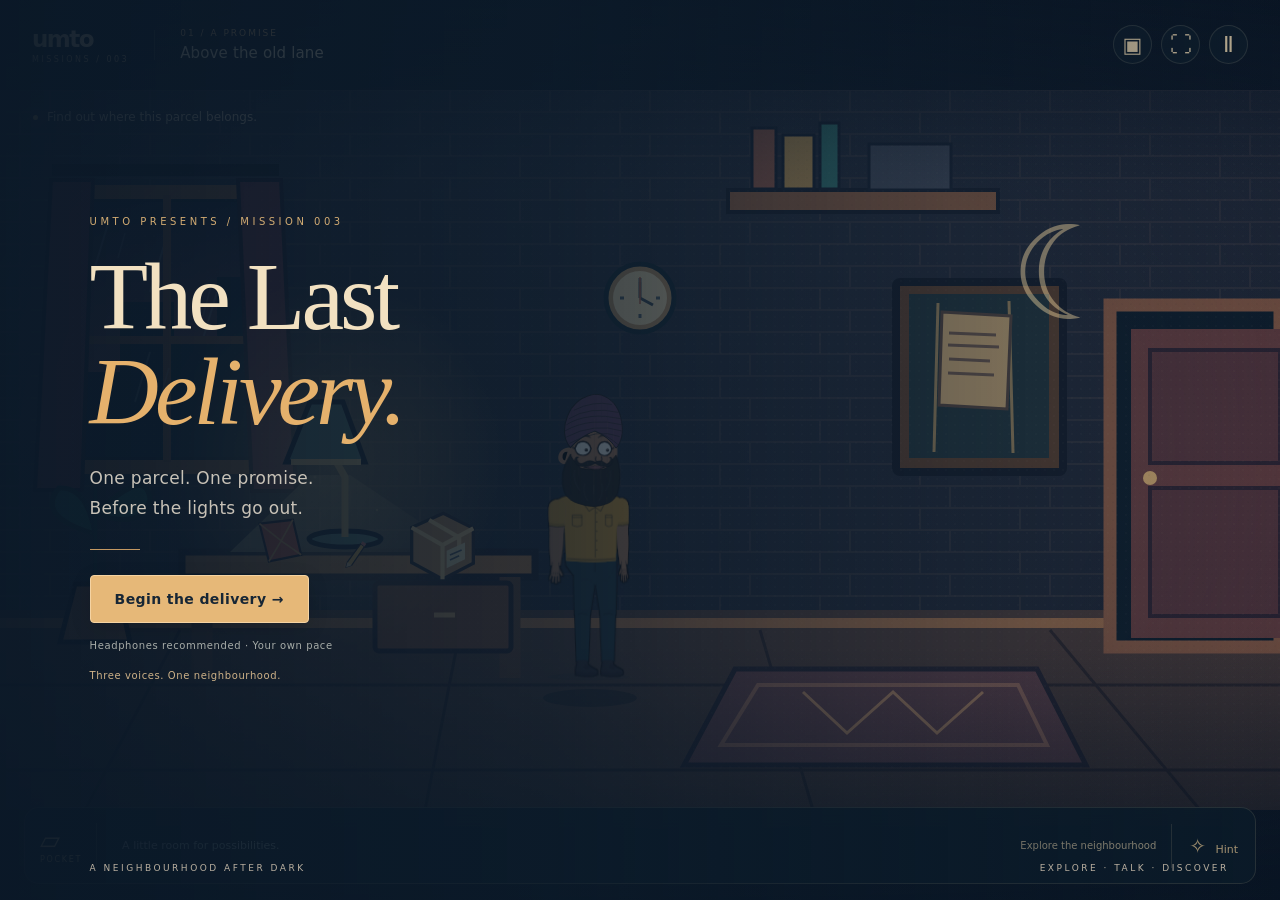
<file: missions/delivery.html>
<!doctype html><html lang="en"><head><meta charset="utf-8"><meta name="viewport" content="width=device-width,initial-scale=1,viewport-fit=cover"><meta name="theme-color" content="#101d2b"><title>The Last Delivery · Umto</title><meta name="description" content="A voiced point-and-click neighbourhood adventure. One parcel, one promise, before the lights go out."><link rel="stylesheet" href="delivery.css?v=004.0"></head><body>
<main id="game" aria-label="The Last Delivery adventure">
 <div class="scene-wrap"><svg id="world" viewBox="0 0 1280 720" preserveAspectRatio="xMidYMid meet" aria-label="Interactive adventure scene"><defs id="artDefs"></defs><g id="scenery"></g><g id="ambient" pointer-events="none"></g><g id="props"></g><g id="cast"></g><g id="foreground" pointer-events="none"></g><g id="effects" pointer-events="none"></g></svg><div class="vignette" aria-hidden="true"></div><div id="transition" aria-hidden="true"></div></div>
 <header class="hud"><div class="identity"><a href="./" aria-label="All missions" class="wordmark">umto<span>MISSIONS / 003</span></a><span class="hud-divider"></span><div><small id="chapter">A NEIGHBOURHOOD AFTER DARK</small><span id="location">The Last Delivery</span></div></div><div class="hud-actions"><span id="saveStatus" aria-live="polite"></span><button id="camera" title="Camera: Cinematic" aria-label="Camera: Cinematic">▣</button><button id="fullscreen" title="Toggle fullscreen" aria-label="Toggle fullscreen">⛶</button><button id="pause" title="Pause and settings" aria-label="Pause and settings">Ⅱ</button></div></header>
 <div class="goal"><i></i><span id="objective">Deliver the parcel to the Old Picture House.</span></div>
 <div id="tooltip" role="status"></div>
 <section id="dialogue" class="dialogue" hidden aria-live="polite"><div class="dialogue-heading"><span id="speaker"></span><small id="speakerRole"></small><button id="skip" aria-label="Skip current dialogue">Continue ↵</button></div><p id="subtitle"></p><div id="choices"></div></section>
 <footer class="inventory-bar"><button id="pocketToggle" aria-expanded="true" aria-controls="inventory"><span>▱</span><small>POCKET</small></button><div id="inventory" role="group" aria-label="Inventory"></div><div class="utility"><span id="selection">Explore the neighbourhood</span><button id="hint" aria-label="Get a hint">✧ <span>Hint</span></button></div></footer>
 <div id="dragGhost" hidden aria-hidden="true"></div>
 <section id="opening" class="cover"><div class="cover-art" aria-hidden="true"><span>☾</span></div><div class="opening-copy"><div class="eyebrow">UMTO PRESENTS / MISSION 003</div><h1>The Last<br><em>Delivery.</em></h1><p>One parcel. One promise.<br>Before the lights go out.</p><div class="opening-rule"></div><button id="start" class="primary" disabled>Loading the neighbourhood…</button><button id="newGame" class="text-button" hidden>Start a new delivery</button><small>Headphones recommended · Your own pace</small><small id="voiceStatus" role="status"></small></div><div class="opening-bottom"><span>A NEIGHBOURHOOD AFTER DARK</span><span>EXPLORE · TALK · DISCOVER</span></div></section>
 <dialog id="pauseMenu"><div class="eyebrow">TAKE A BREATHER</div><h2>The neighbourhood<br>can wait.</h2><button id="resume" class="primary">Resume delivery →</button><label>Camera<select id="cameraMode"><option value="auto">Cinematic</option><option value="follow">Follow character</option><option value="wide">Wide scene</option></select></label><label>Music & atmosphere<input id="musicVolume" type="range" min="0" max="100" value="55"></label><label>Dialogue volume<input id="voiceVolume" type="range" min="0" max="100" value="90"></label><label class="toggle-label"><input id="reduceMotion" type="checkbox"> Reduce ambient motion</label><p>Tap to explore. Select an item, then its target. Dragging works too. Tap the ground to walk. Enter skips speech; Escape opens this menu. Choose replies with A–D or 1–4.</p><button id="restart" class="text-button">Restart mission</button><nav><a href="moon-lantern.html">Mission 004 ✦</a><a href="./">Mission 001</a><a href="./?mission=rooftop-kite">Mission 002</a><a href="../">Character studio ↗</a></nav></dialog>
 <dialog id="ending"><div class="eyebrow">DELIVERED. JUST IN TIME.</div><div class="ending-mark">✦</div><h2>A little light.<br>A whole evening.</h2><p>The screen comes to life. For the first time in years, the old cinema is full of stories again.</p><div class="ending-stats"><span>Parcel delivered</span><span>Scooter repaired</span><span id="tradeStat">A fair trade</span></div><button id="playAgain" class="primary">Make another delivery ↻</button><button id="replayFinale" class="text-button">Replay the finale</button><button id="stay" class="text-button">Stay for the show</button></dialog>
 <div id="error" hidden role="alert"></div>
 <iframe id="rigBridge" title="Umto character animation renderer" src="../index.html?missionBridge=delivery&amp;v=004.0" hidden></iframe>
</main><script src="mission-engine.js?v=004.0"></script><script src="sequence-runner.js?v=004.0"></script><script src="voice-player.js?v=004.0"></script><script src="delivery-art.js?v=004.0"></script><script src="delivery-camera.js?v=004.0"></script><script src="delivery-score.js?v=004.0"></script><script src="delivery.js?v=004.2"></script></body></html>
</file>
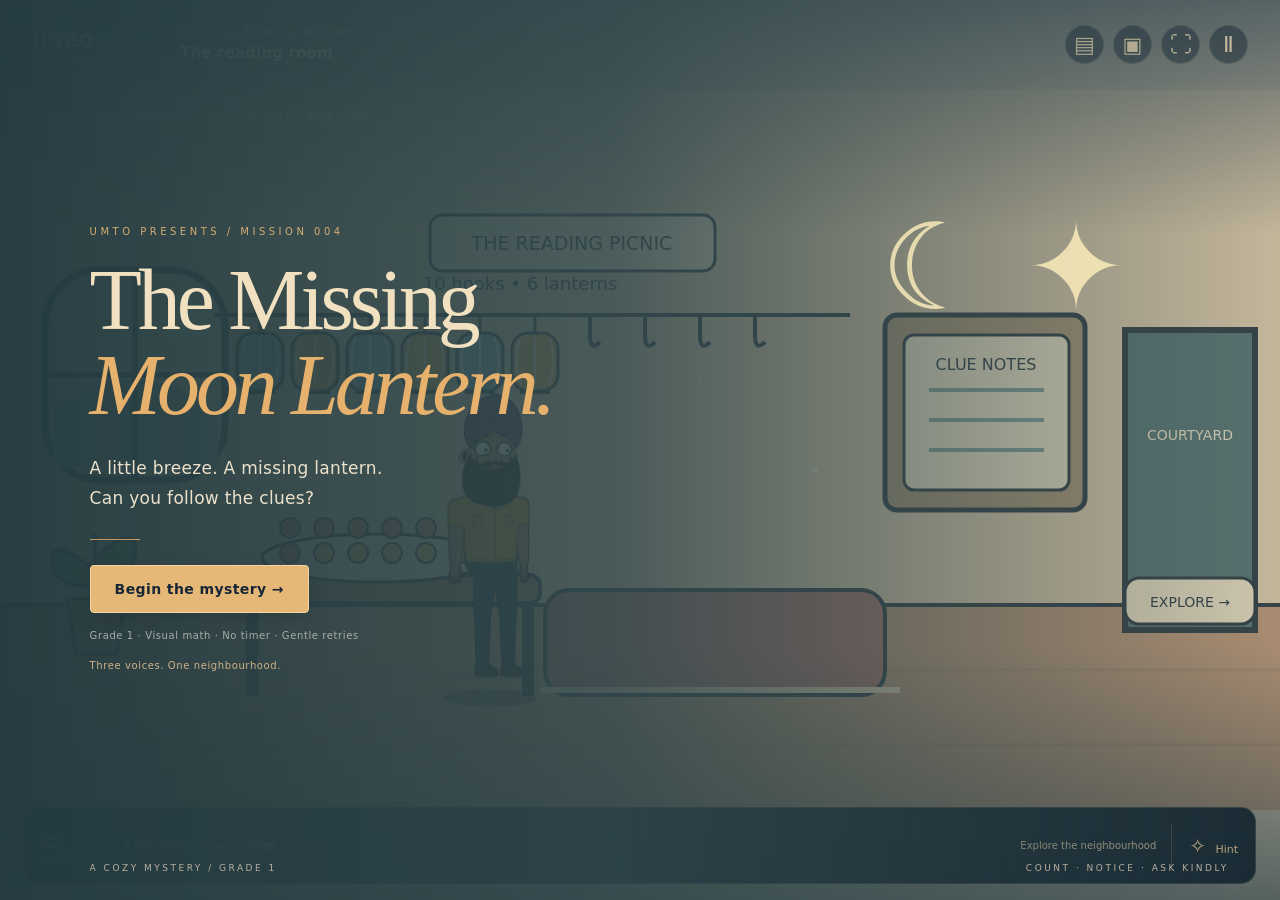
<file: missions/moon-lantern.html>
<!doctype html><html lang="en"><head><meta charset="utf-8"><meta name="viewport" content="width=device-width,initial-scale=1,viewport-fit=cover"><meta name="theme-color" content="#101d2b"><title>The Missing Moon Lantern · Umto</title><meta name="description" content="A cozy children’s mystery with visual Grade 1 math puzzles, friendly clues and a lantern-lit picnic."><link rel="stylesheet" href="delivery.css?v=004.0"><link rel="stylesheet" href="moon-lantern.css?v=004.0"></head><body data-mission="moon-lantern">
<main id="game" aria-label="The Missing Moon Lantern adventure">
 <div class="scene-wrap"><svg id="world" viewBox="0 0 1280 720" preserveAspectRatio="xMidYMid meet" aria-label="Interactive adventure scene"><defs id="artDefs"></defs><g id="scenery"></g><g id="ambient" pointer-events="none"></g><g id="props"></g><g id="cast"></g><g id="foreground" pointer-events="none"></g><g id="effects" pointer-events="none"></g></svg><div class="vignette" aria-hidden="true"></div><div id="transition" aria-hidden="true"></div></div>
 <header class="hud"><div class="identity"><a href="./" aria-label="All missions" class="wordmark">umto<span>MISSIONS / 004</span></a><span class="hud-divider"></span><div><small id="chapter">A COZY MYSTERY / GRADE 1</small><span id="location">The Missing Moon Lantern</span></div></div><div class="hud-actions"><span id="saveStatus" aria-live="polite"></span><button id="notebookButton" title="Clue notebook" aria-label="Open clue notebook">▤</button><button id="camera" title="Camera: Cinematic" aria-label="Camera: Cinematic">▣</button><button id="fullscreen" title="Toggle fullscreen" aria-label="Toggle fullscreen">⛶</button><button id="pause" title="Pause and settings" aria-label="Pause and settings">Ⅱ</button></div></header>
 <div class="goal"><i></i><span id="objective">Find the missing moon lantern.</span></div>
 <div id="tooltip" role="status"></div>
 <section id="dialogue" class="dialogue" hidden aria-live="polite"><div class="dialogue-heading"><span id="speaker"></span><small id="speakerRole"></small><button id="skip" aria-label="Skip current dialogue">Continue ↵</button></div><p id="subtitle"></p><div id="choices"></div></section>
 <footer class="inventory-bar"><button id="pocketToggle" aria-expanded="true" aria-controls="inventory"><span>▱</span><small>POCKET</small></button><div id="inventory" role="group" aria-label="Inventory"></div><div class="utility"><span id="selection">Explore the neighbourhood</span><button id="hint" aria-label="Get a hint">✧ <span>Hint</span></button></div></footer>
 <div id="dragGhost" hidden aria-hidden="true"></div>
 <section id="opening" class="cover"><div class="cover-art" aria-hidden="true"><span>☾ ✦</span></div><div class="opening-copy"><div class="eyebrow">UMTO PRESENTS / MISSION 004</div><h1>The Missing<br><em>Moon Lantern.</em></h1><p>A little breeze. A missing lantern.<br>Can you follow the clues?</p><div class="opening-rule"></div><button id="start" class="primary" disabled>Preparing your mystery…</button><button id="newGame" class="text-button" hidden>Start a new mystery</button><small>Grade 1 · Visual math · No timer · Gentle retries</small><small id="voiceStatus" role="status"></small></div><div class="opening-bottom"><span>A COZY MYSTERY / GRADE 1</span><span>COUNT · NOTICE · ASK KINDLY</span></div></section>
 <dialog id="notebook"><div class="eyebrow">YOUR DETECTIVE NOTEBOOK</div><h2>Little clues.<br>Big discoveries.</h2><div id="clueList"></div><p id="mathProgress"></p><button id="closeNotebook" class="primary">Back to the mystery →</button></dialog><dialog id="pauseMenu"><div class="eyebrow">TAKE A BREATHER</div><h2>The neighbourhood<br>can wait.</h2><button id="resume" class="primary">Resume mystery →</button><label>Camera<select id="cameraMode"><option value="auto">Cinematic</option><option value="follow">Follow character</option><option value="wide">Wide scene</option></select></label><label>Music & atmosphere<input id="musicVolume" type="range" min="0" max="100" value="55"></label><label>Dialogue volume<input id="voiceVolume" type="range" min="0" max="100" value="90"></label><label class="toggle-label"><input id="reduceMotion" type="checkbox"> Reduce ambient motion</label><p>Tap to explore. Select an item, then its target. Dragging works too. Tap the ground to walk. Enter skips speech; Escape opens this menu. Choose replies with A–D or 1–4.</p><button id="restart" class="text-button">Restart mission</button><nav><a href="./">Mission 001</a><a href="./?mission=rooftop-kite">Mission 002</a><a href="delivery.html">Mission 003</a><a href="../">Character studio ↗</a></nav></dialog>
 <dialog id="ending"><div class="eyebrow">MYSTERY SOLVED. PICNIC READY.</div><div class="ending-mark">✦</div><h2>A little counting.<br>A lot of kindness.</h2><p>Meena kept the lantern safe from the breeze. You followed the clues, packed the picnic, and found a place for everyone.</p><div class="ending-stats"><span>Lantern found</span><span>Math clues solved</span><span id="tradeStat">Everyone included</span></div><button id="playAgain" class="primary">Solve the mystery again ↻</button><button id="replayFinale" class="text-button">Replay the finale</button><button id="stay" class="text-button">Stay for the picnic</button></dialog>
 <div id="error" hidden role="alert"></div>
 <iframe id="rigBridge" title="Umto character animation renderer" src="../index.html?missionBridge=delivery&amp;v=004.0" hidden></iframe>
</main><script src="mission-engine.js?v=004.0"></script><script src="sequence-runner.js?v=004.0"></script><script src="voice-player.js?v=004.0"></script><script src="delivery-art.js?v=004.0"></script><script src="delivery-camera.js?v=004.0"></script><script src="delivery-score.js?v=004.0"></script><script src="moon-lantern-art.js?v=004.0"></script><script src="moon-lantern.js?v=004.0"></script><script src="delivery.js?v=004.2"></script></body></html>
</file>
<file: missions/missions.css>
:root{font-family:Inter,ui-sans-serif,system-ui,-apple-system,BlinkMacSystemFont,"Segoe UI",sans-serif;color:#27382e;background:#f6f4ed;font-synthesis:none;--green:#344f3c;--muted:#7d8277;--line:#dedfd4;--amber:#dd9e42}*{box-sizing:border-box}body{margin:0}button,a{-webkit-tap-highlight-color:transparent}button{font:inherit;cursor:pointer}button:disabled{opacity:.4;cursor:default}a{color:inherit;text-decoration:none}button:focus-visible,a:focus-visible,[role=button]:focus-visible{outline:3px solid #ca842d;outline-offset:5px}.topbar{height:86px;padding:0 5%;border-bottom:1px solid var(--line);display:flex;align-items:center;justify-content:space-between;background:#fbfaf5}.brand{font-size:25px;font-weight:800;letter-spacing:-1.1px;display:flex;align-items:center;gap:9px}.brandmark{font-size:32px;background:#e9ad58;border-radius:12px;width:37px;height:40px;text-align:center;line-height:33px;color:#303d2d;position:relative}.brandmark span{position:absolute;font-size:16px;right:5px;top:-5px}.brandtag{font-size:9px;letter-spacing:1.7px;margin-left:10px;padding-left:18px;border-left:1px solid #ccc;font-weight:600;color:#7c8478}.topbar nav{display:flex;align-items:center;gap:25px;font-size:12px}.topbar nav button,.quiet{border:0;background:none;color:#667162;font-size:12px;padding:8px 0}.topbar nav button{font-size:17px}.topbar nav button span{font-size:12px;margin-left:4px}main{max-width:1250px;margin:auto;padding:36px 38px 30px}.heading{display:flex;align-items:center;justify-content:space-between;margin-bottom:25px}.eyebrow{font-size:10px;font-weight:750;letter-spacing:1.8px;color:#717a68;display:flex;align-items:center;gap:9px}.green-dot,.live-dot{display:inline-block;width:6px;height:6px;background:#779068;border-radius:50%}.divider{color:#c8cabf;margin:0 4px}h1{font-size:42px;letter-spacing:-1.8px;line-height:1.15;margin:11px 0 7px;font-weight:720}h1>span{color:#d6a15a}.heading p{color:var(--muted);font-size:13px;margin:0}.heading .quiet{display:flex;gap:10px;align-items:center}.quiet>span{display:inline-grid;place-items:center;width:19px;height:19px;border:1px solid #a6aea0;border-radius:50%}.game{border:1px solid #d7d8ca;border-radius:17px;overflow:hidden;background:#fdfcf7;box-shadow:0 9px 34px #3a432e07}.scene-top{height:43px;padding:0 22px;background:#fcfbf5;display:flex;align-items:center;justify-content:space-between;font-size:11px;color:#79816f}.scene-top>span:first-child{font-weight:650;color:#52624b}.scene-top>span:last-child{display:flex;align-items:center;gap:8px}.stage{width:100%;aspect-ratio:1280/650;position:relative;overflow:hidden;background:#e9dfc6;touch-action:pan-y}#world{display:block;width:100%;height:100%}.interactive{cursor:pointer;outline:none;touch-action:none}.interactive:hover .hover-ring,.interactive:focus-visible .hover-ring{opacity:1}.hover-ring{opacity:0;transition:opacity .15s;fill:none;stroke:#fff7ce;stroke-width:5;stroke-dasharray:7 7}.interactive.selected{filter:drop-shadow(0 0 8px #ffd867)}.object-label{opacity:0;pointer-events:none;transition:opacity .15s}.interactive:hover .object-label,.interactive:focus-visible .object-label{opacity:1}.object-label text{font-size:16px;fill:#fff;font-family:inherit;font-weight:650;letter-spacing:.2px}.object-label rect{fill:#354333;rx:9}.start-cover{position:absolute;inset:0;display:flex;align-items:center;justify-content:flex-start;padding:5%;background:linear-gradient(90deg,#f1eadce8 5%,#f1eadc70 48%,transparent 80%)}.start-card{max-width:365px;padding:25px 28px 24px;background:#fffcf1f2;border:1px solid #fffdf6;border-radius:17px;box-shadow:0 12px 40px #554c3615}.start-card h2{font-family:Georgia,serif;font-size:40px;line-height:1.06;letter-spacing:-1px;margin:18px 0}.start-card p{font-size:13px;line-height:1.8;color:#737665;margin-bottom:22px}.start-card small{display:block;font-size:9px;margin-top:15px;color:#8a8c7d}.primary{background:var(--green);color:#fffdf2;border:0;padding:14px 19px;border-radius:9px;font-size:12px;font-weight:650;display:flex;align-items:center;justify-content:space-between;gap:40px;box-shadow:0 3px 0 #263c2d}.primary:hover{background:#496449}.start-card .primary{width:100%}.primary span{font-size:18px}.dialogue{min-height:112px;display:flex;align-items:flex-start;padding:21px 24px;gap:15px;border-top:1px solid #cfc4a2;background:#fffdf6}.speaker-avatar{border-radius:50%;height:42px;width:42px;flex:none;display:grid;place-items:center;background:#e8e2cb;color:#687557;font-family:Georgia,serif;font-size:22px;border:3px solid #f7f4e5;overflow:hidden}.speaker-avatar svg{width:60px;height:60px}.speech{flex:1}.speaker{font-size:10px;font-weight:800;letter-spacing:1.4px;color:#5a6a4c;margin:2px 0 9px}.speaker>span{font-size:8px;font-weight:500;letter-spacing:1px;color:#a5aa99;margin-left:9px}.speech>p{margin:0;line-height:1.6;font-size:14px;color:#414b3b}.hint{border:0;background:#f5f3e9;color:#7c806b;border-radius:20px;padding:8px 12px;font-size:17px;white-space:nowrap}.hint span{font-size:10px;margin-left:4px}.choices{display:flex;flex-wrap:wrap;gap:8px;margin-top:12px}.choices:empty{margin-top:0}.choices button{font-size:12px;padding:10px 14px;border:1px solid #cdd3bd;border-radius:7px;background:#f3f5e9;color:#425436}.choices button:hover{background:#e4ebd3}.bottom{display:flex;align-items:center;justify-content:space-between;padding:20px 0;border-bottom:1px solid #e0e1d6;gap:15px}.pocket{display:flex;align-items:center;gap:18px;min-height:40px}.pocket-title{font-size:9px;letter-spacing:1.6px;font-weight:700;color:#6a7661}.empty{font-size:11px;font-style:italic;color:#a0a38f}.inventory-item{display:flex;align-items:center;gap:7px;border:1px solid #cbd3b9;background:#edf0df;border-radius:9px;padding:6px 12px;font-size:11px;color:#4c6241;touch-action:none}.inventory-item svg{width:31px;height:25px;pointer-events:none}.inventory-item.selected{box-shadow:0 0 0 2px #cf9a48}.progress{display:flex;align-items:center;gap:12px}.progress>span{font-size:8px;letter-spacing:1.2px;color:#87907b}#steps{display:flex;gap:4px}#steps i{display:block;width:20px;height:4px;background:#dedfd1;border-radius:5px}#steps i.done{background:#8a9a6b}.footnote{display:flex;justify-content:space-between;align-items:center;color:#989c8a;font-size:10px;padding-top:16px}.footnote button{border:0;background:none;font-size:10px;color:#7b846f}.footnote button span{margin-left:7px}.flow{border:1px solid #d9decc;border-radius:14px;margin-top:25px;padding:25px;background:#eeefe4}.flow h2{font-family:Georgia,serif;font-size:24px;font-weight:normal}.flow p{font-size:12px;color:#727d65;line-height:1.6}.flow-cards{display:grid;grid-template-columns:repeat(4,1fr);gap:12px;margin-top:20px}.flow article{padding:15px;background:#fafbf4;border-radius:9px}.flow article b{font-size:12px}.flow article p{font-size:11px}.pointer-item{position:fixed;z-index:20;pointer-events:none;width:70px;height:70px;filter:drop-shadow(0 5px 5px #0004)}.pointer-item svg{width:100%;height:100%}.cut-caption{position:absolute;bottom:22px;left:50%;transform:translateX(-50%);border-radius:8px;background:#25372bea;color:white;font-size:15px;padding:13px 22px;white-space:nowrap}.cutaway{animation:cut .28s ease-out}@keyframes cut{from{opacity:.2}to{opacity:1}}.steam{animation:steam 2.8s ease-in-out infinite;transform-origin:center}.steam:nth-child(2){animation-delay:1s}@keyframes steam{0%,100%{opacity:.25;transform:translateY(3px)}50%{opacity:.6;transform:translateY(-5px)}}.riding{animation:rumble .12s linear infinite}@keyframes rumble{50%{transform:translateY(-1.5px)}}.depart{animation:depart 2.5s ease-in forwards}@keyframes depart{to{transform:translateX(1100px)}}.cloud{animation:cloud 9s ease-in-out infinite alternate}@keyframes cloud{to{transform:translateX(15px)}}[hidden]{display:none!important}dialog{border:1px solid #d8dbc9;border-radius:20px;background:#fffdf3;color:#3c4b32;max-width:510px;width:calc(100% - 35px);padding:38px;box-shadow:0 15px 90px #1c251f44}dialog::backdrop{background:#273b2b70;backdrop-filter:blur(5px)}dialog h2{font-family:Georgia,serif;font-size:35px;font-weight:normal;line-height:1.15;letter-spacing:-.8px}dialog p{font-size:13px;color:#7d826e;line-height:1.8}dialog .primary{margin-top:24px;width:100%;justify-content:center}dialog .close{position:absolute;top:12px;right:17px;border:0;background:none;color:#68745b;font-size:26px}#complete{text-align:center}.completion-symbol{font-size:64px;color:#d5a24e;margin-bottom:14px}#complete .eyebrow{justify-content:center}.complete-stats{display:flex;gap:9px;justify-content:center;flex-wrap:wrap;margin-top:25px;font-size:10px;color:#70815c}#review{margin-top:16px}.drop-target{filter:drop-shadow(0 0 10px #fff1ab)}
@media(min-width:1500px){main{max-width:1350px}}@media(max-width:760px){.topbar{height:65px;padding:0 20px}.brand{font-size:21px}.brandmark{width:30px;height:33px;font-size:27px;line-height:27px}.brandtag{font-size:7px;margin-left:2px;padding-left:9px}.topbar nav{gap:16px}.topbar nav a{display:none}.topbar nav button span{display:none}main{padding:25px 16px}.eyebrow{font-size:8px;letter-spacing:1.2px}h1{font-size:34px}.heading{margin-bottom:20px}.heading p{font-size:11px}.heading .quiet{font-size:10px}.scene-top{height:37px;padding:0 13px;font-size:9px}.scene-top>span:last-child{max-width:53%;text-align:right}.game{border-radius:12px}.stage{aspect-ratio:1.48}#world{position:absolute;inset:0;width:100%;height:100%;object-fit:contain}.start-cover{padding:20px;background:#f2ebdab0}.start-card{max-width:300px;padding:20px}.start-card h2{font-size:31px;margin:12px 0}.start-card p{font-size:11px;margin-bottom:14px}.start-card small{font-size:8px}.start-card .primary{padding:10px 15px}.dialogue{padding:16px 14px;gap:10px;min-height:122px}.speaker-avatar{width:32px;height:32px;font-size:17px}.speaker{font-size:9px}.speaker>span{display:none}.speech>p{font-size:12px}.hint{padding:5px 8px}.hint span{display:none}.choices button{font-size:11px;padding:8px 10px}.bottom{padding:15px 0}.pocket{gap:9px}.pocket-title{font-size:8px}.empty{font-size:9px;max-width:150px;display:block}.progress{gap:7px}.progress>span{display:none}#steps i{width:15px}.footnote{font-size:9px;gap:12px;line-height:1.5}.footnote>span{max-width:65%}.flow-cards{grid-template-columns:1fr 1fr}.flow{padding:17px}.cut-caption{font-size:11px;bottom:12px;max-width:95%;white-space:normal;width:max-content}.pointer-item{width:50px;height:50px}}
@media(max-width:760px) and (orientation:landscape){main{padding-top:15px}.heading{margin-bottom:14px}.heading h1{font-size:28px}.heading .eyebrow,.heading p{display:none}.stage{aspect-ratio:1280/560}.topbar{height:50px}.dialogue{min-height:80px;padding:12px}.start-card{padding:12px 20px}.start-card h2{font-size:25px;margin:6px 0}.start-card p{font-size:10px;margin:8px 0}.start-card small{display:none}}
@media(prefers-reduced-motion:reduce){*,*::before,*::after{animation-duration:.01ms!important;animation-iteration-count:1!important;scroll-behavior:auto!important}}

@media(min-width:761px){.topbar{height:70px}main{max-width:1150px;padding:24px 32px 18px}.heading{margin-bottom:20px}h1{font-size:36px;margin:9px 0 6px}.heading p{font-size:12px}.scene-top{height:37px}.stage{aspect-ratio:1280/600;max-height:max(300px,calc(100svh - 435px))}.dialogue{min-height:100px;padding:17px 22px}.bottom{padding:14px 0}.footnote{padding-top:12px}}

/* Mission 002 kite lift: key poses, not full character animation. */
.kite-flutter{transform-box:fill-box;transform-origin:center;animation:kiteFlutter .24s ease-in-out infinite alternate}
@keyframes kiteFlutter{from{transform:rotate(-4deg)}to{transform:rotate(5deg)}}
.kite-fly{transform-box:view-box;transform-origin:center;animation:kiteFly 3.4s cubic-bezier(.23,.59,.38,1) forwards}
@keyframes kiteFly{0%{transform:translate(0,0) rotate(0deg) scale(1)}28%{transform:translate(-115px,-75px) rotate(-9deg) scale(.96)}65%{transform:translate(60px,-220px) rotate(7deg) scale(.8)}100%{transform:translate(220px,-525px) rotate(-12deg) scale(.57)}}
@media(max-width:760px){.topbar nav{gap:8px}.topbar nav a:not(#studioLink){font-size:10px;white-space:nowrap}}

@media(prefers-reduced-motion:reduce){.kite-flutter,.kite-fly{animation:none!important}}
@media(max-width:760px){.topbar nav a:not(#studioLink){display:inline-flex!important;font-size:10px;white-space:nowrap}.topbar nav{gap:8px}}
</file>
<file: missions/delivery.css>
:root{font-family:Inter,ui-sans-serif,system-ui,-apple-system,BlinkMacSystemFont,"Segoe UI",sans-serif;color:#f6e8cb;background:#0c1522;font-synthesis:none;color-scheme:dark;--gold:#edbf77;--muted:#acb4b6;--ink:#142433}*{box-sizing:border-box}body{margin:0;overflow:hidden}button,a,input{-webkit-tap-highlight-color:transparent}button,a{touch-action:manipulation}button{font:inherit;cursor:pointer;border:0}button:focus-visible,a:focus-visible,input:focus-visible{outline:2px solid var(--gold);outline-offset:5px}button:disabled{opacity:.6;cursor:wait}[hidden]{display:none!important}#game{position:relative;width:100%;height:100dvh;min-height:300px;overflow:hidden;background:#101b2a}.scene-wrap{position:absolute;inset:0;display:grid;place-items:center}#world{width:100%;height:100%;display:block;touch-action:none;user-select:none;transition:filter .4s}#world [data-target]{cursor:pointer;outline:none}#world [data-target] .focus-ring{opacity:0;transition:opacity .15s}#world [data-target]:hover .focus-ring,#world [data-target]:focus-visible .focus-ring,#world [data-target].drop-target .focus-ring{opacity:1}#world .focus-ring{fill:#efc47d;fill-opacity:.08;stroke:#eacb94;stroke-width:2;stroke-dasharray:5 6}.vignette{position:absolute;inset:0;pointer-events:none;background:linear-gradient(#07122099,transparent 21%,transparent 72%,#071220cc),radial-gradient(ellipse at center,transparent 52%,#09112055)}#transition{position:absolute;inset:0;background:#0b1523;opacity:0;pointer-events:none;transition:opacity .26s;z-index:3}#transition.dark{opacity:1}.hud{position:absolute;top:0;left:0;width:100%;padding:25px 32px;display:flex;justify-content:space-between;align-items:center;z-index:5;pointer-events:none}.hud a,.hud button{pointer-events:auto}.identity{display:flex;gap:25px;align-items:center}.wordmark{color:#f7dfb5;text-decoration:none;font-size:23px;font-weight:750;letter-spacing:-1.5px;display:flex;flex-direction:column}.wordmark span{font-size:8px;letter-spacing:2.5px;margin-top:3px;font-weight:500;color:#d8bc92}.hud-divider{height:30px;width:1px;background:#ddc9a133}.identity small{display:block;color:#e2b47f;font-size:9px;letter-spacing:2px;margin-bottom:5px}.identity #location{font-size:15px;letter-spacing:.15px}.hud-actions{display:flex;gap:10px;align-items:center}.hud-actions button{border:1px solid #d4c6a72e;background:#10233180;border-radius:50%;width:39px;height:39px;color:#f7dfb5;font-size:22px}#saveStatus{font-size:10px;color:#c0c5bd;letter-spacing:1px;margin-right:12px}.goal{position:absolute;top:110px;left:33px;font-size:12px;color:#e3d5bd;display:flex;align-items:center;gap:9px;pointer-events:none}.goal i{width:5px;height:5px;background:#e8b86e;border-radius:50%;box-shadow:0 0 14px #e8b86e}.inventory-bar{position:absolute;bottom:16px;left:24px;right:24px;display:flex;align-items:center;gap:15px;border:1px solid #cbb79133;background:#0c1c29e8;backdrop-filter:blur(15px);border-radius:15px;padding:10px 14px;min-height:77px;z-index:5}.inventory-bar #pocketToggle{display:flex;flex-direction:column;gap:2px;color:#cfb58a;background:transparent;padding:4px 14px 4px 1px;border-right:1px solid #d0b89533}.inventory-bar #pocketToggle span{font-size:26px;line-height:1}.inventory-bar small{font-size:8px;letter-spacing:1.7px}#inventory{display:flex;gap:7px;align-items:center;overflow-x:auto;scrollbar-width:thin;flex:1;min-width:0}.inventory-item{background:#e0c8a10a;color:#e3d7c0;min-width:66px;max-width:105px;border:1px solid transparent;border-radius:9px;padding:3px 7px 5px;display:flex;flex-direction:column;align-items:center;gap:2px;position:relative;touch-action:none}.inventory-item svg{width:36px;height:36px;overflow:visible;pointer-events:none}.inventory-item span{font-size:9px;white-space:nowrap;pointer-events:none}.inventory-item.selected{border-color:#eac17d;background:#cfb17b1a}.inventory-empty{font-size:11px;color:#849397;font-style:italic;padding:0 10px}.utility{display:flex;align-items:center;gap:15px}#selection{font-size:10px;color:#c6b797;max-width:200px}.utility button{background:transparent;border-left:1px solid #d0b89533;color:#e3c48f;padding:10px 3px 10px 17px;font-size:20px}.utility button span{font-size:11px;margin-left:3px}.dialogue{position:absolute;bottom:110px;left:50%;transform:translateX(-50%);width:min(720px,calc(100% - 48px));padding:18px 23px 17px;background:linear-gradient(110deg,#101f2aef,#12212bea);border:1px solid #ccb78f44;border-left:3px solid var(--speaker-colour,var(--gold));border-radius:4px 13px 13px 4px;box-shadow:0 14px 45px #0003;z-index:6;backdrop-filter:blur(12px)}.dialogue-heading{display:flex;align-items:center;gap:10px}#speaker{color:var(--speaker-colour,var(--gold));font-size:11px;letter-spacing:1.6px;text-transform:uppercase;font-weight:700}#speakerRole{font-size:8px;letter-spacing:1.5px;color:#a5b1ae}#skip{margin-left:auto;font-size:10px;color:#b9b9aa;background:transparent;padding:3px 0 3px 12px}#subtitle{font-size:16px;line-height:1.65;margin:9px 0 0;text-shadow:0 1px 2px #0003}#choices{display:flex;gap:8px;flex-wrap:wrap;margin-top:11px}#choices:empty{display:none}#choices button{color:#f1d5a2;background:#bda16d10;border:1px solid #bda16d55;border-radius:6px;padding:9px 13px;font-size:12px;text-align:left}#choices button:hover{background:#bda16d30}#tooltip{position:absolute;pointer-events:none;z-index:8;background:#102331ee;border:1px solid #e3c28966;color:#f6ddb3;padding:7px 12px;border-radius:5px;font-size:12px;transform:translate(-50%,-120%);white-space:nowrap;opacity:0}#dragGhost{position:fixed;width:65px;height:65px;pointer-events:none;z-index:99;filter:drop-shadow(0 5px 8px #0008)}.cover{position:absolute;inset:0;z-index:10;background:linear-gradient(90deg,#0b1928f5,#0c1b2ac9 43%,#0c1a2944);display:flex;align-items:center;padding:50px max(7vw,30px)}.cover-art{position:absolute;right:12%;top:22%;color:#ffe1a6;font-size:130px;opacity:.4;filter:blur(.3px)}.opening-copy{max-width:530px;z-index:1}.eyebrow{font-size:10px;letter-spacing:3.5px;color:#d3ac73;margin-bottom:22px}h1{font-family:Georgia,"Times New Roman",serif;font-size:clamp(58px,7.5vw,112px);line-height:.99;font-weight:400;letter-spacing:-4px;margin:0;color:#f2e1c1}h1 em{font-style:italic;color:#e5b16c}.opening-copy>p{font-size:17px;line-height:1.75;color:#c8c2b7;letter-spacing:.3px;margin-top:25px}.opening-rule{width:50px;height:1px;background:#c39862;margin:25px 0}.primary{display:block;color:#172635;background:#e6b878;border:1px solid #f5d3a2;padding:15px 24px;border-radius:4px;letter-spacing:.4px;font-size:14px;font-weight:650;box-shadow:0 5px 20px #0002}.primary:hover{background:#f0cb95}.opening-copy>small{display:block;color:#a8ada9;font-size:10px;margin-top:17px;letter-spacing:.6px}#voiceStatus{max-width:400px;line-height:1.6;color:#ceb288}.text-button{color:#cbbb9a;background:transparent;font-size:12px;padding:13px 0}.opening-bottom{position:absolute;bottom:27px;left:7vw;right:4vw;display:flex;justify-content:space-between;color:#bab0a0;font-size:9px;letter-spacing:2.5px}dialog{border:1px solid #9e8e6a66;border-radius:15px;background:#112331;color:#e7d9be;padding:32px;width:min(450px,calc(100% - 32px));max-height:calc(100dvh - 25px);overflow:auto}dialog::backdrop{background:#07111cdc;backdrop-filter:blur(7px)}dialog h2{font-family:Georgia,serif;font-weight:400;font-size:35px;line-height:1.2;margin:10px 0 25px}dialog .primary{width:100%;margin-bottom:23px}dialog label{display:flex;align-items:center;justify-content:space-between;font-size:12px;color:#c3baa9;margin:20px 0;gap:10px}input[type=range]{accent-color:#e4b674;width:43%}dialog p{color:#9eafa9;font-size:12px;line-height:1.8}dialog nav{display:flex;justify-content:space-between;border-top:1px solid #b89b662e;padding-top:18px;margin-top:12px}dialog a{color:#c6b18b;font-size:10px;text-decoration:none}dialog .eyebrow{margin-bottom:15px}dialog .toggle-label{justify-content:flex-start}.ending-mark{font-size:45px;color:var(--gold)}.ending-stats{display:flex;gap:9px;flex-wrap:wrap;font-size:10px;color:#d3c39c;margin:22px 0}.ending-stats span{border:1px solid #cbb07933;border-radius:4px;padding:7px}.ending-stats span:before{content:'✓ ';color:#7bb5a7}#ending .text-button{width:100%}#error{position:absolute;inset:auto 24px 110px;background:#633b43;color:#ffe4b5;padding:15px;border-radius:8px;z-index:20;font-size:13px}.actor-shadow{fill:#071320;opacity:.38}.actor-sprite{pointer-events:none}.actor.walking .actor-sprite{animation:walk-bob .3s ease-in-out infinite alternate}.actor.talking .actor-sprite{animation:talk-bob 1.1s ease-in-out infinite alternate}.actor.riding .actor-shadow{opacity:0}.steam{animation:steam-rise 2.7s ease-in-out infinite}.fan-blades{animation:fan-turn 1.3s linear infinite;transform-box:fill-box;transform-origin:50% 50%}.lantern{animation:lantern-glow 4s ease-in-out infinite alternate}.pinwheel-blades{transform-origin:44px 38px;animation:fan-turn 2s linear infinite}.headlight-beam{animation:beam-glow 1.8s ease-in-out infinite alternate}.projector-on .cinema-light{opacity:1;animation:projector-flicker .15s infinite alternate}.projector-on .cinema-doors{opacity:0}.door-open .cinema-doors{transform:translateX(-50px);opacity:.5;transition:all .8s}.departing #delivery-scooter{animation:scooter-depart 1.8s ease-in forwards}.departing .actor.riding{animation:rider-depart 1.8s ease-in forwards}.dry-effect{animation:steam-rise 1.5s both}.road-lines{animation:road-pass .8s linear infinite}.paused *, .reduced-motion .steam,.reduced-motion .fan-blades,.reduced-motion .lantern,.reduced-motion .pinwheel-blades,.reduced-motion .headlight-beam,.reduced-motion .road-lines{animation-play-state:paused!important}.intro-camera #world{transform:scale(1.035);transition:transform 2s}.busy #world [data-target]{cursor:default}@keyframes walk-bob{to{transform:translateY(-2px)}}@keyframes talk-bob{to{transform:translateY(-1px)}}@keyframes steam-rise{0%{opacity:.1;transform:translateY(6px)}60%{opacity:.7}100%{opacity:0;transform:translateY(-14px)}}@keyframes fan-turn{to{transform:rotate(360deg)}}@keyframes lantern-glow{to{opacity:.87}}@keyframes beam-glow{to{opacity:.75}}@keyframes projector-flicker{to{opacity:.88}}@keyframes scooter-depart{to{transform:translate(1470px,353px)}}@keyframes rider-depart{to{translate:880px 0}}@keyframes road-pass{to{transform:translate(-200px,60px)}}@media(max-width:760px){.hud{padding:17px 17px}.identity{gap:15px}.wordmark{font-size:20px}.identity small{font-size:7px;letter-spacing:1px}.identity #location{font-size:12px}.hud-divider{display:none}.hud-actions{gap:7px}.hud-actions button{width:33px;height:33px;font-size:19px}#saveStatus{display:none}.goal{left:18px;top:88px;max-width:80%;font-size:10px}.inventory-bar{left:10px;right:10px;bottom:10px;padding:7px 9px;min-height:64px;gap:9px}.inventory-item{min-width:56px;padding:3px}.inventory-item svg{width:28px;height:28px}.inventory-item span{font-size:8px}.inventory-bar #pocketToggle{padding-right:10px}#selection{display:none}.utility button{padding-left:10px}.utility button span{display:none}.dialogue{bottom:86px;width:calc(100% - 24px);padding:12px 15px}#subtitle{font-size:14px;line-height:1.6}#speakerRole{font-size:7px}#choices button{font-size:11px;padding:9px}.cover{padding-left:7vw}h1{letter-spacing:-2px}.opening-copy>p{font-size:15px}.opening-bottom span:last-child{display:none}.eyebrow{font-size:8px}.opening-bottom{font-size:8px}.cover-art{right:8%;top:28%;font-size:85px}}@media(max-height:520px){.hud{padding:12px 20px}.goal{top:66px;left:22px;font-size:10px}.inventory-bar{bottom:8px;min-height:55px;padding:5px 12px}.inventory-item svg{width:26px;height:26px}.inventory-item span{font-size:8px}.inventory-bar #pocketToggle span{font-size:21px}.dialogue{bottom:75px;padding:11px 17px;max-width:700px}#subtitle{font-size:13px;line-height:1.5;margin-top:5px}#choices{margin-top:7px}#choices button{padding:6px 10px}h1{font-size:60px}.opening-copy>p{margin-top:13px;font-size:13px}.eyebrow{margin-bottom:13px}.opening-rule{margin:14px 0}.opening-copy>small{margin-top:10px}.opening-bottom{bottom:15px}.primary{padding:12px 20px}.cover-art{font-size:95px;top:25%}.identity small{font-size:7px}.identity #location{font-size:12px}.wordmark{font-size:19px}.hud-actions button{width:31px;height:31px;font-size:18px}}
@media(prefers-reduced-motion:reduce){.steam,.fan-blades,.lantern,.pinwheel-blades,.headlight-beam,.road-lines,.actor-sprite{animation:none!important}*{scroll-behavior:auto!important}}

/* Large, game-show-style response buttons; all answers remain ordinary dialogue choices. */
.dialogue.has-choices{width:min(940px,calc(100% - 48px));padding:20px 27px 23px;background:linear-gradient(120deg,#101e34f5,#152b40f5);border-color:#d5b47166;box-shadow:0 12px 55px #0008}
.has-choices #subtitle{font-size:19px;line-height:1.55;margin:12px 0 18px}.has-choices #choices{display:grid;grid-template-columns:repeat(2,minmax(0,1fr));gap:12px 16px;margin-top:0}
.has-choices #choices button{position:relative;display:flex;align-items:center;gap:12px;min-height:65px;padding:14px 26px;border:0;border-radius:0;color:#f9e9cd;font-size:16px;font-weight:550;line-height:1.35;background:#bd9b67;clip-path:polygon(19px 0,calc(100% - 19px) 0,100% 50%,calc(100% - 19px) 100%,19px 100%,0 50%);isolation:isolate;transition:background .15s,translate .15s}
.has-choices #choices button:before{content:'';position:absolute;inset:2px;background:linear-gradient(100deg,#142d4c,#203d5d);clip-path:polygon(18px 0,calc(100% - 18px) 0,100% 50%,calc(100% - 18px) 100%,18px 100%,0 50%);z-index:-1}
.has-choices #choices button:hover,.has-choices #choices button:focus-visible{background:#ffdf9b;translate:0 -1px;outline:none}.has-choices #choices button:hover:before,.has-choices #choices button:focus-visible:before{background:linear-gradient(100deg,#354b59,#5a503f)}.has-choices #choices button:active:before{background:#8c6537}.choice-key{color:#f6c473;font-size:18px;font-weight:750;flex-shrink:0}.choice-text{flex:1}.dialogue{max-height:calc(100dvh - 190px);overflow-y:auto;scrollbar-width:thin}
#camera{font-size:21px}.hud-actions{gap:9px}#cameraMode{background:#1c3345;border:1px solid #c5a77255;color:#ecd8b1;border-radius:5px;padding:8px;max-width:55%;font:inherit}
.clock-second{transform-origin:0 0;animation:clock-tick 60s steps(60) infinite}.dust-motes{animation:dust-drift 7s ease-in-out infinite alternate}.rain-traces{animation:rain-drift 2.2s linear infinite}.puddle-ripple{transform-box:fill-box;transform-origin:center;animation:ripple-spread 3.6s ease-out infinite}.ripple-late{animation-delay:1.8s}.moth{transform-origin:407px 255px;animation:moth-circle 5.5s ease-in-out infinite}.hanging-cloth{transform-origin:590px 192px;animation:cloth-sway 4.5s ease-in-out infinite alternate}.radio-meter{transform-origin:center bottom;transform-box:fill-box;animation:meter-bounce .8s ease-in-out infinite alternate}.meter-two{animation-delay:.25s}.meter-three{animation-delay:.5s}.radio-led{animation:lantern-glow 1.3s ease-in-out infinite alternate}.projector-dust{animation:dust-drift 5s linear infinite alternate}.reduced-motion .ambient-motion *{animation-play-state:paused!important}
.actor-sprite{transform:none}.actor.walking .actor-sprite{animation:walk-bob .32s ease-in-out infinite alternate}.actor.idle .actor-shadow{animation:shadow-breathe 4s ease-in-out infinite alternate;transform-box:fill-box;transform-origin:center}
@keyframes clock-tick{to{transform:rotate(360deg)}}@keyframes dust-drift{to{transform:translate(7px,-12px);opacity:.15}}@keyframes rain-drift{to{transform:translate(-8px,22px);opacity:.05}}@keyframes ripple-spread{0%{transform:scale(.5);opacity:0}20%{opacity:.4}100%{transform:scale(1.7);opacity:0}}@keyframes moth-circle{25%{transform:translate(8px,-6px)}50%{transform:translate(-4px,-13px)}75%{transform:translate(-11px,2px)}}@keyframes cloth-sway{to{transform:rotate(2deg)}}@keyframes meter-bounce{to{transform:scaleY(.3)}}@keyframes shadow-breathe{to{opacity:.3;transform:scaleX(.98)}}
@media(max-width:760px){.dialogue.has-choices{width:calc(100% - 20px);padding:15px}.has-choices #subtitle{font-size:16px;margin:9px 0 14px}.has-choices #choices{gap:10px}.has-choices #choices button{font-size:14px;min-height:58px;padding:12px 19px;gap:8px}.choice-key{font-size:16px}.hud-actions{gap:5px}.dialogue{max-height:calc(100dvh - 160px)}}
@media(max-width:540px) and (orientation:portrait){.has-choices #choices{grid-template-columns:1fr}.has-choices #choices button{min-height:55px}.goal{top:84px}.hud .identity{gap:9px}.hud .identity small{display:none}}
@media(max-height:520px){.dialogue.has-choices{padding:12px 18px;bottom:75px}.has-choices #subtitle{font-size:14px;margin:5px 0 10px}.has-choices #choices{gap:8px 12px}.has-choices #choices button{min-height:48px;font-size:13px;padding:10px 20px}.dialogue{max-height:calc(100dvh - 142px)}}
@media(prefers-reduced-motion:reduce){.ambient-motion *,.actor.idle .actor-shadow{animation:none!important}}
</file>
<file: missions/moon-lantern.css>
/* Warm picture-book colours, a tactile math table and a small detective notebook. */
:root{--gold:#f0c982}#game{background:#d7c6ab}.vignette{background:linear-gradient(#253c4caa,transparent 26%,transparent 72%,#263c44aa)}.cover{background:linear-gradient(90deg,#243b40fa,#30474bdd 48%,#30474b33)}.cover-art{color:#fff0bd;opacity:.8;right:12%;font-size:120px}h1{font-size:clamp(52px,6.7vw,94px)}.opening-copy>p{color:#ece2cc}.identity #location{font-weight:650}.hud-actions button.has-clues{background:#7b6748;border-color:#efd6a5}.dialogue{background:linear-gradient(115deg,#233b3ff8,#263e42f5);border-color:#dec9a5}.dialogue.has-choices{background:linear-gradient(115deg,#233b3ffa,#263e42fa)}.has-choices #choices button:before{background:linear-gradient(100deg,#34565c,#3e6569)}.has-choices #choices button:hover:before,.has-choices #choices button:focus-visible:before{background:#6c714e}.has-choices #choices button{min-height:58px;font-size:17px;clip-path:none;border-radius:14px;padding:13px 22px}.has-choices #choices button:before{clip-path:none;border-radius:12px}.math-dialogue{width:min(980px,calc(100% - 36px))!important}.math-dialogue #subtitle{font-size:19px;margin-bottom:10px}.math-dialogue #choices{grid-template-columns:repeat(3,minmax(0,1fr))}.math-workbench{background:#f7e9ce;border-radius:12px;padding:10px 15px;margin:10px 0 14px;color:#35474a}.math-instruction{font-size:12px;margin:0 0 9px;color:#536467}.math-visuals{display:flex;gap:18px;justify-content:center;align-items:center;flex-wrap:wrap}.counter-group{max-width:44%}.counter-label{display:block;font-size:12px;font-weight:700;margin-bottom:6px}.counting-frame{display:grid;grid-template-columns:repeat(5,32px);gap:5px}.counter{width:32px;height:32px;border-radius:50%;background:#c77860;color:#fff7e7;border:2px solid #7b5349;font-size:12px;font-weight:750;min-height:32px}.counter.cracker{background:#dfb66d;border-radius:7px;color:#4a4738;border-color:#977447}.counter.print{background:#7f9382;border-color:#506d62}.counter.counted,.hook-counter.counted{box-shadow:inset 0 0 0 3px #fff4d9,0 0 0 2px #456d70;opacity:.55}.math-operator{font-size:32px}.hook-frame{display:grid;grid-template-columns:repeat(5,45px);gap:7px}.hook-counter{height:40px;border:2px solid #879a89;border-radius:8px;background:#e9b969;color:#5c654f;font-size:25px}.hook-counter.empty{background:#fff7e7}.math-sequence{display:flex;gap:10px;flex-wrap:wrap;justify-content:center}.sequence-card{display:grid;place-items:center;min-width:60px;height:58px;border-radius:9px;background:#e5c69c;border:2px solid #8f9277;font-size:25px;font-weight:700}.sequence-card.blue{background:#87b9c1;font-size:16px}.sequence-card.gold{background:#e7b45d;font-size:16px}.sequence-card.unknown{border-style:dashed;background:#fff5df}#notebook{background:#f7e9d0;color:#304d50}#notebook h2{margin-bottom:15px}#notebook .eyebrow{color:#8c694c}#notebook p{color:#526967;font-size:14px}#notebook .primary{margin-bottom:0}.clue-card{border:1px solid #b9b7a0;border-radius:10px;padding:10px 13px;margin-bottom:10px;background:#fff4dc}.clue-card h3{margin:0;font-size:16px}.clue-card p{margin:6px 0 0}.lantern-found .moon-lantern{filter:drop-shadow(0 0 22px #ffe5a1)}.lantern-found .moon-lantern .lantern{opacity:1}#subtitle{font-size:18px}#ending p{font-size:15px}@media(max-height:550px){.cover h1{font-size:48px}.cover .opening-copy>p{margin:12px 0}.math-dialogue.has-choices{padding:10px 16px}.math-dialogue #subtitle{font-size:14px;margin:5px 0}.math-workbench{padding:7px 10px;margin:6px 0}.math-instruction{font-size:10px;margin-bottom:4px}.counting-frame{grid-template-columns:repeat(5,25px);gap:3px}.counter{width:25px;height:25px;min-height:25px;font-size:10px}.counter-label{font-size:11px}.hook-frame{grid-template-columns:repeat(5,31px);gap:4px}.hook-counter{height:28px;font-size:19px}.sequence-card{height:39px;min-width:45px;font-size:20px}.math-dialogue #choices button{min-height:44px;padding:9px 14px;font-size:13px}.math-dialogue{max-height:calc(100dvh - 125px)}.opening-copy>small{font-size:9px}}@media(max-width:540px) and (orientation:portrait){.math-dialogue #choices{grid-template-columns:1fr}.counter-group{max-width:100%}.counting-frame{grid-template-columns:repeat(5,26px)}.counter{width:26px;height:26px;min-height:26px}.math-visuals{gap:12px}.math-dialogue #subtitle{font-size:16px}.sequence-card{min-width:42px;font-size:20px}.sequence-card.blue,.sequence-card.gold{font-size:12px}.identity #location{max-width:125px;font-size:10px}#camera{display:none}.hud-actions button{width:30px;height:30px}.has-choices #choices button{min-height:46px}}@media(prefers-reduced-motion:reduce){.moon-lantern{animation:none!important}}
</file>
